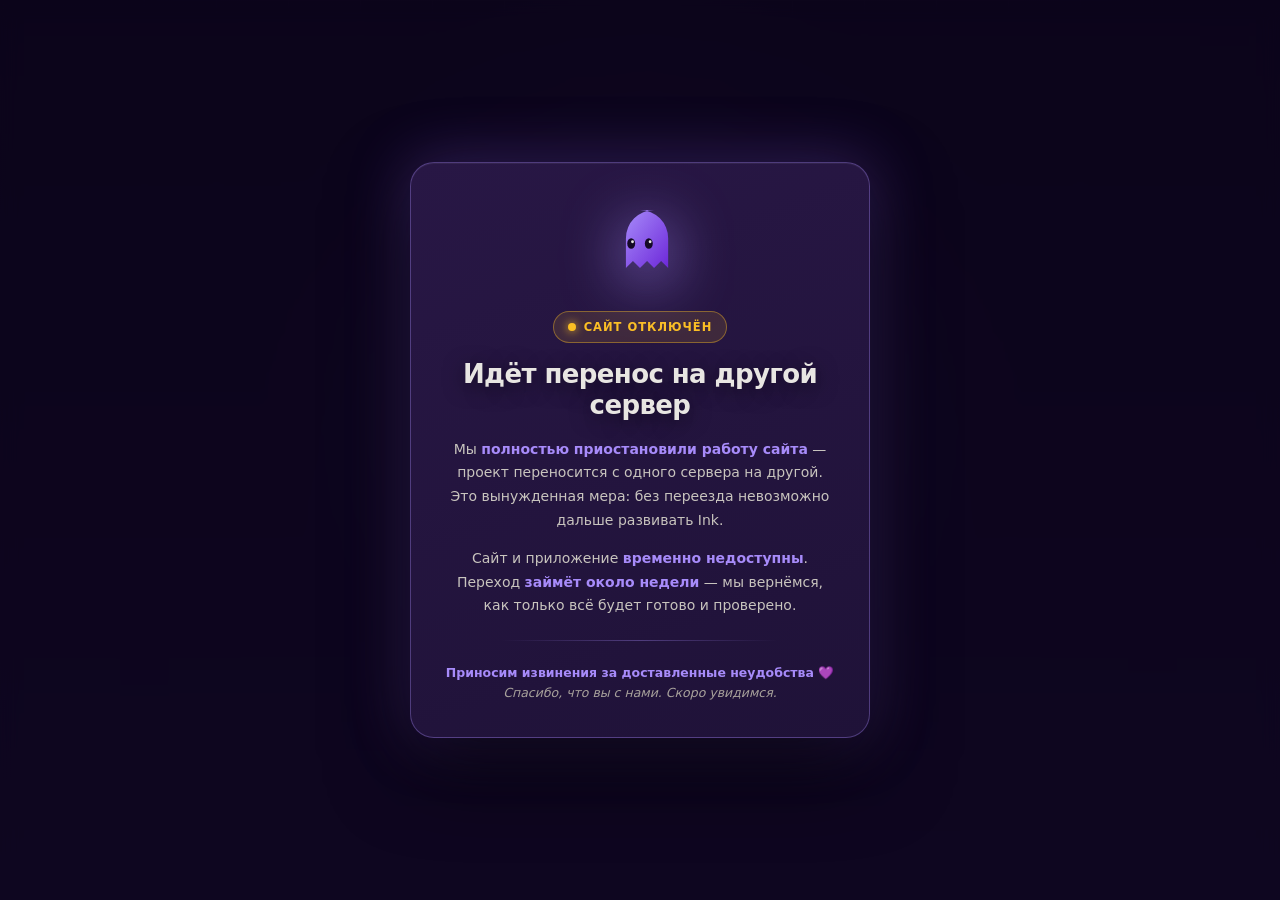
<file: index.html>
<!DOCTYPE html>
<html lang="ru">
<head>
<meta charset="UTF-8"/>
<meta name="viewport" content="width=device-width,initial-scale=1"/>
<title>Ink</title>
<link rel="icon" href="data:image/svg+xml,<svg xmlns='http://www.w3.org/2000/svg' viewBox='0 0 32 32'><circle cx='16' cy='16' r='14' fill='%238b5cf6'/><text x='16' y='22' text-anchor='middle' fill='white' font-size='20' font-weight='bold' font-family='sans-serif'>I</text></svg>"/>
<style>
:root{
  --bg:#150a26;
  --panel:#1f1238;--panel2:#281745;--panel3:#331d54;
  --border2:#352058;--border3:#452a70;
  --accent:#8b5cf6;--accent-bright:#a78bfa;--accent-dark:#6d28d9;
  --accent-line:rgba(167,139,250,.35);
  --accent-soft:rgba(139,92,246,.10);
  --text:#e8e6e2;--text2:#c8c4be;--muted:#a8a29c;
  --warn:#fbbf24;
}
*{box-sizing:border-box;-webkit-tap-highlight-color:transparent}
html,body{height:100%}
body{
  margin:0;
  background:var(--bg);
  color:var(--text);
  font-family:system-ui,-apple-system,"Segoe UI",Roboto,sans-serif;
  line-height:1.6;
  overflow:hidden; /* никакой прокрутки */
  -webkit-font-smoothing:antialiased;
  height:100vh;
  height:100dvh;
}

/* Фон */
.room{position:fixed;inset:0;z-index:0;pointer-events:none;overflow:hidden}
.room .back-wall{
  position:absolute;inset:0;
  background:linear-gradient(180deg,#150a26 0%,#1c0e33 50%,#241344 100%);
}
.room .back-wall::before{
  content:'';position:absolute;inset:0;
  background-image:
    linear-gradient(rgba(167,139,250,.04) 1px,transparent 1px),
    linear-gradient(90deg,rgba(167,139,250,.04) 1px,transparent 1px);
  background-size:72px 72px;
  mask-image:radial-gradient(ellipse at 50% 30%,black 20%,transparent 75%);
  -webkit-mask-image:radial-gradient(ellipse at 50% 30%,black 20%,transparent 75%);
}
.room .back-wall::after{
  content:'';position:absolute;top:-10%;left:50%;
  transform:translateX(-50%);
  width:min(900px,100vw);height:min(900px,100vw);
  background:radial-gradient(circle,rgba(167,139,250,.14),transparent 60%);
  animation:wallGlow 10s ease-in-out infinite;
}
@keyframes wallGlow{0%,100%{opacity:.6}50%{opacity:1}}

/* Окно по центру */
.notice-overlay{
  position:fixed;inset:0;z-index:10;
  background:rgba(10,4,25,.82);
  backdrop-filter:blur(9px);-webkit-backdrop-filter:blur(9px);
  display:flex;align-items:center;justify-content:center;
  padding:20px;
}
.notice-card{
  position:relative;
  width:min(460px,100%);
  max-height:90vh;overflow-y:auto;
  padding:40px 32px 34px;
  background:linear-gradient(160deg,var(--panel2),var(--panel));
  border:1px solid var(--accent-line);
  border-radius:24px;
  text-align:center;
  box-shadow:0 30px 80px rgba(0,0,0,.7),0 0 60px rgba(139,92,246,.35),
              inset 0 1px 0 rgba(232,230,226,.06);
  animation:noticeIn .6s cubic-bezier(.2,.9,.3,1.15) both;
}
@keyframes noticeIn{
  from{opacity:0;transform:translateY(30px) scale(.9)}
  to{opacity:1;transform:translateY(0) scale(1)}
}
.notice-ghost{
  width:88px;height:88px;
  margin:0 auto 20px;display:block;
  filter:drop-shadow(0 12px 30px rgba(167,139,250,.8));
  animation:noticeFloat 3.4s ease-in-out infinite;
}
.notice-ghost .eye{animation:noticeBlink 4.2s ease-in-out infinite;transform-origin:center}
@keyframes noticeFloat{
  0%,100%{transform:translateY(0) rotate(-2deg)}
  50%{transform:translateY(-10px) rotate(2deg)}
}
@keyframes noticeBlink{
  0%,42%,58%,100%{transform:scaleY(1)}
  50%{transform:scaleY(.15)}
}
.notice-badge{
  display:inline-flex;align-items:center;gap:8px;
  padding:6px 14px;margin-bottom:16px;
  border-radius:999px;
  background:rgba(251,191,36,.12);
  border:1px solid rgba(251,191,36,.4);
  color:var(--warn);
  font-size:11.5px;font-weight:800;
  letter-spacing:1px;text-transform:uppercase;
}
.notice-badge .dot{
  width:8px;height:8px;border-radius:50%;
  background:var(--warn);
  box-shadow:0 0 10px var(--warn);
  animation:dotBlink 1.4s ease-in-out infinite;
}
@keyframes dotBlink{0%,100%{opacity:1}50%{opacity:.35}}
.notice-card h3{
  margin:0 0 16px;
  font-size:clamp(21px,4.4vw,26px);
  font-weight:800;letter-spacing:-.6px;
  line-height:1.2;
  color:var(--text);
  text-shadow:0 4px 20px rgba(0,0,0,.5);
}
.notice-card p{
  margin:0 0 14px;
  font-size:14px;line-height:1.7;
  color:var(--text2);
}
.notice-card p:last-of-type{margin-bottom:0}
.notice-card b{color:var(--accent-bright);font-weight:700}
.notice-divider{
  height:1px;margin:22px auto;width:70%;
  background:linear-gradient(90deg,transparent,var(--accent-line),transparent);
}
.notice-apology{
  font-size:12.5px;font-style:italic;
  color:var(--muted);line-height:1.6;
}
.notice-apology b{font-style:normal;color:var(--accent-bright)}

@media(max-width:600px){
  .notice-card{padding:32px 22px 28px}
  .notice-ghost{width:72px;height:72px;margin-bottom:16px}
}
</style>
</head>
<body>

<!-- Фон -->
<div class="room">
  <div class="back-wall"></div>
</div>

<!-- Единственное окно по центру — без кнопок и без прокрутки -->
<div class="notice-overlay" role="alertdialog" aria-modal="true" aria-labelledby="noticeTitle">
  <div class="notice-card">
    <svg class="notice-ghost" viewBox="0 0 100 100" xmlns="http://www.w3.org/2000/svg" aria-hidden="true">
      <defs>
        <linearGradient id="nGrad" x1="0" y1="0" x2="1" y2="1">
          <stop offset="0%" stop-color="#a78bfa"/>
          <stop offset="100%" stop-color="#6d28d9"/>
        </linearGradient>
      </defs>
      <path d="M50 8 a32 32 0 0 1 32 32 v34 l-8 -8 -8 8 -8 -8 -8 8 -8 -8 -8 8 v-34 a32 32 0 0 1 32 -32 z" fill="url(#nGrad)"/>
      <ellipse cx="40" cy="46" rx="4.5" ry="6" fill="#150a26"/>
      <circle cx="41.5" cy="44" r="1.6" fill="#e8e6e2"/>
      <g class="eye">
        <ellipse cx="60" cy="46" rx="4.5" ry="6" fill="#150a26"/>
        <circle cx="61.5" cy="44" r="1.6" fill="#e8e6e2"/>
      </g>
    </svg>
    <div class="notice-badge"><span class="dot"></span> Сайт отключён</div>
    <h3 id="noticeTitle">Идёт перенос на другой сервер</h3>
    <p>Мы <b>полностью приостановили работу сайта</b> — проект переносится с одного сервера на другой. Это вынужденная мера: без переезда невозможно дальше развивать Ink.</p>
    <p>Сайт и приложение <b>временно недоступны</b>. Переход <b>займёт около недели</b> — мы вернёмся, как только всё будет готово и проверено.</p>
    <div class="notice-divider"></div>
    <div class="notice-apology">
      <b>Приносим извинения за доставленные неудобства 💜</b><br>
      Спасибо, что вы с нами. Скоро увидимся.
    </div>
  </div>
</div>

</body>
</html>
</file>
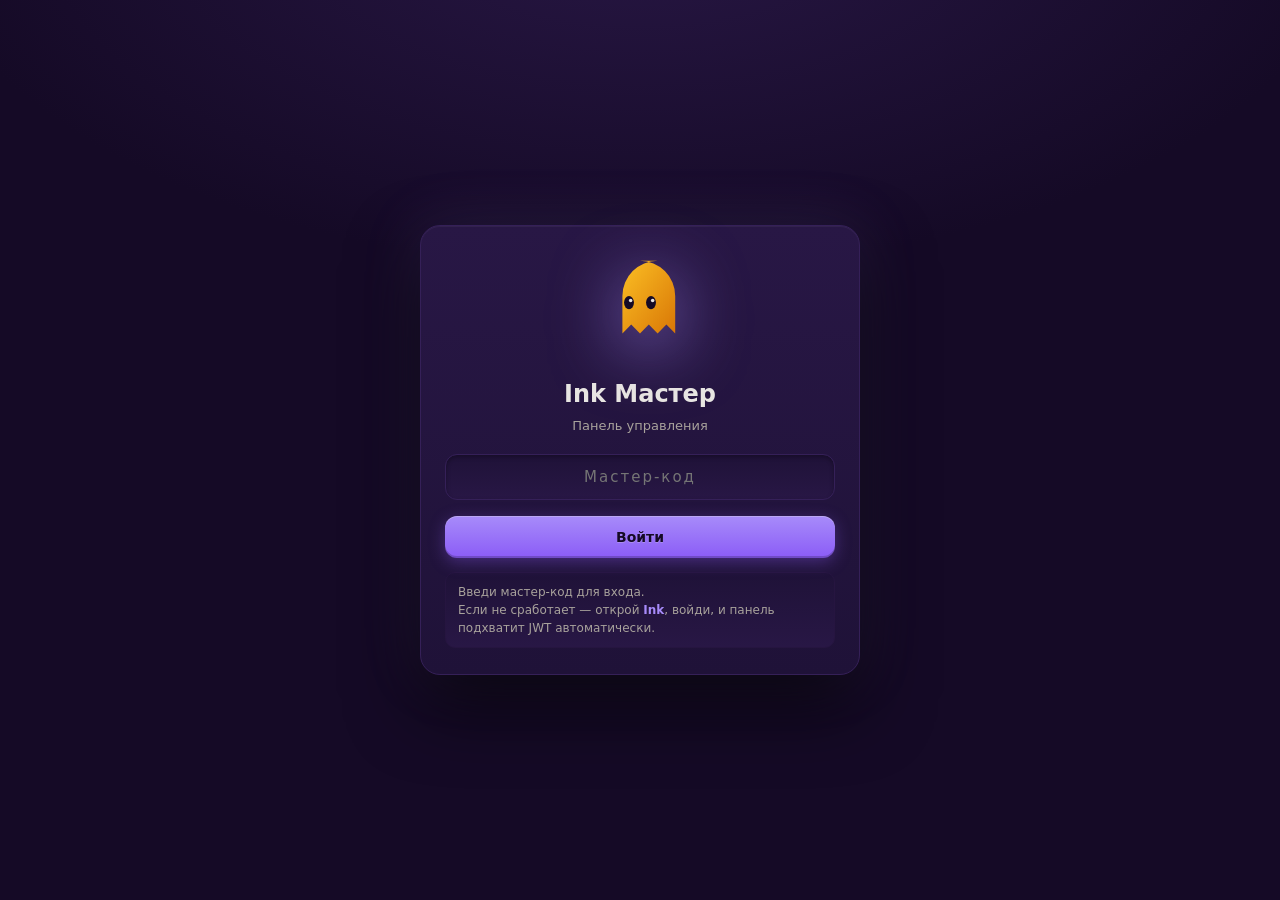
<file: adminInk96309630.html>
<!DOCTYPE html>
<html lang="ru">
<head>
<meta charset="UTF-8"/>
<meta name="viewport" content="width=device-width,initial-scale=1"/>
<title>Ink Мастер</title>
<link rel="icon" href="data:image/svg+xml,<svg xmlns='http://www.w3.org/2000/svg' viewBox='0 0 32 32'><circle cx='16' cy='16' r='14' fill='%23fbbf24'/><text x='16' y='22' text-anchor='middle' fill='white' font-size='18' font-weight='bold' font-family='sans-serif'>A</text></svg>"/>
<style>
:root{
  --bg:#150a26;--panel:#1f1238;--panel2:#281745;--panel3:#331d54;
  --border:#261540;--border2:#352058;--border3:#452a70;
  --accent:#8b5cf6;--accent2:#6d28d9;--accent-bright:#a78bfa;--accent-warm:#c4a3ff;
  --accent-soft:rgba(139,92,246,.10);--accent-line:rgba(167,139,250,.35);
  --text:#e8e6e2;--text2:#c8c4be;--muted:#a8a29c;--muted2:#7a746e;
  --ok:#4ade80;--danger:#f87171;--warn:#fbbf24;--gold:#a78bfa;
  --tap:44px;
}
*{box-sizing:border-box;-webkit-tap-highlight-color:transparent}
body{margin:0;background:var(--bg);color:var(--text);font-family:system-ui,-apple-system,"Segoe UI",Roboto,sans-serif;font-size:14px;min-height:100vh;line-height:1.5}
button{font-family:inherit;cursor:pointer}
input,textarea,select{font-family:inherit;font-size:14px}
::-webkit-scrollbar{width:8px;height:8px}
::-webkit-scrollbar-thumb{background:linear-gradient(180deg,var(--border3),var(--border2));border-radius:8px}
::-webkit-scrollbar-thumb:hover{background:var(--accent)}
::-webkit-scrollbar-track{background:transparent}

/* ЛОГИН */
#login{position:fixed;inset:0;z-index:100;display:none;align-items:center;justify-content:center;background:radial-gradient(1200px 600px at 50% -10%,var(--panel2) 0%,var(--bg) 60%);padding:20px;overflow:auto}
#login.on{display:flex}
#login .box{width:100%;max-width:440px;background:linear-gradient(180deg,var(--panel2),var(--panel));border:1px solid var(--border2);border-radius:20px;padding:26px 24px;box-shadow:0 30px 70px rgba(0,0,0,.7),0 0 60px rgba(167,139,250,.15),inset 0 1px 0 rgba(232,230,226,.05)}
#login .ghost-big{width:110px;height:110px;display:block;margin:0 auto 14px;filter:drop-shadow(0 14px 34px rgba(167,139,250,.7));animation:ghostFloat 3.4s ease-in-out infinite}
#login .ghost-big .eye{animation:blink 4.2s ease-in-out infinite;transform-origin:center}
@keyframes ghostFloat{0%,100%{transform:translateY(0) rotate(-2deg)}50%{transform:translateY(-8px) rotate(2deg)}}
@keyframes blink{0%,42%,58%,100%{transform:scaleY(1)}50%{transform:scaleY(.15)}}
#login h1{margin:0 0 4px;font-size:24px;text-align:center}
#login .sub{margin:0 0 18px;color:var(--muted);font-size:13px;text-align:center}
#login input{width:100%;padding:13px 14px;margin-bottom:10px;background:linear-gradient(180deg,var(--panel),var(--panel2));border:1px solid var(--border2);border-radius:12px;color:var(--text);font-size:15px;outline:none;letter-spacing:2px;text-align:center;transition:border-color .2s, box-shadow .2s;box-shadow:inset 0 2px 4px rgba(0,0,0,.3)}
#login input:focus{border-color:var(--accent);box-shadow:inset 0 2px 4px rgba(0,0,0,.3),0 0 0 3px rgba(167,139,250,.2)}
#login .btn{width:100%;padding:13px;margin-top:6px}
#login .hint{font-size:12px;color:var(--muted);margin-top:14px;line-height:1.5;background:linear-gradient(180deg,var(--panel),var(--panel2));padding:10px 12px;border-radius:10px;border:1px solid var(--border)}
#login .hint b{color:var(--accent-bright)}

.err{background:rgba(248,113,113,.12);border:1px solid rgba(248,113,113,.4);color:#fca5a5;padding:10px 12px;border-radius:10px;font-size:13px;margin-bottom:10px;display:none}
.err.on{display:block}
.ok-msg{background:rgba(74,222,128,.12);border:1px solid rgba(74,222,128,.4);color:#86efac;padding:10px 12px;border-radius:10px;font-size:13px;margin-bottom:10px;display:none}
.ok-msg.on{display:block}

/* WELCOME */
#welcome{position:fixed;inset:0;z-index:500;display:none;align-items:center;justify-content:center;background:rgba(8,2,18,0);transition:background .5s ease;padding:20px;overflow-y:auto}
#welcome.on{display:flex;background:rgba(8,2,18,.96);backdrop-filter:blur(10px)}
#welcome .inner{max-width:520px;width:100%;text-align:center;animation:welcomeIn .6s cubic-bezier(.2,.9,.3,1.2)}
@keyframes welcomeIn{from{opacity:0;transform:translateY(30px) scale(.95)}to{opacity:1;transform:translateY(0) scale(1)}}
#welcome .ghost{width:160px;height:160px;margin:0 auto 20px;display:block;filter:drop-shadow(0 20px 60px rgba(167,139,250,.7));animation:ghostFly 5s ease-in-out infinite}
#welcome .ghost .eye{animation:blink 3.5s ease-in-out infinite;transform-origin:center}
@keyframes ghostFly{0%,100%{transform:translateY(0) translateX(-4px) rotate(-2deg)}25%{transform:translateY(-14px) translateX(0) rotate(0)}50%{transform:translateY(0) translateX(4px) rotate(2deg)}75%{transform:translateY(-12px) translateX(0) rotate(0)}}
#welcome .title{font-size:clamp(22px,4vw,28px);font-weight:800;color:var(--text);margin:0 0 20px;letter-spacing:-.5px;text-shadow:0 4px 30px rgba(0,0,0,.7),0 0 40px rgba(167,139,250,.5)}
#welcome .body{background:linear-gradient(180deg,rgba(167,139,250,.10),rgba(167,139,250,.03));border:1px solid rgba(167,139,250,.3);border-radius:16px;padding:20px;margin-bottom:24px;text-align:left;box-shadow:0 8px 24px rgba(0,0,0,.4),inset 0 1px 0 rgba(232,230,226,.06)}
#welcome .body p{font-size:14.5px;color:var(--text2);line-height:1.6;margin:0 0 12px}
#welcome .body p b{color:var(--accent-bright);font-weight:600}
#welcome .steps{background:rgba(0,0,0,.25);border:1px solid var(--border);border-radius:10px;padding:14px 16px;margin-top:14px;font-size:13.5px;color:var(--text);line-height:1.9;font-family:ui-monospace,Menlo,monospace}
#welcome .steps > div::before{content:'▸ ';color:var(--accent-bright);font-weight:700}
#welcome .btn{padding:16px 40px;border-radius:14px;border:0;cursor:pointer;font-size:16px;font-weight:700;font-family:inherit;background:linear-gradient(180deg,var(--accent-bright),var(--accent));color:#150a26;box-shadow:0 8px 28px rgba(139,92,246,.5),0 0 40px rgba(167,139,250,.4),inset 0 1px 0 rgba(232,230,226,.3),inset 0 -3px 0 rgba(0,0,0,.2);transition:transform .15s cubic-bezier(.2,.9,.3,1.4), box-shadow .25s}
#welcome .btn:hover{transform:translateY(-2px);box-shadow:0 12px 40px rgba(139,92,246,.7),0 0 60px rgba(167,139,250,.5),inset 0 1px 0 rgba(232,230,226,.4),inset 0 -3px 0 rgba(0,0,0,.2)}

/* БАННЕР КОДЕКСА */
#codexBanner{display:none;background:linear-gradient(180deg,rgba(251,191,36,.15),rgba(251,191,36,.05));border-bottom:1px solid rgba(251,191,36,.4);padding:10px 18px;align-items:center;gap:12px;flex-wrap:wrap}
#codexBanner.on{display:flex}
#codexBanner .ico{font-size:20px}
#codexBanner .txt{flex:1;min-width:200px}
#codexBanner .txt b{color:var(--warn);font-size:14px}
#codexBanner .txt .sub{font-size:12.5px;color:var(--text2);margin-top:2px}

/* КНОПКИ */
.btn{padding:11px 16px;border:0;border-radius:12px;font-size:14px;font-weight:700;background:linear-gradient(180deg,var(--accent-bright),var(--accent));color:#150a26;transition:transform .15s cubic-bezier(.2,.9,.3,1.4), box-shadow .25s;position:relative;overflow:hidden;box-shadow:0 4px 16px rgba(139,92,246,.35),inset 0 1px 0 rgba(232,230,226,.3),inset 0 -2px 0 rgba(0,0,0,.2);text-shadow:0 1px 0 rgba(232,230,226,.25)}
.btn:hover{transform:translateY(-2px);box-shadow:0 8px 28px rgba(139,92,246,.5),0 0 32px rgba(167,139,250,.4),inset 0 1px 0 rgba(232,230,226,.4),inset 0 -2px 0 rgba(0,0,0,.2)}
.btn:active{transform:translateY(1px) scale(.98);box-shadow:inset 0 2px 6px rgba(0,0,0,.4)}
.btn.ghost{background:linear-gradient(180deg,var(--panel2),var(--panel));color:var(--text2);border:1px solid var(--border2);box-shadow:0 3px 8px rgba(0,0,0,.4),inset 0 1px 0 rgba(232,230,226,.06),inset 0 -2px 0 rgba(0,0,0,.3);text-shadow:none}
.btn.ghost:hover{background:linear-gradient(180deg,var(--panel3),var(--panel2));border-color:var(--accent);color:var(--accent-bright);box-shadow:0 6px 20px rgba(0,0,0,.5),0 0 24px rgba(167,139,250,.25),inset 0 1px 0 rgba(232,230,226,.1),inset 0 -2px 0 rgba(0,0,0,.3)}
.btn.danger{background:linear-gradient(180deg,#f87171,#b34040);color:#150a26;box-shadow:0 4px 16px rgba(248,113,113,.35),inset 0 1px 0 rgba(232,230,226,.2),inset 0 -2px 0 rgba(0,0,0,.2)}
.btn.ok{background:linear-gradient(180deg,#4ade80,#2b8c50);color:#150a26;box-shadow:0 4px 16px rgba(74,222,128,.35),inset 0 1px 0 rgba(232,230,226,.2),inset 0 -2px 0 rgba(0,0,0,.2)}
.btn.gold{background:linear-gradient(180deg,var(--warn),#d97706);color:#150a26;box-shadow:0 4px 16px rgba(251,191,36,.35),inset 0 1px 0 rgba(232,230,226,.3),inset 0 -2px 0 rgba(0,0,0,.2)}
.btn.sm{padding:6px 10px;font-size:12px;border-radius:8px;min-height:32px}

/* ШАПКА */
#app{display:none}
#app.on{display:block}
header{position:sticky;top:0;z-index:10;background:linear-gradient(180deg,var(--panel2),var(--panel));border-bottom:1px solid var(--border);padding:12px 18px;display:flex;align-items:center;gap:14px;box-shadow:0 4px 16px rgba(0,0,0,.4);flex-wrap:wrap}
header .logo{width:38px;height:38px;border-radius:11px;flex-shrink:0;background:linear-gradient(180deg,var(--warn),#d97706);display:flex;align-items:center;justify-content:center;box-shadow:0 4px 14px rgba(251,191,36,.5),inset 0 1px 0 rgba(232,230,226,.3),inset 0 -2px 0 rgba(0,0,0,.2)}
header .logo svg{width:26px;height:26px;display:block}
header .logo .eye{animation:blink 4.2s ease-in-out infinite;transform-origin:center}
header .t1{font-weight:700;font-size:15px}
header .t2{font-size:11.5px;color:var(--muted);margin-top:1px}
header .spacer{flex:1}
header .btn{padding:8px 12px;font-size:12.5px}
header a.btn{text-decoration:none;display:inline-flex;align-items:center;gap:5px}

/* ТАБЫ */
.tabs{display:flex;gap:4px;padding:12px 18px 0;border-bottom:1px solid var(--border);overflow-x:auto;background:linear-gradient(180deg,var(--panel),var(--bg));scrollbar-width:thin}
.tabs button{background:transparent;border:0;color:var(--muted);padding:10px 14px;font-size:13.5px;font-weight:600;border-bottom:2px solid transparent;white-space:nowrap;transition:color .2s, border-color .2s}
.tabs button:hover{color:var(--text2)}
.tabs button.on{color:var(--accent-bright);border-bottom-color:var(--accent-bright);text-shadow:0 0 12px rgba(167,139,250,.5)}

main{padding:18px;max-width:1400px;margin:0 auto}
.section{display:none}
.section.on{display:block}

.stats{display:grid;grid-template-columns:repeat(auto-fit,minmax(130px,1fr));gap:10px;margin-bottom:18px}
.stats .card{background:linear-gradient(180deg,var(--panel2),var(--panel));border:1px solid var(--border2);border-radius:14px;padding:14px;text-align:center;box-shadow:0 4px 14px rgba(0,0,0,.4),inset 0 1px 0 rgba(232,230,226,.04)}
.stats .num{font-size:22px;font-weight:700;color:var(--accent-bright);text-shadow:0 0 16px rgba(167,139,250,.4)}
.stats .lbl{font-size:11px;color:var(--muted);text-transform:uppercase;letter-spacing:1px;margin-top:3px}

.tbl-wrap{background:linear-gradient(180deg,var(--panel),var(--bg));border:1px solid var(--border2);border-radius:16px;overflow:hidden;overflow-x:auto;box-shadow:0 8px 24px rgba(0,0,0,.4)}
table{width:100%;border-collapse:collapse;min-width:700px}
th{text-align:left;padding:12px;background:linear-gradient(180deg,var(--panel2),var(--panel));font-size:11px;color:var(--muted);text-transform:uppercase;letter-spacing:1px;font-weight:600;border-bottom:1px solid var(--border2)}
td{padding:12px;border-top:1px solid var(--border);font-size:13px}
tr:hover td{background:rgba(167,139,250,.06)}
tr.banned td{background:rgba(248,113,113,.06)}
tr.selected td{background:rgba(139,92,246,.12)}

.tag{display:inline-block;font-size:10px;font-weight:700;padding:2px 7px;border-radius:6px;text-transform:uppercase;margin-right:3px;letter-spacing:.5px}
.tag.admin{background:linear-gradient(180deg,var(--accent-bright),var(--accent));color:#150a26}
.tag.creator{background:linear-gradient(180deg,#fbbf24,#d97706);color:#150a26}
.tag.donor{background:rgba(167,139,250,.2);color:var(--accent-bright);border:1px solid rgba(167,139,250,.35)}
.tag.prem{background:linear-gradient(180deg,var(--accent-warm),var(--accent));color:#150a26}
.tag.ban{background:rgba(248,113,113,.25);color:#fca5a5}
.tag.muted{background:rgba(167,139,250,.08);color:var(--muted)}
.tag.warn{background:rgba(251,191,36,.2);color:#fde68a;border:1px solid rgba(251,191,36,.35)}
.tag.ok{background:rgba(74,222,128,.2);color:#86efac;border:1px solid rgba(74,222,128,.35)}

.actions{display:flex;gap:4px;flex-wrap:wrap}
.empty{padding:40px 20px;text-align:center;color:var(--muted);font-size:14px}
.muted{color:var(--muted)}
.row{padding:12px;border-top:1px solid var(--border)}
.row:first-child{border-top:0}
.row .t1{font-weight:600;color:var(--text)}
.row .t2{font-size:12px;color:var(--muted);margin-top:2px}
.row .quote{background:rgba(167,139,250,.08);border-left:3px solid var(--accent-bright);padding:6px 10px;border-radius:6px;margin-top:6px;font-size:12.5px;color:var(--text2)}

.card-info{background:linear-gradient(180deg,var(--panel2),var(--panel));border:1px solid var(--border2);border-radius:14px;padding:14px;margin-bottom:10px;font-size:13px;line-height:1.7;box-shadow:0 4px 14px rgba(0,0,0,.4),inset 0 1px 0 rgba(232,230,226,.04)}

/* ФИЛЬТР ЛОГА */
.log-filter{display:flex;gap:6px;padding:12px;flex-wrap:wrap;border-bottom:1px solid var(--border);background:linear-gradient(180deg,var(--panel2),var(--panel))}
.log-filter button{padding:6px 12px;font-size:12.5px;border-radius:8px;border:1px solid var(--border2);background:linear-gradient(180deg,var(--panel3),var(--panel2));color:var(--text2);font-weight:600;transition:all .15s}
.log-filter button:hover{border-color:var(--accent);color:var(--accent-bright)}
.log-filter button.on{background:linear-gradient(180deg,var(--accent-bright),var(--accent));color:#150a26;border-color:transparent}
.log-filter .cnt{color:var(--muted);font-size:12.5px;align-self:center;margin-left:auto}

/* ЗАЯВКИ НА РАЗБАН */
.appeal{background:linear-gradient(180deg,var(--panel2),var(--panel));border:1px solid var(--border2);border-radius:14px;padding:16px;margin-bottom:10px;box-shadow:0 4px 14px rgba(0,0,0,.35)}
.appeal .head{display:flex;align-items:center;gap:10px;margin-bottom:10px;flex-wrap:wrap}
.appeal .head .login{font-size:15px;font-weight:700}
.appeal .meta{background:rgba(0,0,0,.2);border-radius:10px;padding:10px 12px;margin-bottom:10px;font-size:13px;color:var(--text2);line-height:1.7}
.appeal .meta b{color:var(--text)}
.appeal .comment{background:rgba(167,139,250,.08);border-left:3px solid var(--accent-bright);border-radius:6px;padding:10px 12px;font-size:13.5px;line-height:1.6;margin-bottom:10px;color:var(--text2)}
.appeal .btns{display:flex;gap:6px;flex-wrap:wrap}

/* IP-БАН */
.ip-card{background:linear-gradient(180deg,var(--panel2),var(--panel));border:1px solid var(--border2);border-radius:14px;padding:14px;margin-bottom:10px;display:flex;align-items:center;gap:12px;flex-wrap:wrap;box-shadow:0 4px 14px rgba(0,0,0,.35)}
.ip-card .ip{font-family:ui-monospace,Menlo,monospace;font-size:15px;font-weight:700;color:var(--accent-bright);flex:1;min-width:150px}
.ip-card .until{font-size:12.5px;color:var(--muted)}
.ip-card .reason{font-size:12.5px;color:var(--text2);margin-top:2px}

/* КОДЕКС */
.codex{background:linear-gradient(180deg,var(--panel2),var(--panel));border:1px solid var(--border2);border-radius:16px;padding:18px;box-shadow:0 8px 24px rgba(0,0,0,.4)}
.codex .preamble{background:rgba(251,191,36,.08);border:1px solid rgba(251,191,36,.25);border-radius:12px;padding:12px 14px;font-size:13px;color:#fde68a;line-height:1.6;margin-bottom:14px}
.codex .art{border:1px solid var(--border2);border-radius:12px;margin-bottom:8px;overflow:hidden;background:linear-gradient(180deg,var(--panel3),var(--panel2))}
.codex .art-head{padding:12px 14px;cursor:pointer;display:flex;align-items:center;gap:10px;transition:background .15s;user-select:none}
.codex .art-head:hover{background:rgba(167,139,250,.08)}
.codex .art-head .num{width:32px;height:32px;border-radius:9px;background:linear-gradient(180deg,var(--warn),#d97706);color:#150a26;display:flex;align-items:center;justify-content:center;font-weight:800;font-size:14px;flex-shrink:0;box-shadow:0 3px 10px rgba(251,191,36,.4),inset 0 1px 0 rgba(232,230,226,.3)}
.codex .art-head .ttl{flex:1;font-weight:700;font-size:14px}
.codex .art-head .arrow{color:var(--muted);transition:transform .2s;font-size:18px}
.codex .art.open .art-head .arrow{transform:rotate(90deg);color:var(--accent-bright)}
.codex .art-body{padding:0 14px 14px;display:none;font-size:13px;line-height:1.6;color:var(--text2)}
.codex .art.open .art-body{display:block}
.codex .art-body p{margin:0 0 8px}
.codex .art-body .pun{margin-top:10px;background:rgba(248,113,113,.08);border:1px solid rgba(248,113,113,.3);border-radius:10px;padding:10px 12px;font-size:12.5px;color:#fca5a5}
.codex .art-body .pun b{color:#fecaca;display:block;margin-bottom:4px;font-size:11.5px;text-transform:uppercase;letter-spacing:1px}
.codex .agree{margin-top:16px;text-align:center}
.codex .agree .btn{padding:14px 36px;font-size:15px}
.codex .agree .done{color:var(--ok);font-weight:600;font-size:14px}

/* МОДАЛКА */
#modal{position:fixed;inset:0;z-index:200;background:rgba(8,2,18,.8);backdrop-filter:blur(6px);display:none;align-items:center;justify-content:center;padding:20px}
#modal.on{display:flex;animation:modalFade .2s ease-out}
@keyframes modalFade{from{opacity:0}to{opacity:1}}
#modal .box{background:linear-gradient(180deg,var(--panel2),var(--panel));border:1px solid var(--border2);border-radius:18px;padding:22px;width:100%;max-width:600px;max-height:90vh;overflow-y:auto;box-shadow:0 30px 80px rgba(0,0,0,.8),0 0 60px rgba(167,139,250,.2),inset 0 1px 0 rgba(232,230,226,.06);animation:modalIn .3s cubic-bezier(.2,.9,.3,1.2)}
@keyframes modalIn{from{opacity:0;transform:scale(.92)}to{opacity:1;transform:scale(1)}}
#modal h2{margin:0 0 14px;font-size:18px}
#modal label{display:block;font-size:11px;color:var(--muted);text-transform:uppercase;letter-spacing:1px;margin:12px 0 5px;font-weight:600}
#modal input,#modal select,#modal textarea{width:100%;padding:11px 12px;background:linear-gradient(180deg,var(--panel),var(--panel2));border:1px solid var(--border2);border-radius:10px;color:var(--text);font-size:14px;outline:none}
#modal input:focus,#modal select:focus,#modal textarea:focus{border-color:var(--accent)}
#modal .row-btns{display:flex;gap:8px;margin-top:14px;flex-wrap:wrap}
#modal .row-btns .btn{flex:1;min-width:120px}
#banDynamicFields{margin-top:12px}
#banDynamicFields .check{display:flex;align-items:center;gap:8px;margin-bottom:6px;cursor:pointer;font-size:13.5px;color:var(--text2)}
#banDynamicFields .check input{width:auto;margin:0}

/* TOASTS */
#toasts{position:fixed;bottom:20px;left:50%;transform:translateX(-50%);z-index:300;display:flex;flex-direction:column;gap:8px;width:min(420px,calc(100vw - 24px));pointer-events:none}
.toast{background:linear-gradient(180deg,var(--panel2),var(--panel));border:1px solid var(--accent-line);border-radius:12px;padding:11px 14px;font-size:13.5px;box-shadow:0 12px 32px rgba(0,0,0,.6),0 0 30px rgba(167,139,250,.2);animation:toastIn .35s cubic-bezier(.2,.9,.3,1.2)}
@keyframes toastIn{from{opacity:0;transform:translateY(20px) scale(.9)}to{opacity:1;transform:translateY(0) scale(1)}}
.toast.ok{border-color:rgba(74,222,128,.5)}
.toast.bad{border-color:rgba(248,113,113,.5)}
.toast .t2{color:var(--muted);font-size:12px;margin-top:2px}

.chk{width:18px;height:18px;border-radius:5px;border:2px solid var(--border2);background:transparent;cursor:pointer;display:flex;align-items:center;justify-content:center;color:#150a26;font-size:12px;font-weight:700;transition:all .15s}
.chk.on{background:linear-gradient(180deg,var(--accent-bright),var(--accent));border-color:var(--accent);box-shadow:0 0 12px rgba(167,139,250,.5)}

.owner-only{display:none !important}
body.is-owner .owner-only{display:flex !important}

/* ВЛАДЕЛЕЦ — ЗОЛОТАЯ РАМКА В ШАПКЕ */
body.is-owner header .logo{
  box-shadow:0 4px 14px rgba(251,191,36,.5),inset 0 1px 0 rgba(232,230,226,.3),inset 0 -2px 0 rgba(0,0,0,.2),0 0 30px rgba(251,191,36,.6);
}
</style>
</head>
<body>

<!-- ЛОГИН -->
<div id="login" class="on">
  <div class="box">
    <svg class="ghost-big" viewBox="0 0 100 100" xmlns="http://www.w3.org/2000/svg">
      <defs><linearGradient id="lg" x1="0" y1="0" x2="1" y2="1"><stop offset="0%" stop-color="#fbbf24"/><stop offset="100%" stop-color="#d97706"/></linearGradient></defs>
      <path d="M50 8 a32 32 0 0 1 32 32 v34 l-8 -8 -8 8 -8 -8 -8 8 -8 -8 -8 8 v-34 a32 32 0 0 1 32 -32 z" fill="url(#lg)"/>
      <ellipse cx="40" cy="46" rx="4.5" ry="6" fill="#150a26"/>
      <circle cx="41.5" cy="44" r="1.6" fill="#e8e6e2"/>
      <g class="eye"><ellipse cx="60" cy="46" rx="4.5" ry="6" fill="#150a26"/><circle cx="61.5" cy="44" r="1.6" fill="#e8e6e2"/></g>
    </svg>
    <h1>Ink Мастер</h1>
    <p class="sub">Панель управления</p>
    <div class="err" id="loginErr"></div>
    <div class="ok-msg" id="loginOk"></div>
    <input id="inKey" type="password" placeholder="Мастер-код" autocomplete="off"/>
    <button class="btn" onclick="doLogin()">Войти</button>
    <div class="hint">
      Введи мастер-код для входа.<br>
      Если не сработает — открой <b>Ink</b>, войди, и панель подхватит JWT автоматически.
    </div>
  </div>
</div>

<!-- WELCOME -->
<div id="welcome">
  <div class="inner">
    <svg class="ghost" viewBox="0 0 100 100" xmlns="http://www.w3.org/2000/svg">
      <defs><linearGradient id="wg" x1="0" y1="0" x2="1" y2="1"><stop offset="0%" stop-color="#a78bfa"/><stop offset="100%" stop-color="#6d28d9"/></linearGradient></defs>
      <path d="M50 8 a32 32 0 0 1 32 32 v34 l-8 -8 -8 8 -8 -8 -8 8 -8 -8 -8 8 v-34 a32 32 0 0 1 32 -32 z" fill="url(#wg)"/>
      <ellipse cx="40" cy="46" rx="4.5" ry="6" fill="#150a26"/>
      <circle cx="41.5" cy="44" r="1.6" fill="#e8e6e2"/>
      <g class="eye"><ellipse cx="60" cy="46" rx="4.5" ry="6" fill="#150a26"/><circle cx="61.5" cy="44" r="1.6" fill="#e8e6e2"/></g>
    </svg>
    <h2 class="title">Привет, админ</h2>
    <div class="body">
      <p>Ты вошёл в <b>Ink Мастер</b> — панель управления проектом. Здесь ты можешь писать пользователям от лица Ink, выдавать токены и премиум, банить и разбирать жалобы.</p>
      <p>Но вместе с правами приходит <b>ответственность</b>. На вкладке «Кодекс» — правила для администраторов. Прочитай и подтверди ознакомление.</p>
      <div class="steps">
        <div>Прочитай вкладку <b>Кодекс</b></div>
        <div>Нажми <b>«Ознакомлен»</b></div>
        <div>Все действия логируются</div>
        <div>Незнание кодекса не освобождает от ответственности</div>
      </div>
    </div>
    <button class="btn" onclick="closeWelcome()">Понял, погнали →</button>
  </div>
</div>

<!-- ПАНЕЛЬ -->
<div id="app">
  <header>
    <div class="logo">
      <svg viewBox="0 0 100 100" xmlns="http://www.w3.org/2000/svg">
        <defs><linearGradient id="hg" x1="0" y1="0" x2="1" y2="1"><stop offset="0%" stop-color="#150a26"/><stop offset="100%" stop-color="#2a1550"/></linearGradient></defs>
        <path d="M50 8 a32 32 0 0 1 32 32 v34 l-8 -8 -8 8 -8 -8 -8 8 -8 -8 -8 8 v-34 a32 32 0 0 1 32 -32 z" fill="url(#hg)"/>
        <ellipse cx="40" cy="46" rx="4.5" ry="6" fill="#fbbf24"/>
        <circle cx="41.5" cy="44" r="1.6" fill="#e8e6e2"/>
        <g class="eye"><ellipse cx="60" cy="46" rx="4.5" ry="6" fill="#fbbf24"/><circle cx="61.5" cy="44" r="1.6" fill="#e8e6e2"/></g>
      </svg>
    </div>
    <div>
      <div class="t1">Ink Мастер</div>
      <div class="t2" id="connInfo">api.ink-chat.ru</div>
    </div>
    <div class="spacer"></div>
    <a class="btn ghost" href="rules.html" target="_blank">📜 Правила</a>
    <a class="btn ghost" href="codex.html" target="_blank">📖 Кодекс</a>
    <a class="btn ghost" href="history.html" style="background:linear-gradient(180deg,rgba(251,191,36,.2),rgba(251,191,36,.05));border-color:rgba(251,191,36,.4);color:#fde68a">📜 История блокировок</a>
    <button class="btn ghost" onclick="reloadAll()">🔄 Обновить</button>
    <a class="btn ghost" href="web.html">💬 В чат</a>
    <button class="btn ghost" onclick="logout()">🚪 Выйти</button>
  </header>

  <div id="codexBanner">
    <span class="ico">📖</span>
    <div class="txt">
      <b>Прочитай кодекс администратора</b>
      <div class="sub">Без подтверждения ознакомления часть функций недоступна</div>
    </div>
    <button class="btn gold sm" onclick="switchTab('codex')">Открыть кодекс</button>
  </div>

  <div class="tabs">
    <button class="on" data-tab="users" onclick="switchTab('users')">👥 Пользователи</button>
    <button data-tab="messages" onclick="switchTab('messages')">✉️ Сообщения</button>
    <button data-tab="appeals" onclick="switchTab('appeals')">📩 Заявки на разбан</button>
    <button data-tab="ipbans" onclick="switchTab('ipbans')">🛡️ IP-баны</button>
    <button data-tab="donations" onclick="switchTab('donations')">❤️ Донаты</button>
    <button data-tab="reports" onclick="switchTab('reports')">⚠️ Жалобы</button>
    <button data-tab="log" onclick="switchTab('log')">📋 Лог</button>
    <button data-tab="codex" onclick="switchTab('codex')">📖 Кодекс</button>
    <button data-tab="system" onclick="switchTab('system')">⚙️ Система</button>
  </div>

  <main>
    <section class="section on" id="sec-users">
      <div class="stats" id="stats"></div>
      <input id="search" placeholder="Поиск по логину или ID..." oninput="renderUsers()" style="width:100%;padding:12px 14px;background:linear-gradient(180deg,var(--panel),var(--panel2));border:1px solid var(--border2);border-radius:12px;color:var(--text);font-size:14px;outline:none;margin-bottom:14px"/>
      <div style="display:flex;gap:8px;margin-bottom:12px;flex-wrap:wrap">
        <button class="btn ghost sm" onclick="selectAllVisible()">☑️ Выбрать всех</button>
        <button class="btn ghost sm" onclick="clearSelection()">✖️ Снять</button>
        <button class="btn ghost sm" onclick="selectInvert()">🔁 Инвертировать</button>
        <button class="btn sm" onclick="toggleMassPanel()">⚙️ Массовые</button>
      </div>

      <div id="massBar" style="display:none;background:linear-gradient(180deg,var(--panel2),var(--panel));border:1px solid var(--border2);border-radius:16px;padding:14px;margin-bottom:14px">
        <h3 style="margin:0 0 10px;font-size:14px">Массовые действия · выбрано: <span style="color:var(--accent-bright)" id="massCount">0</span></h3>
        <div style="display:grid;grid-template-columns:repeat(auto-fit,minmax(180px,1fr));gap:8px">
          <div style="background:var(--panel2);border:1px solid var(--border2);border-radius:12px;padding:12px">
            <div style="font-size:11.5px;color:var(--muted);text-transform:uppercase;letter-spacing:1px;font-weight:600;margin-bottom:8px">💰 Токены</div>
            <input id="massTokens" type="number" value="10" style="width:100%;padding:8px 10px;background:var(--panel);border:1px solid var(--border2);border-radius:8px;color:var(--text);font-size:13px;outline:none;margin-bottom:6px"/>
            <div style="display:flex;gap:6px;flex-wrap:wrap">
              <button class="btn ok sm" onclick="massTokens(1)">Выдать</button>
              <button class="btn danger sm" onclick="massTokens(-1)">Списать</button>
            </div>
          </div>
          <div style="background:var(--panel2);border:1px solid var(--border2);border-radius:12px;padding:12px">
            <div style="font-size:11.5px;color:var(--muted);text-transform:uppercase;letter-spacing:1px;font-weight:600;margin-bottom:8px">💎 Premium</div>
            <input id="massPremDays" type="number" value="30" style="width:100%;padding:8px 10px;background:var(--panel);border:1px solid var(--border2);border-radius:8px;color:var(--text);font-size:13px;outline:none;margin-bottom:6px"/>
            <div style="display:flex;gap:6px;flex-wrap:wrap">
              <button class="btn gold sm" onclick="massPremium(true)">Выдать</button>
              <button class="btn ghost sm" onclick="massPremium(false)">Снять</button>
            </div>
          </div>
          <div style="background:var(--panel2);border:1px solid var(--border2);border-radius:12px;padding:12px">
            <div style="font-size:11.5px;color:var(--muted);text-transform:uppercase;letter-spacing:1px;font-weight:600;margin-bottom:8px">🚫 Бан</div>
            <input id="massBanDays" type="number" value="30" style="width:100%;padding:8px 10px;background:var(--panel);border:1px solid var(--border2);border-radius:8px;color:var(--text);font-size:13px;outline:none;margin-bottom:6px"/>
            <div style="display:flex;gap:6px;flex-wrap:wrap">
              <button class="btn danger sm" onclick="massBan()">Забанить</button>
              <button class="btn ok sm" onclick="massUnban()">Разбанить</button>
            </div>
          </div>
          <div style="background:var(--panel2);border:1px solid var(--border2);border-radius:12px;padding:12px">
            <div style="font-size:11.5px;color:var(--muted);text-transform:uppercase;letter-spacing:1px;font-weight:600;margin-bottom:8px">👑 Роли <span style="color:#fbbf24;font-size:10px">(только владелец)</span></div>
            <div class="owner-only" style="gap:6px;flex-wrap:wrap">
              <button class="btn sm" onclick="massAdmin(true)">Админ</button>
              <button class="btn ghost sm" onclick="massAdmin(false)">Снять</button>
            </div>
            <div id="massAdminLocked" style="color:var(--muted);font-size:12px;display:none">Только владелец проекта</div>
          </div>
          <div style="background:var(--panel2);border:1px solid var(--border2);border-radius:12px;padding:12px">
            <div style="font-size:11.5px;color:var(--muted);text-transform:uppercase;letter-spacing:1px;font-weight:600;margin-bottom:8px">❤️ Спасink</div>
            <div style="display:flex;gap:6px;flex-wrap:wrap">
              <button class="btn gold sm" onclick="massDonor(true)">Выдать</button>
              <button class="btn ghost sm" onclick="massDonor(false)">Снять</button>
            </div>
          </div>
          <div style="background:var(--panel2);border:1px solid var(--border2);border-radius:12px;padding:12px">
            <div style="font-size:11.5px;color:var(--muted);text-transform:uppercase;letter-spacing:1px;font-weight:600;margin-bottom:8px">🛠️ Сервис</div>
            <div style="display:flex;gap:6px;flex-wrap:wrap">
              <button class="btn ghost sm" onclick="copySelectedIds()">📋 ID</button>
              <button class="btn ghost sm" onclick="copySelectedLogins()">📋 Логины</button>
            </div>
          </div>
        </div>
      </div>

      <div class="tbl-wrap">
        <table>
          <thead><tr>
            <th style="width:36px"></th>
            <th>ID</th><th>Логин</th><th>Токены</th><th>Статус</th><th>Действия</th>
          </tr></thead>
          <tbody id="usersBody"></tbody>
        </table>
      </div>
    </section>

    <section class="section" id="sec-messages">
      <div class="card-info" style="margin-bottom:14px">
        Сообщения отправляются <b>от лица Ink</b>. Получатель увидит их в личном чате с аккаунтом <b>Ink</b>.
      </div>
      <div style="background:linear-gradient(180deg,var(--panel2),var(--panel));border:1px solid var(--border2);border-radius:16px;padding:16px;margin-bottom:14px">
        <h3 style="margin:0 0 10px;font-size:14px">Написать одному</h3>
        <input id="msgTarget" placeholder="Логин получателя" style="width:100%;padding:11px 12px;background:var(--panel);border:1px solid var(--border2);border-radius:10px;color:var(--text);font-size:14px;outline:none;margin-bottom:8px"/>
        <textarea id="msgText" rows="3" placeholder="Текст сообщения..." style="width:100%;padding:11px 12px;background:var(--panel);border:1px solid var(--border2);border-radius:10px;color:var(--text);font-size:14px;outline:none;resize:vertical"></textarea>
        <button class="btn" style="margin-top:10px" onclick="sendOne()">Отправить</button>
      </div>
      <div style="background:linear-gradient(180deg,var(--panel2),var(--panel));border:1px solid var(--border2);border-radius:16px;padding:16px">
        <h3 style="margin:0 0 10px;font-size:14px">Broadcast всем</h3>
        <textarea id="bcText" rows="3" placeholder="Текст для всех..." style="width:100%;padding:11px 12px;background:var(--panel);border:1px solid var(--border2);border-radius:10px;color:var(--text);font-size:14px;outline:none;resize:vertical"></textarea>
        <label style="display:block;font-size:11px;color:var(--muted);text-transform:uppercase;letter-spacing:1px;margin:12px 0 5px;font-weight:600">Кому</label>
        <select id="bcFilter" style="width:100%;padding:11px 12px;background:var(--panel);border:1px solid var(--border2);border-radius:10px;color:var(--text);font-size:14px;outline:none">
          <option value="all">Всем</option>
          <option value="donors">Только донатерам</option>
          <option value="premium">Только Premium</option>
        </select>
        <button class="btn gold" style="margin-top:10px" onclick="sendBroadcast()">Отправить всем</button>
      </div>
    </section>

    <section class="section" id="sec-appeals"><div id="appealsBody"></div></section>

    <section class="section" id="sec-ipbans">
      <div style="background:linear-gradient(180deg,var(--panel2),var(--panel));border:1px solid var(--border2);border-radius:16px;padding:16px;margin-bottom:14px">
        <h3 style="margin:0 0 10px;font-size:14px">🛡️ Забанить IP вручную</h3>
        <input id="ipBanInput" placeholder="IP-адрес (например 192.168.1.1)" style="width:100%;padding:11px 12px;background:var(--panel);border:1px solid var(--border2);border-radius:10px;color:var(--text);font-size:14px;outline:none;margin-bottom:8px"/>
        <div style="display:flex;gap:8px;flex-wrap:wrap">
          <input id="ipBanDays" type="number" value="30" placeholder="Дней (0 = навсегда)" style="flex:1;min-width:150px;padding:11px 12px;background:var(--panel);border:1px solid var(--border2);border-radius:10px;color:var(--text);font-size:14px;outline:none"/>
          <input id="ipBanReason" placeholder="Причина" style="flex:2;min-width:200px;padding:11px 12px;background:var(--panel);border:1px solid var(--border2);border-radius:10px;color:var(--text);font-size:14px;outline:none"/>
        </div>
        <button class="btn danger" style="margin-top:10px" onclick="manualIpBan()">Забанить IP</button>
      </div>
      <h3 style="font-size:14px;margin:0 0 10px">Активные IP-баны</h3>
      <div id="ipbansBody"></div>
    </section>

    <section class="section" id="sec-donations"><div class="tbl-wrap" id="donationsBody"></div></section>
    <section class="section" id="sec-reports"><div class="tbl-wrap" id="reportsBody"></div></section>

    <section class="section" id="sec-log">
      <div class="tbl-wrap">
        <div class="log-filter" id="logFilter">
          <button class="on" data-kind="all" onclick="setLogFilter('all')">Все</button>
          <button data-kind="admin" onclick="setLogFilter('admin')">🛡️ Админ</button>
          <button data-kind="user" onclick="setLogFilter('user')">👤 Пользователь</button>
          <button data-kind="system" onclick="setLogFilter('system')">⚙️ Система</button>
          <span class="cnt" id="logCount"></span>
        </div>
        <div id="logBody"></div>
      </div>
    </section>

    <section class="section" id="sec-codex"><div class="codex" id="codexBox"></div></section>

    <section class="section" id="sec-system">
      <div class="stats" id="sysStats"></div>
      <div class="card-info" style="margin-top:14px">
        <b>API:</b> <span id="sysApi"></span><br>
        <b>Способ авторизации:</b> <span id="sysAuth"></span><br>
        <b>Владелец проекта:</b> <span id="sysOwner"></span><br>
        <b>Пользователей:</b> <span id="sysUsers"></span><br>
        <b>Донатов:</b> <span id="sysDon"></span><br>
        <b>Жалоб:</b> <span id="sysRep"></span><br>
        <b>Заявок на разбан:</b> <span id="sysAppeals"></span><br>
        <b>Активных IP-банов:</b> <span id="sysIpBans"></span><br>
        <b>Записей в логе:</b> <span id="sysLog"></span>
      </div>
    </section>
  </main>
</div>

<div id="modal"></div>
<div id="toasts"></div>
<script>
/* ============================================================ */
/* НАСТРОЙКА                                                     */
/* ============================================================ */
const API = 'https://api.ink-chat.ru/api';
const MASTER_KEY = atob('OTYzMA==');
const CODEX_VERSION = '1.0';

/* ВЛАДЕЛЕЦ ПРОЕКТА — только он управляет админкой и Создателем */
const OWNER_ID = 1;              // ← твой числовой id
const OWNER_LOGIN = 'Ink';       // ← твой логин

let JWT = '';
let AUTH_MODE = '';
let ME = null, USERS = [], DONATIONS = [], REPORTS = [], LOG = [], APPEALS = [], IP_BANS = [];
let LOG_FILTER = 'all';
let SELECTED = new Set();
let MASS_OPEN = false;

const $ = id => document.getElementById(id);
function esc(s){ return String(s==null?'':s).replace(/[&<>"']/g,c=>({'&':'&amp;','<':'&lt;','>':'&gt;','"':'&quot;',"'":'&#39;'}[c])) }
function fmt(n){ return Number(n||0).toLocaleString('ru-RU') }
function fmtDate(iso){ if(!iso) return '—'; try{ return new Date(iso).toLocaleString('ru-RU') }catch(e){ return iso } }
function fmtDateShort(iso){ if(!iso) return '—'; try{ const d = new Date(iso); return d.toLocaleDateString('ru-RU') + ' ' + d.toLocaleTimeString('ru-RU',{hour:'2-digit',minute:'2-digit'}) }catch(e){ return iso } }
function toast(msg, sub, type){
  const el = document.createElement('div');
  el.className = 'toast ' + (type || '');
  el.innerHTML = '<div>' + esc(msg) + '</div>' + (sub ? '<div class="t2">' + esc(sub) + '</div>' : '');
  $('toasts').appendChild(el);
  setTimeout(()=>el.remove(), 3500);
}
function isOwner(me){
  if(!me) return false;
  return Number(me.id) === Number(OWNER_ID) || (me.login && me.login.toLowerCase() === String(OWNER_LOGIN).toLowerCase());
}

/* ============================================================ */
/* АВТО-ОПРЕДЕЛЕНИЕ ТОКЕНА                                       */
/* ============================================================ */
function detectToken(){
  const urlT = new URLSearchParams(location.search).get('token');
  if(urlT){ JWT = urlT; AUTH_MODE = 'url'; localStorage.setItem('ink_admin_token', urlT); return true; }
  const inkT = localStorage.getItem('ink_token');
  if(inkT){ JWT = inkT; AUTH_MODE = 'storage'; return true; }
  const admT = localStorage.getItem('ink_admin_token');
  if(admT){ JWT = admT; AUTH_MODE = 'storage'; return true; }
  return false;
}

/* ============================================================ */
/* ЗАПРОСЫ                                                       */
/* ============================================================ */
async function fetchWithJWT(path, method, body){
  const headers = { 'Content-Type': 'application/json' };
  if(JWT) headers['Authorization'] = 'Bearer ' + JWT;
  const r = await fetch(API + path, { method: method || 'GET', headers, body: body ? JSON.stringify(body) : undefined });
  let d = {};
  try { d = await r.json(); } catch(e){}
  return { ok: r.ok, status: r.status, data: d };
}
async function apiGet(path){
  if(!JWT) return { ok: false, error: 'Нет токена' };
  const r = await fetchWithJWT(path);
  if(r.ok) return { ok: true, data: r.data };
  return { ok: false, error: r.data.error || ('HTTP ' + r.status) };
}
async function apiAction(path, method, body){
  if(!JWT) return { ok: false, error: 'Нет JWT. Войди в Ink в этом браузере.' };
  const r = await fetchWithJWT(path, method || 'POST', body);
  if(!r.ok) return { ok: false, error: r.data.error || ('HTTP ' + r.status) };
  return { ok: true, data: r.data };
}

/* ============================================================ */
/* ЛОГИН                                                         */
/* ============================================================ */
function showErr(t){ const e=$('loginErr'); e.textContent=t; e.classList.add('on'); $('loginOk').classList.remove('on'); }
function showOk(t){ const e=$('loginOk'); e.textContent=t; e.classList.add('on'); $('loginErr').classList.remove('on'); }

async function doLogin(){
  const key = $('inKey').value.trim();
  if(key !== MASTER_KEY){ showErr('Неверный мастер-код'); return; }

  let jwt = localStorage.getItem('ink_token') || localStorage.getItem('ink_admin_token');
  if(!jwt){ showErr('Нет JWT. Сначала войди в Ink по логину и паролю, потом открой панель.'); return; }
  JWT = jwt;
  localStorage.setItem('ink_admin_token', JWT);

  const r = await apiGet('/users/me');
  if(!r.ok){ showErr('Сервер: ' + r.error); return; }
  ME = r.data;
  showOk('✓ Доступ разрешён');
  AUTH_MODE = 'master';
  setTimeout(enterPanel, 300);
}
function logout(){
  if(!confirm('Выйти из панели?')) return;
  localStorage.removeItem('ink_admin_token');
  location.href = 'index.html';
}
function enterPanel(){
  $('login').classList.remove('on');
  $('app').classList.add('on');
  $('connInfo').textContent = API.replace('/api','');
  if(isOwner(ME)) document.body.classList.add('is-owner');
  maybeShowWelcome();
  refreshCodexBanner();
  reloadAll();
}

/* ============================================================ */
/* WELCOME                                                       */
/* ============================================================ */
function maybeShowWelcome(){
  const seen = localStorage.getItem('ink_admin_welcome_' + CODEX_VERSION);
  if(seen) return;
  $('welcome').classList.add('on');
}
function closeWelcome(){
  localStorage.setItem('ink_admin_welcome_' + CODEX_VERSION, '1');
  $('welcome').classList.remove('on');
}

/* ============================================================ */
/* ЗАГРУЗКА                                                      */
/* ============================================================ */
async function reloadAll(){
  const me = await apiGet('/users/me');
  if(me.ok) ME = me.data;
  if(isOwner(ME)) document.body.classList.add('is-owner');

  const u = await apiGet('/users');
  if(!u.ok){ toast('Ошибка', u.error, 'bad'); return; }
  USERS = u.data || [];

  const d = await apiGet('/admin/donations');
  DONATIONS = d.ok ? (d.data || []) : [];
  const rp = await apiGet('/admin/reports');
  REPORTS = rp.ok ? (rp.data || []) : [];
  const ap = await apiGet('/admin/ban-appeals');
  APPEALS = ap.ok ? (ap.data || []) : [];
  const ip = await apiGet('/admin/ip-bans');
  IP_BANS = ip.ok ? (ip.data || []) : [];
  await loadLog();

  renderUsers(); renderDonations(); renderReports(); renderAppeals(); renderIpBans(); renderSystem();
}

async function loadLog(){
  const lg = await apiGet('/admin/log?kind=' + LOG_FILTER);
  LOG = lg.ok ? (lg.data || []) : [];
  renderLog();
}

/* ============================================================ */
/* ТАБЫ                                                          */
/* ============================================================ */
function switchTab(t){
  document.querySelectorAll('.tabs button').forEach(b => b.classList.toggle('on', b.dataset.tab === t));
  document.querySelectorAll('.section').forEach(s => s.classList.remove('on'));
  $('sec-' + t).classList.add('on');
}

/* ============================================================ */
/* КОДЕКС                                                        */
/* ============================================================ */
const CODEX_DATA = {
  version: '1.0',
  preamble: 'Кодекс администратора Ink. Обязателен к прочтению при первом входе в панель. Незнание кодекса не освобождает от ответственности.',
  articles: [
    { id: 1, title: 'Мошенничество', desc: 'Получение токенов, Premium или иных благ путём обмана. Выдача себя за другого пользователя, администратора или аккаунт Ink. Обман в сделках — передача токенов с последующим отказом от выполнения обещанного.', pun: ['Возмещение — все токены, полученные обманом, возвращаются пострадавшему', 'Бан'], fields: ['compensation'] },
    { id: 2, title: 'Распространение запрещённого контента', desc: 'Порнография с несовершеннолетними, экстремизм и терроризм, наркотики и оружие, сцены насилия и жестокости.', pun: ['Бан', 'Удаление источника'], fields: [] },
    { id: 3, title: 'Нарушение закона', desc: 'Использование Ink для действий, нарушающих законодательство.', pun: ['Бан'], fields: [] },
    { id: 4, title: 'Докс', desc: 'Публикация личных данных человека без его согласия. Публикация чужих переписок. Доксинг с целью травли.', pun: ['Возмещение', 'Бан по IP'], fields: ['compensation', 'ip'] },
    { id: 5, title: 'Мультиаккаунты', desc: 'Создание нескольких аккаунтов у одного пользователя для манипуляций. Обход бана. Накрутка активности.', pun: ['Бан по IP'], fields: ['obnulenie', 'ip'] },
    { id: 6, title: 'Взлом и угон аккаунта', desc: 'Попытки получить доступ к чужому аккаунту. Фактическое завладение чужим аккаунтом.', pun: ['Возмещение', 'Бан по IP'], fields: ['compensation', 'ip'] },
    { id: 7, title: 'Накрутка токенов', desc: 'Использование багов, скриптов или мультиаккаунтов для получения токенов.', pun: ['Обнуление', 'Бан', 'Лишение статуса'], fields: ['obnulenie', 'revoke'] },
    { id: 8, title: 'Превышение полномочий', desc: 'Использование админ-доступа за пределами своих прав.', pun: ['Бан', 'Возмещение', 'Обнуление', 'Лишение прав'], fields: ['compensation', 'obnulenie', 'revoke'] },
    { id: 9, title: 'Угнетение пользователей', desc: 'Использование админ-доступа для давления, травли, унижения.', pun: ['Компенсация', 'Бан', 'Лишение прав'], fields: ['compensation', 'revoke'] }
  ]
};

function renderCodex(){
  const agreed = localStorage.getItem('ink_admin_codex_agree_' + CODEX_DATA.version) === '1';
  const html = `
    <div style="display:flex;justify-content:space-between;align-items:center;margin-bottom:14px;flex-wrap:wrap;gap:8px">
      <h2 style="margin:0;font-size:20px">📖 Кодекс администратора</h2>
      <span style="font-size:11.5px;color:var(--muted);font-family:ui-monospace,Menlo,monospace">v${esc(CODEX_DATA.version)}</span>
    </div>
    <div class="preamble">${esc(CODEX_DATA.preamble)}</div>
    ${CODEX_DATA.articles.map((a, i) => `
      <div class="art ${i === 0 ? 'open' : ''}" data-id="${a.id}">
        <div class="art-head" onclick="toggleArt(this)">
          <div class="num">${a.id}</div>
          <div class="ttl">${esc(a.title)}</div>
          <div class="arrow">›</div>
        </div>
        <div class="art-body">
          <p>${esc(a.desc)}</p>
          <div class="pun">
            <b>Наказание</b>
            ${a.pun.map(p => '• ' + esc(p)).join('<br>')}
          </div>
        </div>
      </div>
    `).join('')}
    <div class="agree">
      ${agreed
        ? '<div class="done">✓ Ты ознакомлен с кодексом</div><button class="btn ghost" style="margin-top:10px" onclick="resetCodexAgree()">Сбросить подтверждение</button>'
        : '<button class="btn gold" onclick="agreeCodex()">✓ Ознакомлен</button>'
      }
    </div>`;
  $('codexBox').innerHTML = html;
}
function toggleArt(head){ head.parentElement.classList.toggle('open'); }
function agreeCodex(){
  localStorage.setItem('ink_admin_codex_agree_' + CODEX_DATA.version, '1');
  toast('✓ Ознакомление подтверждено', '', 'ok');
  renderCodex();
  refreshCodexBanner();
}
function resetCodexAgree(){
  if(!confirm('Сбросить подтверждение кодекса?')) return;
  localStorage.removeItem('ink_admin_codex_agree_' + CODEX_DATA.version);
  renderCodex();
  refreshCodexBanner();
}
function refreshCodexBanner(){
  const banner = $('codexBanner');
  if(!banner) return;
  const agreed = localStorage.getItem('ink_admin_codex_agree_' + CODEX_DATA.version) === '1';
  banner.classList.toggle('on', !agreed);
}

/* ============================================================ */
/* ПОЛЬЗОВАТЕЛИ                                                  */
/* ============================================================ */
function isPrem(u){ return u.premium && (!u.premium_until || new Date(u.premium_until) > new Date()) }
function isBan(u){ return u.banned && u.blocked_until && new Date(u.blocked_until) > new Date() }
function isAdmin(u){ return u.is_admin === true || u.isAdmin === true }
function isDonor(u){ return u.is_donor === true }
function isCreator(u){ return u.is_creator === true }

function visibleUsers(){
  const q = ($('search').value || '').trim().toLowerCase();
  return USERS.filter(u => !q || String(u.login||'').toLowerCase().includes(q) || String(u.id) === q).sort((a,b)=>a.id-b.id);
}

function renderUsers(){
  if(!USERS.length){
    $('usersBody').innerHTML = '<tr><td colspan="6"><div class="empty">Пусто</div></td></tr>';
    return;
  }
  const list = visibleUsers();
  $('stats').innerHTML = `
    <div class="card"><div class="num">${USERS.length}</div><div class="lbl">Всего</div></div>
    <div class="card"><div class="num" style="color:var(--gold)">${USERS.filter(isAdmin).length}</div><div class="lbl">Админов</div></div>
    <div class="card"><div class="num" style="color:#fbbf24">${USERS.filter(isCreator).length}</div><div class="lbl">Создателей</div></div>
    <div class="card"><div class="num" style="color:#ff8ab0">${USERS.filter(isDonor).length}</div><div class="lbl">Донатеров</div></div>
    <div class="card"><div class="num" style="color:var(--gold)">${USERS.filter(isPrem).length}</div><div class="lbl">Premium</div></div>
    <div class="card"><div class="num" style="color:var(--danger)">${USERS.filter(isBan).length}</div><div class="lbl">Забанено</div></div>
    <div class="card"><div class="num" style="color:var(--accent-bright)">${USERS.reduce((s,u)=>s+(u.tokens||0),0)}</div><div class="lbl">Токенов</div></div>`;

  $('usersBody').innerHTML = list.map(u => {
    const tags = [];
    if(isCreator(u)) tags.push('<span class="tag creator">👑 Создатель</span>');
    else if(isAdmin(u)) tags.push('<span class="tag admin">👑</span>');
    if(isPrem(u)) tags.push('<span class="tag prem">💎</span>');
    if(isDonor(u)) tags.push('<span class="tag donor">❤️</span>');
    if(isBan(u)) tags.push('<span class="tag ban">🚫</span>');
    if(!tags.length) tags.push('<span class="tag muted">—</span>');
    const sel = SELECTED.has(u.id);
    return `<tr class="${isBan(u)?'banned':''} ${sel?'selected':''}">
      <td><div class="chk ${sel?'on':''}" onclick="toggleSelect(${u.id})">${sel?'✓':''}</div></td>
      <td>${u.id}</td>
      <td><b>${esc(u.login)}</b></td>
      <td>${fmt(u.tokens)}</td>
      <td>${tags.join(' ')}</td>
      <td><div class="actions">
        <button class="btn sm ghost" onclick="openUserCard(${u.id})">📇</button>
        <button class="btn sm danger" onclick="quickBanModal(${u.id})">🚫</button>
        <button class="btn sm gold" onclick="quickGrant(${u.id})">💰</button>
      </div></td>
    </tr>`;
  }).join('');
  $('massCount').textContent = SELECTED.size;
}

function toggleSelect(id){ SELECTED.has(id) ? SELECTED.delete(id) : SELECTED.add(id); renderUsers(); }
function selectAllVisible(){ visibleUsers().forEach(u => SELECTED.add(u.id)); renderUsers(); }
function clearSelection(){ SELECTED.clear(); renderUsers(); }
function selectInvert(){ visibleUsers().forEach(u => { SELECTED.has(u.id) ? SELECTED.delete(u.id) : SELECTED.add(u.id); }); renderUsers(); }
function toggleMassPanel(){ MASS_OPEN = !MASS_OPEN; $('massBar').style.display = MASS_OPEN ? 'block' : 'none'; }
function selectedIds(){ return Array.from(SELECTED); }

/* ============================================================ */
/* МАССОВЫЕ ДЕЙСТВИЯ                                             */
/* ============================================================ */
async function massAction(label, fn){
  const ids = selectedIds();
  if(!ids.length){ toast('Никого не выбрано', '', 'bad'); return; }
  if(!confirm(`${label} для ${ids.length} пользователей?`)) return;
  let ok = 0, fail = 0, lastErr = '';
  toast('Выполняю...', ids.length + ' чел.');
  for(const id of ids){
    try {
      const r = await fn(id);
      if(r && r.ok) ok++; else { fail++; lastErr = (r && r.error) || 'ошибка'; }
    } catch(e){ fail++; lastErr = e.message; }
  }
  toast(`Готово: ✓ ${ok} · ✗ ${fail}`, lastErr, fail ? 'bad' : 'ok');
  reloadAll();
}
function massTokens(sign){
  const n = Number($('massTokens').value) || 0;
  if(!n) return toast('Введи число','','bad');
  massAction((sign>0?'Выдать ':'Списать ') + n + ' токенов', id => apiAction('/admin/credit-tokens','POST',{ user_id:id, amount: sign*n }));
}
function massPremium(enable){
  const days = Number($('massPremDays').value) || 30;
  massAction(enable?'Выдать Premium ' + days + ' дн.':'Снять Premium', id => apiAction('/admin/premium/'+id,'POST',{ days, action: enable?'grant':'revoke' }));
}
function massBan(){
  const days = Number($('massBanDays').value) || 30;
  const reason = prompt('Причина:', 'массовый бан') || 'массовый бан';
  massAction('Забанить на ' + days + ' дн.', id => {
    const u = USERS.find(x => x.id === id);
    if(u && u.is_creator) return { ok: false, error: 'Создатель' };
    if(u && isAdmin(u) && !isOwner(ME)) return { ok: false, error: 'Только владелец может банить админов' };
    return apiAction('/admin/ban/'+id,'POST',{ days, reason });
  });
}
function massUnban(){ massAction('Разбанить', id => apiAction('/admin/unban/'+id,'POST',{})); }
function massAdmin(enable){
  if(!isOwner(ME)){ toast('Только владелец проекта может управлять админкой', '', 'bad'); return; }
  massAction(enable ? 'Сделать админом' : 'Снять админа', id => {
    const u = USERS.find(x => x.id === id);
    if(!enable && u && u.is_creator) return { ok: false, error: 'Создатель' };
    return apiAction('/admin/make-admin/'+id,'POST',{ enable });
  });
}
function massDonor(enable){ massAction(enable?'Выдать Спасink':'Снять Спасink', id => apiAction('/admin/donor/'+id,'POST',{ enable })); }
function copySelectedIds(){
  const ids = selectedIds();
  if(!ids.length) return toast('Никого не выбрано','','bad');
  copy(ids.join(', ')); toast('✓ Скопировано', ids.length + ' ID');
}
function copySelectedLogins(){
  const logins = selectedIds().map(id => (USERS.find(u=>u.id===id)||{}).login).filter(Boolean);
  if(!logins.length) return toast('Никого не выбрано','','bad');
  copy(logins.join(', ')); toast('✓ Скопировано', logins.length + ' логинов');
}
function copy(t){
  if(navigator.clipboard && navigator.clipboard.writeText) navigator.clipboard.writeText(t).catch(()=>fallbackCopy(t));
  else fallbackCopy(t);
}
function fallbackCopy(t){
  const ta = document.createElement('textarea'); ta.value = t; ta.style.position='fixed'; ta.style.opacity='0';
  document.body.appendChild(ta); ta.select(); try{ document.execCommand('copy'); }catch(e){}
  document.body.removeChild(ta);
}

/* ============================================================ */
/* ОДИНОЧНЫЕ ДЕЙСТВИЯ                                            */
/* ============================================================ */
async function quickGrant(id){
  const n = prompt('Сколько токенов выдать? (можно отрицательное)', '100');
  if(!n) return;
  const r = await apiAction('/admin/credit-tokens','POST',{ user_id: id, amount: Number(n) });
  if(!r.ok) return toast('Ошибка', r.error, 'bad');
  toast('💰 Готово','','ok'); reloadAll();
}

/* ============================================================ */
/* МОДАЛКА БАНА                                                  */
/* ============================================================ */
function quickBanModal(id){
  const u = USERS.find(x => x.id === id); if(!u) return;

  /* ЗАЩИТА: Создателя нельзя банить */
  if(u.is_creator){
    toast('Нельзя забанить Создателя', '', 'bad');
    return;
  }

  /* ЗАЩИТА: админа может банить только владелец */
  if(isAdmin(u) && !isOwner(ME)){
    toast('Только владелец проекта может забанить администратора', '', 'bad');
    return;
  }

  const articlesOpts = CODEX_DATA.articles.map(a => `<option value="${a.id}">${a.id}. ${esc(a.title)}</option>`).join('');
  const ip = u.last_ip || u.registered_ip || 'неизвестен';
  const canBanIp = u.last_ip || u.registered_ip;

  $('modal').innerHTML = `
    <div class="box" onclick="event.stopPropagation()">
      <h2>🚫 Бан · ${esc(u.login)}</h2>

      ${isAdmin(u) ? `<div style="background:rgba(251,191,36,.1);border:1px solid rgba(251,191,36,.3);color:#fde68a;padding:10px 12px;border-radius:10px;font-size:13px;line-height:1.5;margin-bottom:10px">
        ⚠️ Это администратор. Убедитесь, что вы действуете как владелец проекта.
      </div>` : ''}

      <label>Что забанить</label>
      <select id="banTarget">
        <option value="account">Только аккаунт</option>
        ${canBanIp ? `<option value="ip">Только IP (${esc(ip)})</option>
        <option value="both">Аккаунт + IP</option>` : ''}
      </select>

      <div id="banAccountFields">
        <label>Срок бана аккаунта</label>
        <select id="banDays">
          <option value="1">1 день</option>
          <option value="7">7 дней</option>
          <option value="14">14 дней</option>
          <option value="30" selected>30 дней</option>
          <option value="90">90 дней</option>
          <option value="180">180 дней</option>
          <option value="365">365 дней</option>
          <option value="0">Навсегда</option>
        </select>
      </div>

      <div id="banIpFields" style="display:none">
        <label>Срок IP-бана</label>
        <select id="banIpDays">
          <option value="1">1 день</option>
          <option value="7">7 дней</option>
          <option value="30">30 дней</option>
          <option value="90" selected>90 дней</option>
          <option value="180">180 дней</option>
          <option value="365">365 дней</option>
          <option value="0">Навсегда</option>
        </select>
      </div>

      <label>Причина</label>
      <input id="banReason" placeholder="Причина бана" value="${esc(u.block_reason||'')}"/>

      <label>Статья из кодекса</label>
      <select id="banArticle" onchange="onArticleChange()">
        <option value="0">— Без статьи —</option>
        ${articlesOpts}
      </select>

      <div id="banDynamicFields"></div>

      <div class="row-btns">
        <button class="btn ghost" onclick="closeModal()">Отмена</button>
        ${isBan(u) ? `<button class="btn ok" onclick="modalUnban(${u.id})">✅ Разбанить</button>` : ''}
        <button class="btn danger" onclick="modalBan(${u.id})">🚫 Забанить</button>
      </div>
    </div>`;
  $('modal').classList.add('on');
  $('modal').onclick = closeModal;

  $('banTarget').onchange = function(){
    const v = this.value;
    $('banAccountFields').style.display = (v === 'account' || v === 'both') ? 'block' : 'none';
    $('banIpFields').style.display = (v === 'ip' || v === 'both') ? 'block' : 'none';
  };
}
function closeModal(){ $('modal').classList.remove('on'); }

function onArticleChange(){
  const art = Number($('banArticle').value);
  const box = $('banDynamicFields');
  if(!art || art === 0){ box.innerHTML = ''; return; }
  const data = CODEX_DATA.articles.find(a => a.id === art);
  const fields = (data && data.fields) || [];
  let html = '<div style="margin-top:14px;padding-top:14px;border-top:1px dashed var(--border2)"><div style="font-size:11px;color:var(--muted);text-transform:uppercase;letter-spacing:1px;font-weight:700;margin-bottom:10px">Учёт наказания (только запись)</div>';

  if(fields.includes('compensation')){
    html += `<label>Компенсация жертве (токены)</label>
             <input id="banCompensation" type="number" value="0" min="0"/>
             <label>Логин жертвы</label>
             <input id="banCompensationTo" placeholder="Кому вернуть токены"/>`;
  }
  if(fields.includes('obnulenie')){
    html += `<label class="check"><input type="checkbox" id="banObnulenie"/> Отметить «обнулить токены нарушителя»</label>`;
  }
  if(fields.includes('revoke')){
    html += `<label style="margin-top:12px">Лишение статусов (отметить)</label>
             <label class="check"><input type="checkbox" id="revokePremium"/> Premium</label>
             <label class="check"><input type="checkbox" id="revokeDonor"/> Спасink</label>
             <label class="check"><input type="checkbox" id="revokeAdmin"/> Админка</label>`;
  }
  if(fields.includes('ip')){
    html += `<div style="margin-top:12px;padding:10px 12px;background:rgba(167,139,250,.08);border:1px solid rgba(167,139,250,.25);border-radius:10px;font-size:12.5px;color:var(--text2);line-height:1.5">
               Эта статья подразумевает IP-бан. Включи «Аккаунт + IP» выше.
             </div>`;
  }
  html += '</div>';
  box.innerHTML = html;
}

async function modalBan(id){
  const target = $('banTarget') ? $('banTarget').value : 'account';
  const days = Number($('banDays') && $('banDays').value) || 0;
  const ipDays = Number($('banIpDays') && $('banIpDays').value) || 0;
  const reason = $('banReason').value.trim() || 'нарушение правил';
  const articleId = Number($('banArticle').value) || 0;
  const article = CODEX_DATA.articles.find(a => a.id === articleId);
  const banIp = (target === 'ip' || target === 'both');
  const banAcc = (target === 'account' || target === 'both');
  const forever = days === 0;
  const ipForever = ipDays === 0;

  const compensation = $('banCompensation') ? Number($('banCompensation').value) || 0 : 0;
  const compensationTo = $('banCompensationTo') ? $('banCompensationTo').value.trim() : '';
  const obnulenie = $('banObnulenie') ? $('banObnulenie').checked : false;
  const revoked = [];
  if($('revokePremium') && $('revokePremium').checked) revoked.push('premium');
  if($('revokeDonor') && $('revokeDonor').checked) revoked.push('donor');
  if($('revokeAdmin') && $('revokeAdmin').checked) revoked.push('admin');

  const body = {
    days: banAcc ? (forever ? 0 : days) : 0,
    reason,
    forever: banAcc ? forever : false,
    article_id: articleId || null,
    article_title: article ? article.title : '',
    ban_ip: banIp,
    ip_days: ipDays,
    ip_forever: ipForever,
    compensation,
    compensation_to: compensationTo,
    obnulenie,
    revoked
  };

  if(!banAcc && banIp){
    body.days = 0;
    body.forever = false;
    body.ip_only = true;
  }

  const r = await apiAction('/admin/ban/'+id,'POST', body);
  if(!r.ok) return toast('Ошибка', r.error, 'bad');
  let msg = '';
  if(banAcc) msg += forever ? 'навсегда' : days + ' дн.';
  if(banIp) msg += (msg ? ' + ' : '') + 'IP ' + (ipForever ? 'навсегда' : ipDays + ' дн.');
  toast('🚫 Бан', msg, 'ok');
  closeModal();
  reloadAll();
}

async function modalUnban(id){
  if(!confirm('Снять бан досрочно?')) return;
  const r = await apiAction('/admin/unban/'+id,'POST',{});
  if(!r.ok) return toast('Ошибка', r.error, 'bad');
  toast('✅ Разбанен досрочно','','ok');
  closeModal();
  reloadAll();
}

/* ============================================================ */
/* КАРТОЧКА ПОЛЬЗОВАТЕЛЯ                                         */
/* ============================================================ */
async function openUserCard(id){
  $('modal').innerHTML = '<div class="box"><div class="empty">Загрузка...</div></div>';
  $('modal').classList.add('on');
  $('modal').onclick = (e) => { if(e.target === $('modal')) closeModal(); };
  const r = await apiGet('/admin/user-card/' + id);
  if(!r.ok){ $('modal').innerHTML = '<div class="box"><div class="empty">Ошибка: ' + esc(r.error) + '</div><div class="row-btns"><button class="btn ghost" onclick="closeModal()">Закрыть</button></div></div>'; return; }
  const u = r.data;
  const prem = u.premium && (!u.premium_until || new Date(u.premium_until) > new Date());
  const ban = u.banned && u.blocked_until && new Date(u.blocked_until) > new Date();
  const forever = u.blocked_until && new Date(u.blocked_until).getFullYear() > 9000;
  const owner = isOwner(ME);

  $('modal').innerHTML = `
    <div class="box" onclick="event.stopPropagation()">
      <h2>📇 ${esc(u.login)} <span class="muted" style="font-weight:400;font-size:13px">ID ${u.id}</span></h2>

      <div class="card-info">
        <b>Дата регистрации:</b> ${fmtDate(u.created_at)}<br>
        <b>Токены:</b> ${fmt(u.tokens)}<br>
        <b>Premium:</b> ${prem ? 'до ' + fmtDate(u.premium_until) : 'нет'}<br>
        <b>Спасink:</b> ${u.is_donor ? 'да' : 'нет'}<br>
        <b>Админ:</b> ${u.is_admin ? 'да' : 'нет'}<br>
        <b>Создатель:</b> ${u.is_creator ? '<span style="color:#fbbf24">да</span>' : 'нет'}<br>
        <b>Бан:</b> ${ban ? (forever ? 'навсегда' : 'до ' + fmtDate(u.blocked_until)) + (u.block_reason ? ' · ' + esc(u.block_reason) : '') + (u.ban_article_id ? ' · ст. ' + u.ban_article_id : '') : 'нет'}<br>
        <b>Жалоб:</b> ${u.reports_count || 0}<br>
        <b>Последний IP:</b> <code style="color:var(--accent-bright)">${esc(u.last_ip||'—')}</code><br>
        <b>IP регистрации:</b> <code style="color:var(--accent-bright)">${esc(u.registered_ip||'—')}</code><br>
        <b>Пароль:</b> ${u.can_reset_password ? '<span style="color:var(--ok)">можно сбросить</span>' : '<span style="color:var(--danger)">нет согласия и жалоб</span>'}
      </div>

      <div class="row-btns">
        <button class="btn ok sm" onclick="cardResetPassword(${u.id})" ${u.can_reset_password?'':'disabled style="opacity:.4"'}>🔑 Новый пароль</button>
        <button class="btn gold sm" onclick="cardPremium(${u.id}, true)">💎 +Premium</button>
        <button class="btn ghost sm" onclick="cardPremium(${u.id}, false)">💎 −Premium</button>
      </div>
      <div class="row-btns">
        <button class="btn gold sm" onclick="cardDonor(${u.id}, true)">❤️ +Спасink</button>
        <button class="btn ghost sm" onclick="cardDonor(${u.id}, false)">❤️ −Спасink</button>
      </div>

      ${owner ? `
      <div class="row-btns">
        <button class="btn sm" onclick="cardAdmin(${u.id}, true)">👑 Админ</button>
        <button class="btn ghost sm" onclick="cardAdmin(${u.id}, false)">👑 Снять</button>
      </div>
      <div class="row-btns">
        <button class="btn gold sm" onclick="makeCreator(${u.id}, true)">👑 Создатель</button>
        <button class="btn ghost sm" onclick="makeCreator(${u.id}, false)">👑 Снять Создателя</button>
      </div>` : ''}

      <div class="row-btns">
        <button class="btn danger sm" onclick="closeModal();quickBanModal(${u.id})">🚫 Забанить</button>
        ${ban ? `<button class="btn ok sm" onclick="modalUnban(${u.id})">✅ Разбанить</button>` : ''}
      </div>

      ${(u.ban_history && u.ban_history.length) ? `
      <label>История блокировок (${u.ban_history.length})</label>
      <div style="max-height:200px;overflow-y:auto;background:rgba(0,0,0,.2);border-radius:10px;padding:8px">
        ${u.ban_history.map(h => `
          <div style="padding:8px;border-bottom:1px solid var(--border);font-size:12.5px">
            <div style="display:flex;justify-content:space-between;gap:8px;flex-wrap:wrap">
              <span class="tag ${h.current_status === 'banned' ? 'ban' : 'ok'}">${h.current_status}</span>
              <span class="muted">${fmtDateShort(h.at)}</span>
            </div>
            <div style="margin-top:4px">
              ${h.article_id ? `Ст. ${h.article_id}. ${esc(h.article_title)}` : 'Без статьи'} ·
              ${h.ban_forever ? 'навсегда' : (h.ban_days ? h.ban_days + ' дн.' : '—')}
              ${h.ip ? ' · IP: ' + esc(h.ip) : ''}
            </div>
            ${h.reason ? `<div class="muted">Причина: ${esc(h.reason)}</div>` : ''}
          </div>
        `).join('')}
      </div>` : ''}

      <div class="row-btns" style="margin-top:14px">
        <button class="btn ghost" onclick="closeModal()">Закрыть</button>
      </div>
    </div>`;
}

async function cardResetPassword(id){
  if(!confirm('Сбросить пароль и показать новый?')) return;
  const r = await apiAction('/admin/reset-password/'+id,'POST');
  if(!r.ok) return toast('Ошибка', r.error, 'bad');
  alert('Новый пароль для ' + r.data.login + ':\n\n' + r.data.password + '\n\nПередай его пользователю лично.');
  toast('🔑 Пароль сброшен', r.data.login, 'ok');
}
async function cardPremium(id, enable){
  let days = 30;
  if(enable){
    const d = prompt('На сколько дней?', '30');
    if(!d) return;
    days = Number(d) || 30;
  }
  const r = await apiAction('/admin/premium/'+id,'POST',{ days, action: enable?'grant':'revoke' });
  if(!r.ok) return toast('Ошибка', r.error, 'bad');
  toast(enable?'💎 Premium выдан':'💎 Premium снят','','ok');
  openUserCard(id);
}
async function cardDonor(id, enable){
  const r = await apiAction('/admin/donor/'+id,'POST',{ enable });
  if(!r.ok) return toast('Ошибка', r.error, 'bad');
  toast(enable?'❤️ Спасink выдан':'❤️ Спасink снят','','ok');
  openUserCard(id);
}
async function cardAdmin(id, enable){
  if(!isOwner(ME)){ toast('Только владелец проекта может управлять админкой', '', 'bad'); return; }
  if(!confirm(enable ? 'Сделать админом?' : 'Снять админа?')) return;
  const r = await apiAction('/admin/make-admin/'+id,'POST',{ enable });
  if(!r.ok) return toast('Ошибка', r.error, 'bad');
  toast(enable?'👑 Админ выдан':'👑 Админ снят','','ok');
  openUserCard(id);
}
async function makeCreator(id, enable){
  if(!isOwner(ME)){ toast('Только владелец проекта может управлять статусом Создателя', '', 'bad'); return; }
  let password = '';
  if(enable){
    password = prompt('Введите пароль Создателя:');
    if(!password) return;
  } else {
    if(!confirm('Снять статус Создателя?')) return;
  }
  const r = await apiAction('/admin/make-creator/'+id,'POST',{ password, enable });
  if(!r.ok) return toast('Ошибка', r.error, 'bad');
  toast(enable ? '👑 Создатель выдан' : '👑 Создатель снят', '', 'ok');
  openUserCard(id);
}

/* ============================================================ */
/* СООБЩЕНИЯ                                                     */
/* ============================================================ */
async function sendOne(){
  const target = $('msgTarget').value.trim();
  const text = $('msgText').value.trim();
  if(!target || !text) return toast('Заполни','','bad');
  const r = await apiAction('/admin/message','POST',{ target_login: target, text });
  if(!r.ok) return toast('Ошибка', r.error, 'bad');
  $('msgText').value = '';
  toast('✓ Отправлено', target, 'ok');
}
async function sendBroadcast(){
  const text = $('bcText').value.trim();
  const filter = $('bcFilter').value;
  if(!text) return toast('Введи текст','','bad');
  if(!confirm('Отправить всем выбранной категории?')) return;
  const r = await apiAction('/admin/broadcast','POST',{ text, filter });
  if(!r.ok) return toast('Ошибка', r.error, 'bad');
  $('bcText').value = '';
  toast('✓ Отправлено', r.data.sent + ' получателей', 'ok');
}

/* ============================================================ */
/* ЗАЯВКИ НА РАЗБАН                                              */
/* ============================================================ */
function renderAppeals(){
  if(!APPEALS.length){ $('appealsBody').innerHTML = '<div class="empty">Заявок нет</div>'; return }
  const pending = APPEALS.filter(a => a.status === 'pending');
  const done = APPEALS.filter(a => a.status !== 'pending');

  $('appealsBody').innerHTML = `
    ${pending.length ? `<h3 style="margin:0 0 10px;font-size:14px">Ожидают (${pending.length})</h3>${pending.map(a => appealCard(a, true)).join('')}` : ''}
    ${done.length ? `<h3 style="margin:20px 0 10px;font-size:14px">История (${done.length})</h3>${done.slice(0, 50).map(a => appealCard(a, false)).join('')}` : ''}
  `;
}
function appealCard(a, active){
  const until = a.ban_until && new Date(a.ban_until).getFullYear() > 9000 ? 'навсегда' : (a.ban_until ? fmtDateShort(a.ban_until) : '—');
  return `
    <div class="appeal">
      <div class="head">
        <div class="login">${esc(a.login)}</div>
        <span class="tag ${a.status === 'pending' ? 'warn' : (a.status === 'approved' ? 'ok' : 'ban')}">${a.status}</span>
        <span class="muted" style="font-size:12px;margin-left:auto">${fmtDateShort(a.at)}</span>
      </div>
      <div class="meta">
        <b>Причина бана:</b> ${esc(a.ban_reason || '—')}<br>
        <b>Срок бана:</b> ${until}<br>
        ${a.ban_article_id ? `<b>Статья:</b> ${a.ban_article_id}. ${esc(a.ban_article_title || '')}<br>` : ''}
        <b>Активных жалоб:</b> ${a.reports_count || 0}
      </div>
      <div class="comment">✉️ ${esc(a.comment)}</div>
      ${active ? `
        <div class="btns">
          <button class="btn ok sm" onclick="appealAction(${a.id},'approve')">✅ Удовлетворить</button>
          <button class="btn danger sm" onclick="appealAction(${a.id},'reject')">✕ Отклонить</button>
        </div>
      ` : (a.verdict_by ? `<div class="muted" style="font-size:12px;margin-top:8px">Решение: ${esc(a.verdict_by)} · ${fmtDateShort(a.verdict_at)}</div>` : '')}
    </div>`;
}
async function appealAction(id, action){
  const label = action === 'approve' ? 'Удовлетворить заявку и снять бан?' : 'Отклонить заявку?';
  if(!confirm(label)) return;
  const r = await apiAction('/admin/ban-appeals/'+id+'/'+action,'POST');
  if(!r.ok) return toast('Ошибка', r.error, 'bad');
  toast(action === 'approve' ? '✅ Бан снят' : '✕ Отклонено', '', 'ok');
  reloadAll();
}

/* ============================================================ */
/* IP-БАНЫ                                                       */
/* ============================================================ */
function renderIpBans(){
  if(!IP_BANS.length){ $('ipbansBody').innerHTML = '<div class="empty">Активных IP-банов нет</div>'; return }
  $('ipbansBody').innerHTML = IP_BANS.map(b => {
    const until = b.until === 'forever' ? 'навсегда' : fmtDateShort(b.until);
    return `
      <div class="ip-card">
        <div style="flex:1;min-width:150px">
          <div class="ip">${esc(b.ip)}</div>
          <div class="until">до: ${until}</div>
          ${b.reason ? `<div class="reason">Причина: ${esc(b.reason)}</div>` : ''}
          ${b.banned_by ? `<div class="reason">Кем: ${esc(b.banned_by)}</div>` : ''}
        </div>
        <button class="btn ok sm" onclick="unbanIp('${esc(b.ip)}')">✅ Снять</button>
      </div>`;
  }).join('');
}
async function unbanIp(ip){
  if(!confirm('Снять IP-бан с ' + ip + '?')) return;
  const r = await apiAction('/admin/ip-unban','POST',{ ip });
  if(!r.ok) return toast('Ошибка', r.error, 'bad');
  toast('✅ Снят', ip, 'ok');
  reloadAll();
}
async function manualIpBan(){
  const ip = $('ipBanInput').value.trim();
  const days = Number($('ipBanDays').value) || 0;
  const reason = $('ipBanReason').value.trim() || 'нарушение правил';
  if(!ip) return toast('Введи IP','','bad');
  const r = await apiAction('/admin/ip-ban','POST',{ ip, days, reason });
  if(!r.ok) return toast('Ошибка', r.error, 'bad');
  toast('🛡️ IP забанен', ip + ' на ' + (days === 0 ? 'навсегда' : days + ' дн.'), 'ok');
  $('ipBanInput').value = '';
  $('ipBanReason').value = '';
  reloadAll();
}

/* ============================================================ */
/* ДОНАТЫ                                                        */
/* ============================================================ */
function renderDonations(){
  if(!DONATIONS.length){ $('donationsBody').innerHTML = '<div class="empty">Донатов нет</div>'; return }
  const pending = DONATIONS.filter(x => x.status === 'pending' || !x.status);
  const done = DONATIONS.filter(x => x.status && x.status !== 'pending');
  $('donationsBody').innerHTML = `
    <div class="row" style="background:var(--panel2);font-weight:700">Ожидают (${pending.length})</div>
    ${pending.length ? pending.map(x=>`
      <div class="row">
        <div class="t1">${esc(x.username||'—')} · ${x.amount} ₽</div>
        <div class="t2">${esc(x.purpose_text || '—')} · ${fmtDate(x.created_at)}</div>
        ${x.message ? `<div class="quote">✉️ «${esc(x.message)}»</div>` : ''}
        <div style="display:flex;gap:6px;margin-top:8px;flex-wrap:wrap">
          <button class="btn sm ok" onclick="donationAction(${x.id},'confirm')">✓ Подтвердить</button>
          <button class="btn sm ghost" onclick="donationAction(${x.id},'thanks')">❤️ Спасибо</button>
          <button class="btn sm danger" onclick="donationAction(${x.id},'reject')">✕ Отклонить</button>
        </div>
      </div>`).join('') : '<div class="row muted">Пусто</div>'}
    <div class="row" style="background:var(--panel2);font-weight:700;margin-top:10px">История (${done.length})</div>
    ${done.slice(-50).reverse().map(x=>`
      <div class="row">
        <div class="t1">${esc(x.username||'—')} · ${x.amount} ₽</div>
        <div class="t2">${esc(x.purpose_text||'—')} · ${x.status} · ${fmtDate(x.created_at)}</div>
      </div>`).join('')}`;
}
async function donationAction(id, action){
  const r = await apiAction('/admin/donations/'+id+'/'+action,'POST');
  if(!r.ok) return toast('Ошибка', r.error, 'bad');
  toast('✓ Готово','','ok');
  reloadAll();
}

/* ============================================================ */
/* ЖАЛОБЫ                                                        */
/* ============================================================ */
function renderReports(){
  if(!REPORTS.length){ $('reportsBody').innerHTML = '<div class="empty">Жалоб нет</div>'; return }
  $('reportsBody').innerHTML = REPORTS.slice().reverse().map(x=>`
    <div class="row">
      <div class="t1">${esc(x.reporter||'—')} → ${esc(x.target_login||'—')}</div>
      <div class="t2">${esc(x.reason||'')} · ${x.status||'pending'} · ${fmtDate(x.created_at)}</div>
      ${x.screens && x.screens.length ? `<div style="display:flex;gap:6px;flex-wrap:wrap;margin-top:8px">${x.screens.map(src=>`<img src="${src}" style="width:64px;height:64px;border-radius:8px;cursor:pointer;border:1px solid var(--border2)" onclick="window.open('${src}')"/>`).join('')}</div>`:''}
      ${x.status==='pending' ? `<div style="display:flex;gap:6px;margin-top:8px;flex-wrap:wrap">
        <button class="btn sm ok" onclick="verdict(${x.id},'useful')">✅ Полезная</button>
        <button class="btn sm danger" onclick="verdict(${x.id},'rejected')">✖ Отклонить</button>
        <button class="btn sm danger" onclick="verdict(${x.id},'ban')">🚫 Забанить</button>
      </div>` : ''}
    </div>`).join('');
}
async function verdict(id, v){
  const r = await apiAction('/admin/reports/'+id+'/verdict','POST',{ verdict: v });
  if(!r.ok) return toast('Ошибка', r.error, 'bad');
  toast('✓ Вердикт','','ok');
  reloadAll();
}

/* ============================================================ */
/* ЛОГ                                                           */
/* ============================================================ */
function setLogFilter(kind){
  LOG_FILTER = kind;
  document.querySelectorAll('#logFilter button').forEach(b => b.classList.toggle('on', b.dataset.kind === kind));
  loadLog();
}
function renderLog(){
  if(!LOG.length){ $('logBody').innerHTML = '<div class="empty">Лог пуст</div>'; if($('logCount')) $('logCount').textContent = ''; return }
  if($('logCount')) $('logCount').textContent = 'Показано: ' + LOG.length;
  $('logBody').innerHTML = `
    <table style="min-width:900px">
      <thead><tr>
        <th>Дата и время</th><th>Кто</th><th>Действие</th><th>Цель</th><th>Детали</th>
      </tr></thead>
      <tbody>
        ${LOG.map(l => {
          const kind = l.kind || (l.actor_id === 0 ? 'system' : 'user');
          const tagCls = kind === 'admin' ? 'admin' : (kind === 'user' ? 'donor' : 'muted');
          return `<tr>
            <td style="white-space:nowrap;font-size:12px;color:var(--muted)">${fmtDateShort(l.at)}</td>
            <td><b>${esc(l.actor_login||l.admin_login||'—')}</b></td>
            <td><span class="tag ${tagCls}">${esc(l.action||'')}</span></td>
            <td>${esc(l.target||'—')}</td>
            <td style="font-size:12px;color:var(--text2)">${esc(l.details||'—')}</td>
          </tr>`;
        }).join('')}
      </tbody>
    </table>`;
}

/* ============================================================ */
/* СИСТЕМА                                                       */
/* ============================================================ */
function renderSystem(){
  const authLabel = AUTH_MODE === 'url' ? 'JWT из URL'
                  : AUTH_MODE === 'storage' ? 'JWT из localStorage Ink'
                  : AUTH_MODE === 'master' ? 'Мастер-код'
                  : '—';
  $('sysStats').innerHTML = `
    <div class="card"><div class="num">${USERS.length}</div><div class="lbl">Пользователей</div></div>
    <div class="card"><div class="num">${USERS.filter(isAdmin).length}</div><div class="lbl">Админов</div></div>
    <div class="card"><div class="num" style="color:#fbbf24">${USERS.filter(isCreator).length}</div><div class="lbl">Создателей</div></div>
    <div class="card"><div class="num">${DONATIONS.length}</div><div class="lbl">Донатов</div></div>
    <div class="card"><div class="num">${APPEALS.filter(a=>a.status==='pending').length}</div><div class="lbl">Заявок</div></div>
    <div class="card"><div class="num">${IP_BANS.length}</div><div class="lbl">IP-банов</div></div>`;
  $('sysApi').textContent = API;
  $('sysAuth').textContent = authLabel;
  $('sysOwner').innerHTML = isOwner(ME) ? '<span style="color:#fbbf24">✅ Вы владелец</span>' : '<span style="color:var(--danger)">❌ Вы не владелец</span>';
  $('sysUsers').textContent = USERS.length;
  $('sysDon').textContent = DONATIONS.length;
  $('sysRep').textContent = REPORTS.length;
  $('sysAppeals').textContent = APPEALS.length;
  $('sysIpBans').textContent = IP_BANS.length;
  $('sysLog').textContent = LOG.length;
}

/* ============================================================ */
/* СТАРТ                                                         */
/* ============================================================ */
(async function init(){
  renderCodex();
  const hasToken = detectToken();
  if(hasToken){
    const r = await apiGet('/users/me');
    if(r.ok){ ME = r.data; enterPanel(); return; }
  }
  $('login').classList.add('on');
})();
</script>
</body>
</html>
</file>
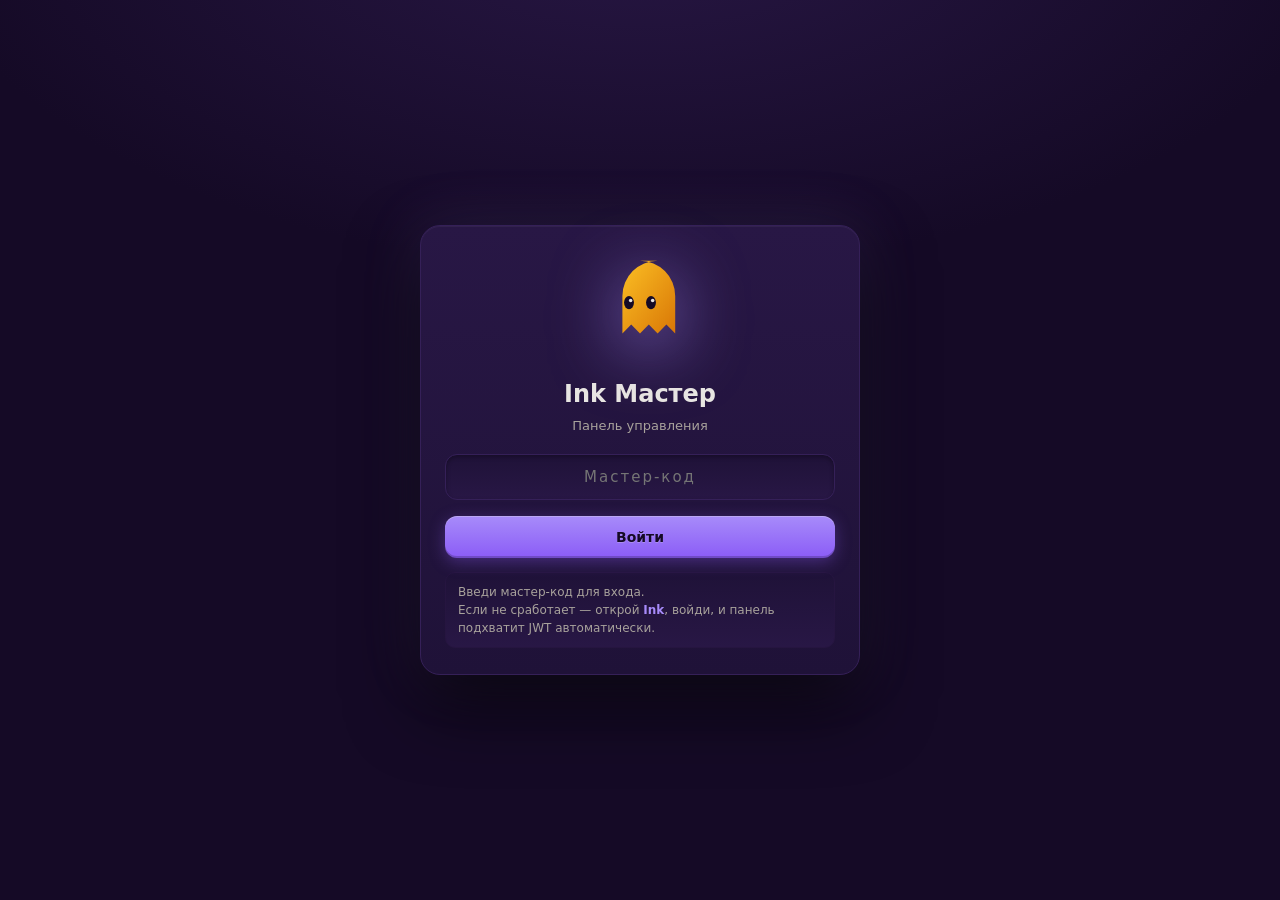
<file: adminInk963096302026.html>
<!DOCTYPE html>
<html lang="ru">
<head>
<meta charset="UTF-8"/>
<meta name="viewport" content="width=device-width,initial-scale=1"/>
<title>Ink Мастер</title>
<link rel="icon" href="data:image/svg+xml,<svg xmlns='http://www.w3.org/2000/svg' viewBox='0 0 32 32'><circle cx='16' cy='16' r='14' fill='%23fbbf24'/><text x='16' y='22' text-anchor='middle' fill='white' font-size='18' font-weight='bold' font-family='sans-serif'>A</text></svg>"/>
<style>
:root{
  --bg:#150a26;--panel:#1f1238;--panel2:#281745;--panel3:#331d54;
  --border:#261540;--border2:#352058;--border3:#452a70;
  --accent:#8b5cf6;--accent2:#6d28d9;--accent-bright:#a78bfa;--accent-warm:#c4a3ff;
  --accent-soft:rgba(139,92,246,.10);--accent-line:rgba(167,139,250,.35);
  --text:#e8e6e2;--text2:#c8c4be;--muted:#a8a29c;--muted2:#7a746e;
  --ok:#4ade80;--danger:#f87171;--warn:#fbbf24;--gold:#a78bfa;
  --tap:44px;
}
*{box-sizing:border-box;-webkit-tap-highlight-color:transparent}
body{margin:0;background:var(--bg);color:var(--text);font-family:system-ui,-apple-system,"Segoe UI",Roboto,sans-serif;font-size:14px;min-height:100vh;line-height:1.5}
button{font-family:inherit;cursor:pointer}
input,textarea,select{font-family:inherit;font-size:14px}
::-webkit-scrollbar{width:8px;height:8px}
::-webkit-scrollbar-thumb{background:linear-gradient(180deg,var(--border3),var(--border2));border-radius:8px}
::-webkit-scrollbar-thumb:hover{background:var(--accent)}
::-webkit-scrollbar-track{background:transparent}

/* ================= ЛОГИН ================= */
#login{position:fixed;inset:0;z-index:100;display:none;align-items:center;justify-content:center;background:radial-gradient(1200px 600px at 50% -10%,var(--panel2) 0%,var(--bg) 60%);padding:20px;overflow:auto}
#login.on{display:flex}
#login .box{width:100%;max-width:440px;background:linear-gradient(180deg,var(--panel2),var(--panel));border:1px solid var(--border2);border-radius:20px;padding:26px 24px;box-shadow:0 30px 70px rgba(0,0,0,.7),0 0 60px rgba(167,139,250,.15),inset 0 1px 0 rgba(232,230,226,.05)}
#login .ghost-big{width:110px;height:110px;display:block;margin:0 auto 14px;filter:drop-shadow(0 14px 34px rgba(167,139,250,.7));animation:ghostFloat 3.4s ease-in-out infinite}
#login .ghost-big .eye{animation:blink 4.2s ease-in-out infinite;transform-origin:center}
@keyframes ghostFloat{0%,100%{transform:translateY(0) rotate(-2deg)}50%{transform:translateY(-8px) rotate(2deg)}}
@keyframes blink{0%,42%,58%,100%{transform:scaleY(1)}50%{transform:scaleY(.15)}}
#login h1{margin:0 0 4px;font-size:24px;text-align:center}
#login .sub{margin:0 0 18px;color:var(--muted);font-size:13px;text-align:center}
#login input{width:100%;padding:13px 14px;margin-bottom:10px;background:linear-gradient(180deg,var(--panel),var(--panel2));border:1px solid var(--border2);border-radius:12px;color:var(--text);font-size:15px;outline:none;letter-spacing:2px;text-align:center;transition:border-color .2s, box-shadow .2s;box-shadow:inset 0 2px 4px rgba(0,0,0,.3)}
#login input:focus{border-color:var(--accent);box-shadow:inset 0 2px 4px rgba(0,0,0,.3),0 0 0 3px rgba(167,139,250,.2)}
#login .btn{width:100%;padding:13px;margin-top:6px}
#login .hint{font-size:12px;color:var(--muted);margin-top:14px;line-height:1.5;background:linear-gradient(180deg,var(--panel),var(--panel2));padding:10px 12px;border-radius:10px;border:1px solid var(--border)}
#login .hint b{color:var(--accent-bright)}

.err{background:rgba(248,113,113,.12);border:1px solid rgba(248,113,113,.4);color:#fca5a5;padding:10px 12px;border-radius:10px;font-size:13px;margin-bottom:10px;display:none}
.err.on{display:block}
.ok-msg{background:rgba(74,222,128,.12);border:1px solid rgba(74,222,128,.4);color:#86efac;padding:10px 12px;border-radius:10px;font-size:13px;margin-bottom:10px;display:none}
.ok-msg.on{display:block}

/* ================= WELCOME ================= */
#welcome{position:fixed;inset:0;z-index:500;display:none;align-items:center;justify-content:center;background:rgba(8,2,18,0);transition:background .5s ease;padding:20px;overflow-y:auto}
#welcome.on{display:flex;background:rgba(8,2,18,.96);backdrop-filter:blur(10px)}
#welcome .inner{max-width:520px;width:100%;text-align:center;animation:welcomeIn .6s cubic-bezier(.2,.9,.3,1.2)}
@keyframes welcomeIn{from{opacity:0;transform:translateY(30px) scale(.95)}to{opacity:1;transform:translateY(0) scale(1)}}
#welcome .ghost{width:160px;height:160px;margin:0 auto 20px;display:block;filter:drop-shadow(0 20px 60px rgba(167,139,250,.7));animation:ghostFly 5s ease-in-out infinite}
#welcome .ghost .eye{animation:blink 3.5s ease-in-out infinite;transform-origin:center}
@keyframes ghostFly{0%,100%{transform:translateY(0) translateX(-4px) rotate(-2deg)}25%{transform:translateY(-14px) translateX(0) rotate(0)}50%{transform:translateY(0) translateX(4px) rotate(2deg)}75%{transform:translateY(-12px) translateX(0) rotate(0)}}
#welcome .title{font-size:clamp(22px,4vw,28px);font-weight:800;color:var(--text);margin:0 0 20px;letter-spacing:-.5px;text-shadow:0 4px 30px rgba(0,0,0,.7),0 0 40px rgba(167,139,250,.5)}
#welcome .body{background:linear-gradient(180deg,rgba(167,139,250,.10),rgba(167,139,250,.03));border:1px solid rgba(167,139,250,.3);border-radius:16px;padding:20px;margin-bottom:24px;text-align:left;box-shadow:0 8px 24px rgba(0,0,0,.4),inset 0 1px 0 rgba(232,230,226,.06)}
#welcome .body p{font-size:14.5px;color:var(--text2);line-height:1.6;margin:0 0 12px}
#welcome .body p b{color:var(--accent-bright);font-weight:600}
#welcome .steps{background:rgba(0,0,0,.25);border:1px solid var(--border);border-radius:10px;padding:14px 16px;margin-top:14px;font-size:13.5px;color:var(--text);line-height:1.9;font-family:ui-monospace,Menlo,monospace}
#welcome .steps > div::before{content:'▸ ';color:var(--accent-bright);font-weight:700}
#welcome .btn{padding:16px 40px;border-radius:14px;border:0;cursor:pointer;font-size:16px;font-weight:700;font-family:inherit;background:linear-gradient(180deg,var(--accent-bright),var(--accent));color:#150a26;box-shadow:0 8px 28px rgba(139,92,246,.5),0 0 40px rgba(167,139,250,.4),inset 0 1px 0 rgba(232,230,226,.3),inset 0 -3px 0 rgba(0,0,0,.2);transition:transform .15s cubic-bezier(.2,.9,.3,1.4), box-shadow .25s}
#welcome .btn:hover{transform:translateY(-2px);box-shadow:0 12px 40px rgba(139,92,246,.7),0 0 60px rgba(167,139,250,.5),inset 0 1px 0 rgba(232,230,226,.4),inset 0 -3px 0 rgba(0,0,0,.2)}

/* ================= БАННЕР КОДЕКСА ================= */
#codexBanner{display:none;background:linear-gradient(180deg,rgba(251,191,36,.15),rgba(251,191,36,.05));border-bottom:1px solid rgba(251,191,36,.4);padding:10px 18px;align-items:center;gap:12px;flex-wrap:wrap}
#codexBanner.on{display:flex}
#codexBanner .ico{font-size:20px}
#codexBanner .txt{flex:1;min-width:200px}
#codexBanner .txt b{color:var(--warn);font-size:14px}
#codexBanner .txt .sub{font-size:12.5px;color:var(--text2);margin-top:2px}

/* ================= КНОПКИ ================= */
.btn{padding:11px 16px;border:0;border-radius:12px;font-size:14px;font-weight:700;background:linear-gradient(180deg,var(--accent-bright),var(--accent));color:#150a26;transition:transform .15s cubic-bezier(.2,.9,.3,1.4), box-shadow .25s;position:relative;overflow:hidden;box-shadow:0 4px 16px rgba(139,92,246,.35),inset 0 1px 0 rgba(232,230,226,.3),inset 0 -2px 0 rgba(0,0,0,.2);text-shadow:0 1px 0 rgba(232,230,226,.25)}
.btn:hover{transform:translateY(-2px);box-shadow:0 8px 28px rgba(139,92,246,.5),0 0 32px rgba(167,139,250,.4),inset 0 1px 0 rgba(232,230,226,.4),inset 0 -2px 0 rgba(0,0,0,.2)}
.btn:active{transform:translateY(1px) scale(.98);box-shadow:inset 0 2px 6px rgba(0,0,0,.4)}
.btn.ghost{background:linear-gradient(180deg,var(--panel2),var(--panel));color:var(--text2);border:1px solid var(--border2);box-shadow:0 3px 8px rgba(0,0,0,.4),inset 0 1px 0 rgba(232,230,226,.06),inset 0 -2px 0 rgba(0,0,0,.3);text-shadow:none}
.btn.ghost:hover{background:linear-gradient(180deg,var(--panel3),var(--panel2));border-color:var(--accent);color:var(--accent-bright);box-shadow:0 6px 20px rgba(0,0,0,.5),0 0 24px rgba(167,139,250,.25),inset 0 1px 0 rgba(232,230,226,.1),inset 0 -2px 0 rgba(0,0,0,.3)}
.btn.danger{background:linear-gradient(180deg,#f87171,#b34040);color:#150a26;box-shadow:0 4px 16px rgba(248,113,113,.35),inset 0 1px 0 rgba(232,230,226,.2),inset 0 -2px 0 rgba(0,0,0,.2)}
.btn.ok{background:linear-gradient(180deg,#4ade80,#2b8c50);color:#150a26;box-shadow:0 4px 16px rgba(74,222,128,.35),inset 0 1px 0 rgba(232,230,226,.2),inset 0 -2px 0 rgba(0,0,0,.2)}
.btn.gold{background:linear-gradient(180deg,var(--warn),#d97706);color:#150a26;box-shadow:0 4px 16px rgba(251,191,36,.35),inset 0 1px 0 rgba(232,230,226,.3),inset 0 -2px 0 rgba(0,0,0,.2)}
.btn.sm{padding:6px 10px;font-size:12px;border-radius:8px;min-height:32px}

/* ================= ШАПКА ================= */
#app{display:none}
#app.on{display:block}
header{position:sticky;top:0;z-index:10;background:linear-gradient(180deg,var(--panel2),var(--panel));border-bottom:1px solid var(--border);padding:12px 18px;display:flex;align-items:center;gap:14px;box-shadow:0 4px 16px rgba(0,0,0,.4)}
header .logo{width:38px;height:38px;border-radius:11px;flex-shrink:0;background:linear-gradient(180deg,var(--warn),#d97706);display:flex;align-items:center;justify-content:center;box-shadow:0 4px 14px rgba(251,191,36,.5),inset 0 1px 0 rgba(232,230,226,.3),inset 0 -2px 0 rgba(0,0,0,.2)}
header .logo svg{width:26px;height:26px;display:block}
header .logo .eye{animation:blink 4.2s ease-in-out infinite;transform-origin:center}
header .t1{font-weight:700;font-size:15px}
header .t2{font-size:11.5px;color:var(--muted);margin-top:1px}
header .spacer{flex:1}
header .btn{padding:8px 12px;font-size:12.5px}
header a.btn{text-decoration:none;display:inline-flex;align-items:center;gap:5px}

/* ================= ТАБЫ ================= */
.tabs{display:flex;gap:4px;padding:12px 18px 0;border-bottom:1px solid var(--border);overflow-x:auto;background:linear-gradient(180deg,var(--panel),var(--bg));scrollbar-width:thin}
.tabs button{background:transparent;border:0;color:var(--muted);padding:10px 14px;font-size:13.5px;font-weight:600;border-bottom:2px solid transparent;white-space:nowrap;transition:color .2s, border-color .2s}
.tabs button:hover{color:var(--text2)}
.tabs button.on{color:var(--accent-bright);border-bottom-color:var(--accent-bright);text-shadow:0 0 12px rgba(167,139,250,.5)}

main{padding:18px;max-width:1400px;margin:0 auto}
.section{display:none}
.section.on{display:block}

.stats{display:grid;grid-template-columns:repeat(auto-fit,minmax(130px,1fr));gap:10px;margin-bottom:18px}
.stats .card{background:linear-gradient(180deg,var(--panel2),var(--panel));border:1px solid var(--border2);border-radius:14px;padding:14px;text-align:center;box-shadow:0 4px 14px rgba(0,0,0,.4),inset 0 1px 0 rgba(232,230,226,.04)}
.stats .num{font-size:22px;font-weight:700;color:var(--accent-bright);text-shadow:0 0 16px rgba(167,139,250,.4)}
.stats .lbl{font-size:11px;color:var(--muted);text-transform:uppercase;letter-spacing:1px;margin-top:3px}

.tbl-wrap{background:linear-gradient(180deg,var(--panel),var(--bg));border:1px solid var(--border2);border-radius:16px;overflow:hidden;overflow-x:auto;box-shadow:0 8px 24px rgba(0,0,0,.4)}
table{width:100%;border-collapse:collapse;min-width:700px}
th{text-align:left;padding:12px;background:linear-gradient(180deg,var(--panel2),var(--panel));font-size:11px;color:var(--muted);text-transform:uppercase;letter-spacing:1px;font-weight:600;border-bottom:1px solid var(--border2)}
td{padding:12px;border-top:1px solid var(--border);font-size:13px}
tr:hover td{background:rgba(167,139,250,.06)}
tr.banned td{background:rgba(248,113,113,.06)}
tr.selected td{background:rgba(139,92,246,.12)}

.tag{display:inline-block;font-size:10px;font-weight:700;padding:2px 7px;border-radius:6px;text-transform:uppercase;margin-right:3px;letter-spacing:.5px}
.tag.admin{background:linear-gradient(180deg,var(--accent-bright),var(--accent));color:#150a26}
.tag.donor{background:rgba(167,139,250,.2);color:var(--accent-bright);border:1px solid rgba(167,139,250,.35)}
.tag.prem{background:linear-gradient(180deg,var(--accent-warm),var(--accent));color:#150a26}
.tag.ban{background:rgba(248,113,113,.25);color:#fca5a5}
.tag.muted{background:rgba(167,139,250,.08);color:var(--muted)}
.tag.warn{background:rgba(251,191,36,.2);color:#fde68a;border:1px solid rgba(251,191,36,.35)}
.tag.ok{background:rgba(74,222,128,.2);color:#86efac;border:1px solid rgba(74,222,128,.35)}

.actions{display:flex;gap:4px;flex-wrap:wrap}
.empty{padding:40px 20px;text-align:center;color:var(--muted);font-size:14px}
.muted{color:var(--muted)}
.row{padding:12px;border-top:1px solid var(--border)}
.row:first-child{border-top:0}
.row .t1{font-weight:600;color:var(--text)}
.row .t2{font-size:12px;color:var(--muted);margin-top:2px}
.row .quote{background:rgba(167,139,250,.08);border-left:3px solid var(--accent-bright);padding:6px 10px;border-radius:6px;margin-top:6px;font-size:12.5px;color:var(--text2)}

.card-info{background:linear-gradient(180deg,var(--panel2),var(--panel));border:1px solid var(--border2);border-radius:14px;padding:14px;margin-bottom:10px;font-size:13px;line-height:1.7;box-shadow:0 4px 14px rgba(0,0,0,.4),inset 0 1px 0 rgba(232,230,226,.04)}

/* ========== ФИЛЬТР ЛОГА ========== */
.log-filter{display:flex;gap:6px;padding:12px;flex-wrap:wrap;border-bottom:1px solid var(--border);background:linear-gradient(180deg,var(--panel2),var(--panel))}
.log-filter button{padding:6px 12px;font-size:12.5px;border-radius:8px;border:1px solid var(--border2);background:linear-gradient(180deg,var(--panel3),var(--panel2));color:var(--text2);font-weight:600;transition:all .15s}
.log-filter button:hover{border-color:var(--accent);color:var(--accent-bright)}
.log-filter button.on{background:linear-gradient(180deg,var(--accent-bright),var(--accent));color:#150a26;border-color:transparent}
.log-filter .cnt{color:var(--muted);font-size:12.5px;align-self:center;margin-left:auto}

/* ========== КАРТОЧКА ЗАЯВКИ НА РАЗБАН ========== */
.appeal{background:linear-gradient(180deg,var(--panel2),var(--panel));border:1px solid var(--border2);border-radius:14px;padding:16px;margin-bottom:10px;box-shadow:0 4px 14px rgba(0,0,0,.35)}
.appeal .head{display:flex;align-items:center;gap:10px;margin-bottom:10px;flex-wrap:wrap}
.appeal .head .login{font-size:15px;font-weight:700}
.appeal .meta{background:rgba(0,0,0,.2);border-radius:10px;padding:10px 12px;margin-bottom:10px;font-size:13px;color:var(--text2);line-height:1.7}
.appeal .meta b{color:var(--text)}
.appeal .comment{background:rgba(167,139,250,.08);border-left:3px solid var(--accent-bright);border-radius:6px;padding:10px 12px;font-size:13.5px;line-height:1.6;margin-bottom:10px;color:var(--text2)}
.appeal .btns{display:flex;gap:6px;flex-wrap:wrap}

/* ========== IP-БАН ========== */
.ip-card{background:linear-gradient(180deg,var(--panel2),var(--panel));border:1px solid var(--border2);border-radius:14px;padding:14px;margin-bottom:10px;display:flex;align-items:center;gap:12px;flex-wrap:wrap;box-shadow:0 4px 14px rgba(0,0,0,.35)}
.ip-card .ip{font-family:ui-monospace,Menlo,monospace;font-size:15px;font-weight:700;color:var(--accent-bright);flex:1;min-width:150px}
.ip-card .until{font-size:12.5px;color:var(--muted)}
.ip-card .reason{font-size:12.5px;color:var(--text2);margin-top:2px}

/* ========== КОДЕКС ========== */
.codex{background:linear-gradient(180deg,var(--panel2),var(--panel));border:1px solid var(--border2);border-radius:16px;padding:18px;box-shadow:0 8px 24px rgba(0,0,0,.4)}
.codex .preamble{background:rgba(251,191,36,.08);border:1px solid rgba(251,191,36,.25);border-radius:12px;padding:12px 14px;font-size:13px;color:#fde68a;line-height:1.6;margin-bottom:14px}
.codex .art{border:1px solid var(--border2);border-radius:12px;margin-bottom:8px;overflow:hidden;background:linear-gradient(180deg,var(--panel3),var(--panel2))}
.codex .art-head{padding:12px 14px;cursor:pointer;display:flex;align-items:center;gap:10px;transition:background .15s;user-select:none}
.codex .art-head:hover{background:rgba(167,139,250,.08)}
.codex .art-head .num{width:32px;height:32px;border-radius:9px;background:linear-gradient(180deg,var(--warn),#d97706);color:#150a26;display:flex;align-items:center;justify-content:center;font-weight:800;font-size:14px;flex-shrink:0;box-shadow:0 3px 10px rgba(251,191,36,.4),inset 0 1px 0 rgba(232,230,226,.3)}
.codex .art-head .ttl{flex:1;font-weight:700;font-size:14px}
.codex .art-head .arrow{color:var(--muted);transition:transform .2s;font-size:18px}
.codex .art.open .art-head .arrow{transform:rotate(90deg);color:var(--accent-bright)}
.codex .art-body{padding:0 14px 14px;display:none;font-size:13px;line-height:1.6;color:var(--text2)}
.codex .art.open .art-body{display:block}
.codex .art-body p{margin:0 0 8px}
.codex .art-body .pun{margin-top:10px;background:rgba(248,113,113,.08);border:1px solid rgba(248,113,113,.3);border-radius:10px;padding:10px 12px;font-size:12.5px;color:#fca5a5}
.codex .art-body .pun b{color:#fecaca;display:block;margin-bottom:4px;font-size:11.5px;text-transform:uppercase;letter-spacing:1px}
.codex .agree{margin-top:16px;text-align:center}
.codex .agree .btn{padding:14px 36px;font-size:15px}
.codex .agree .done{color:var(--ok);font-weight:600;font-size:14px}

/* ========== МОДАЛКА ========== */
#modal{position:fixed;inset:0;z-index:200;background:rgba(8,2,18,.8);backdrop-filter:blur(6px);display:none;align-items:center;justify-content:center;padding:20px}
#modal.on{display:flex;animation:modalFade .2s ease-out}
@keyframes modalFade{from{opacity:0}to{opacity:1}}
#modal .box{background:linear-gradient(180deg,var(--panel2),var(--panel));border:1px solid var(--border2);border-radius:18px;padding:22px;width:100%;max-width:560px;max-height:90vh;overflow-y:auto;box-shadow:0 30px 80px rgba(0,0,0,.8),0 0 60px rgba(167,139,250,.2),inset 0 1px 0 rgba(232,230,226,.06);animation:modalIn .3s cubic-bezier(.2,.9,.3,1.2)}
@keyframes modalIn{from{opacity:0;transform:scale(.92)}to{opacity:1;transform:scale(1)}}
#modal h2{margin:0 0 14px;font-size:18px}
#modal label{display:block;font-size:11px;color:var(--muted);text-transform:uppercase;letter-spacing:1px;margin:12px 0 5px;font-weight:600}
#modal input,#modal select,#modal textarea{width:100%;padding:11px 12px;background:linear-gradient(180deg,var(--panel),var(--panel2));border:1px solid var(--border2);border-radius:10px;color:var(--text);font-size:14px;outline:none}
#modal input:focus,#modal select:focus,#modal textarea:focus{border-color:var(--accent)}
#modal .row-btns{display:flex;gap:8px;margin-top:14px;flex-wrap:wrap}
#modal .row-btns .btn{flex:1;min-width:120px}

/* ========== TOASTS ========== */
#toasts{position:fixed;bottom:20px;left:50%;transform:translateX(-50%);z-index:300;display:flex;flex-direction:column;gap:8px;width:min(420px,calc(100vw - 24px));pointer-events:none}
.toast{background:linear-gradient(180deg,var(--panel2),var(--panel));border:1px solid var(--accent-line);border-radius:12px;padding:11px 14px;font-size:13.5px;box-shadow:0 12px 32px rgba(0,0,0,.6),0 0 30px rgba(167,139,250,.2),inset 0 1px 0 rgba(232,230,226,.06);animation:toastIn .35s cubic-bezier(.2,.9,.3,1.2)}
@keyframes toastIn{from{opacity:0;transform:translateY(20px) scale(.9)}to{opacity:1;transform:translateY(0) scale(1)}}
.toast.ok{border-color:rgba(74,222,128,.5)}
.toast.bad{border-color:rgba(248,113,113,.5)}
.toast .t2{color:var(--muted);font-size:12px;margin-top:2px}

.chk{width:18px;height:18px;border-radius:5px;border:2px solid var(--border2);background:transparent;cursor:pointer;display:flex;align-items:center;justify-content:center;color:#150a26;font-size:12px;font-weight:700;transition:all .15s}
.chk.on{background:linear-gradient(180deg,var(--accent-bright),var(--accent));border-color:var(--accent);box-shadow:0 0 12px rgba(167,139,250,.5)}
</style>
</head>
<body>

<!-- ================= ЛОГИН ================= -->
<div id="login" class="on">
  <div class="box">
    <svg class="ghost-big" viewBox="0 0 100 100" xmlns="http://www.w3.org/2000/svg">
      <defs><linearGradient id="lg" x1="0" y1="0" x2="1" y2="1"><stop offset="0%" stop-color="#fbbf24"/><stop offset="100%" stop-color="#d97706"/></linearGradient></defs>
      <path d="M50 8 a32 32 0 0 1 32 32 v34 l-8 -8 -8 8 -8 -8 -8 8 -8 -8 -8 8 v-34 a32 32 0 0 1 32 -32 z" fill="url(#lg)"/>
      <ellipse cx="40" cy="46" rx="4.5" ry="6" fill="#150a26"/>
      <circle cx="41.5" cy="44" r="1.6" fill="#e8e6e2"/>
      <g class="eye"><ellipse cx="60" cy="46" rx="4.5" ry="6" fill="#150a26"/><circle cx="61.5" cy="44" r="1.6" fill="#e8e6e2"/></g>
    </svg>
    <h1>Ink Мастер</h1>
    <p class="sub">Панель управления</p>
    <div class="err" id="loginErr"></div>
    <div class="ok-msg" id="loginOk"></div>
    <input id="inKey" type="password" placeholder="Мастер-код" autocomplete="off"/>
    <button class="btn" onclick="doLogin()">Войти</button>
    <div class="hint">
      Введи мастер-код для входа.<br>
      Если не сработает — открой <b>Ink</b>, войди, и панель подхватит JWT автоматически.
    </div>
  </div>
</div>

<!-- ================= WELCOME ================= -->
<div id="welcome">
  <div class="inner">
    <svg class="ghost" viewBox="0 0 100 100" xmlns="http://www.w3.org/2000/svg">
      <defs><linearGradient id="wg" x1="0" y1="0" x2="1" y2="1"><stop offset="0%" stop-color="#a78bfa"/><stop offset="100%" stop-color="#6d28d9"/></linearGradient></defs>
      <path d="M50 8 a32 32 0 0 1 32 32 v34 l-8 -8 -8 8 -8 -8 -8 8 -8 -8 -8 8 v-34 a32 32 0 0 1 32 -32 z" fill="url(#wg)"/>
      <ellipse cx="40" cy="46" rx="4.5" ry="6" fill="#150a26"/>
      <circle cx="41.5" cy="44" r="1.6" fill="#e8e6e2"/>
      <g class="eye"><ellipse cx="60" cy="46" rx="4.5" ry="6" fill="#150a26"/><circle cx="61.5" cy="44" r="1.6" fill="#e8e6e2"/></g>
    </svg>
    <h2 class="title">Привет, админ</h2>
    <div class="body">
      <p>Ты вошёл в <b>Ink Мастер</b> — панель управления проектом. Здесь ты можешь писать пользователям от лица Ink, выдавать токены и премиум, банить и разбирать жалобы.</p>
      <p>Но вместе с правами приходит <b>ответственность</b>. На вкладке «Кодекс» — правила для администраторов. Прочитай и подтверди ознакомление.</p>
      <div class="steps">
        <div>Прочитай вкладку <b>Кодекс</b></div>
        <div>Нажми <b>«Ознакомлен»</b></div>
        <div>Все действия логируются</div>
        <div>Незнание кодекса не освобождает от ответственности</div>
      </div>
    </div>
    <button class="btn" onclick="closeWelcome()">Понял, погнали →</button>
  </div>
</div>

<!-- ================= ПАНЕЛЬ ================= -->
<div id="app">
  <header>
    <div class="logo">
      <svg viewBox="0 0 100 100" xmlns="http://www.w3.org/2000/svg">
        <defs><linearGradient id="hg" x1="0" y1="0" x2="1" y2="1"><stop offset="0%" stop-color="#150a26"/><stop offset="100%" stop-color="#2a1550"/></linearGradient></defs>
        <path d="M50 8 a32 32 0 0 1 32 32 v34 l-8 -8 -8 8 -8 -8 -8 8 -8 -8 -8 8 v-34 a32 32 0 0 1 32 -32 z" fill="url(#hg)"/>
        <ellipse cx="40" cy="46" rx="4.5" ry="6" fill="#fbbf24"/>
        <circle cx="41.5" cy="44" r="1.6" fill="#e8e6e2"/>
        <g class="eye"><ellipse cx="60" cy="46" rx="4.5" ry="6" fill="#fbbf24"/><circle cx="61.5" cy="44" r="1.6" fill="#e8e6e2"/></g>
      </svg>
    </div>
    <div>
      <div class="t1">Ink Мастер</div>
      <div class="t2" id="connInfo">api.ink-chat.ru</div>
    </div>
    <div class="spacer"></div>
    <a class="btn ghost" href="rules.html" target="_blank">📜 Правила</a>
    <a class="btn ghost" href="codex.html" target="_blank">📖 Кодекс</a>
    <button class="btn ghost" onclick="reloadAll()">🔄 Обновить</button>
    <a class="btn ghost" href="web.html">💬 В чат</a>
<button class="btn ghost" onclick="logout()">🚪 Выйти</button>
  </header>

  <!-- БАННЕР КОДЕКСА -->
  <div id="codexBanner">
    <span class="ico">📖</span>
    <div class="txt">
      <b>Прочитай кодекс администратора</b>
      <div class="sub">Без подтверждения ознакомления часть функций недоступна</div>
    </div>
    <button class="btn gold sm" onclick="switchTab('codex')">Открыть кодекс</button>
  </div>

  <div class="tabs">
    <button class="on" data-tab="users" onclick="switchTab('users')">👥 Пользователи</button>
    <button data-tab="messages" onclick="switchTab('messages')">✉️ Сообщения</button>
    <button data-tab="appeals" onclick="switchTab('appeals')">📩 Заявки на разбан</button>
    <button data-tab="ipbans" onclick="switchTab('ipbans')">🛡️ IP-баны</button>
    <button data-tab="donations" onclick="switchTab('donations')">❤️ Донаты</button>
    <button data-tab="reports" onclick="switchTab('reports')">⚠️ Жалобы</button>
    <button data-tab="log" onclick="switchTab('log')">📜 Лог</button>
    <button data-tab="codex" onclick="switchTab('codex')">📖 Кодекс</button>
    <button data-tab="system" onclick="switchTab('system')">⚙️ Система</button>
  </div>

  <main>
    <!-- ПОЛЬЗОВАТЕЛИ -->
    <section class="section on" id="sec-users">
      <div class="stats" id="stats"></div>
      <input id="search" placeholder="Поиск по логину или ID..." oninput="renderUsers()" style="width:100%;padding:12px 14px;background:linear-gradient(180deg,var(--panel),var(--panel2));border:1px solid var(--border2);border-radius:12px;color:var(--text);font-size:14px;outline:none;margin-bottom:14px"/>
      <div style="display:flex;gap:8px;margin-bottom:12px;flex-wrap:wrap">
        <button class="btn ghost sm" onclick="selectAllVisible()">☑️ Выбрать всех</button>
        <button class="btn ghost sm" onclick="clearSelection()">✖️ Снять</button>
        <button class="btn ghost sm" onclick="selectInvert()">🔁 Инвертировать</button>
        <button class="btn sm" onclick="toggleMassPanel()">⚙️ Массовые</button>
      </div>

      <div class="mass-bar" id="massBar" style="display:none">
        <h3>Массовые действия · выбрано: <span class="cnt" id="massCount">0</span></h3>
        <div style="display:grid;grid-template-columns:repeat(auto-fit,minmax(180px,1fr));gap:8px">
          <div class="mass-card" style="background:var(--panel2);border:1px solid var(--border2);border-radius:12px;padding:12px">
            <div style="font-size:11.5px;color:var(--muted);text-transform:uppercase;letter-spacing:1px;font-weight:600;margin-bottom:8px">💰 Токены</div>
            <input id="massTokens" type="number" value="10" style="width:100%;padding:8px 10px;background:var(--panel);border:1px solid var(--border2);border-radius:8px;color:var(--text);font-size:13px;outline:none;margin-bottom:6px"/>
            <div style="display:flex;gap:6px;flex-wrap:wrap">
              <button class="btn ok sm" onclick="massTokens(1)">Выдать</button>
              <button class="btn danger sm" onclick="massTokens(-1)">Списать</button>
            </div>
          </div>
          <div class="mass-card" style="background:var(--panel2);border:1px solid var(--border2);border-radius:12px;padding:12px">
            <div style="font-size:11.5px;color:var(--muted);text-transform:uppercase;letter-spacing:1px;font-weight:600;margin-bottom:8px">💎 Premium</div>
            <input id="massPremDays" type="number" value="30" style="width:100%;padding:8px 10px;background:var(--panel);border:1px solid var(--border2);border-radius:8px;color:var(--text);font-size:13px;outline:none;margin-bottom:6px"/>
            <div style="display:flex;gap:6px;flex-wrap:wrap">
              <button class="btn gold sm" onclick="massPremium(true)">Выдать</button>
              <button class="btn ghost sm" onclick="massPremium(false)">Снять</button>
            </div>
          </div>
          <div class="mass-card" style="background:var(--panel2);border:1px solid var(--border2);border-radius:12px;padding:12px">
            <div style="font-size:11.5px;color:var(--muted);text-transform:uppercase;letter-spacing:1px;font-weight:600;margin-bottom:8px">🚫 Бан</div>
            <input id="massBanDays" type="number" value="30" style="width:100%;padding:8px 10px;background:var(--panel);border:1px solid var(--border2);border-radius:8px;color:var(--text);font-size:13px;outline:none;margin-bottom:6px"/>
            <div style="display:flex;gap:6px;flex-wrap:wrap">
              <button class="btn danger sm" onclick="massBan()">Забанить</button>
              <button class="btn ok sm" onclick="massUnban()">Разбанить</button>
            </div>
          </div>
          <div class="mass-card" style="background:var(--panel2);border:1px solid var(--border2);border-radius:12px;padding:12px">
            <div style="font-size:11.5px;color:var(--muted);text-transform:uppercase;letter-spacing:1px;font-weight:600;margin-bottom:8px">👑 Роли</div>
            <div style="display:flex;gap:6px;flex-wrap:wrap">
              <button class="btn sm" onclick="massAdmin(true)">Админ</button>
              <button class="btn ghost sm" onclick="massAdmin(false)">Снять</button>
            </div>
          </div>
          <div class="mass-card" style="background:var(--panel2);border:1px solid var(--border2);border-radius:12px;padding:12px">
            <div style="font-size:11.5px;color:var(--muted);text-transform:uppercase;letter-spacing:1px;font-weight:600;margin-bottom:8px">❤️ Спасink</div>
            <div style="display:flex;gap:6px;flex-wrap:wrap">
              <button class="btn gold sm" onclick="massDonor(true)">Выдать</button>
              <button class="btn ghost sm" onclick="massDonor(false)">Снять</button>
            </div>
          </div>
          <div class="mass-card" style="background:var(--panel2);border:1px solid var(--border2);border-radius:12px;padding:12px">
            <div style="font-size:11.5px;color:var(--muted);text-transform:uppercase;letter-spacing:1px;font-weight:600;margin-bottom:8px">🛠️ Сервис</div>
            <div style="display:flex;gap:6px;flex-wrap:wrap">
              <button class="btn ghost sm" onclick="copySelectedIds()">📋 ID</button>
              <button class="btn ghost sm" onclick="copySelectedLogins()">📋 Логины</button>
            </div>
          </div>
        </div>
      </div>

      <div class="tbl-wrap">
        <table>
          <thead><tr>
            <th style="width:36px"></th>
            <th>ID</th><th>Логин</th><th>Токены</th><th>Статус</th><th>Действия</th>
          </tr></thead>
          <tbody id="usersBody"></tbody>
        </table>
      </div>
    </section>

    <!-- СООБЩЕНИЯ -->
    <section class="section" id="sec-messages">
      <div class="card-info" style="margin-bottom:14px">
        Сообщения отправляются <b>от лица Ink</b>. Получатель увидит их в личном чате с аккаунтом <b>Ink</b>.
      </div>
      <div style="background:linear-gradient(180deg,var(--panel2),var(--panel));border:1px solid var(--border2);border-radius:16px;padding:16px;margin-bottom:14px">
        <h3 style="margin:0 0 10px;font-size:14px">Написать одному</h3>
        <input id="msgTarget" placeholder="Логин получателя" style="width:100%;padding:11px 12px;background:var(--panel);border:1px solid var(--border2);border-radius:10px;color:var(--text);font-size:14px;outline:none;margin-bottom:8px"/>
        <textarea id="msgText" rows="3" placeholder="Текст сообщения..." style="width:100%;padding:11px 12px;background:var(--panel);border:1px solid var(--border2);border-radius:10px;color:var(--text);font-size:14px;outline:none;resize:vertical"></textarea>
        <button class="btn" style="margin-top:10px" onclick="sendOne()">Отправить</button>
      </div>
      <div style="background:linear-gradient(180deg,var(--panel2),var(--panel));border:1px solid var(--border2);border-radius:16px;padding:16px">
        <h3 style="margin:0 0 10px;font-size:14px">Broadcast всем</h3>
        <textarea id="bcText" rows="3" placeholder="Текст для всех..." style="width:100%;padding:11px 12px;background:var(--panel);border:1px solid var(--border2);border-radius:10px;color:var(--text);font-size:14px;outline:none;resize:vertical"></textarea>
        <label style="display:block;font-size:11px;color:var(--muted);text-transform:uppercase;letter-spacing:1px;margin:12px 0 5px;font-weight:600">Кому</label>
        <select id="bcFilter" style="width:100%;padding:11px 12px;background:var(--panel);border:1px solid var(--border2);border-radius:10px;color:var(--text);font-size:14px;outline:none">
          <option value="all">Всем</option>
          <option value="donors">Только донатерам</option>
          <option value="premium">Только Premium</option>
        </select>
        <button class="btn gold" style="margin-top:10px" onclick="sendBroadcast()">Отправить всем</button>
      </div>
    </section>

    <!-- ЗАЯВКИ НА РАЗБАН -->
    <section class="section" id="sec-appeals">
      <div id="appealsBody"></div>
    </section>

    <!-- IP-БАНЫ -->
    <section class="section" id="sec-ipbans">
      <div style="background:linear-gradient(180deg,var(--panel2),var(--panel));border:1px solid var(--border2);border-radius:16px;padding:16px;margin-bottom:14px">
        <h3 style="margin:0 0 10px;font-size:14px">🛡️ Забанить IP вручную</h3>
        <input id="ipBanInput" placeholder="IP-адрес (например 192.168.1.1)" style="width:100%;padding:11px 12px;background:var(--panel);border:1px solid var(--border2);border-radius:10px;color:var(--text);font-size:14px;outline:none;margin-bottom:8px"/>
        <div style="display:flex;gap:8px;flex-wrap:wrap">
          <input id="ipBanDays" type="number" value="30" placeholder="Дней (0 = навсегда)" style="flex:1;min-width:150px;padding:11px 12px;background:var(--panel);border:1px solid var(--border2);border-radius:10px;color:var(--text);font-size:14px;outline:none"/>
          <input id="ipBanReason" placeholder="Причина" style="flex:2;min-width:200px;padding:11px 12px;background:var(--panel);border:1px solid var(--border2);border-radius:10px;color:var(--text);font-size:14px;outline:none"/>
        </div>
        <button class="btn danger" style="margin-top:10px" onclick="manualIpBan()">Забанить IP</button>
      </div>
      <h3 style="font-size:14px;margin:0 0 10px">Активные IP-баны</h3>
      <div id="ipbansBody"></div>
    </section>

    <!-- ДОНАТЫ -->
    <section class="section" id="sec-donations">
      <div class="tbl-wrap" id="donationsBody"></div>
    </section>

    <!-- ЖАЛОБЫ -->
    <section class="section" id="sec-reports">
      <div class="tbl-wrap" id="reportsBody"></div>
    </section>

    <!-- ЛОГ -->
    <section class="section" id="sec-log">
      <div class="tbl-wrap">
        <div class="log-filter" id="logFilter">
          <button class="on" data-kind="all" onclick="setLogFilter('all')">Все</button>
          <button data-kind="admin" onclick="setLogFilter('admin')">🛡️ Админ</button>
          <button data-kind="user" onclick="setLogFilter('user')">👤 Пользователь</button>
          <button data-kind="system" onclick="setLogFilter('system')">⚙️ Система</button>
          <span class="cnt" id="logCount"></span>
        </div>
        <div id="logBody"></div>
      </div>
    </section>

    <!-- КОДЕКС -->
    <section class="section" id="sec-codex">
      <div class="codex" id="codexBox"></div>
    </section>

    <!-- СИСТЕМА -->
    <section class="section" id="sec-system">
      <div class="stats" id="sysStats"></div>
      <div class="card-info" style="margin-top:14px">
        <b>API:</b> <span id="sysApi"></span><br>
        <b>Способ авторизации:</b> <span id="sysAuth"></span><br>
        <b>Пользователей:</b> <span id="sysUsers"></span><br>
        <b>Донатов:</b> <span id="sysDon"></span><br>
        <b>Жалоб:</b> <span id="sysRep"></span><br>
        <b>Заявок на разбан:</b> <span id="sysAppeals"></span><br>
        <b>Активных IP-банов:</b> <span id="sysIpBans"></span><br>
        <b>Записей в логе:</b> <span id="sysLog"></span>
      </div>
    </section>
  </main>
</div>

<div id="modal"></div>
<div id="toasts"></div>
<script>
/* ============================================================ */
/* НАСТРОЙКА                                                     */
/* ============================================================ */
const API = 'https://api.ink-chat.ru/api';
const MASTER_KEY = atob('OTYzMA==');
const CODEX_VERSION = '1.0';

let JWT = '';
let AUTH_MODE = '';
let ME = null, USERS = [], DONATIONS = [], REPORTS = [], LOG = [], APPEALS = [], IP_BANS = [];
let LOG_FILTER = 'all';
let SELECTED = new Set();
let MASS_OPEN = false;

const $ = id => document.getElementById(id);
function esc(s){ return String(s==null?'':s).replace(/[&<>"']/g,c=>({'&':'&amp;','<':'&lt;','>':'&gt;','"':'&quot;',"'":'&#39;'}[c])) }
function fmt(n){ return Number(n||0).toLocaleString('ru-RU') }
function fmtDate(iso){ if(!iso) return '—'; try{ return new Date(iso).toLocaleString('ru-RU') }catch(e){ return iso } }
function fmtDateShort(iso){ if(!iso) return '—'; try{ const d = new Date(iso); return d.toLocaleDateString('ru-RU') + ' ' + d.toLocaleTimeString('ru-RU',{hour:'2-digit',minute:'2-digit'}) }catch(e){ return iso } }
function toast(msg, sub, type){
  const el = document.createElement('div');
  el.className = 'toast ' + (type || '');
  el.innerHTML = '<div>' + esc(msg) + '</div>' + (sub ? '<div class="t2">' + esc(sub) + '</div>' : '');
  $('toasts').appendChild(el);
  setTimeout(()=>el.remove(), 3500);
}

/* ============================================================ */
/* АВТО-ОПРЕДЕЛЕНИЕ ТОКЕНА                                       */
/* ============================================================ */
function detectToken(){
  const urlT = new URLSearchParams(location.search).get('token');
  if(urlT){ JWT = urlT; AUTH_MODE = 'url'; localStorage.setItem('ink_admin_token', urlT); return true; }
  const inkT = localStorage.getItem('ink_token');
  if(inkT){ JWT = inkT; AUTH_MODE = 'storage'; return true; }
  const admT = localStorage.getItem('ink_admin_token');
  if(admT){ JWT = admT; AUTH_MODE = 'storage'; return true; }
  return false;
}

/* ============================================================ */
/* ЗАПРОСЫ                                                       */
/* ============================================================ */
async function fetchWithJWT(path, method, body){
  const headers = { 'Content-Type': 'application/json' };
  if(JWT) headers['Authorization'] = 'Bearer ' + JWT;
  const r = await fetch(API + path, { method: method || 'GET', headers, body: body ? JSON.stringify(body) : undefined });
  let d = {};
  try { d = await r.json(); } catch(e){}
  return { ok: r.ok, status: r.status, data: d };
}
async function apiGet(path){
  if(!JWT) return { ok: false, error: 'Нет токена' };
  const r = await fetchWithJWT(path);
  if(r.ok) return { ok: true, data: r.data };
  return { ok: false, error: r.data.error || ('HTTP ' + r.status) };
}
async function apiAction(path, method, body){
  if(!JWT) return { ok: false, error: 'Нет JWT. Войди в Ink в этом браузере.' };
  const r = await fetchWithJWT(path, method || 'POST', body);
  if(!r.ok) return { ok: false, error: r.data.error || ('HTTP ' + r.status) };
  return { ok: true, data: r.data };
}

/* ============================================================ */
/* ЛОГИН                                                         */
/* ============================================================ */
function showErr(t){ const e=$('loginErr'); e.textContent=t; e.classList.add('on'); $('loginOk').classList.remove('on'); }
function showOk(t){ const e=$('loginOk'); e.textContent=t; e.classList.add('on'); $('loginErr').classList.remove('on'); }

async function doLogin(){
  const key = $('inKey').value.trim();
  if(key !== MASTER_KEY){ showErr('Неверный мастер-код'); return; }
  const r = await apiGet('/users');
  if(!r.ok){ showErr('Сервер: ' + r.error + '. Войди в Ink в этом браузере.'); return; }
  showOk('✓ Доступ разрешён');
  AUTH_MODE = 'master';
  setTimeout(enterPanel, 300);
}
function logout(){
  if(!confirm('Выйти из панели?')) return;
  localStorage.removeItem('ink_admin_token');
  location.href = 'index.html';
}
function enterPanel(){
  $('login').classList.remove('on');
  $('app').classList.add('on');
  $('connInfo').textContent = API.replace('/api','');
  maybeShowWelcome();
  refreshCodexBanner();
  reloadAll();
}

/* ============================================================ */
/* WELCOME                                                       */
/* ============================================================ */
function maybeShowWelcome(){
  const seen = localStorage.getItem('ink_admin_welcome_' + CODEX_VERSION);
  if(seen) return;
  $('welcome').classList.add('on');
}
function closeWelcome(){
  localStorage.setItem('ink_admin_welcome_' + CODEX_VERSION, '1');
  $('welcome').classList.remove('on');
}

/* ============================================================ */
/* ЗАГРУЗКА                                                      */
/* ============================================================ */
async function reloadAll(){
  const u = await apiGet('/users');
  if(!u.ok){ toast('Ошибка', u.error, 'bad'); return; }
  USERS = u.data || [];

  const d = await apiGet('/admin/donations');
  DONATIONS = d.ok ? (d.data || []) : [];
  const rp = await apiGet('/admin/reports');
  REPORTS = rp.ok ? (rp.data || []) : [];
  const ap = await apiGet('/admin/ban-appeals');
  APPEALS = ap.ok ? (ap.data || []) : [];
  const ip = await apiGet('/admin/ip-bans');
  IP_BANS = ip.ok ? (ip.data || []) : [];
  await loadLog();

  renderUsers(); renderDonations(); renderReports(); renderAppeals(); renderIpBans(); renderSystem();
}

async function loadLog(){
  const lg = await apiGet('/admin/log?kind=' + LOG_FILTER);
  LOG = lg.ok ? (lg.data || []) : [];
  renderLog();
}

/* ============================================================ */
/* ТАБЫ                                                          */
/* ============================================================ */
function switchTab(t){
  document.querySelectorAll('.tabs button').forEach(b => b.classList.toggle('on', b.dataset.tab === t));
  document.querySelectorAll('.section').forEach(s => s.classList.remove('on'));
  $('sec-' + t).classList.add('on');
}

/* ============================================================ */
/* КОДЕКС — встроенный                                           */
/* ============================================================ */
const CODEX_DATA = {
  version: '1.0',
  preamble: 'Кодекс администратора Ink. Обязателен к прочтению при первом входе в панель. Незнание кодекса не освобождает от ответственности.',
  articles: [
    { id: 1, title: 'Мошенничество', desc: 'Получение токенов, Premium или иных благ путём обмана. Выдача себя за другого пользователя, администратора или аккаунт Ink. Обман в сделках — передача токенов с последующим отказом от выполнения обещанного.', pun: ['Возмещение — все токены, полученные обманом, возвращаются пострадавшему', 'Бан'] },
    { id: 2, title: 'Распространение запрещённого контента', desc: 'Порнография с несовершеннолетними, экстремизм и терроризм, наркотики и оружие, сцены насилия и жестокости.', pun: ['Бан', 'Удаление источника — сообщение, канал, группа или файл удаляются полностью'] },
    { id: 3, title: 'Нарушение закона', desc: 'Использование Ink для действий, нарушающих законодательство страны проживания пользователя или страны размещения серверов.', pun: ['Бан'] },
    { id: 4, title: 'Докс', desc: 'Публикация личных данных человека без его согласия — адрес, телефон, паспорт, место работы, данные родных. Публикация чужих переписок. Доксинг с целью травли.', pun: ['Возмещение — компенсация пострадавшему', 'Бан по IP — невозможность создавать аккаунты с этого IP на установленный срок'] },
    { id: 5, title: 'Мультиаккаунты', desc: 'Создание нескольких аккаунтов у одного пользователя для манипуляций. Обход бана. Накрутка активности.', pun: ['Бан по IP — невозможность создавать аккаунты с этого IP на установленный срок'] },
    { id: 6, title: 'Взлом и угон аккаунта', desc: 'Попытки получить доступ к чужому аккаунту. Фактическое завладение чужим аккаунтом. Атаки на серверы Ink.', pun: ['Возмещение — все токены, Premium и данные возвращаются владельцу', 'Бан по IP — невозможность создавать аккаунты с этого IP на установленный срок'] },
    { id: 7, title: 'Накрутка токенов', desc: 'Использование багов, скриптов или мультиаккаунтов для получения токенов обходным путём.', pun: ['Обнуление — все накрученные токены списываются', 'Бан', 'Лишение статуса — снятие Premium, Спасink и админки при наличии'] },
    { id: 8, title: 'Превышение полномочий', desc: 'Использование админ-доступа за пределами своих прав: бан без причины, выдача благ себе, вмешательство в чужие разбирательства, доступ к данным без оснований.', pun: ['Бан', 'Возмещение — откат незаконно выданного или списанного', 'Обнуление — списание всех токенов, полученных через превышение', 'Лишение прав — снятие статуса администратора'] },
    { id: 9, title: 'Угнетение пользователей', desc: 'Использование админ-доступа для давления, травли, унижения или необоснованных наказаний пользователей.', pun: ['Компенсация — пострадавшему возвращаются все потери', 'Бан', 'Лишение прав — снятие статуса администратора'] }
  ]
};

function renderCodex(){
  const agreed = localStorage.getItem('ink_admin_codex_agree_' + CODEX_DATA.version) === '1';
  const html = `
    <div style="display:flex;justify-content:space-between;align-items:center;margin-bottom:14px;flex-wrap:wrap;gap:8px">
      <h2 style="margin:0;font-size:20px">📖 Кодекс администратора</h2>
      <span style="font-size:11.5px;color:var(--muted);font-family:ui-monospace,Menlo,monospace">v${esc(CODEX_DATA.version)}</span>
    </div>
    <div class="preamble">${esc(CODEX_DATA.preamble)}</div>
    ${CODEX_DATA.articles.map((a, i) => `
      <div class="art ${i === 0 ? 'open' : ''}" data-id="${a.id}">
        <div class="art-head" onclick="toggleArt(this)">
          <div class="num">${a.id}</div>
          <div class="ttl">${esc(a.title)}</div>
          <div class="arrow">›</div>
        </div>
        <div class="art-body">
          <p>${esc(a.desc)}</p>
          <div class="pun">
            <b>Наказание</b>
            ${a.pun.map(p => '• ' + esc(p)).join('<br>')}
          </div>
        </div>
      </div>
    `).join('')}
    <div class="agree">
      ${agreed
        ? '<div class="done">✓ Ты ознакомлен с кодексом</div><button class="btn ghost" style="margin-top:10px" onclick="resetCodexAgree()">Сбросить подтверждение</button>'
        : '<button class="btn gold" onclick="agreeCodex()">✓ Ознакомлен</button>'
      }
    </div>`;
  $('codexBox').innerHTML = html;
}
function toggleArt(head){ head.parentElement.classList.toggle('open'); }
function agreeCodex(){
  localStorage.setItem('ink_admin_codex_agree_' + CODEX_DATA.version, '1');
  toast('✓ Ознакомление подтверждено', '', 'ok');
  renderCodex();
  refreshCodexBanner();
}
function resetCodexAgree(){
  if(!confirm('Сбросить подтверждение кодекса?')) return;
  localStorage.removeItem('ink_admin_codex_agree_' + CODEX_DATA.version);
  renderCodex();
  refreshCodexBanner();
}
function refreshCodexBanner(){
  const banner = $('codexBanner');
  if(!banner) return;
  const agreed = localStorage.getItem('ink_admin_codex_agree_' + CODEX_DATA.version) === '1';
  banner.classList.toggle('on', !agreed);
}

/* ============================================================ */
/* ПОЛЬЗОВАТЕЛИ                                                  */
/* ============================================================ */
function isPrem(u){ return u.premium && (!u.premium_until || new Date(u.premium_until) > new Date()) }
function isBan(u){ return u.banned && u.blocked_until && new Date(u.blocked_until) > new Date() }
function isForever(u){ return u.blocked_until && new Date(u.blocked_until).getFullYear() > 9000 }
function isAdmin(u){ return u.is_admin === true || u.isAdmin === true }
function isDonor(u){ return u.is_donor === true }

function visibleUsers(){
  const q = ($('search').value || '').trim().toLowerCase();
  return USERS.filter(u => !q || String(u.login||'').toLowerCase().includes(q) || String(u.id) === q).sort((a,b)=>a.id-b.id);
}

function renderUsers(){
  if(!USERS.length){
    $('usersBody').innerHTML = '<tr><td colspan="6"><div class="empty">Пусто</div></td></tr>';
    return;
  }
  const list = visibleUsers();
  $('stats').innerHTML = `
    <div class="card"><div class="num">${USERS.length}</div><div class="lbl">Всего</div></div>
    <div class="card"><div class="num" style="color:var(--gold)">${USERS.filter(isAdmin).length}</div><div class="lbl">Админов</div></div>
    <div class="card"><div class="num" style="color:#ff8ab0">${USERS.filter(isDonor).length}</div><div class="lbl">Донатеров</div></div>
    <div class="card"><div class="num" style="color:var(--gold)">${USERS.filter(isPrem).length}</div><div class="lbl">Premium</div></div>
    <div class="card"><div class="num" style="color:var(--danger)">${USERS.filter(isBan).length}</div><div class="lbl">Забанено</div></div>
    <div class="card"><div class="num" style="color:var(--accent-bright)">${USERS.reduce((s,u)=>s+(u.tokens||0),0)}</div><div class="lbl">Токенов</div></div>`;

  $('usersBody').innerHTML = list.map(u => {
    const tags = [];
    if(isAdmin(u)) tags.push('<span class="tag admin">👑</span>');
    if(isPrem(u)) tags.push('<span class="tag prem">💎</span>');
    if(isDonor(u)) tags.push('<span class="tag donor">❤️</span>');
    if(isBan(u)) tags.push('<span class="tag ban">🚫</span>');
    if(!tags.length) tags.push('<span class="tag muted">—</span>');
    const sel = SELECTED.has(u.id);
    return `<tr class="${isBan(u)?'banned':''} ${sel?'selected':''}">
      <td><div class="chk ${sel?'on':''}" onclick="toggleSelect(${u.id})">${sel?'✓':''}</div></td>
      <td>${u.id}</td>
      <td><b>${esc(u.login)}</b></td>
      <td>${fmt(u.tokens)}</td>
      <td>${tags.join(' ')}</td>
      <td><div class="actions">
        <button class="btn sm ghost" onclick="openUserCard(${u.id})">📇</button>
        <button class="btn sm danger" onclick="quickBanModal(${u.id})">🚫</button>
        <button class="btn sm gold" onclick="quickGrant(${u.id})">💰</button>
      </div></td>
    </tr>`;
  }).join('');
  $('massCount').textContent = SELECTED.size;
}

function toggleSelect(id){ SELECTED.has(id) ? SELECTED.delete(id) : SELECTED.add(id); renderUsers(); }
function selectAllVisible(){ visibleUsers().forEach(u => SELECTED.add(u.id)); renderUsers(); }
function clearSelection(){ SELECTED.clear(); renderUsers(); }
function selectInvert(){ visibleUsers().forEach(u => { SELECTED.has(u.id) ? SELECTED.delete(u.id) : SELECTED.add(u.id); }); renderUsers(); }
function toggleMassPanel(){ MASS_OPEN = !MASS_OPEN; $('massBar').style.display = MASS_OPEN ? 'block' : 'none'; }
function selectedIds(){ return Array.from(SELECTED); }

/* ============================================================ */
/* МАССОВЫЕ ДЕЙСТВИЯ                                             */
/* ============================================================ */
async function massAction(label, fn){
  const ids = selectedIds();
  if(!ids.length){ toast('Никого не выбрано', '', 'bad'); return; }
  if(!confirm(`${label} для ${ids.length} пользователей?`)) return;
  let ok = 0, fail = 0, lastErr = '';
  toast('Выполняю...', ids.length + ' чел.');
  for(const id of ids){
    try {
      const r = await fn(id);
      if(r && r.ok) ok++; else { fail++; lastErr = (r && r.error) || 'ошибка'; }
    } catch(e){ fail++; lastErr = e.message; }
  }
  toast(`Готово: ✓ ${ok} · ✗ ${fail}`, lastErr, fail ? 'bad' : 'ok');
  reloadAll();
}
function massTokens(sign){
  const n = Number($('massTokens').value) || 0;
  if(!n) return toast('Введи число','','bad');
  massAction((sign>0?'Выдать ':'Списать ') + n + ' токенов', id => apiAction('/admin/credit-tokens','POST',{ user_id:id, amount: sign*n }));
}
function massPremium(enable){
  const days = Number($('massPremDays').value) || 30;
  massAction(enable?'Выдать Premium ' + days + ' дн.':'Снять Premium', id => apiAction('/admin/premium/'+id,'POST',{ days, action: enable?'grant':'revoke' }));
}
function massBan(){
  const days = Number($('massBanDays').value) || 30;
  const reason = prompt('Причина:', 'массовый бан') || 'массовый бан';
  massAction('Забанить на ' + days + ' дн.', id => apiAction('/admin/ban/'+id,'POST',{ days, reason }));
}
function massUnban(){ massAction('Разбанить', id => apiAction('/admin/ban/'+id,'POST',{ days:0 })); }
function massAdmin(enable){ massAction(enable?'Сделать админом':'Снять админа', id => apiAction('/admin/make-admin/'+id,'POST',{ enable })); }
function massDonor(enable){ massAction(enable?'Выдать Спасink':'Снять Спасink', id => apiAction('/admin/donor/'+id,'POST',{ enable })); }
function copySelectedIds(){
  const ids = selectedIds();
  if(!ids.length) return toast('Никого не выбрано','','bad');
  copy(ids.join(', ')); toast('✓ Скопировано', ids.length + ' ID');
}
function copySelectedLogins(){
  const logins = selectedIds().map(id => (USERS.find(u=>u.id===id)||{}).login).filter(Boolean);
  if(!logins.length) return toast('Никого не выбрано','','bad');
  copy(logins.join(', ')); toast('✓ Скопировано', logins.length + ' логинов');
}
function copy(t){
  if(navigator.clipboard && navigator.clipboard.writeText) navigator.clipboard.writeText(t).catch(()=>fallbackCopy(t));
  else fallbackCopy(t);
}
function fallbackCopy(t){
  const ta = document.createElement('textarea'); ta.value = t; ta.style.position='fixed'; ta.style.opacity='0';
  document.body.appendChild(ta); ta.select(); try{ document.execCommand('copy'); }catch(e){}
  document.body.removeChild(ta);
}

/* ============================================================ */
/* ОДИНОЧНЫЕ ДЕЙСТВИЯ                                            */
/* ============================================================ */
async function quickGrant(id){
  const n = prompt('Сколько токенов выдать? (можно отрицательное)', '100');
  if(!n) return;
  const r = await apiAction('/admin/credit-tokens','POST',{ user_id: id, amount: Number(n) });
  if(!r.ok) return toast('Ошибка', r.error, 'bad');
  toast('💰 Готово','','ok'); reloadAll();
}

/* Модалка бана с выбором статьи и IP */
function quickBanModal(id){
  const u = USERS.find(x => x.id === id); if(!u) return;
  const articles = CODEX_DATA.articles.map(a => `<option value="${a.id}">${a.id}. ${esc(a.title)}</option>`).join('');
  $('modal').innerHTML = `
    <div class="box" onclick="event.stopPropagation()">
      <h2>🚫 Забанить ${esc(u.login)}</h2>
      <label>Срок бана</label>
      <select id="banDays">
        <option value="1">1 день</option>
        <option value="7">7 дней</option>
        <option value="14">14 дней</option>
        <option value="30" selected>30 дней</option>
        <option value="90">90 дней</option>
        <option value="180">180 дней</option>
        <option value="365">365 дней</option>
        <option value="0">Навсегда</option>
      </select>
      <label>Причина</label>
      <input id="banReason" placeholder="Причина бана" value="${esc(u.block_reason||'')}"/>
      <label>Статья из правил</label>
      <select id="banArticle">${articles}</select>
      <label style="display:flex;align-items:center;gap:8px;margin-top:14px;cursor:pointer">
        <input type="checkbox" id="banIp" style="width:auto;margin:0"/>
        <span>Забанить IP пользователя (${esc(u.last_ip || u.registered_ip || 'неизвестен')})</span>
      </label>
      <label>Срок IP-бана (дней, 0 = навсегда)</label>
      <input id="banIpDays" type="number" value="90"/>
      <div class="row-btns">
        <button class="btn ghost" onclick="closeModal()">Отмена</button>
        <button class="btn ok" onclick="modalUnban(${u.id})">✅ Разбанить</button>
        <button class="btn danger" onclick="modalBan(${u.id})">🚫 Забанить</button>
      </div>
    </div>`;
  $('modal').classList.add('on');
  $('modal').onclick = closeModal;
}
function closeModal(){ $('modal').classList.remove('on'); }

async function modalBan(id){
  const days = Number($('banDays').value) || 0;
  const reason = $('banReason').value.trim() || 'нарушение правил';
  const articleId = Number($('banArticle').value);
  const article = CODEX_DATA.articles.find(a => a.id === articleId);
  const banIp = $('banIp').checked;
  const ipDays = Number($('banIpDays').value) || days;
  const forever = days === 0;
  const r = await apiAction('/admin/ban/'+id,'POST',{
    days: forever ? 0 : days,
    reason,
    forever,
    article_id: articleId,
    article_title: article ? article.title : '',
    ban_ip: banIp,
    ip_days: ipDays
  });
  if(!r.ok) return toast('Ошибка', r.error, 'bad');
  toast('🚫 Забанен', (forever ? 'навсегда' : days + ' дн.') + (r.data.ip_banned ? ' + IP' : ''), 'ok');
  closeModal();
  reloadAll();
}
async function modalUnban(id){
  const r = await apiAction('/admin/ban/'+id,'POST',{ days:0 });
  if(!r.ok) return toast('Ошибка', r.error, 'bad');
  toast('✅ Разбанен','','ok');
  closeModal();
  reloadAll();
}

/* ============================================================ */
/* КАРТОЧКА ПОЛЬЗОВАТЕЛЯ                                         */
/* ============================================================ */
async function openUserCard(id){
  $('modal').innerHTML = '<div class="box"><div class="empty">Загрузка...</div></div>';
  $('modal').classList.add('on');
  $('modal').onclick = (e) => { if(e.target === $('modal')) closeModal(); };
  const r = await apiGet('/admin/user-card/' + id);
  if(!r.ok){ $('modal').innerHTML = '<div class="box"><div class="empty">Ошибка: ' + esc(r.error) + '</div><div class="row-btns"><button class="btn ghost" onclick="closeModal()">Закрыть</button></div></div>'; return; }
  const u = r.data;
  const prem = u.premium && (!u.premium_until || new Date(u.premium_until) > new Date());
  const ban = u.banned && u.blocked_until && new Date(u.blocked_until) > new Date();
  const forever = u.blocked_until && new Date(u.blocked_until).getFullYear() > 9000;

  $('modal').innerHTML = `
    <div class="box" onclick="event.stopPropagation()">
      <h2>📇 ${esc(u.login)} <span class="muted" style="font-weight:400;font-size:13px">ID ${u.id}</span></h2>

      <div class="card-info">
        <b>Дата регистрации:</b> ${fmtDate(u.created_at)}<br>
        <b>Токены:</b> ${fmt(u.tokens)}<br>
        <b>Premium:</b> ${prem ? 'до ' + fmtDate(u.premium_until) : 'нет'}<br>
        <b>Спасink:</b> ${u.is_donor ? 'да' : 'нет'}<br>
        <b>Админ:</b> ${u.is_admin ? 'да' : 'нет'}<br>
        <b>Бан:</b> ${ban ? (forever ? 'навсегда' : 'до ' + fmtDate(u.blocked_until)) + (u.block_reason ? ' · ' + esc(u.block_reason) : '') + (u.ban_article_id ? ' · ст. ' + u.ban_article_id : '') : 'нет'}<br>
        <b>Жалоб:</b> ${u.reports_count || 0} (активных: ${u.has_reports ? 'да' : 'нет'})<br>
        <b>Последний IP:</b> <code style="color:var(--accent-bright)">${esc(u.last_ip||'—')}</code><br>
        <b>IP регистрации:</b> <code style="color:var(--accent-bright)">${esc(u.registered_ip||'—')}</code><br>
        <b>Кланы:</b> ${(u.clans||[]).length ? u.clans.map(c => `${esc(c.prefix||'')} ${esc(c.name)} (${c.role})`).join(', ') : '—'}<br>
        <b>Пароль:</b> ${u.can_reset_password ? '<span style="color:var(--ok)">можно сбросить</span>' : '<span style="color:var(--danger)">нет согласия и жалоб</span>'}
      </div>

      <div class="row-btns">
        <button class="btn ok sm" onclick="cardResetPassword(${u.id})" ${u.can_reset_password?'':'disabled style="opacity:.4"'}>🔑 Новый пароль</button>
        <button class="btn gold sm" onclick="cardPremium(${u.id}, true)">💎 +Premium</button>
        <button class="btn ghost sm" onclick="cardPremium(${u.id}, false)">💎 −Premium</button>
      </div>
      <div class="row-btns">
        <button class="btn gold sm" onclick="cardDonor(${u.id}, true)">❤️ +Спасink</button>
        <button class="btn ghost sm" onclick="cardDonor(${u.id}, false)">❤️ −Спасink</button>
      </div>
      <div class="row-btns">
        <button class="btn sm" onclick="cardAdmin(${u.id}, true)">👑 Админ</button>
        <button class="btn ghost sm" onclick="cardAdmin(${u.id}, false)">👑 Снять</button>
      </div>
      <div class="row-btns">
        <button class="btn danger sm" onclick="closeModal();quickBanModal(${u.id})">🚫 Забанить</button>
        <button class="btn ok sm" onclick="modalUnban(${u.id})">✅ Разбанить</button>
      </div>
      ${u.last_ip || u.registered_ip ? `
      <div class="row-btns">
        <button class="btn danger sm" onclick="cardIpBan('${esc(u.last_ip||u.registered_ip)}')">🛡️ IP-бан ${esc(u.last_ip||u.registered_ip)}</button>
      </div>` : ''}

      <label>Транзакции (${(u.transactions||[]).length})</label>
      <div style="max-height:200px;overflow-y:auto;background:rgba(0,0,0,.2);border-radius:10px;padding:8px">
        ${(u.transactions||[]).length ? u.transactions.map(t => `
          <div style="display:flex;justify-content:space-between;padding:6px 8px;border-bottom:1px solid var(--border);font-size:12.5px">
            <span>${esc(t.reason || '—')}</span>
            <span style="color:${t.amount > 0 ? 'var(--ok)' : 'var(--danger)'}">${t.amount > 0 ? '+' : ''}${t.amount}</span>
          </div>
        `).join('') : '<div class="muted" style="padding:8px">Нет транзакций</div>'}
      </div>

      ${(u.appeals||[]).length ? `
      <label>Заявки на разбан (${u.appeals.length})</label>
      <div style="max-height:150px;overflow-y:auto;background:rgba(0,0,0,.2);border-radius:10px;padding:8px">
        ${u.appeals.map(a => `
          <div style="padding:6px 8px;border-bottom:1px solid var(--border);font-size:12.5px">
            <span class="tag ${a.status === 'approved' ? 'ok' : (a.status === 'rejected' ? 'ban' : 'warn')}">${a.status}</span>
            ${esc(a.comment).slice(0, 100)}
            <div class="muted" style="margin-top:2px">${fmtDateShort(a.at)}</div>
          </div>
        `).join('')}
      </div>` : ''}

      <div class="row-btns" style="margin-top:14px">
        <button class="btn ghost" onclick="closeModal()">Закрыть</button>
      </div>
    </div>`;
}

async function cardResetPassword(id){
  if(!confirm('Сбросить пароль и показать новый?')) return;
  const r = await apiAction('/admin/reset-password/'+id,'POST');
  if(!r.ok) return toast('Ошибка', r.error, 'bad');
  alert('Новый пароль для ' + r.data.login + ':\n\n' + r.data.password + '\n\nПередай его пользователю лично.');
  toast('🔑 Пароль сброшен', r.data.login, 'ok');
}
async function cardPremium(id, enable){
  let days = 30;
  if(enable){
    const d = prompt('На сколько дней?', '30');
    if(!d) return;
    days = Number(d) || 30;
  }
  const r = await apiAction('/admin/premium/'+id,'POST',{ days, action: enable?'grant':'revoke' });
  if(!r.ok) return toast('Ошибка', r.error, 'bad');
  toast(enable?'💎 Premium выдан':'💎 Premium снят','','ok');
  openUserCard(id);
}
async function cardDonor(id, enable){
  const r = await apiAction('/admin/donor/'+id,'POST',{ enable });
  if(!r.ok) return toast('Ошибка', r.error, 'bad');
  toast(enable?'❤️ Спасink выдан':'❤️ Спасink снят','','ok');
  openUserCard(id);
}
async function cardAdmin(id, enable){
  if(!confirm(enable ? 'Сделать админом?' : 'Снять админа?')) return;
  const r = await apiAction('/admin/make-admin/'+id,'POST',{ enable });
  if(!r.ok) return toast('Ошибка', r.error, 'bad');
  toast(enable?'👑 Админ выдан':'👑 Админ снят','','ok');
  openUserCard(id);
}
async function cardIpBan(ip){
  const days = prompt('На сколько дней забанить IP ' + ip + '? (0 = навсегда)', '90');
  if(days === null) return;
  const reason = prompt('Причина:', 'нарушение правил') || 'нарушение правил';
  const r = await apiAction('/admin/ip-ban','POST',{ ip, days: Number(days) || 0, reason });
  if(!r.ok) return toast('Ошибка', r.error, 'bad');
  toast('🛡️ IP забанен', ip + ' на ' + days + ' дн.', 'ok');
  closeModal();
  reloadAll();
}

/* ============================================================ */
/* СООБЩЕНИЯ                                                     */
/* ============================================================ */
async function sendOne(){
  const target = $('msgTarget').value.trim();
  const text = $('msgText').value.trim();
  if(!target || !text) return toast('Заполни','','bad');
  const r = await apiAction('/admin/message','POST',{ target_login: target, text });
  if(!r.ok) return toast('Ошибка', r.error, 'bad');
  $('msgText').value = '';
  toast('✓ Отправлено', target, 'ok');
}
async function sendBroadcast(){
  const text = $('bcText').value.trim();
  const filter = $('bcFilter').value;
  if(!text) return toast('Введи текст','','bad');
  if(!confirm('Отправить всем выбранной категории?')) return;
  const r = await apiAction('/admin/broadcast','POST',{ text, filter });
  if(!r.ok) return toast('Ошибка', r.error, 'bad');
  $('bcText').value = '';
  toast('✓ Отправлено', r.data.sent + ' получателей', 'ok');
}

/* ============================================================ */
/* ЗАЯВКИ НА РАЗБАН                                              */
/* ============================================================ */
function renderAppeals(){
  if(!APPEALS.length){ $('appealsBody').innerHTML = '<div class="empty">Заявок нет</div>'; return }
  const pending = APPEALS.filter(a => a.status === 'pending');
  const done = APPEALS.filter(a => a.status !== 'pending');

  $('appealsBody').innerHTML = `
    ${pending.length ? `<h3 style="margin:0 0 10px;font-size:14px">Ожидают (${pending.length})</h3>${pending.map(a => appealCard(a, true)).join('')}` : ''}
    ${done.length ? `<h3 style="margin:20px 0 10px;font-size:14px">История (${done.length})</h3>${done.slice(0, 50).map(a => appealCard(a, false)).join('')}` : ''}
    ${!APPEALS.length ? '<div class="empty">Пусто</div>' : ''}
  `;
}
function appealCard(a, active){
  const until = a.ban_until && new Date(a.ban_until).getFullYear() > 9000 ? 'навсегда' : (a.ban_until ? fmtDateShort(a.ban_until) : '—');
  return `
    <div class="appeal">
      <div class="head">
        <div class="login">${esc(a.login)}</div>
        <span class="tag ${a.status === 'pending' ? 'warn' : (a.status === 'approved' ? 'ok' : 'ban')}">${a.status}</span>
        <span class="muted" style="font-size:12px;margin-left:auto">${fmtDateShort(a.at)}</span>
      </div>
      <div class="meta">
        <b>Причина бана:</b> ${esc(a.ban_reason || '—')}<br>
        <b>Срок бана:</b> ${until}<br>
        ${a.ban_article_id ? `<b>Статья:</b> ${a.ban_article_id}. ${esc(a.ban_article_title || '')}<br>` : ''}
        <b>Активных жалоб:</b> ${a.reports_count || 0}
      </div>
      <div class="comment">✉️ ${esc(a.comment)}</div>
      ${active ? `
        <div class="btns">
          <button class="btn ok sm" onclick="appealAction(${a.id},'approve')">✅ Удовлетворить</button>
          <button class="btn danger sm" onclick="appealAction(${a.id},'reject')">✕ Отклонить</button>
        </div>
      ` : (a.verdict_by ? `<div class="muted" style="font-size:12px;margin-top:8px">Решение: ${esc(a.verdict_by)} · ${fmtDateShort(a.verdict_at)}</div>` : '')}
    </div>`;
}
async function appealAction(id, action){
  const label = action === 'approve' ? 'Удовлетворить заявку и снять бан?' : 'Отклонить заявку?';
  if(!confirm(label)) return;
  const r = await apiAction('/admin/ban-appeals/'+id+'/'+action,'POST');
  if(!r.ok) return toast('Ошибка', r.error, 'bad');
  toast(action === 'approve' ? '✅ Бан снят' : '✕ Отклонено', '', 'ok');
  reloadAll();
}

/* ============================================================ */
/* IP-БАНЫ                                                       */
/* ============================================================ */
function renderIpBans(){
  if(!IP_BANS.length){ $('ipbansBody').innerHTML = '<div class="empty">Активных IP-банов нет</div>'; return }
  $('ipbansBody').innerHTML = IP_BANS.map(b => {
    const until = b.until === 'forever' ? 'навсегда' : fmtDateShort(b.until);
    return `
      <div class="ip-card">
        <div style="flex:1;min-width:150px">
          <div class="ip">${esc(b.ip)}</div>
          <div class="until">до: ${until}</div>
          ${b.reason ? `<div class="reason">Причина: ${esc(b.reason)}</div>` : ''}
          ${b.banned_by ? `<div class="reason">Кем: ${esc(b.banned_by)}</div>` : ''}
        </div>
        <button class="btn ok sm" onclick="unbanIp('${esc(b.ip)}')">✅ Снять</button>
      </div>`;
  }).join('');
}
async function unbanIp(ip){
  if(!confirm('Снять IP-бан с ' + ip + '?')) return;
  const r = await apiAction('/admin/ip-unban','POST',{ ip });
  if(!r.ok) return toast('Ошибка', r.error, 'bad');
  toast('✅ Снят', ip, 'ok');
  reloadAll();
}
async function manualIpBan(){
  const ip = $('ipBanInput').value.trim();
  const days = Number($('ipBanDays').value) || 0;
  const reason = $('ipBanReason').value.trim() || 'нарушение правил';
  if(!ip) return toast('Введи IP','','bad');
  const r = await apiAction('/admin/ip-ban','POST',{ ip, days, reason });
  if(!r.ok) return toast('Ошибка', r.error, 'bad');
  toast('🛡️ IP забанен', ip + ' на ' + (days === 0 ? 'навсегда' : days + ' дн.'), 'ok');
  $('ipBanInput').value = '';
  $('ipBanReason').value = '';
  reloadAll();
}

/* ============================================================ */
/* ДОНАТЫ                                                        */
/* ============================================================ */
function renderDonations(){
  if(!DONATIONS.length){ $('donationsBody').innerHTML = '<div class="empty">Донатов нет</div>'; return }
  const pending = DONATIONS.filter(x => x.status === 'pending' || !x.status);
  const done = DONATIONS.filter(x => x.status && x.status !== 'pending');
  $('donationsBody').innerHTML = `
    <div class="row" style="background:var(--panel2);font-weight:700">Ожидают (${pending.length})</div>
    ${pending.length ? pending.map(x=>`
      <div class="row">
        <div class="t1">${esc(x.username||'—')} · ${x.amount} ₽</div>
        <div class="t2">${esc(x.purpose_text || (x.purpose === 'tokens' ? 'Купить токены' : 'Поддержать проект'))} · ${fmtDate(x.created_at)}</div>
        ${x.message ? `<div class="quote">✉️ «${esc(x.message)}»</div>` : ''}
        <div style="display:flex;gap:6px;margin-top:8px;flex-wrap:wrap">
          <button class="btn sm ok" onclick="donationAction(${x.id},'confirm')">✓ Подтвердить</button>
          <button class="btn sm ghost" onclick="donationAction(${x.id},'thanks')">❤️ Спасибо</button>
          <button class="btn sm danger" onclick="donationAction(${x.id},'reject')">✕ Отклонить</button>
        </div>
      </div>`).join('') : '<div class="row muted">Пусто</div>'}
    <div class="row" style="background:var(--panel2);font-weight:700;margin-top:10px">История (${done.length})</div>
    ${done.slice(-50).reverse().map(x=>`
      <div class="row">
        <div class="t1">${esc(x.username||'—')} · ${x.amount} ₽</div>
        <div class="t2">${esc(x.purpose_text||'—')} · ${x.status} · ${fmtDate(x.created_at)}</div>
      </div>`).join('')}`;
}
async function donationAction(id, action){
  const r = await apiAction('/admin/donations/'+id+'/'+action,'POST');
  if(!r.ok) return toast('Ошибка', r.error, 'bad');
  toast('✓ Готово','','ok');
  reloadAll();
}

/* ============================================================ */
/* ЖАЛОБЫ                                                        */
/* ============================================================ */
function renderReports(){
  if(!REPORTS.length){ $('reportsBody').innerHTML = '<div class="empty">Жалоб нет</div>'; return }
  $('reportsBody').innerHTML = REPORTS.slice().reverse().map(x=>`
    <div class="row">
      <div class="t1">${esc(x.reporter||'—')} → ${esc(x.target_login||'—')}</div>
      <div class="t2">${esc(x.reason||'')} · ${x.status||'pending'} · ${fmtDate(x.created_at)}</div>
      ${x.screens && x.screens.length ? `<div style="display:flex;gap:6px;flex-wrap:wrap;margin-top:8px">${x.screens.map(src=>`<img src="${src}" style="width:64px;height:64px;border-radius:8px;cursor:pointer;border:1px solid var(--border2)" onclick="window.open('${src}')"/>`).join('')}</div>`:''}
      ${x.status==='pending' ? `<div style="display:flex;gap:6px;margin-top:8px;flex-wrap:wrap">
        <button class="btn sm ok" onclick="verdict(${x.id},'useful')">✅ Полезная</button>
        <button class="btn sm danger" onclick="verdict(${x.id},'rejected')">✖ Отклонить</button>
        <button class="btn sm danger" onclick="verdict(${x.id},'ban')">🚫 Забанить</button>
      </div>` : ''}
    </div>`).join('');
}
async function verdict(id, v){
  const r = await apiAction('/admin/reports/'+id+'/verdict','POST',{ verdict: v });
  if(!r.ok) return toast('Ошибка', r.error, 'bad');
  toast('✓ Вердикт','','ok');
  reloadAll();
}

/* ============================================================ */
/* ЛОГ                                                           */
/* ============================================================ */
function setLogFilter(kind){
  LOG_FILTER = kind;
  document.querySelectorAll('#logFilter button').forEach(b => b.classList.toggle('on', b.dataset.kind === kind));
  loadLog();
}
function renderLog(){
  if(!LOG.length){ $('logBody').innerHTML = '<div class="empty">Лог пуст</div>'; $('logCount').textContent = ''; return }
  $('logCount').textContent = 'Показано: ' + LOG.length;
  $('logBody').innerHTML = `
    <table style="min-width:900px">
      <thead><tr>
        <th>Дата и время</th><th>Кто</th><th>Действие</th><th>Цель</th><th>Детали</th>
      </tr></thead>
      <tbody>
        ${LOG.map(l => {
          const kind = l.kind || (l.actor_id === 0 ? 'system' : 'user');
          const tagCls = kind === 'admin' ? 'admin' : (kind === 'user' ? 'donor' : 'muted');
          return `<tr>
            <td style="white-space:nowrap;font-size:12px;color:var(--muted)">${fmtDateShort(l.at)}</td>
            <td><b>${esc(l.actor_login||l.admin_login||'—')}</b></td>
            <td><span class="tag ${tagCls}">${esc(l.action||'')}</span></td>
            <td>${esc(l.target||'—')}</td>
            <td style="font-size:12px;color:var(--text2)">${esc(l.details||'—')}</td>
          </tr>`;
        }).join('')}
      </tbody>
    </table>`;
}

/* ============================================================ */
/* СИСТЕМА                                                       */
/* ============================================================ */
function renderSystem(){
  const authLabel = AUTH_MODE === 'url' ? 'JWT из URL'
                  : AUTH_MODE === 'storage' ? 'JWT из localStorage Ink'
                  : AUTH_MODE === 'master' ? 'Мастер-код'
                  : '—';
  $('sysStats').innerHTML = `
    <div class="card"><div class="num">${USERS.length}</div><div class="lbl">Пользователей</div></div>
    <div class="card"><div class="num">${DONATIONS.length}</div><div class="lbl">Донатов</div></div>
    <div class="card"><div class="num">${REPORTS.length}</div><div class="lbl">Жалоб</div></div>
    <div class="card"><div class="num">${APPEALS.filter(a=>a.status==='pending').length}</div><div class="lbl">Заявок</div></div>
    <div class="card"><div class="num">${IP_BANS.length}</div><div class="lbl">IP-банов</div></div>
    <div class="card"><div class="num">${LOG.length}</div><div class="lbl">Лог</div></div>`;
  $('sysApi').textContent = API;
  $('sysAuth').textContent = authLabel;
  $('sysUsers').textContent = USERS.length;
  $('sysDon').textContent = DONATIONS.length;
  $('sysRep').textContent = REPORTS.length;
  $('sysAppeals').textContent = APPEALS.length;
  $('sysIpBans').textContent = IP_BANS.length;
  $('sysLog').textContent = LOG.length;
}

/* ============================================================ */
/* СТАРТ                                                         */
/* ============================================================ */
(async function init(){
  renderCodex();
  const hasToken = detectToken();
  if(hasToken){
    const r = await apiGet('/users');
    if(r.ok){ enterPanel(); return; }
  }
  $('login').classList.add('on');
})();
</script>
</body>
</html>
</file>
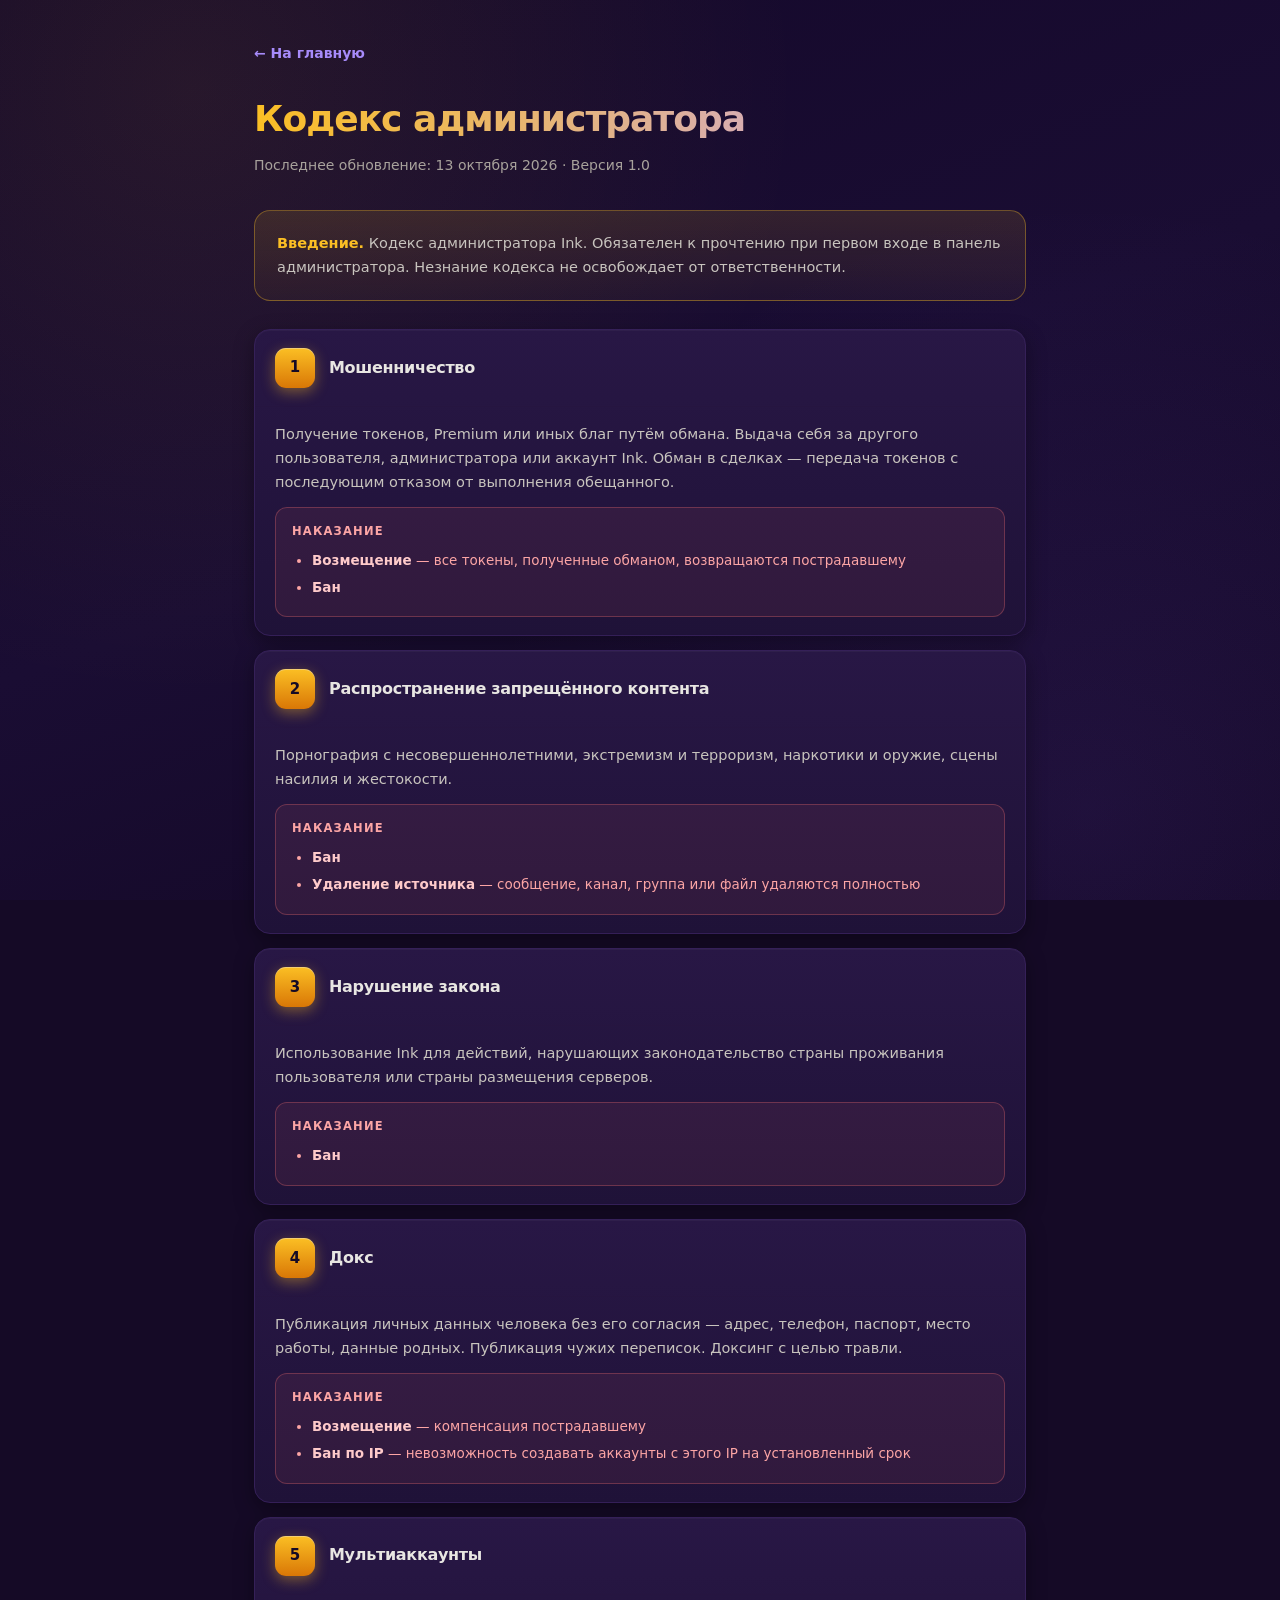
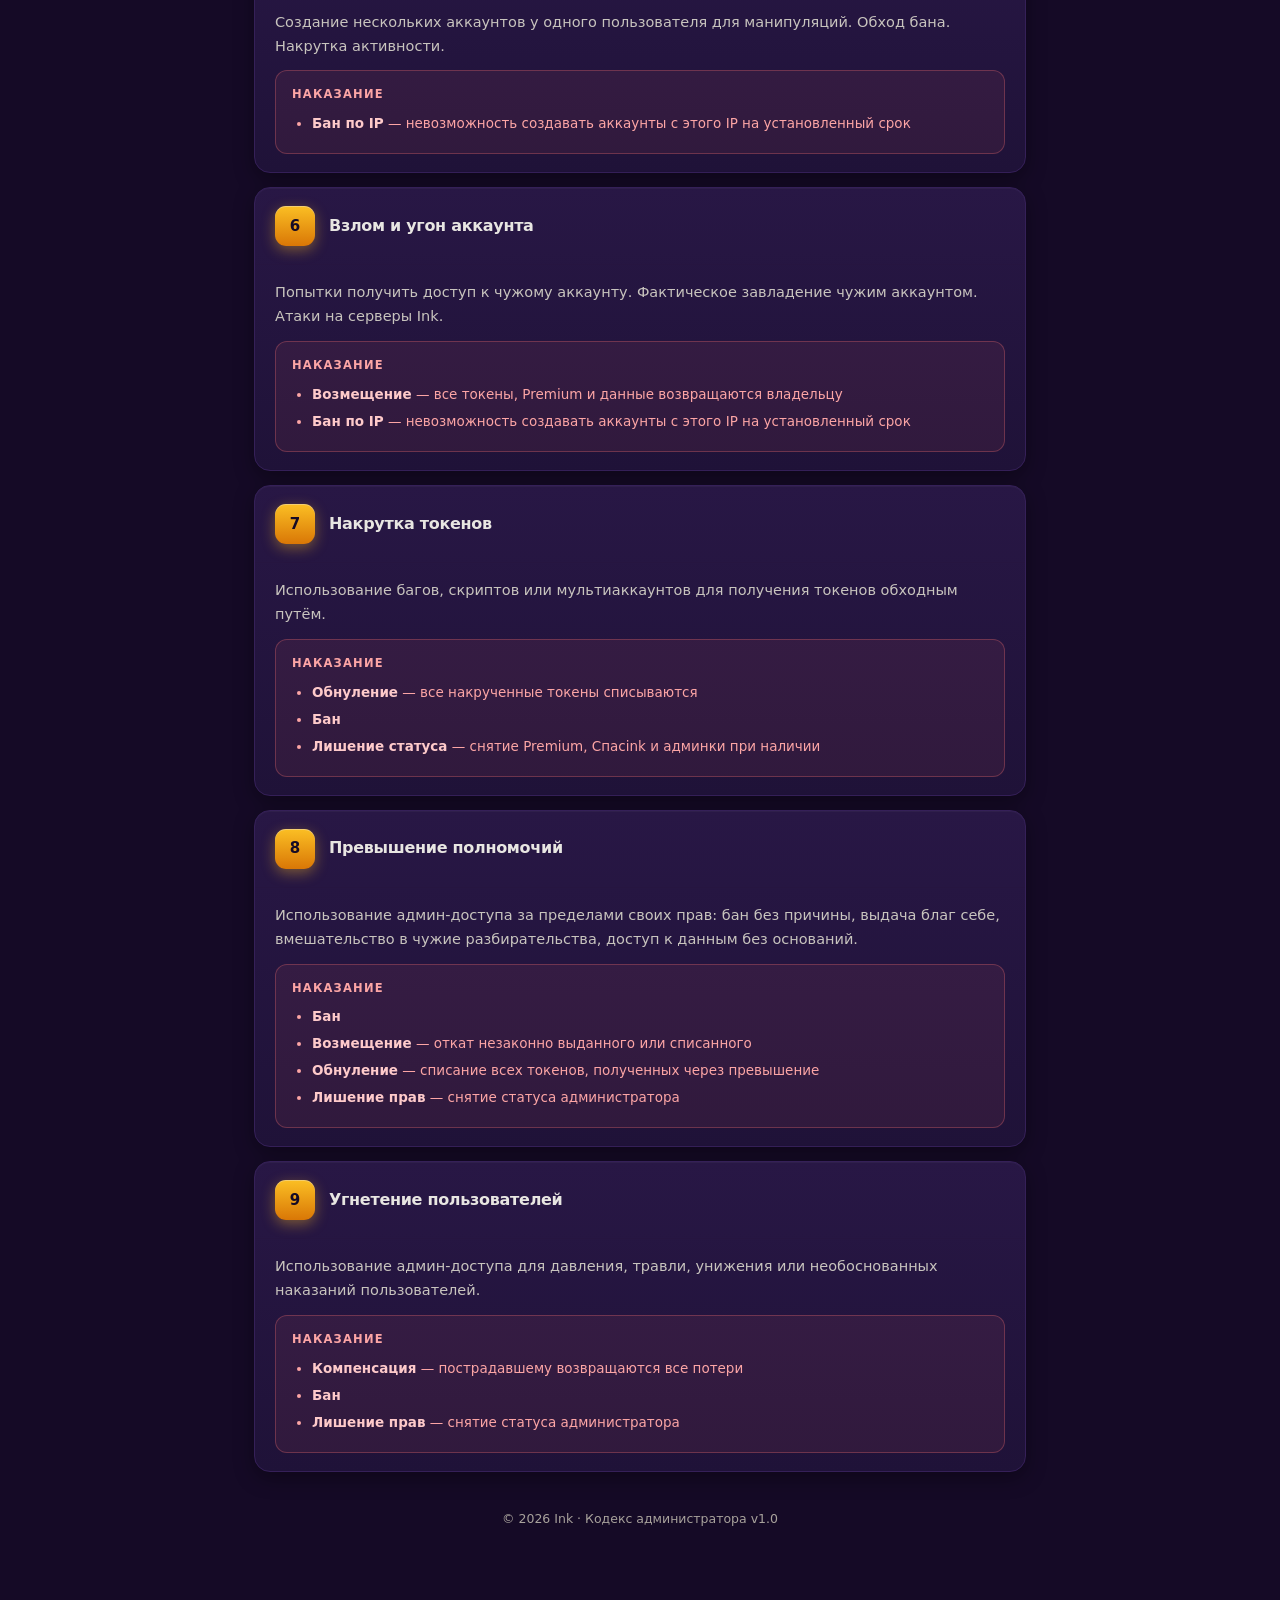
<file: codex.html>
<!DOCTYPE html>
<html lang="ru">
<head>
<meta charset="UTF-8"/>
<meta name="viewport" content="width=device-width,initial-scale=1"/>
<title>Кодекс администратора — Ink</title>
<link rel="icon" href="data:image/svg+xml,<svg xmlns='http://www.w3.org/2000/svg' viewBox='0 0 32 32'><circle cx='16' cy='16' r='14' fill='%23fbbf24'/><text x='16' y='22' text-anchor='middle' fill='white' font-size='18' font-weight='bold' font-family='sans-serif'>A</text></svg>"/>
<style>
:root{
  --bg:#150a26;--panel:#1f1238;--panel2:#281745;--panel3:#331d54;
  --border:#261540;--border2:#352058;--border3:#452a70;
  --accent:#8b5cf6;--accent-bright:#a78bfa;--accent-warm:#c4a3ff;
  --text:#e8e6e2;--text2:#c8c4be;--muted:#a8a29c;--muted2:#7a746e;
  --warn:#fbbf24;--ok:#4ade80;--danger:#f87171;
}
*{box-sizing:border-box;-webkit-tap-highlight-color:transparent}
html{scroll-behavior:smooth}
body{margin:0;background:var(--bg);color:var(--text);font-family:system-ui,-apple-system,"Segoe UI",Roboto,sans-serif;line-height:1.65;overflow-x:hidden;min-height:100vh;-webkit-font-smoothing:antialiased}
body::before{content:'';position:fixed;inset:0;z-index:-1;background:
  radial-gradient(circle at 15% 10%, rgba(251,191,36,.08), transparent 45%),
  radial-gradient(circle at 85% 90%, rgba(139,92,246,.10), transparent 45%),
  linear-gradient(160deg,#14082a 0%,#1a0d33 50%,#120723 100%);}
.wrap{max-width:820px;margin:0 auto;padding:40px 24px 80px}
.back{display:inline-flex;align-items:center;gap:6px;color:var(--accent-bright);text-decoration:none;font-size:14px;font-weight:600;margin-bottom:24px;transition:transform .15s}
.back:hover{transform:translateX(-3px)}
h1{font-size:clamp(26px,4vw,36px);font-weight:800;margin:0 0 6px;letter-spacing:-1px;background:linear-gradient(90deg,var(--warn),var(--accent-warm));-webkit-background-clip:text;-webkit-text-fill-color:transparent;background-clip:text}
.sub{color:var(--muted);font-size:14px;margin:0 0 32px}

.intro{background:linear-gradient(180deg,rgba(251,191,36,.12),rgba(251,191,36,.04));border:1px solid rgba(251,191,36,.35);border-radius:16px;padding:20px 22px;margin-bottom:28px;font-size:14.5px;line-height:1.7;color:var(--text2)}
.intro b{color:var(--warn)}

.art{background:linear-gradient(180deg,var(--panel2),var(--panel));border:1px solid var(--border2);border-radius:16px;margin-bottom:14px;overflow:hidden;box-shadow:0 6px 20px rgba(0,0,0,.35),inset 0 1px 0 rgba(232,230,226,.04);scroll-margin-top:20px}
.art-head{display:flex;align-items:center;gap:14px;padding:18px 20px;border-bottom:1px solid var(--border)}
.art-head .num{width:40px;height:40px;border-radius:11px;background:linear-gradient(180deg,var(--warn),#d97706);color:#150a26;display:flex;align-items:center;justify-content:center;font-weight:800;font-size:15px;flex-shrink:0;box-shadow:0 4px 14px rgba(251,191,36,.4),inset 0 1px 0 rgba(232,230,226,.4)}
.art-head .ttl{flex:1;font-size:16px;font-weight:800;color:var(--text);letter-spacing:-.3px}
.art-body{padding:16px 20px 18px}
.art-body p{margin:0 0 10px;color:var(--text2);font-size:14.5px;line-height:1.65}
.art-body p:last-child{margin-bottom:0}
.art-body b{color:var(--text)}

.pun{margin-top:12px;padding:14px 16px;border-radius:12px;background:rgba(248,113,113,.08);border:1px solid rgba(248,113,113,.3)}
.pun h4{margin:0 0 8px;font-size:11.5px;text-transform:uppercase;letter-spacing:1.2px;color:#fca5a5;font-weight:700}
.pun ul{margin:0;padding-left:20px;font-size:13.5px;color:#fca5a5;line-height:1.7}
.pun ul li{margin-bottom:4px}
.pun ul li::marker{color:#fca5a5}
.pun ul li b{color:#fecaca}

.footer{margin-top:36px;text-align:center;color:var(--muted);font-size:12.5px;line-height:1.8}
.footer a{color:var(--accent-bright);text-decoration:none}
</style>
</head>
<body>
<div class="wrap">

  <a class="back" href="index.html">← На главную</a>

  <h1>Кодекс администратора</h1>
  <p class="sub">Последнее обновление: 13 октября 2026 · Версия 1.0</p>

  <div class="intro">
    <b>Введение.</b> Кодекс администратора Ink. Обязателен к прочтению при первом входе в панель администратора. Незнание кодекса не освобождает от ответственности.
  </div>

  <!-- ============ 1 ============ -->
  <div class="art" id="a1">
    <div class="art-head">
      <div class="num">1</div>
      <div class="ttl">Мошенничество</div>
    </div>
    <div class="art-body">
      <p>Получение токенов, Premium или иных благ путём обмана. Выдача себя за другого пользователя, администратора или аккаунт Ink. Обман в сделках — передача токенов с последующим отказом от выполнения обещанного.</p>
      <div class="pun">
        <h4>Наказание</h4>
        <ul>
          <li><b>Возмещение</b> — все токены, полученные обманом, возвращаются пострадавшему</li>
          <li><b>Бан</b></li>
        </ul>
      </div>
    </div>
  </div>

  <!-- ============ 2 ============ -->
  <div class="art" id="a2">
    <div class="art-head">
      <div class="num">2</div>
      <div class="ttl">Распространение запрещённого контента</div>
    </div>
    <div class="art-body">
      <p>Порнография с несовершеннолетними, экстремизм и терроризм, наркотики и оружие, сцены насилия и жестокости.</p>
      <div class="pun">
        <h4>Наказание</h4>
        <ul>
          <li><b>Бан</b></li>
          <li><b>Удаление источника</b> — сообщение, канал, группа или файл удаляются полностью</li>
        </ul>
      </div>
    </div>
  </div>

  <!-- ============ 3 ============ -->
  <div class="art" id="a3">
    <div class="art-head">
      <div class="num">3</div>
      <div class="ttl">Нарушение закона</div>
    </div>
    <div class="art-body">
      <p>Использование Ink для действий, нарушающих законодательство страны проживания пользователя или страны размещения серверов.</p>
      <div class="pun">
        <h4>Наказание</h4>
        <ul>
          <li><b>Бан</b></li>
        </ul>
      </div>
    </div>
  </div>

  <!-- ============ 4 ============ -->
  <div class="art" id="a4">
    <div class="art-head">
      <div class="num">4</div>
      <div class="ttl">Докс</div>
    </div>
    <div class="art-body">
      <p>Публикация личных данных человека без его согласия — адрес, телефон, паспорт, место работы, данные родных. Публикация чужих переписок. Доксинг с целью травли.</p>
      <div class="pun">
        <h4>Наказание</h4>
        <ul>
          <li><b>Возмещение</b> — компенсация пострадавшему</li>
          <li><b>Бан по IP</b> — невозможность создавать аккаунты с этого IP на установленный срок</li>
        </ul>
      </div>
    </div>
  </div>

  <!-- ============ 5 ============ -->
  <div class="art" id="a5">
    <div class="art-head">
      <div class="num">5</div>
      <div class="ttl">Мультиаккаунты</div>
    </div>
    <div class="art-body">
      <p>Создание нескольких аккаунтов у одного пользователя для манипуляций. Обход бана. Накрутка активности.</p>
      <div class="pun">
        <h4>Наказание</h4>
        <ul>
          <li><b>Бан по IP</b> — невозможность создавать аккаунты с этого IP на установленный срок</li>
        </ul>
      </div>
    </div>
  </div>

  <!-- ============ 6 ============ -->
  <div class="art" id="a6">
    <div class="art-head">
      <div class="num">6</div>
      <div class="ttl">Взлом и угон аккаунта</div>
    </div>
    <div class="art-body">
      <p>Попытки получить доступ к чужому аккаунту. Фактическое завладение чужим аккаунтом. Атаки на серверы Ink.</p>
      <div class="pun">
        <h4>Наказание</h4>
        <ul>
          <li><b>Возмещение</b> — все токены, Premium и данные возвращаются владельцу</li>
          <li><b>Бан по IP</b> — невозможность создавать аккаунты с этого IP на установленный срок</li>
        </ul>
      </div>
    </div>
  </div>

  <!-- ============ 7 ============ -->
  <div class="art" id="a7">
    <div class="art-head">
      <div class="num">7</div>
      <div class="ttl">Накрутка токенов</div>
    </div>
    <div class="art-body">
      <p>Использование багов, скриптов или мультиаккаунтов для получения токенов обходным путём.</p>
      <div class="pun">
        <h4>Наказание</h4>
        <ul>
          <li><b>Обнуление</b> — все накрученные токены списываются</li>
          <li><b>Бан</b></li>
          <li><b>Лишение статуса</b> — снятие Premium, Спасink и админки при наличии</li>
        </ul>
      </div>
    </div>
  </div>

  <!-- ============ 8 ============ -->
  <div class="art" id="a8">
    <div class="art-head">
      <div class="num">8</div>
      <div class="ttl">Превышение полномочий</div>
    </div>
    <div class="art-body">
      <p>Использование админ-доступа за пределами своих прав: бан без причины, выдача благ себе, вмешательство в чужие разбирательства, доступ к данным без оснований.</p>
      <div class="pun">
        <h4>Наказание</h4>
        <ul>
          <li><b>Бан</b></li>
          <li><b>Возмещение</b> — откат незаконно выданного или списанного</li>
          <li><b>Обнуление</b> — списание всех токенов, полученных через превышение</li>
          <li><b>Лишение прав</b> — снятие статуса администратора</li>
        </ul>
      </div>
    </div>
  </div>

  <!-- ============ 9 ============ -->
  <div class="art" id="a9">
    <div class="art-head">
      <div class="num">9</div>
      <div class="ttl">Угнетение пользователей</div>
    </div>
    <div class="art-body">
      <p>Использование админ-доступа для давления, травли, унижения или необоснованных наказаний пользователей.</p>
      <div class="pun">
        <h4>Наказание</h4>
        <ul>
          <li><b>Компенсация</b> — пострадавшему возвращаются все потери</li>
          <li><b>Бан</b></li>
          <li><b>Лишение прав</b> — снятие статуса администратора</li>
        </ul>
      </div>
    </div>
  </div>

  <div class="footer">
    © 2026 Ink · Кодекс администратора v1.0<br>
  </div>

</div>
</body>
</html>
</file>
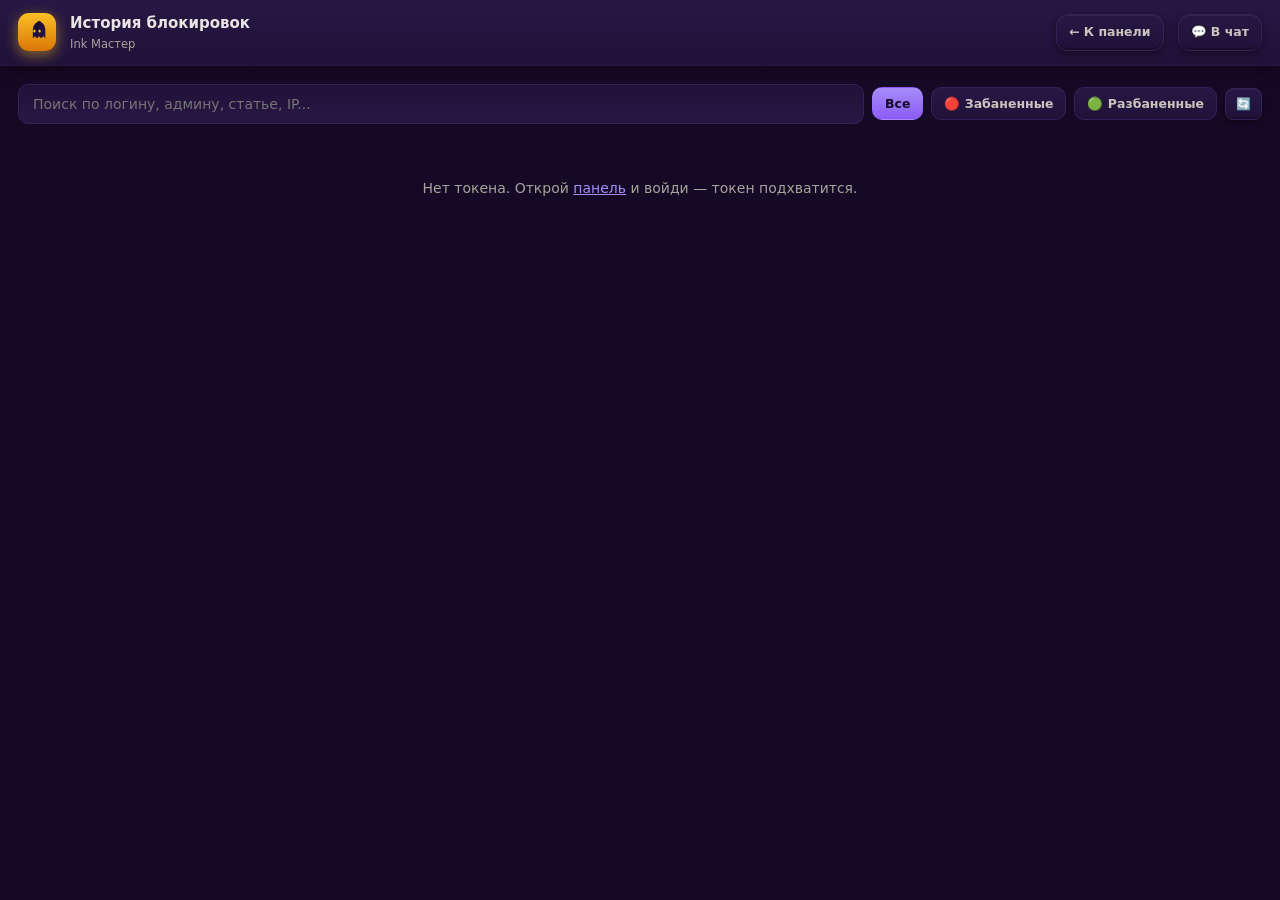
<file: history.html>
<!DOCTYPE html>
<html lang="ru">
<head>
<meta charset="UTF-8"/>
<meta name="viewport" content="width=device-width,initial-scale=1"/>
<title>История блокировок — Ink Мастер</title>
<link rel="icon" href="data:image/svg+xml,<svg xmlns='http://www.w3.org/2000/svg' viewBox='0 0 32 32'><circle cx='16' cy='16' r='14' fill='%23fbbf24'/><text x='16' y='22' text-anchor='middle' fill='white' font-size='18' font-weight='bold' font-family='sans-serif'>H</text></svg>"/>
<style>
:root{
  --bg:#150a26;--panel:#1f1238;--panel2:#281745;--panel3:#331d54;
  --border:#261540;--border2:#352058;--border3:#452a70;
  --accent:#8b5cf6;--accent2:#6d28d9;--accent-bright:#a78bfa;--accent-warm:#c4a3ff;
  --accent-soft:rgba(139,92,246,.10);--accent-line:rgba(167,139,250,.35);
  --text:#e8e6e2;--text2:#c8c4be;--muted:#a8a29c;--muted2:#7a746e;
  --ok:#4ade80;--danger:#f87171;--warn:#fbbf24;--gold:#a78bfa;
}
*{box-sizing:border-box;-webkit-tap-highlight-color:transparent}
body{margin:0;background:var(--bg);color:var(--text);font-family:system-ui,-apple-system,"Segoe UI",Roboto,sans-serif;font-size:14px;min-height:100vh;line-height:1.5}
button{font-family:inherit;cursor:pointer}
input,textarea,select{font-family:inherit;font-size:14px}
::-webkit-scrollbar{width:8px;height:8px}
::-webkit-scrollbar-thumb{background:linear-gradient(180deg,var(--border3),var(--border2));border-radius:8px}
::-webkit-scrollbar-thumb:hover{background:var(--accent)}

/* ШАПКА */
header{position:sticky;top:0;z-index:10;background:linear-gradient(180deg,var(--panel2),var(--panel));border-bottom:1px solid var(--border);padding:12px 18px;display:flex;align-items:center;gap:14px;box-shadow:0 4px 16px rgba(0,0,0,.4);flex-wrap:wrap}
header .logo{width:38px;height:38px;border-radius:11px;flex-shrink:0;background:linear-gradient(180deg,var(--warn),#d97706);display:flex;align-items:center;justify-content:center;box-shadow:0 4px 14px rgba(251,191,36,.5)}
header .logo svg{width:26px;height:26px;display:block}
header .t1{font-weight:700;font-size:15px}
header .t2{font-size:11.5px;color:var(--muted);margin-top:1px}
header .spacer{flex:1}
header a.btn, header button.btn{padding:8px 12px;font-size:12.5px;text-decoration:none;display:inline-flex;align-items:center;gap:5px}

/* КНОПКИ */
.btn{padding:11px 16px;border:0;border-radius:12px;font-size:14px;font-weight:700;background:linear-gradient(180deg,var(--accent-bright),var(--accent));color:#150a26;transition:transform .15s cubic-bezier(.2,.9,.3,1.4), box-shadow .25s;position:relative;overflow:hidden;box-shadow:0 4px 16px rgba(139,92,246,.35),inset 0 1px 0 rgba(232,230,226,.3),inset 0 -2px 0 rgba(0,0,0,.2)}
.btn:hover{transform:translateY(-2px);box-shadow:0 8px 28px rgba(139,92,246,.5),0 0 32px rgba(167,139,250,.4),inset 0 1px 0 rgba(232,230,226,.4),inset 0 -2px 0 rgba(0,0,0,.2)}
.btn:active{transform:translateY(1px) scale(.98)}
.btn.ghost{background:linear-gradient(180deg,var(--panel2),var(--panel));color:var(--text2);border:1px solid var(--border2);box-shadow:0 3px 8px rgba(0,0,0,.4),inset 0 1px 0 rgba(232,230,226,.06),inset 0 -2px 0 rgba(0,0,0,.3);text-shadow:none}
.btn.ghost:hover{background:linear-gradient(180deg,var(--panel3),var(--panel2));border-color:var(--accent);color:var(--accent-bright);box-shadow:0 6px 20px rgba(0,0,0,.5),0 0 24px rgba(167,139,250,.25),inset 0 1px 0 rgba(232,230,226,.1),inset 0 -2px 0 rgba(0,0,0,.3)}
.btn.danger{background:linear-gradient(180deg,#f87171,#b34040);color:#150a26}
.btn.ok{background:linear-gradient(180deg,#4ade80,#2b8c50);color:#150a26}
.btn.gold{background:linear-gradient(180deg,var(--warn),#d97706);color:#150a26}
.btn.sm{padding:6px 10px;font-size:12px;border-radius:8px;min-height:32px}

main{padding:18px;max-width:1400px;margin:0 auto}

/* ФИЛЬТР */
.hist-toolbar{display:flex;gap:8px;margin-bottom:14px;flex-wrap:wrap;align-items:center}
.hist-toolbar input{flex:1;min-width:220px;padding:11px 14px;background:linear-gradient(180deg,var(--panel),var(--panel2));border:1px solid var(--border2);border-radius:10px;color:var(--text);font-size:14px;outline:none}
.hist-toolbar input:focus{border-color:var(--accent)}
.hist-toolbar .chk-filter{padding:8px 12px;border-radius:10px;border:1px solid var(--border2);background:linear-gradient(180deg,var(--panel2),var(--panel));color:var(--text2);font-size:12.5px;font-weight:600;transition:all .15s}
.hist-toolbar .chk-filter:hover{border-color:var(--accent);color:var(--accent-bright)}
.hist-toolbar .chk-filter.on{background:linear-gradient(180deg,var(--accent-bright),var(--accent));color:#150a26;border-color:transparent}

/* КАРТОЧКА ЗАПИСИ */
.hist-card{background:linear-gradient(180deg,var(--panel2),var(--panel));border:1px solid var(--border2);border-radius:14px;padding:16px;margin-bottom:10px;box-shadow:0 4px 14px rgba(0,0,0,.35)}
.hist-card.active-ban{border-color:rgba(248,113,113,.4);background:linear-gradient(180deg,rgba(248,113,113,.06),var(--panel))}
.hist-card.unbanned{border-color:rgba(74,222,128,.3);background:linear-gradient(180deg,rgba(74,222,128,.04),var(--panel))}
.hist-card .head{display:flex;align-items:center;gap:10px;margin-bottom:10px;flex-wrap:wrap}
.hist-card .head .login{font-size:15px;font-weight:700}
.hist-card .meta{background:rgba(0,0,0,.2);border-radius:10px;padding:10px 12px;margin-bottom:10px;font-size:13px;color:var(--text2);line-height:1.7}
.hist-card .meta b{color:var(--text)}
.hist-card .notes{background:rgba(167,139,250,.08);border-radius:10px;padding:8px 10px;font-size:12.5px;color:var(--text2);line-height:1.6}
.hist-card .notes .n{display:flex;justify-content:space-between;padding:4px 0;border-bottom:1px solid rgba(167,139,250,.15)}
.hist-card .notes .n:last-child{border-bottom:0}
.hist-card .notes .n .t{color:var(--muted);font-size:11.5px}
.hist-card .btns{display:flex;gap:6px;flex-wrap:wrap;margin-top:10px}

.tag{display:inline-block;font-size:10px;font-weight:700;padding:2px 7px;border-radius:6px;text-transform:uppercase;margin-right:3px;letter-spacing:.5px}
.tag.ban{background:rgba(248,113,113,.25);color:#fca5a5}
.tag.ok{background:rgba(74,222,128,.2);color:#86efac;border:1px solid rgba(74,222,128,.35)}
.tag.warn{background:rgba(251,191,36,.2);color:#fde68a;border:1px solid rgba(251,191,36,.35)}
.tag.muted{background:rgba(167,139,250,.08);color:var(--muted)}
.tag.admin{background:linear-gradient(180deg,var(--accent-bright),var(--accent));color:#150a26}

.empty{padding:40px 20px;text-align:center;color:var(--muted);font-size:14px}
.muted{color:var(--muted)}

/* МОДАЛКА */
#modal{position:fixed;inset:0;z-index:200;background:rgba(8,2,18,.8);backdrop-filter:blur(6px);display:none;align-items:center;justify-content:center;padding:20px}
#modal.on{display:flex}
#modal .box{background:linear-gradient(180deg,var(--panel2),var(--panel));border:1px solid var(--border2);border-radius:18px;padding:22px;width:100%;max-width:500px;max-height:90vh;overflow-y:auto}
#modal h2{margin:0 0 14px;font-size:18px}
#modal .row-btns{display:flex;gap:8px;margin-top:14px;flex-wrap:wrap}
#modal .row-btns .btn{flex:1;min-width:120px}

/* TOASTS */
#toasts{position:fixed;bottom:20px;left:50%;transform:translateX(-50%);z-index:300;display:flex;flex-direction:column;gap:8px;width:min(420px,calc(100vw - 24px));pointer-events:none}
.toast{background:linear-gradient(180deg,var(--panel2),var(--panel));border:1px solid var(--accent-line);border-radius:12px;padding:11px 14px;font-size:13.5px;box-shadow:0 12px 32px rgba(0,0,0,.6),0 0 30px rgba(167,139,250,.2)}
.toast.ok{border-color:rgba(74,222,128,.5)}
.toast.bad{border-color:rgba(248,113,113,.5)}
</style>
</head>
<body>

<header>
  <div class="logo">
    <svg viewBox="0 0 100 100" xmlns="http://www.w3.org/2000/svg">
      <defs><linearGradient id="hg" x1="0" y1="0" x2="1" y2="1"><stop offset="0%" stop-color="#150a26"/><stop offset="100%" stop-color="#2a1550"/></linearGradient></defs>
      <path d="M50 8 a32 32 0 0 1 32 32 v34 l-8 -8 -8 8 -8 -8 -8 8 -8 -8 -8 8 v-34 a32 32 0 0 1 32 -32 z" fill="url(#hg)"/>
      <ellipse cx="40" cy="46" rx="4.5" ry="6" fill="#fbbf24"/>
      <ellipse cx="60" cy="46" rx="4.5" ry="6" fill="#fbbf24"/>
    </svg>
  </div>
  <div>
    <div class="t1">История блокировок</div>
    <div class="t2" id="connInfo">Ink Мастер</div>
  </div>
  <div class="spacer"></div>
  <a class="btn ghost" href="adminInk96309630.html">← К панели</a>
  <a class="btn ghost" href="web.html">💬 В чат</a>
</header>

<main>
  <div class="hist-toolbar">
    <input id="histSearch" placeholder="Поиск по логину, админу, статье, IP..." oninput="debouncedLoad()"/>
    <button class="chk-filter on" data-filter="all" onclick="setFilter('all')">Все</button>
    <button class="chk-filter" data-filter="banned" onclick="setFilter('banned')">🔴 Забаненные</button>
    <button class="chk-filter" data-filter="unbanned" onclick="setFilter('unbanned')">🟢 Разбаненные</button>
    <button class="btn ghost sm" onclick="loadHistory()">🔄</button>
  </div>
  <div id="historyBody"><div class="empty">Загрузка...</div></div>
</main>

<div id="modal"></div>
<div id="toasts"></div>

<script>
/* ============================================================ */
/* НАСТРОЙКА                                                     */
/* ============================================================ */
const API = 'https://api.ink-chat.ru/api';
let JWT = '';
let HISTORY = [];
let FILTER = 'all';
let DEBOUNCE = null;

const $ = id => document.getElementById(id);
function esc(s){ return String(s==null?'':s).replace(/[&<>"']/g,c=>({'&':'&amp;','<':'&lt;','>':'&gt;','"':'&quot;',"'":'&#39;'}[c])) }
function fmt(n){ return Number(n||0).toLocaleString('ru-RU') }
function fmtDate(iso){ if(!iso) return '—'; try{ return new Date(iso).toLocaleString('ru-RU') }catch(e){ return iso } }
function fmtDateShort(iso){ if(!iso) return '—'; try{ const d = new Date(iso); return d.toLocaleDateString('ru-RU') + ' ' + d.toLocaleTimeString('ru-RU',{hour:'2-digit',minute:'2-digit'}) }catch(e){ return iso } }
function toast(msg, sub, type){
  const el = document.createElement('div');
  el.className = 'toast ' + (type || '');
  el.innerHTML = '<div>' + esc(msg) + '</div>' + (sub ? '<div style="color:var(--muted);font-size:12px;margin-top:2px">' + esc(sub) + '</div>' : '');
  $('toasts').appendChild(el);
  setTimeout(()=>el.remove(), 3500);
}

/* ============================================================ */
/* АВТОРИЗАЦИЯ                                                   */
/* ============================================================ */
function detectToken(){
  const urlT = new URLSearchParams(location.search).get('token');
  if(urlT){ JWT = urlT; localStorage.setItem('ink_admin_token', urlT); return true; }
  const inkT = localStorage.getItem('ink_token');
  if(inkT){ JWT = inkT; return true; }
  const admT = localStorage.getItem('ink_admin_token');
  if(admT){ JWT = admT; return true; }
  return false;
}

/* ============================================================ */
/* API                                                           */
/* ============================================================ */
async function apiGet(path){
  const headers = { 'Content-Type': 'application/json' };
  if(JWT) headers['Authorization'] = 'Bearer ' + JWT;
  const r = await fetch(API + path, { headers });
  let d = {};
  try { d = await r.json(); } catch(e){}
  if(!r.ok) return { ok: false, error: d.error || ('HTTP ' + r.status) };
  return { ok: true, data: d };
}
async function apiAction(path, method, body){
  const headers = { 'Content-Type': 'application/json' };
  if(JWT) headers['Authorization'] = 'Bearer ' + JWT;
  const r = await fetch(API + path, { method: method || 'POST', headers, body: body ? JSON.stringify(body) : undefined });
  let d = {};
  try { d = await r.json(); } catch(e){}
  if(!r.ok) return { ok: false, error: d.error || ('HTTP ' + r.status) };
  return { ok: true, data: d };
}

/* ============================================================ */
/* ФИЛЬТР                                                        */
/* ============================================================ */
function setFilter(f){
  FILTER = f;
  document.querySelectorAll('.chk-filter').forEach(b => b.classList.toggle('on', b.dataset.filter === f));
  renderHistory();
}

/* ============================================================ */
/* ЗАГРУЗКА                                                      */
/* ============================================================ */
async function loadHistory(){
  const q = ($('histSearch') ? $('histSearch').value.trim() : '');
  const r = await apiGet('/admin/ban-history' + (q ? ('?q=' + encodeURIComponent(q)) : ''));
  if(!r.ok){
    $('historyBody').innerHTML = '<div class="empty">Ошибка: ' + esc(r.error) + '. Возможно, надо войти заново через панель.</div>';
    return;
  }
  HISTORY = r.data || [];
  renderHistory();
}
function debouncedLoad(){ clearTimeout(DEBOUNCE); DEBOUNCE = setTimeout(loadHistory, 350); }

function renderHistory(){
  const list = HISTORY.filter(h => {
    if(FILTER === 'all') return true;
    if(FILTER === 'banned') return h.current_status === 'banned';
    if(FILTER === 'unbanned') return h.current_status === 'unbanned';
    return true;
  });
  if(!list.length){ $('historyBody').innerHTML = '<div class="empty">Записей нет</div>'; return; }

  $('historyBody').innerHTML = list.map(h => {
    const cls = h.current_status === 'banned' ? 'active-ban' : 'unbanned';
    const until = h.ban_forever ? 'навсегда' : (h.ban_days ? h.ban_days + ' дн.' : '—');
    const ipUntil = h.ip_ban_forever ? 'навсегда' : (h.ip_ban_days ? h.ip_ban_days + ' дн.' : '—');
    const revoked = (h.revoked || []).map(r => r === 'premium' ? 'Premium' : r === 'donor' ? 'Спасink' : r === 'admin' ? 'Админ' : r);
    return `
      <div class="hist-card ${cls}">
        <div class="head">
          <div class="login">${esc(h.target_login)}</div>
          <span class="tag ${h.current_status === 'banned' ? 'ban' : 'ok'}">${h.current_status === 'banned' ? '🔴 забанен' : '🟢 разбанен'}</span>
          ${h.verdict !== 'pending' ? `<span class="tag ${h.verdict === 'approved' ? 'ok' : 'ban'}">${h.verdict === 'approved' ? 'обоснован' : 'необоснован'}</span>` : ''}
          <span class="muted" style="font-size:12px;margin-left:auto">${fmtDateShort(h.at)} · #${h.id}</span>
        </div>
        <div class="meta">
          <b>Админ:</b> ${esc(h.admin_login)}<br>
          <b>Статья:</b> ${h.article_id ? `${h.article_id}. ${esc(h.article_title)}` : '—'}<br>
          <b>Бан аккаунта:</b> ${h.ban_active ? until : (h.ban_days || h.ban_forever ? 'был ' + until : '—')}<br>
          <b>IP:</b> ${h.ip ? esc(h.ip) + (h.ip_ban_active ? ' (забанен, ' + ipUntil + ')' : (h.ip_ban_days ? ' (был ' + ipUntil + ')' : '')) : '—'}<br>
          <b>Причина:</b> ${esc(h.reason || '—')}
          ${h.compensation ? `<br><b>Компенсация:</b> <span style="color:var(--warn)">${h.compensation} токенов → ${esc(h.compensation_to||'?')}</span>` : ''}
          ${h.obnulenie ? `<br><b>Обнуление:</b> <span style="color:var(--danger)">отмечено</span>` : ''}
          ${revoked.length ? `<br><b>Снять статусы:</b> <span style="color:var(--danger)">${revoked.join(', ')}</span>` : ''}
        </div>
        ${(h.notes && h.notes.length) ? `
          <div class="notes">
            ${h.notes.map(n => `<div class="n"><span>${esc(n.text)}</span><span class="t">${fmtDateShort(n.at)}</span></div>`).join('')}
          </div>` : ''}
        <div class="btns">
          ${h.current_status === 'banned' ? `<button class="btn ok sm" onclick="historyUnban(${h.id}, ${h.target_id||'null'})">✅ Снять бан досрочно</button>` : ''}
          ${h.verdict === 'pending' ? `
            <button class="btn ok sm" onclick="historyVerdict(${h.id},'approved')">✓ Вердикт: обоснован</button>
            <button class="btn danger sm" onclick="historyVerdict(${h.id},'rejected')">✕ Вердикт: необоснован</button>
          ` : ''}
        </div>
      </div>`;
  }).join('');
}

/* ============================================================ */
/* ДЕЙСТВИЯ                                                      */
/* ============================================================ */
async function historyUnban(historyId, targetId){
  if(!confirm('Снять бан досрочно?')) return;
  if(!targetId){ toast('Нет привязки к аккаунту', '', 'bad'); return; }
  const r = await apiAction('/admin/unban/'+targetId,'POST',{ history_id: historyId });
  if(!r.ok) return toast('Ошибка', r.error, 'bad');
  toast('✅ Разбанен досрочно','','ok');
  loadHistory();
}
async function historyVerdict(historyId, verdict){
  const r = await apiAction('/admin/ban-history/'+historyId+'/verdict','POST',{ verdict });
  if(!r.ok) return toast('Ошибка', r.error, 'bad');
  toast('✓ Вердикт обновлён','','ok');
  loadHistory();
}

/* ============================================================ */
/* СТАРТ                                                         */
/* ============================================================ */
(async function init(){
  if(!detectToken()){
    $('historyBody').innerHTML = '<div class="empty">Нет токена. Открой <a href="adminInk96309630.html" style="color:var(--accent-bright)">панель</a> и войди — токен подхватится.</div>';
    return;
  }
  await loadHistory();
})();
</script>
</body>
</html>
</file>
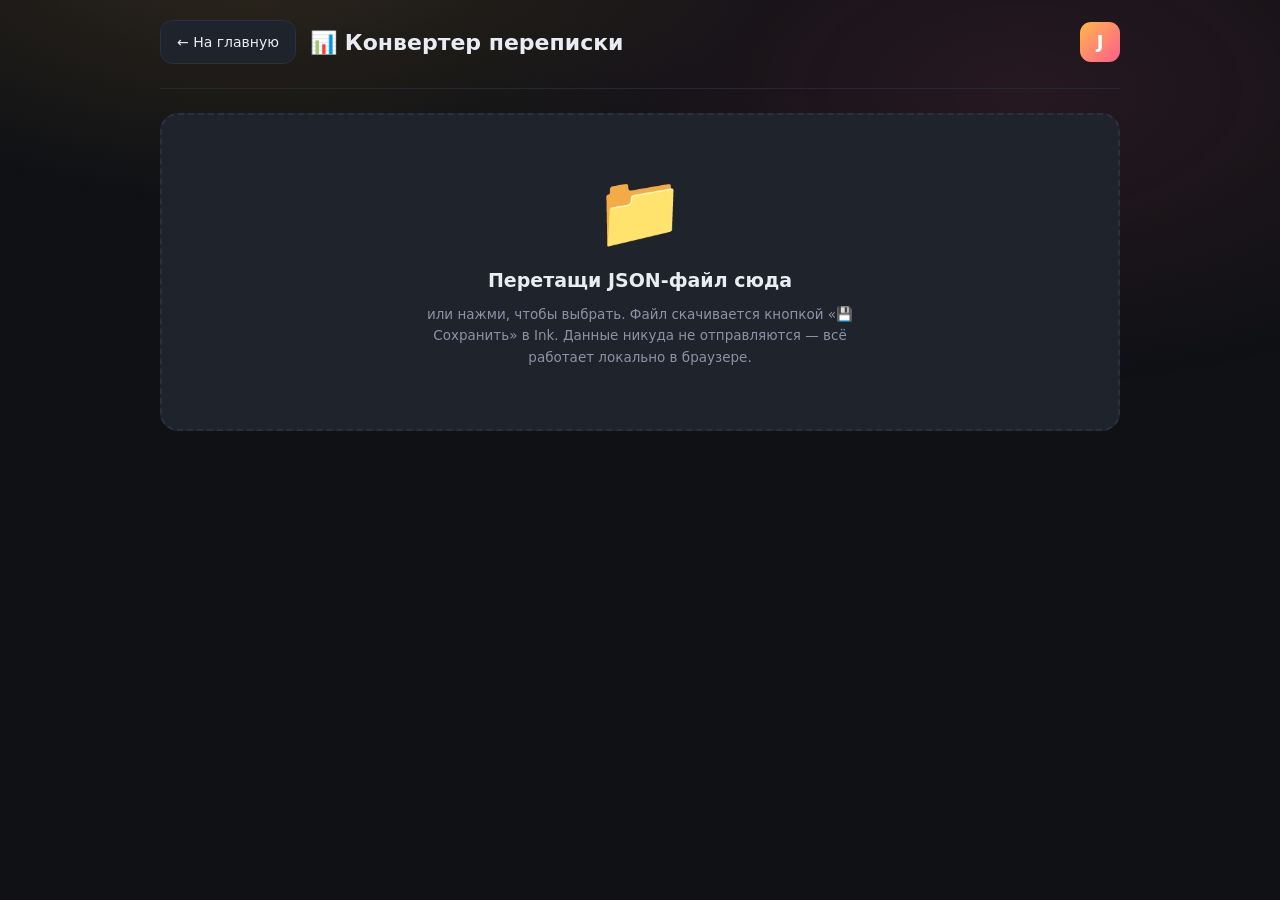
<file: json-viewer.html>
<!DOCTYPE html>
<html lang="ru">
<head>
<meta charset="UTF-8"/>
<meta name="viewport" content="width=device-width,initial-scale=1"/>
<title>Ink — Конвертер переписки</title>
<link rel="icon" href="data:image/svg+xml,<svg xmlns='http://www.w3.org/2000/svg' viewBox='0 0 32 32'><circle cx='16' cy='16' r='14' fill='%23ffb84d'/><text x='16' y='22' text-anchor='middle' fill='white' font-size='18' font-weight='bold' font-family='sans-serif'>J</text></svg>"/>
<style>
:root{
  --bg:#0f1115;--panel:#171a21;--panel2:#1f232c;
  --border:#232833;--border2:#2a3040;
  --accent:#4f8cff;--accent2:#7c5cff;
  --text:#e8ecf3;--muted:#8a93a5;
  --gold:#ffb84d;--pink:#ff5c8a;--ok:#4ade80;
  --mine:#5b6cff;--them:#232936;
}
*{box-sizing:border-box;-webkit-tap-highlight-color:transparent}
body{
  margin:0;background:var(--bg);color:var(--text);
  font-family:system-ui,-apple-system,"Segoe UI",Roboto,sans-serif;
  line-height:1.6;min-height:100vh;
}
body::before{
  content:'';position:fixed;inset:0;z-index:-1;
  background:
    radial-gradient(900px 500px at 20% -10%,rgba(255,184,77,.15),transparent 60%),
    radial-gradient(900px 500px at 80% 10%,rgba(255,92,138,.1),transparent 60%);
}
.wrap{max-width:1000px;margin:0 auto;padding:0 20px 40px}

.top{
  display:flex;align-items:center;gap:14px;
  padding:20px 0 24px;
  border-bottom:1px solid var(--border);
  margin-bottom:24px;
  flex-wrap:wrap;
}
.top .back{
  display:inline-flex;align-items:center;gap:8px;
  padding:10px 16px;border-radius:12px;
  background:var(--panel2);border:1px solid var(--border2);
  color:var(--text);text-decoration:none;font-size:14px;
  cursor:pointer;font-family:inherit;
  transition:background .15s;
}
.top .back:hover{background:var(--border2)}
.top h1{margin:0;font-size:22px;font-weight:800}
.top .spacer{flex:1}
.top .logo{
  width:40px;height:40px;border-radius:11px;
  background:linear-gradient(135deg,var(--gold),var(--pink));
  display:flex;align-items:center;justify-content:center;
  font-size:18px;font-weight:800;color:#fff;
  flex-shrink:0;
}

.drop-zone{
  border:2px dashed var(--border2);border-radius:18px;
  padding:60px 20px;text-align:center;
  cursor:pointer;transition:all .2s;
  background:var(--panel2);
  margin-bottom:24px;
}
.drop-zone:hover,.drop-zone.over{
  border-color:var(--gold);
  background:rgba(255,184,77,.08);
}
.drop-zone .big{font-size:72px;line-height:1;margin-bottom:18px;display:block}
.drop-zone .t1{font-size:19px;font-weight:700;margin-bottom:8px}
.drop-zone .t2{font-size:13.5px;color:var(--muted);max-width:480px;margin:0 auto}
.drop-zone input[type=file]{display:none}

.jv-stats{
  display:grid;grid-template-columns:repeat(auto-fit,minmax(130px,1fr));
  gap:10px;margin-bottom:20px;
}
.jv-stats .s{
  background:var(--panel);border:1px solid var(--border2);
  border-radius:12px;padding:14px;text-align:center;
}
.jv-stats .s .num{font-size:24px;font-weight:800;color:var(--gold)}
.jv-stats .s .lbl{font-size:11px;color:var(--muted);text-transform:uppercase;letter-spacing:1px;margin-top:3px}

.jv-chat{
  background:var(--panel);border:1px solid var(--border2);
  border-radius:14px;margin-bottom:12px;overflow:hidden;
}
.jv-chat .ch-head{
  padding:14px 16px;cursor:pointer;
  display:flex;align-items:center;gap:12px;
  transition:background .15s;
}
.jv-chat .ch-head:hover{background:rgba(127,127,127,.08)}
.jv-chat .ch-head .avatar{
  width:40px;height:40px;border-radius:50%;
  background:linear-gradient(135deg,var(--accent),var(--accent2));
  display:flex;align-items:center;justify-content:center;
  font-weight:700;color:#fff;flex-shrink:0;
}
.jv-chat .ch-head .info{flex:1;min-width:0}
.jv-chat .ch-head .t1{font-weight:700;font-size:14.5px}
.jv-chat .ch-head .t2{font-size:12px;color:var(--muted);margin-top:2px}
.jv-chat .ch-head .arrow{
  color:var(--muted);font-size:14px;
  transition:transform .2s;
}
.jv-chat.open .ch-head .arrow{transform:rotate(90deg)}

.jv-msgs{
  display:none;padding:12px 16px 16px;
  border-top:1px solid var(--border);
  flex-direction:column;gap:8px;
  max-height:450px;overflow-y:auto;
}
.jv-chat.open .jv-msgs{display:flex}
.jv-msg{
  padding:8px 12px;border-radius:12px;
  font-size:13.5px;line-height:1.45;
  max-width:85%;word-wrap:break-word;
}
.jv-msg.me{
  align-self:flex-end;
  background:linear-gradient(135deg,var(--mine),#8b5cff);
  color:#fff;
}
.jv-msg.them{
  align-self:flex-start;
  background:var(--them);border:1px solid var(--border);
}
.jv-msg .who{
  font-size:11px;font-weight:700;color:var(--accent);
  margin-bottom:3px;
}
.jv-msg.me .who{color:#cfe0ff}
.jv-msg .time{display:block;font-size:10.5px;opacity:.7;margin-top:3px;text-align:right}

.jv-empty{
  text-align:center;padding:40px 20px;color:var(--muted);font-size:14px;
}
.jv-reset{
  display:inline-flex;align-items:center;gap:8px;
  padding:10px 16px;border-radius:10px;
  background:var(--panel2);border:1px solid var(--border2);
  color:var(--text);cursor:pointer;font-family:inherit;font-size:13.5px;
  margin-bottom:16px;
}
.jv-reset:hover{background:var(--border2)}

::-webkit-scrollbar{width:8px;height:8px}
::-webkit-scrollbar-thumb{background:var(--border2);border-radius:8px}
</style>
</head>
<body>

<div class="wrap">

  <div class="top">
    <a class="back" href="index.html">← На главную</a>
    <h1>📊 Конвертер переписки</h1>
    <div class="spacer"></div>
    <div class="logo">J</div>
  </div>

  <div id="jvDrop">
    <div class="drop-zone" id="dropZone" onclick="document.getElementById('jsonFile').click()">
      <span class="big">📁</span>
      <div class="t1">Перетащи JSON-файл сюда</div>
      <div class="t2">или нажми, чтобы выбрать. Файл скачивается кнопкой «💾 Сохранить» в Ink. Данные никуда не отправляются — всё работает локально в браузере.</div>
      <input type="file" id="jsonFile" accept=".json,application/json" onchange="onJsonPicked(event)"/>
    </div>
  </div>

  <div id="jvResult" style="display:none"></div>

</div>

<script>
const dropZone = document.getElementById('dropZone');
['dragenter','dragover'].forEach(ev => dropZone.addEventListener(ev, e => {
  e.preventDefault(); dropZone.classList.add('over');
}));
['dragleave','drop'].forEach(ev => dropZone.addEventListener(ev, e => {
  e.preventDefault(); dropZone.classList.remove('over');
}));
dropZone.addEventListener('drop', e => {
  const f = e.dataTransfer.files && e.dataTransfer.files[0];
  if(f) processJsonFile(f);
});

function onJsonPicked(e){
  const f = e.target.files && e.target.files[0];
  if(f) processJsonFile(f);
}

function processJsonFile(file){
  const reader = new FileReader();
  reader.onload = () => {
    try {
      const data = JSON.parse(reader.result);
      renderJsonPreview(data, file.name);
    } catch(err){
      alert('Не удалось прочитать JSON: ' + err.message);
    }
  };
  reader.readAsText(file);
}

function renderJsonPreview(data, fileName){
  document.getElementById('jvDrop').style.display = 'none';
  const res = document.getElementById('jvResult');
  res.style.display = 'block';

  let chats = [];

  if(Array.isArray(data.chats)){
    const messages = data.messages || {};
    const me = data.me || (data.currentUser && data.currentUser.id);
    data.chats.forEach(c => {
      const msgs = (messages[c.id] || []).map(m => normalizeMsg(m, me, c));
      chats.push({ id: c.id, title: c.name || c.title || ('Чат ' + c.id), messages: msgs });
    });
  } else if(Array.isArray(data)){
    const grouped = {};
    data.forEach(m => {
      const cid = m.chat_id || m.chatId || 'unknown';
      if(!grouped[cid]) grouped[cid] = [];
      grouped[cid].push(normalizeMsg(m, null, null));
    });
    Object.keys(grouped).forEach(cid => chats.push({ id: cid, title: 'Чат ' + cid, messages: grouped[cid] }));
  } else if(Array.isArray(data.messages)){
    const grouped = {};
    data.messages.forEach(m => {
      const cid = m.chat_id || m.chatId || 'unknown';
      if(!grouped[cid]) grouped[cid] = [];
      grouped[cid].push(normalizeMsg(m, null, null));
    });
    Object.keys(grouped).forEach(cid => chats.push({ id: cid, title: 'Чат ' + cid, messages: grouped[cid] }));
  } else if(data.chat && Array.isArray(data.messages)){
    chats.push({
      id: data.chat.id,
      title: data.chat.name || 'Чат',
      messages: data.messages.map(m => normalizeMsg(m, null, data.chat))
    });
  } else {
    res.innerHTML = '<div class="jv-empty">Не удалось распознать структуру JSON.<br>Покажу как есть:</div>' +
      '<pre style="background:var(--panel2);padding:14px;border-radius:12px;overflow:auto;font-size:12px">' +
      escapeHtml(JSON.stringify(data, null, 2)) + '</pre>';
    return;
  }

  let totalMsgs = 0;
  chats.forEach(c => totalMsgs += c.messages.length);

  let html = `
    <div class="jv-reset" onclick="resetJsonViewer()">← Загрузить другой файл</div>
    <div class="jv-stats">
      <div class="s"><div class="num">${chats.length}</div><div class="lbl">Чатов</div></div>
      <div class="s"><div class="num">${totalMsgs}</div><div class="lbl">Сообщений</div></div>
      <div class="s"><div class="num">${escapeHtml(fileName).slice(0,20)}</div><div class="lbl">Файл</div></div>
    </div>
  `;

  if(!chats.length){
    html += '<div class="jv-empty">Нет данных для отображения</div>';
  } else {
    chats.forEach((c, idx) => {
      html += `
        <div class="jv-chat" data-idx="${idx}">
          <div class="ch-head" onclick="toggleChat(${idx})">
            <div class="avatar">${escapeHtml((c.title||'?')[0].toUpperCase())}</div>
            <div class="info">
              <div class="t1">${escapeHtml(c.title)}</div>
              <div class="t2">${c.messages.length} сообщений</div>
            </div>
            <div class="arrow">▶</div>
          </div>
          <div class="jv-msgs">${c.messages.map(m => msgHtml(m)).join('')}</div>
        </div>
      `;
    });
  }

  res.innerHTML = html;
}

function normalizeMsg(m, me, chat){
  const senderId = m.sender_id || m.from || m.user_id || m.userId || null;
  const senderName = m.sender_name || m.from_login || m.username || (senderId ? ('ID ' + senderId) : 'Неизвестно');
  const isMe = me ? (senderId === me) : false;
  return {
    who: senderName,
    text: m.text || m.message || '',
    time: m.created_at || m.at || m.time || '',
    isMe
  };
}

function msgHtml(m){
  const cls = m.isMe ? 'me' : 'them';
  const who = m.isMe ? '' : `<div class="who">${escapeHtml(m.who)}</div>`;
  let time = '';
  if(m.time){
    try { time = new Date(m.time).toLocaleString('ru-RU'); } catch(e){ time = m.time; }
  }
  return `<div class="jv-msg ${cls}">${who}${escapeHtml(m.text)}${time ? `<span class="time">${escapeHtml(time)}</span>` : ''}</div>`;
}

function toggleChat(idx){
  const el = document.querySelector(`.jv-chat[data-idx="${idx}"]`);
  if(el) el.classList.toggle('open');
}

function resetJsonViewer(){
  document.getElementById('jvDrop').style.display = 'block';
  document.getElementById('jvResult').style.display = 'none';
  document.getElementById('jvResult').innerHTML = '';
  document.getElementById('jsonFile').value = '';
}

function escapeHtml(s){
  return String(s==null?'':s).replace(/[&<>"']/g, c => (
    {'&':'&amp;','<':'&lt;','>':'&gt;','"':'&quot;',"'":'&#39;'}[c]
  ));
}
</script>

</body>
</html>
</file>
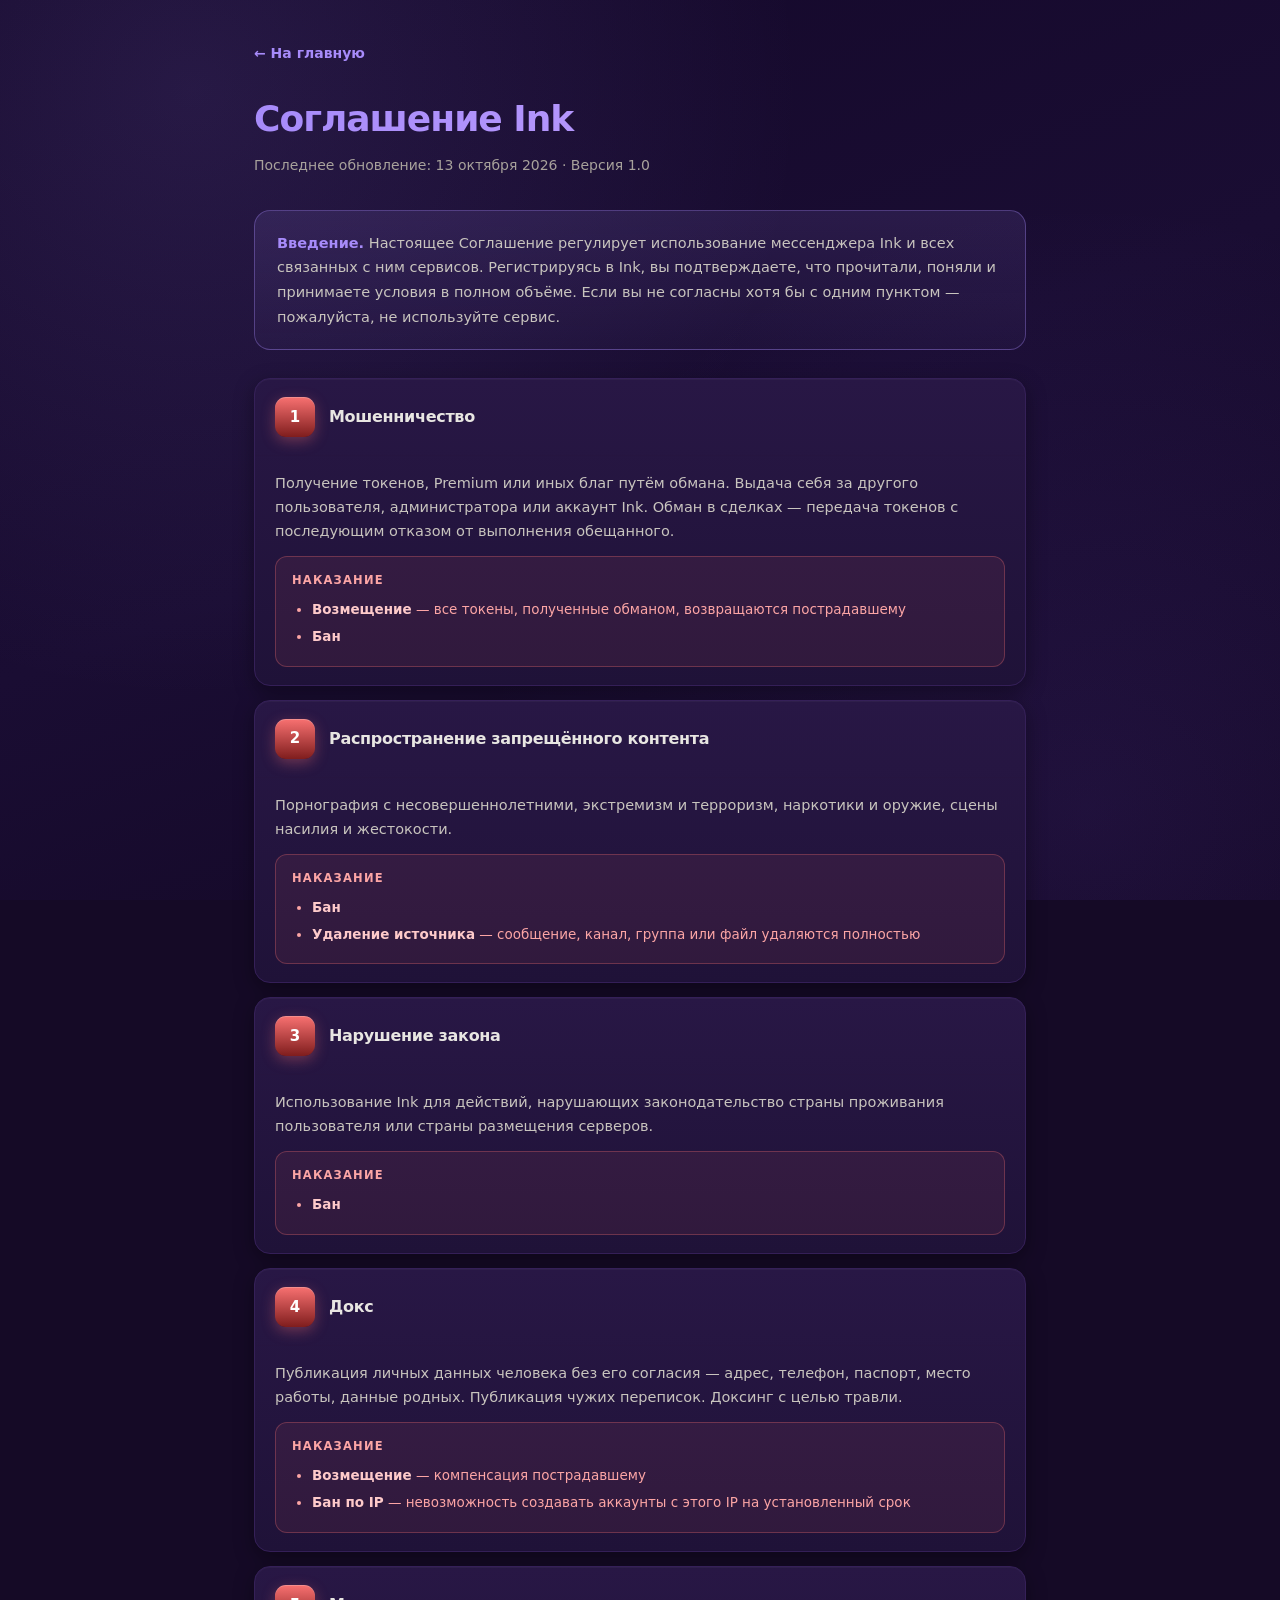
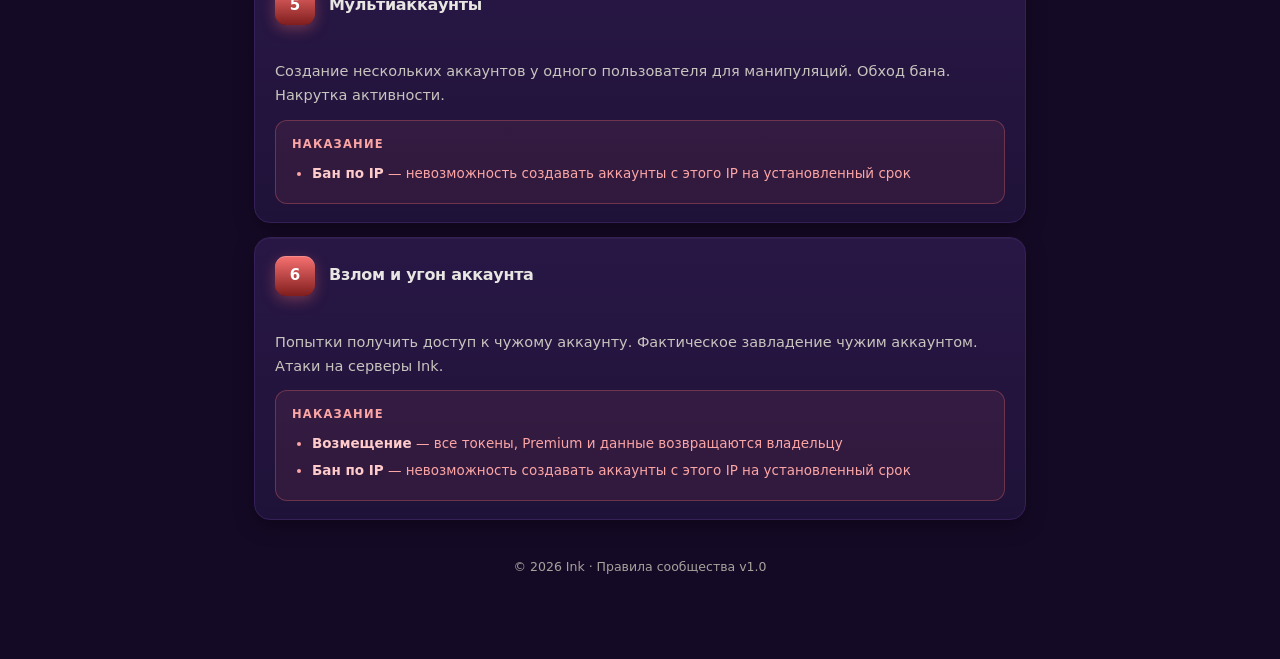
<file: rules.html>
<!DOCTYPE html>
<html lang="ru">
<head>
<meta charset="UTF-8"/>
<meta name="viewport" content="width=device-width,initial-scale=1"/>
<title>Соглашение — Ink</title>
<link rel="icon" href="data:image/svg+xml,<svg xmlns='http://www.w3.org/2000/svg' viewBox='0 0 32 32'><circle cx='16' cy='16' r='14' fill='%238b5cf6'/><text x='16' y='22' text-anchor='middle' fill='white' font-size='20' font-weight='bold' font-family='sans-serif'>I</text></svg>"/>
<style>
:root{
  --bg:#150a26;--panel:#1f1238;--panel2:#281745;--panel3:#331d54;
  --border:#261540;--border2:#352058;--border3:#452a70;
  --accent:#8b5cf6;--accent-bright:#a78bfa;--accent-warm:#c4a3ff;
  --text:#e8e6e2;--text2:#c8c4be;--muted:#a8a29c;--muted2:#7a746e;
  --warn:#fbbf24;--ok:#4ade80;--danger:#f87171;
}
*{box-sizing:border-box;-webkit-tap-highlight-color:transparent}
html{scroll-behavior:smooth}
body{margin:0;background:var(--bg);color:var(--text);font-family:system-ui,-apple-system,"Segoe UI",Roboto,sans-serif;line-height:1.65;overflow-x:hidden;min-height:100vh;-webkit-font-smoothing:antialiased}
body::before{content:'';position:fixed;inset:0;z-index:-1;background:
  radial-gradient(circle at 15% 10%, rgba(167,139,250,.12), transparent 45%),
  radial-gradient(circle at 85% 90%, rgba(139,92,246,.10), transparent 45%),
  linear-gradient(160deg,#14082a 0%,#1a0d33 50%,#120723 100%);}
.wrap{max-width:820px;margin:0 auto;padding:40px 24px 80px}
.back{display:inline-flex;align-items:center;gap:6px;color:var(--accent-bright);text-decoration:none;font-size:14px;font-weight:600;margin-bottom:24px;transition:transform .15s}
.back:hover{transform:translateX(-3px)}
h1{font-size:clamp(26px,4vw,36px);font-weight:800;margin:0 0 6px;letter-spacing:-1px;background:linear-gradient(90deg,var(--accent-bright),var(--accent-warm));-webkit-background-clip:text;-webkit-text-fill-color:transparent;background-clip:text}
.sub{color:var(--muted);font-size:14px;margin:0 0 32px}

.intro{background:linear-gradient(180deg,rgba(167,139,250,.12),rgba(167,139,250,.04));border:1px solid rgba(167,139,250,.35);border-radius:16px;padding:20px 22px;margin-bottom:28px;font-size:14.5px;line-height:1.7;color:var(--text2)}
.intro b{color:var(--accent-bright)}

.art{background:linear-gradient(180deg,var(--panel2),var(--panel));border:1px solid var(--border2);border-radius:16px;margin-bottom:14px;overflow:hidden;box-shadow:0 6px 20px rgba(0,0,0,.35),inset 0 1px 0 rgba(232,230,226,.04);scroll-margin-top:20px}
.art-head{display:flex;align-items:center;gap:14px;padding:18px 20px;border-bottom:1px solid var(--border)}
.art-head .num{width:40px;height:40px;border-radius:11px;background:linear-gradient(180deg,var(--danger),#7f1d1d);color:#fff;display:flex;align-items:center;justify-content:center;font-weight:800;font-size:15px;flex-shrink:0;box-shadow:0 4px 14px rgba(248,113,113,.35),inset 0 1px 0 rgba(232,230,226,.25)}
.art-head .ttl{flex:1;font-size:16px;font-weight:800;color:var(--text);letter-spacing:-.3px}
.art-body{padding:16px 20px 18px}
.art-body p{margin:0 0 10px;color:var(--text2);font-size:14.5px;line-height:1.65}
.art-body p:last-child{margin-bottom:0}
.art-body b{color:var(--text)}

.pun{margin-top:12px;padding:14px 16px;border-radius:12px;background:rgba(248,113,113,.08);border:1px solid rgba(248,113,113,.3)}
.pun h4{margin:0 0 8px;font-size:11.5px;text-transform:uppercase;letter-spacing:1.2px;color:#fca5a5;font-weight:700}
.pun ul{margin:0;padding-left:20px;font-size:13.5px;color:#fca5a5;line-height:1.7}
.pun ul li{margin-bottom:4px}
.pun ul li::marker{color:#fca5a5}
.pun ul li b{color:#fecaca}

.footer{margin-top:36px;text-align:center;color:var(--muted);font-size:12.5px;line-height:1.8}
.footer a{color:var(--accent-bright);text-decoration:none}
</style>
</head>
<body>
<div class="wrap">

  <a class="back" href="index.html">← На главную</a>

  <h1>Соглашение Ink</h1>
  <p class="sub">Последнее обновление: 13 октября 2026 · Версия 1.0</p>

  <div class="intro">
    <b>Введение.</b> Настоящее Соглашение регулирует использование мессенджера Ink и всех связанных с ним сервисов. Регистрируясь в Ink, вы подтверждаете, что прочитали, поняли и принимаете условия в полном объёме. Если вы не согласны хотя бы с одним пунктом — пожалуйста, не используйте сервис.
  </div>

  <!-- ============ 1 ============ -->
  <div class="art" id="a1">
    <div class="art-head">
      <div class="num">1</div>
      <div class="ttl">Мошенничество</div>
    </div>
    <div class="art-body">
      <p>Получение токенов, Premium или иных благ путём обмана. Выдача себя за другого пользователя, администратора или аккаунт Ink. Обман в сделках — передача токенов с последующим отказом от выполнения обещанного.</p>
      <div class="pun">
        <h4>Наказание</h4>
        <ul>
          <li><b>Возмещение</b> — все токены, полученные обманом, возвращаются пострадавшему</li>
          <li><b>Бан</b></li>
        </ul>
      </div>
    </div>
  </div>

  <!-- ============ 2 ============ -->
  <div class="art" id="a2">
    <div class="art-head">
      <div class="num">2</div>
      <div class="ttl">Распространение запрещённого контента</div>
    </div>
    <div class="art-body">
      <p>Порнография с несовершеннолетними, экстремизм и терроризм, наркотики и оружие, сцены насилия и жестокости.</p>
      <div class="pun">
        <h4>Наказание</h4>
        <ul>
          <li><b>Бан</b></li>
          <li><b>Удаление источника</b> — сообщение, канал, группа или файл удаляются полностью</li>
        </ul>
      </div>
    </div>
  </div>

  <!-- ============ 3 ============ -->
  <div class="art" id="a3">
    <div class="art-head">
      <div class="num">3</div>
      <div class="ttl">Нарушение закона</div>
    </div>
    <div class="art-body">
      <p>Использование Ink для действий, нарушающих законодательство страны проживания пользователя или страны размещения серверов.</p>
      <div class="pun">
        <h4>Наказание</h4>
        <ul>
          <li><b>Бан</b></li>
        </ul>
      </div>
    </div>
  </div>

  <!-- ============ 4 ============ -->
  <div class="art" id="a4">
    <div class="art-head">
      <div class="num">4</div>
      <div class="ttl">Докс</div>
    </div>
    <div class="art-body">
      <p>Публикация личных данных человека без его согласия — адрес, телефон, паспорт, место работы, данные родных. Публикация чужих переписок. Доксинг с целью травли.</p>
      <div class="pun">
        <h4>Наказание</h4>
        <ul>
          <li><b>Возмещение</b> — компенсация пострадавшему</li>
          <li><b>Бан по IP</b> — невозможность создавать аккаунты с этого IP на установленный срок</li>
        </ul>
      </div>
    </div>
  </div>

  <!-- ============ 5 ============ -->
  <div class="art" id="a5">
    <div class="art-head">
      <div class="num">5</div>
      <div class="ttl">Мультиаккаунты</div>
    </div>
    <div class="art-body">
      <p>Создание нескольких аккаунтов у одного пользователя для манипуляций. Обход бана. Накрутка активности.</p>
      <div class="pun">
        <h4>Наказание</h4>
        <ul>
          <li><b>Бан по IP</b> — невозможность создавать аккаунты с этого IP на установленный срок</li>
        </ul>
      </div>
    </div>
  </div>

  <!-- ============ 6 ============ -->
  <div class="art" id="a6">
    <div class="art-head">
      <div class="num">6</div>
      <div class="ttl">Взлом и угон аккаунта</div>
    </div>
    <div class="art-body">
      <p>Попытки получить доступ к чужому аккаунту. Фактическое завладение чужим аккаунтом. Атаки на серверы Ink.</p>
      <div class="pun">
        <h4>Наказание</h4>
        <ul>
          <li><b>Возмещение</b> — все токены, Premium и данные возвращаются владельцу</li>
          <li><b>Бан по IP</b> — невозможность создавать аккаунты с этого IP на установленный срок</li>
        </ul>
      </div>
    </div>
  </div>

  <div class="footer">
    © 2026 Ink · Правила сообщества v1.0<br>
  </div>

</div>
</body>
</html>
</file>
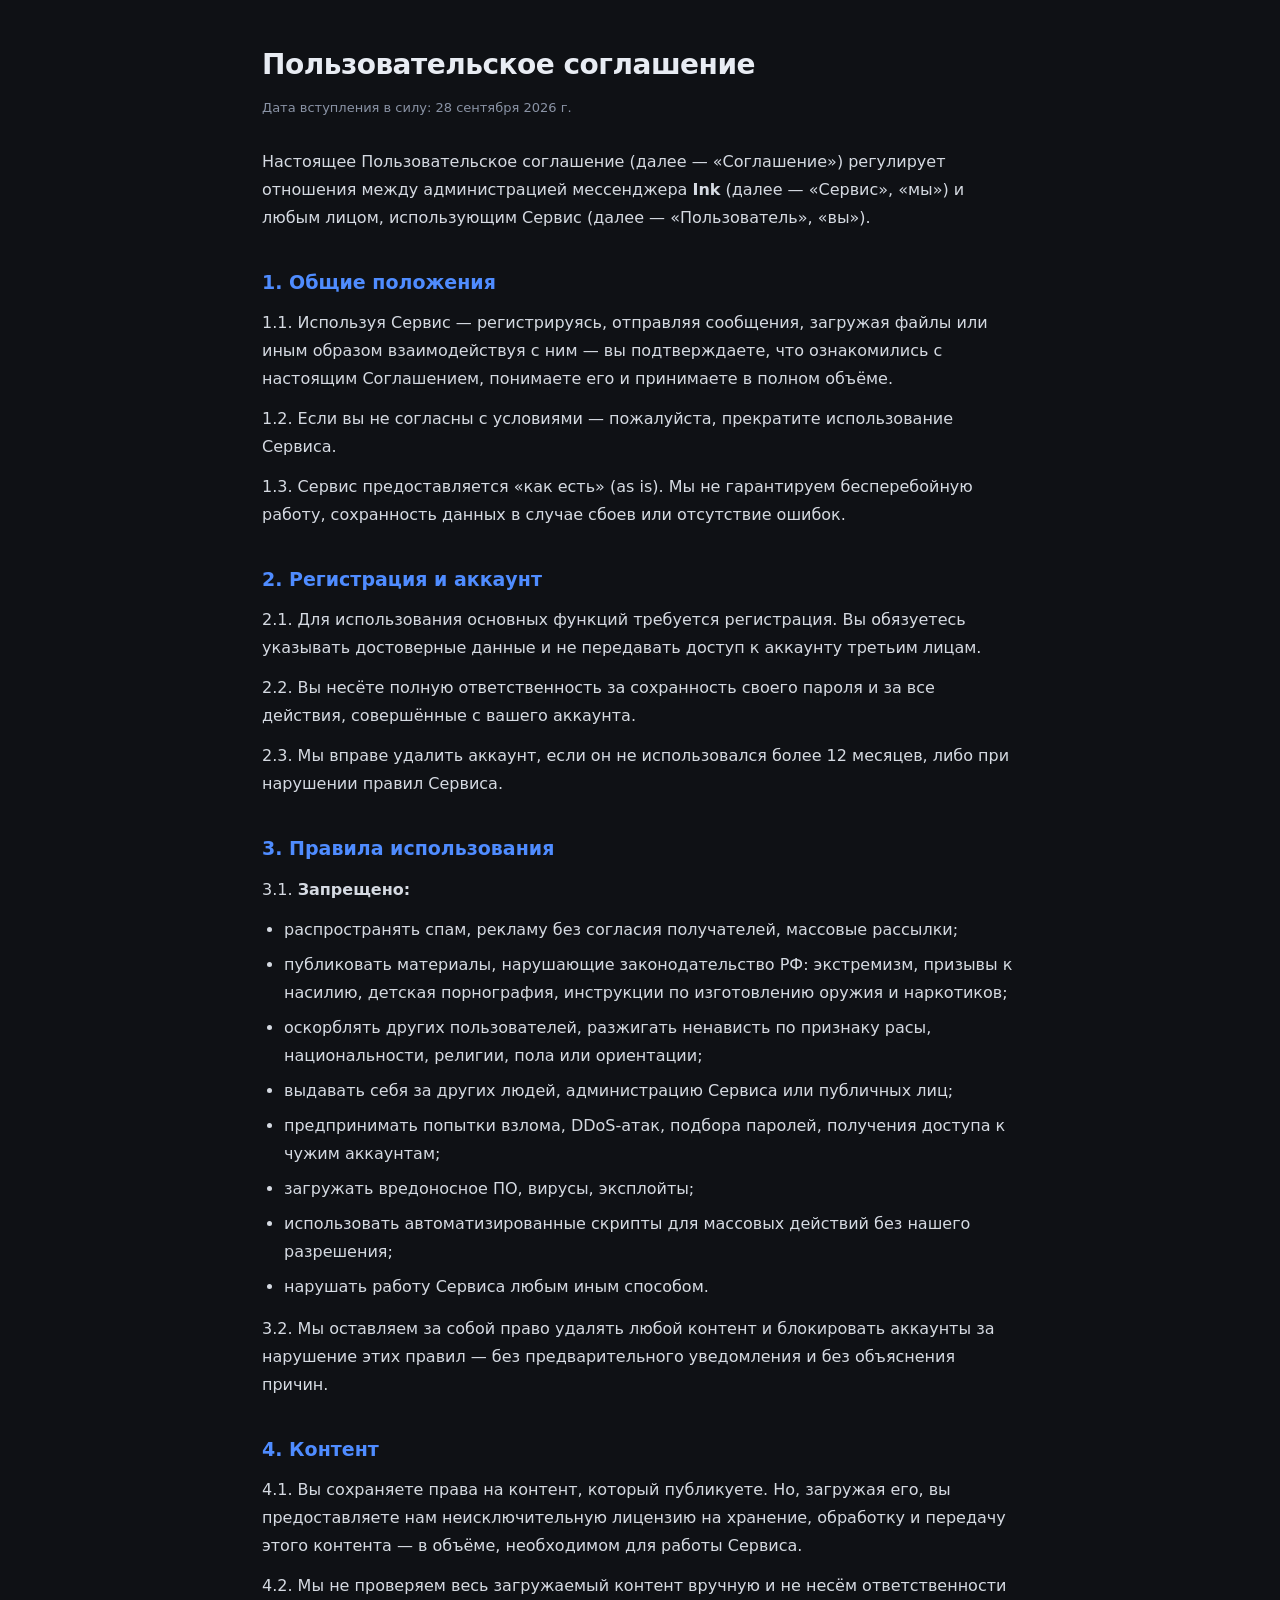
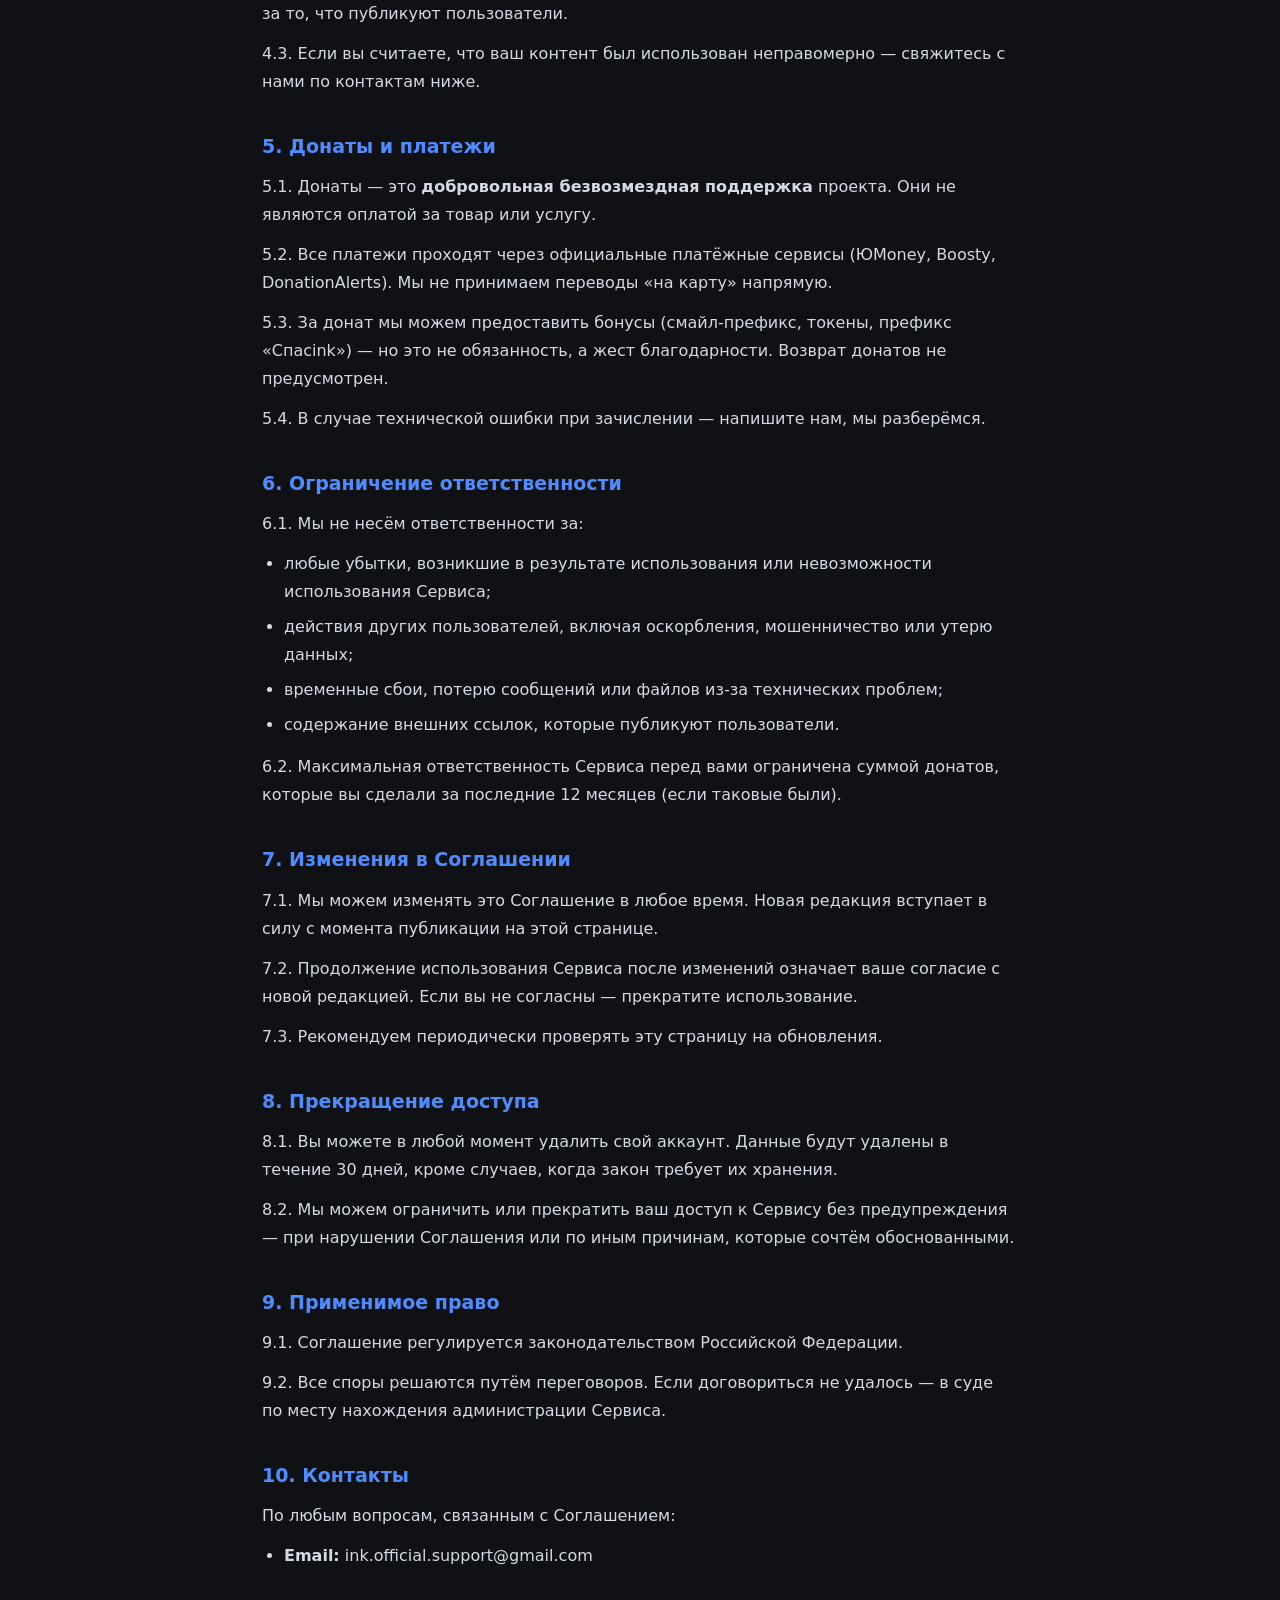
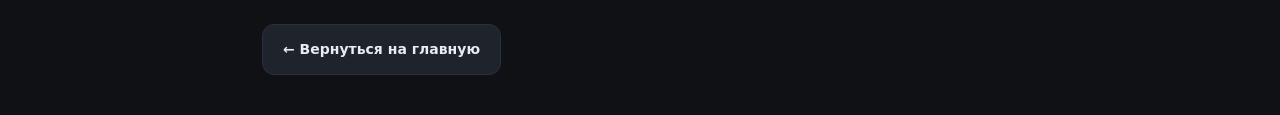
<file: term.html>
<!DOCTYPE html>
<html lang="ru">
<head>
<meta charset="UTF-8"/>
<meta name="viewport" content="width=device-width,initial-scale=1"/>
<title>Пользовательское соглашение — Ink</title>
<style>
  *{box-sizing:border-box}
  body{
    font-family:system-ui,-apple-system,"Segoe UI",Roboto,sans-serif;
    background:#0f1115;color:#e8ecf3;
    max-width:800px;margin:0 auto;padding:40px 22px;line-height:1.75;
    -webkit-font-smoothing:antialiased;
  }
  h1{font-size:28px;font-weight:800;margin:0 0 8px;letter-spacing:-.5px}
  .date{color:#8a93a5;font-size:13px;margin-bottom:28px}
  h2{font-size:19px;font-weight:700;margin:34px 0 10px;color:#4f8cff}
  p{margin:0 0 12px;color:#d5dae2}
  ul{padding-left:22px;margin:0 0 14px}
  li{margin-bottom:7px;color:#d5dae2}
  a{color:#4f8cff;text-decoration:none}
  a:hover{text-decoration:underline}
  .back{
    display:inline-flex;align-items:center;gap:6px;
    margin-top:40px;padding:12px 20px;
    background:#1f232c;border:1px solid #2a3040;border-radius:12px;
    color:#e8ecf3;text-decoration:none;font-weight:600;font-size:14px;
  }
  .back:hover{background:#2a3040;text-decoration:none}
</style>
</head>
<body>

<h1>Пользовательское соглашение</h1>
<div class="date">Дата вступления в силу: 28 сентября 2026 г.</div>

<p>Настоящее Пользовательское соглашение (далее — «Соглашение») регулирует отношения между администрацией мессенджера <b>Ink</b> (далее — «Сервис», «мы») и любым лицом, использующим Сервис (далее — «Пользователь», «вы»).</p>

<h2>1. Общие положения</h2>
<p>1.1. Используя Сервис — регистрируясь, отправляя сообщения, загружая файлы или иным образом взаимодействуя с ним — вы подтверждаете, что ознакомились с настоящим Соглашением, понимаете его и принимаете в полном объёме.</p>
<p>1.2. Если вы не согласны с условиями — пожалуйста, прекратите использование Сервиса.</p>
<p>1.3. Сервис предоставляется «как есть» (as is). Мы не гарантируем бесперебойную работу, сохранность данных в случае сбоев или отсутствие ошибок.</p>

<h2>2. Регистрация и аккаунт</h2>
<p>2.1. Для использования основных функций требуется регистрация. Вы обязуетесь указывать достоверные данные и не передавать доступ к аккаунту третьим лицам.</p>
<p>2.2. Вы несёте полную ответственность за сохранность своего пароля и за все действия, совершённые с вашего аккаунта.</p>
<p>2.3. Мы вправе удалить аккаунт, если он не использовался более 12 месяцев, либо при нарушении правил Сервиса.</p>

<h2>3. Правила использования</h2>
<p>3.1. <b>Запрещено:</b></p>
<ul>
  <li>распространять спам, рекламу без согласия получателей, массовые рассылки;</li>
  <li>публиковать материалы, нарушающие законодательство РФ: экстремизм, призывы к насилию, детская порнография, инструкции по изготовлению оружия и наркотиков;</li>
  <li>оскорблять других пользователей, разжигать ненависть по признаку расы, национальности, религии, пола или ориентации;</li>
  <li>выдавать себя за других людей, администрацию Сервиса или публичных лиц;</li>
  <li>предпринимать попытки взлома, DDoS-атак, подбора паролей, получения доступа к чужим аккаунтам;</li>
  <li>загружать вредоносное ПО, вирусы, эксплойты;</li>
  <li>использовать автоматизированные скрипты для массовых действий без нашего разрешения;</li>
  <li>нарушать работу Сервиса любым иным способом.</li>
</ul>
<p>3.2. Мы оставляем за собой право удалять любой контент и блокировать аккаунты за нарушение этих правил — без предварительного уведомления и без объяснения причин.</p>

<h2>4. Контент</h2>
<p>4.1. Вы сохраняете права на контент, который публикуете. Но, загружая его, вы предоставляете нам неисключительную лицензию на хранение, обработку и передачу этого контента — в объёме, необходимом для работы Сервиса.</p>
<p>4.2. Мы не проверяем весь загружаемый контент вручную и не несём ответственности за то, что публикуют пользователи.</p>
<p>4.3. Если вы считаете, что ваш контент был использован неправомерно — свяжитесь с нами по контактам ниже.</p>

<h2>5. Донаты и платежи</h2>
<p>5.1. Донаты — это <b>добровольная безвозмездная поддержка</b> проекта. Они не являются оплатой за товар или услугу.</p>
<p>5.2. Все платежи проходят через официальные платёжные сервисы (ЮMoney, Boosty, DonationAlerts). Мы не принимаем переводы «на карту» напрямую.</p>
<p>5.3. За донат мы можем предоставить бонусы (смайл-префикс, токены, префикс «Спасink») — но это не обязанность, а жест благодарности. Возврат донатов не предусмотрен.</p>
<p>5.4. В случае технической ошибки при зачислении — напишите нам, мы разберёмся.</p>

<h2>6. Ограничение ответственности</h2>
<p>6.1. Мы не несём ответственности за:</p>
<ul>
  <li>любые убытки, возникшие в результате использования или невозможности использования Сервиса;</li>
  <li>действия других пользователей, включая оскорбления, мошенничество или утерю данных;</li>
  <li>временные сбои, потерю сообщений или файлов из-за технических проблем;</li>
  <li>содержание внешних ссылок, которые публикуют пользователи.</li>
</ul>
<p>6.2. Максимальная ответственность Сервиса перед вами ограничена суммой донатов, которые вы сделали за последние 12 месяцев (если таковые были).</p>

<h2>7. Изменения в Соглашении</h2>
<p>7.1. Мы можем изменять это Соглашение в любое время. Новая редакция вступает в силу с момента публикации на этой странице.</p>
<p>7.2. Продолжение использования Сервиса после изменений означает ваше согласие с новой редакцией. Если вы не согласны — прекратите использование.</p>
<p>7.3. Рекомендуем периодически проверять эту страницу на обновления.</p>

<h2>8. Прекращение доступа</h2>
<p>8.1. Вы можете в любой момент удалить свой аккаунт. Данные будут удалены в течение 30 дней, кроме случаев, когда закон требует их хранения.</p>
<p>8.2. Мы можем ограничить или прекратить ваш доступ к Сервису без предупреждения — при нарушении Соглашения или по иным причинам, которые сочтём обоснованными.</p>

<h2>9. Применимое право</h2>
<p>9.1. Соглашение регулируется законодательством Российской Федерации.</p>
<p>9.2. Все споры решаются путём переговоров. Если договориться не удалось — в суде по месту нахождения администрации Сервиса.</p>

<h2>10. Контакты</h2>
<p>По любым вопросам, связанным с Соглашением:</p>
<ul>
  <li><b>Email:</b> ink.official.support@gmail.com</li>
</ul>

<a class="back" href="index.html">← Вернуться на главную</a>

</body>
</html>
</file>
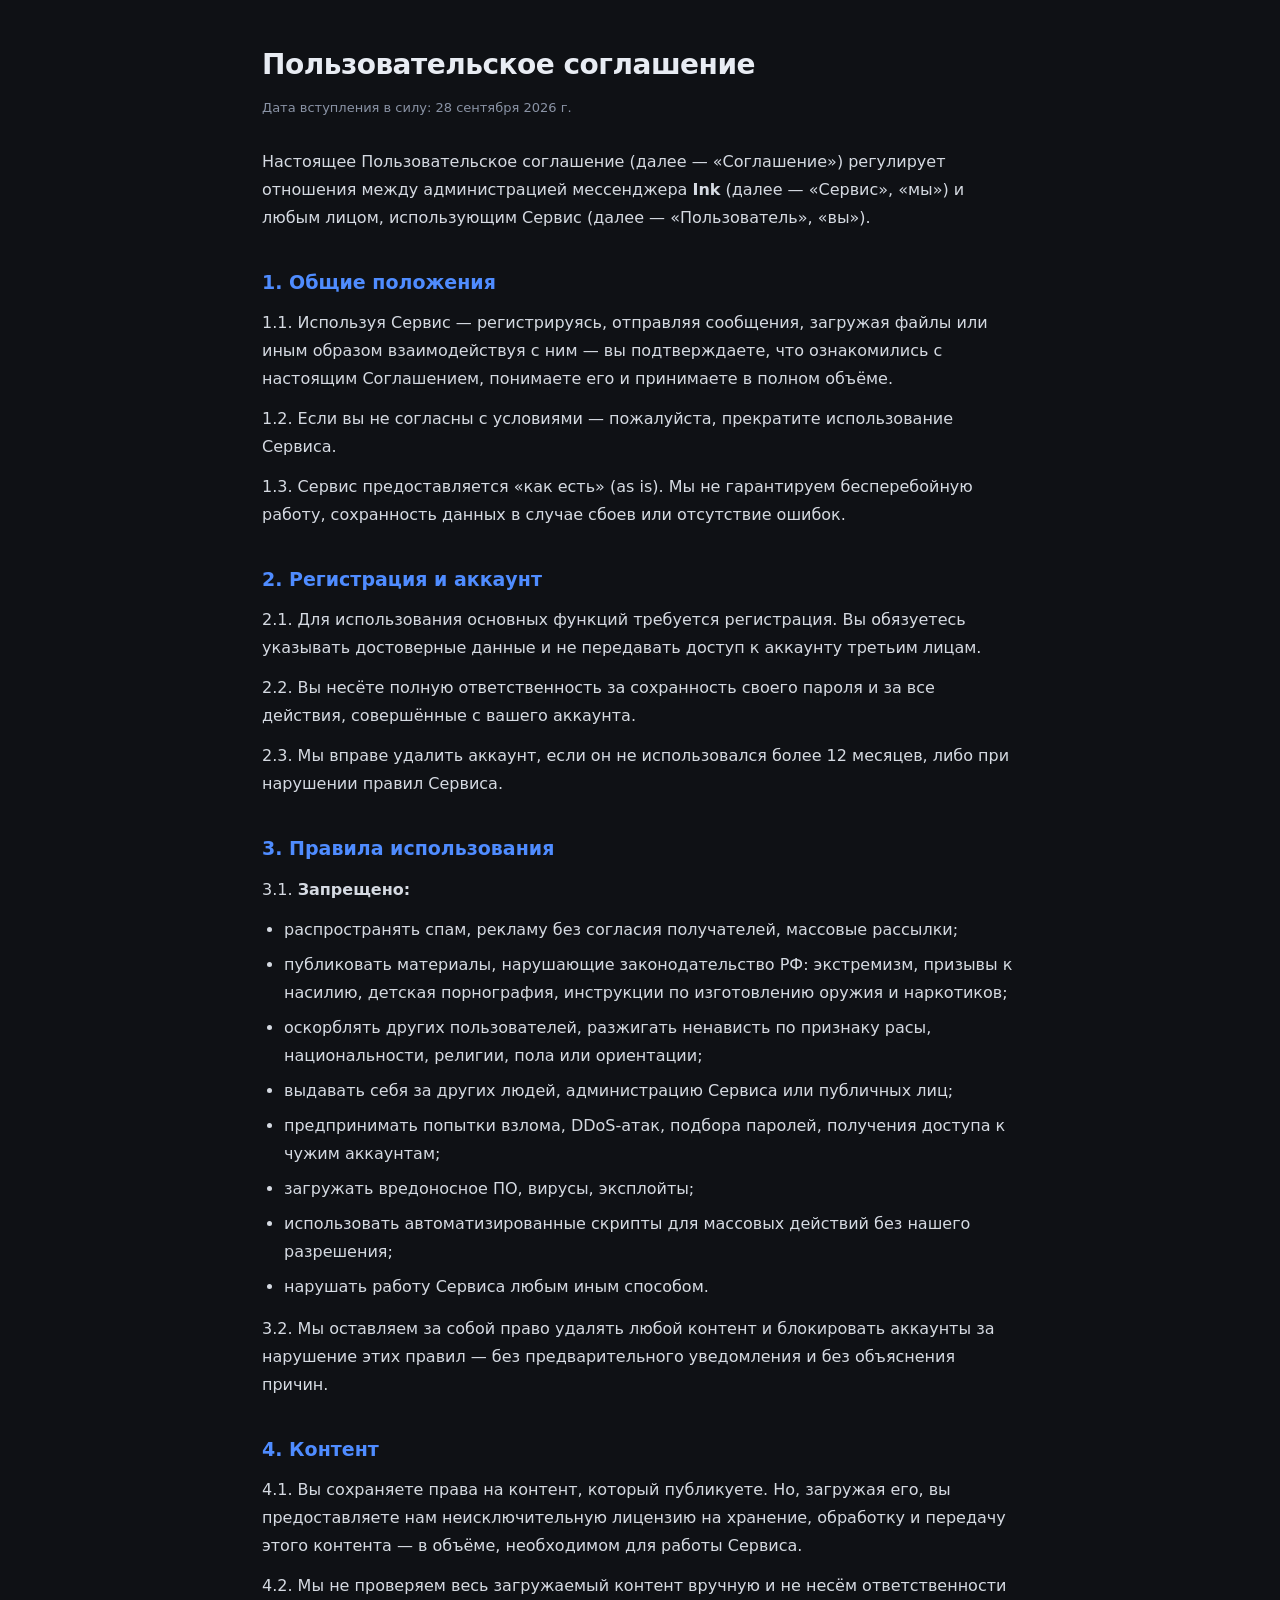
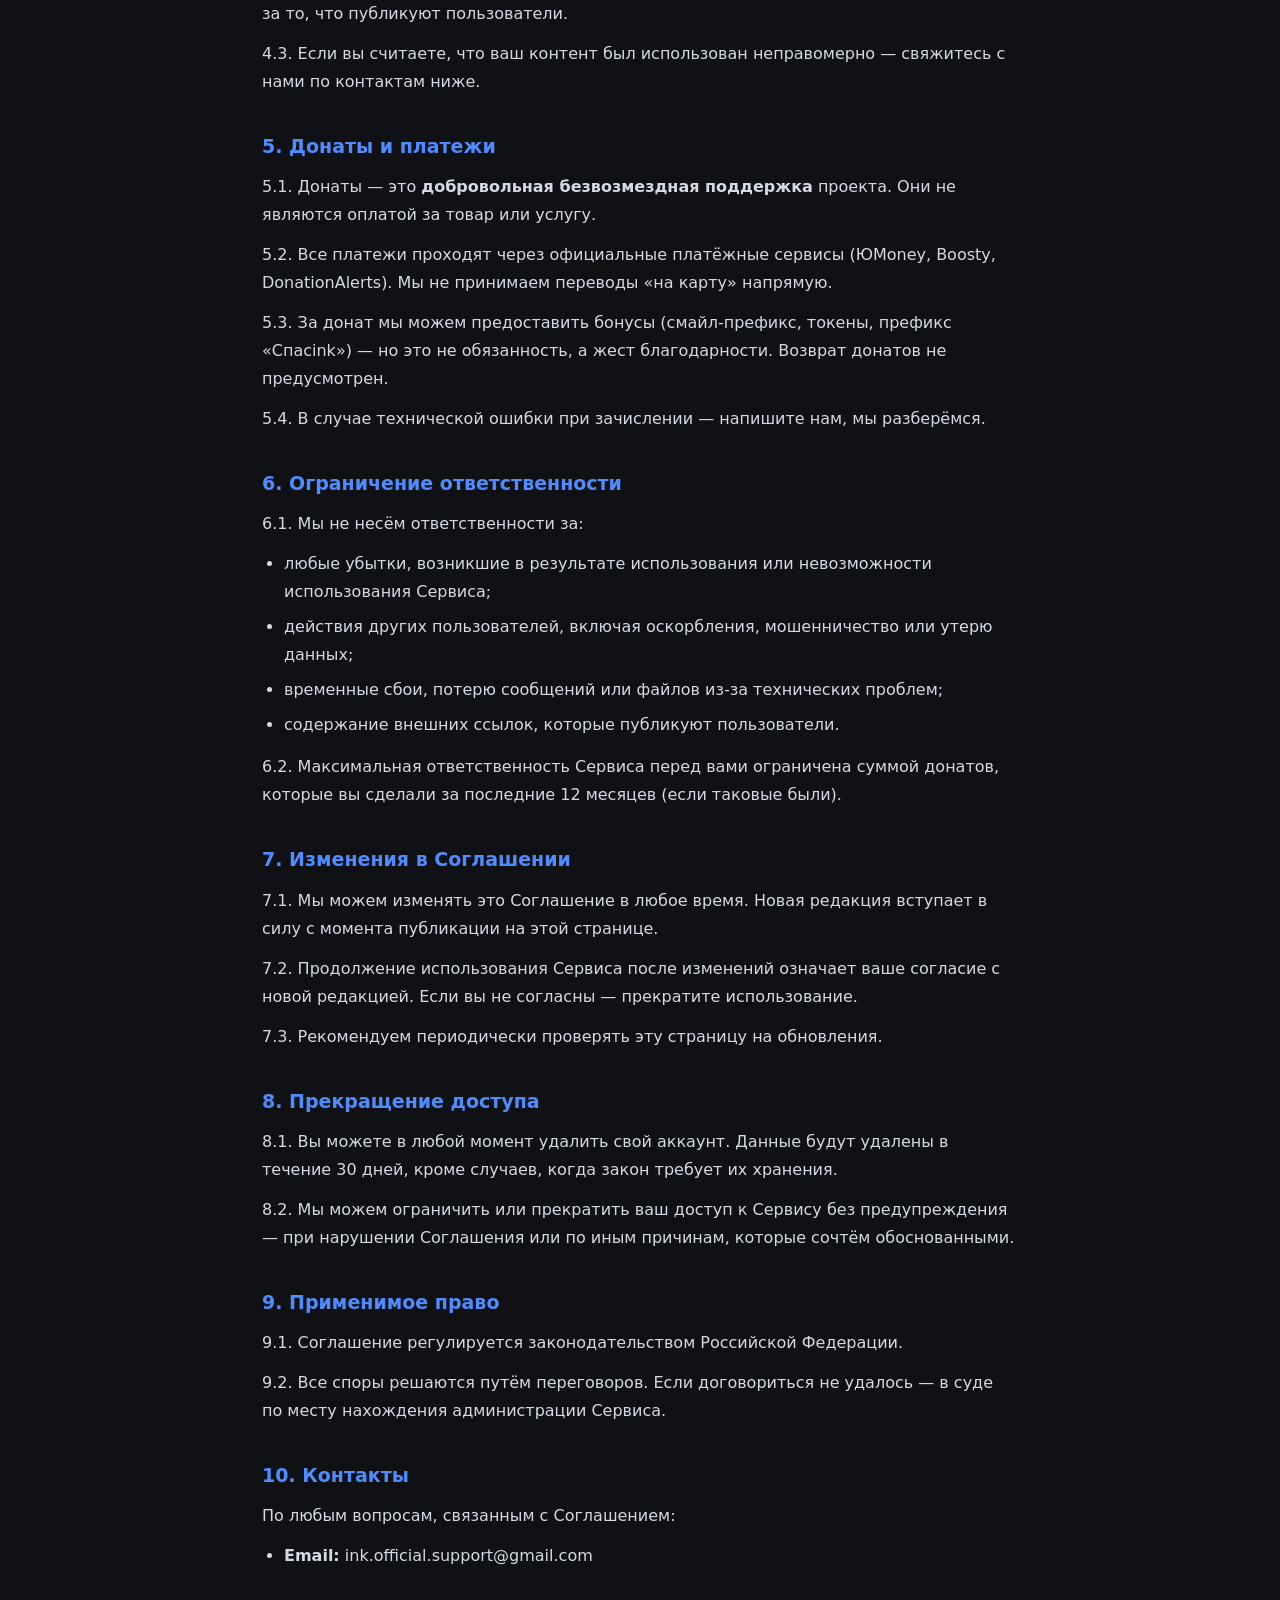
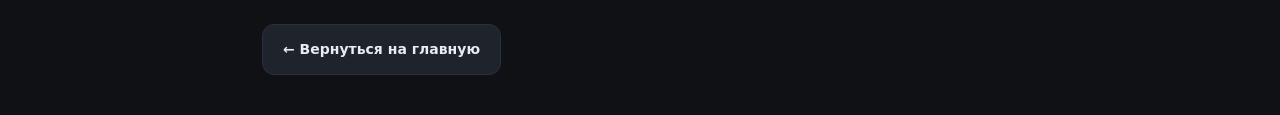
<file: terms.html>
<!DOCTYPE html>
<html lang="ru">
<head>
<meta charset="UTF-8"/>
<meta name="viewport" content="width=device-width,initial-scale=1"/>
<title>Пользовательское соглашение — Ink</title>
<style>
  *{box-sizing:border-box}
  body{
    font-family:system-ui,-apple-system,"Segoe UI",Roboto,sans-serif;
    background:#0f1115;color:#e8ecf3;
    max-width:800px;margin:0 auto;padding:40px 22px;line-height:1.75;
    -webkit-font-smoothing:antialiased;
  }
  h1{font-size:28px;font-weight:800;margin:0 0 8px;letter-spacing:-.5px}
  .date{color:#8a93a5;font-size:13px;margin-bottom:28px}
  h2{font-size:19px;font-weight:700;margin:34px 0 10px;color:#4f8cff}
  p{margin:0 0 12px;color:#d5dae2}
  ul{padding-left:22px;margin:0 0 14px}
  li{margin-bottom:7px;color:#d5dae2}
  a{color:#4f8cff;text-decoration:none}
  a:hover{text-decoration:underline}
  .back{
    display:inline-flex;align-items:center;gap:6px;
    margin-top:40px;padding:12px 20px;
    background:#1f232c;border:1px solid #2a3040;border-radius:12px;
    color:#e8ecf3;text-decoration:none;font-weight:600;font-size:14px;
  }
  .back:hover{background:#2a3040;text-decoration:none}
</style>
</head>
<body>

<h1>Пользовательское соглашение</h1>
<div class="date">Дата вступления в силу: 28 сентября 2026 г.</div>

<p>Настоящее Пользовательское соглашение (далее — «Соглашение») регулирует отношения между администрацией мессенджера <b>Ink</b> (далее — «Сервис», «мы») и любым лицом, использующим Сервис (далее — «Пользователь», «вы»).</p>

<h2>1. Общие положения</h2>
<p>1.1. Используя Сервис — регистрируясь, отправляя сообщения, загружая файлы или иным образом взаимодействуя с ним — вы подтверждаете, что ознакомились с настоящим Соглашением, понимаете его и принимаете в полном объёме.</p>
<p>1.2. Если вы не согласны с условиями — пожалуйста, прекратите использование Сервиса.</p>
<p>1.3. Сервис предоставляется «как есть» (as is). Мы не гарантируем бесперебойную работу, сохранность данных в случае сбоев или отсутствие ошибок.</p>

<h2>2. Регистрация и аккаунт</h2>
<p>2.1. Для использования основных функций требуется регистрация. Вы обязуетесь указывать достоверные данные и не передавать доступ к аккаунту третьим лицам.</p>
<p>2.2. Вы несёте полную ответственность за сохранность своего пароля и за все действия, совершённые с вашего аккаунта.</p>
<p>2.3. Мы вправе удалить аккаунт, если он не использовался более 12 месяцев, либо при нарушении правил Сервиса.</p>

<h2>3. Правила использования</h2>
<p>3.1. <b>Запрещено:</b></p>
<ul>
  <li>распространять спам, рекламу без согласия получателей, массовые рассылки;</li>
  <li>публиковать материалы, нарушающие законодательство РФ: экстремизм, призывы к насилию, детская порнография, инструкции по изготовлению оружия и наркотиков;</li>
  <li>оскорблять других пользователей, разжигать ненависть по признаку расы, национальности, религии, пола или ориентации;</li>
  <li>выдавать себя за других людей, администрацию Сервиса или публичных лиц;</li>
  <li>предпринимать попытки взлома, DDoS-атак, подбора паролей, получения доступа к чужим аккаунтам;</li>
  <li>загружать вредоносное ПО, вирусы, эксплойты;</li>
  <li>использовать автоматизированные скрипты для массовых действий без нашего разрешения;</li>
  <li>нарушать работу Сервиса любым иным способом.</li>
</ul>
<p>3.2. Мы оставляем за собой право удалять любой контент и блокировать аккаунты за нарушение этих правил — без предварительного уведомления и без объяснения причин.</p>

<h2>4. Контент</h2>
<p>4.1. Вы сохраняете права на контент, который публикуете. Но, загружая его, вы предоставляете нам неисключительную лицензию на хранение, обработку и передачу этого контента — в объёме, необходимом для работы Сервиса.</p>
<p>4.2. Мы не проверяем весь загружаемый контент вручную и не несём ответственности за то, что публикуют пользователи.</p>
<p>4.3. Если вы считаете, что ваш контент был использован неправомерно — свяжитесь с нами по контактам ниже.</p>

<h2>5. Донаты и платежи</h2>
<p>5.1. Донаты — это <b>добровольная безвозмездная поддержка</b> проекта. Они не являются оплатой за товар или услугу.</p>
<p>5.2. Все платежи проходят через официальные платёжные сервисы (ЮMoney, Boosty, DonationAlerts). Мы не принимаем переводы «на карту» напрямую.</p>
<p>5.3. За донат мы можем предоставить бонусы (смайл-префикс, токены, префикс «Спасink») — но это не обязанность, а жест благодарности. Возврат донатов не предусмотрен.</p>
<p>5.4. В случае технической ошибки при зачислении — напишите нам, мы разберёмся.</p>

<h2>6. Ограничение ответственности</h2>
<p>6.1. Мы не несём ответственности за:</p>
<ul>
  <li>любые убытки, возникшие в результате использования или невозможности использования Сервиса;</li>
  <li>действия других пользователей, включая оскорбления, мошенничество или утерю данных;</li>
  <li>временные сбои, потерю сообщений или файлов из-за технических проблем;</li>
  <li>содержание внешних ссылок, которые публикуют пользователи.</li>
</ul>
<p>6.2. Максимальная ответственность Сервиса перед вами ограничена суммой донатов, которые вы сделали за последние 12 месяцев (если таковые были).</p>

<h2>7. Изменения в Соглашении</h2>
<p>7.1. Мы можем изменять это Соглашение в любое время. Новая редакция вступает в силу с момента публикации на этой странице.</p>
<p>7.2. Продолжение использования Сервиса после изменений означает ваше согласие с новой редакцией. Если вы не согласны — прекратите использование.</p>
<p>7.3. Рекомендуем периодически проверять эту страницу на обновления.</p>

<h2>8. Прекращение доступа</h2>
<p>8.1. Вы можете в любой момент удалить свой аккаунт. Данные будут удалены в течение 30 дней, кроме случаев, когда закон требует их хранения.</p>
<p>8.2. Мы можем ограничить или прекратить ваш доступ к Сервису без предупреждения — при нарушении Соглашения или по иным причинам, которые сочтём обоснованными.</p>

<h2>9. Применимое право</h2>
<p>9.1. Соглашение регулируется законодательством Российской Федерации.</p>
<p>9.2. Все споры решаются путём переговоров. Если договориться не удалось — в суде по месту нахождения администрации Сервиса.</p>

<h2>10. Контакты</h2>
<p>По любым вопросам, связанным с Соглашением:</p>
<ul>
  <li><b>Email:</b> ink.official.support@gmail.com</li>
</ul>

<a class="back" href="index.html">← Вернуться на главную</a>

</body>
</html>
</file>
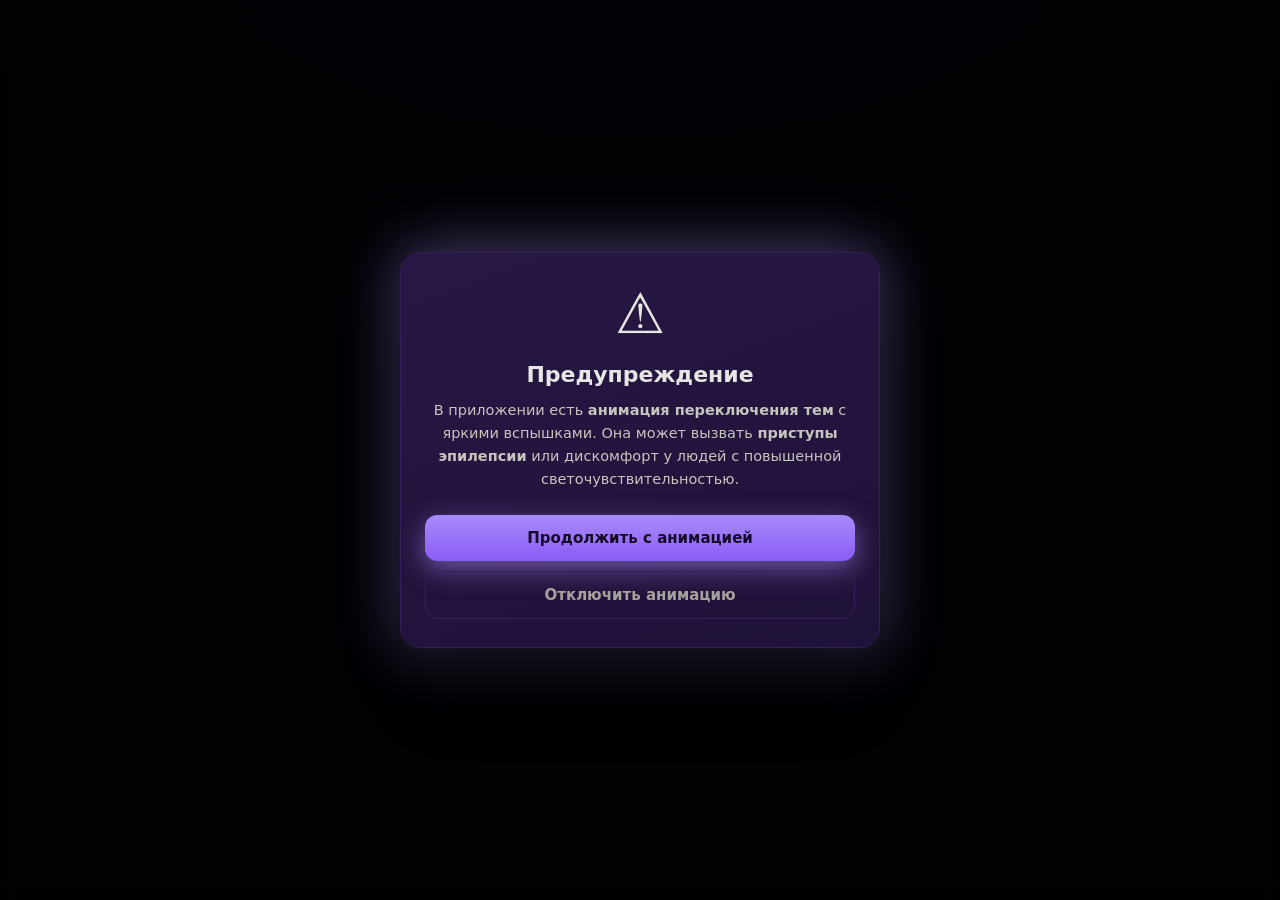
<file: web.html>
<!DOCTYPE html>
<html lang="ru">
<head>
<meta charset="UTF-8"/>
<meta name="viewport" content="width=device-width,initial-scale=1,viewport-fit=cover"/>
<meta name="theme-color" content="#150a26"/>
<meta name="apple-mobile-web-app-capable" content="yes"/>
<meta name="apple-mobile-web-app-status-bar-style" content="black-translucent"/>
<title>Ink</title>
<link rel="icon" href="data:image/svg+xml,<svg xmlns='http://www.w3.org/2000/svg' viewBox='0 0 32 32'><circle cx='16' cy='16' r='14' fill='%238b5cf6'/><text x='16' y='22' text-anchor='middle' fill='white' font-size='20' font-weight='bold' font-family='sans-serif'>I</text></svg>"/>
<style>
:root{
  --bg:#150a26;--panel:#1f1238;--panel2:#281745;--panel3:#331d54;
  --border:#261540;--border2:#352058;--border3:#452a70;
  --accent:#8b5cf6;--accent2:#6d28d9;--accent-bright:#a78bfa;--accent-warm:#c4a3ff;
  --text:#e8e6e2;--text2:#c8c4be;--muted:#a8a29c;--muted2:#7a746e;
  --danger:#f87171;--ok:#4ade80;--warn:#fbbf24;
  --mine:#452376;--mine2:#381b62;--them:#251640;
  --tap:44px;
  --accent-soft:rgba(139,92,246,.10);
  --shadow-raised:0 6px 24px rgba(0,0,0,.55), 0 0 24px rgba(167,139,250,.2), inset 0 1px 0 rgba(232,230,226,.12), inset 0 -3px 0 rgba(0,0,0,.4);
  --shadow-pressed:inset 0 2px 6px rgba(0,0,0,.5), 0 0 12px rgba(167,139,250,.15);
}
/* ТЕМЫ */
body.theme-milk {
  --bg:#eef0f2; --panel:#fafbfc; --panel2:#ffffff; --panel3:#f1f3f5;
  --border:#d1d5db; --border2:#b8bec5; --border3:#9ca3af;
  --accent:#8b5cf6; --accent2:#6d28d9; --accent-bright:#7c3aed; --accent-warm:#8b5cf6;
  --text:#0a0a0a; --text2:#333333; --muted:#666666; --muted2:#999999;
  --mine:#e4d9ff; --mine2:#d8c9fb; --them:#f1f3f5;
  --accent-soft:rgba(139,92,246,.08);
}
body.theme-dark {
  --bg:#121212; --panel:#1c1c1c; --panel2:#242424; --panel3:#2d2d2d;
  --border:#2a2a2a; --border2:#3a3a3a; --border3:#4a4a4a;
  --accent:#fbbf24; --accent2:#d97706; --accent-bright:#fcd34d; --accent-warm:#fde68a;
  --text:#e5e5e5; --text2:#a3a3a3; --muted:#737373; --muted2:#525252;
  --mine:#3a2a08; --mine2:#2a1e05; --them:#1f1f1f;
  --accent-soft:rgba(251,191,36,.10);
}
body.theme-navy {
  --bg:#0f172a; --panel:#1e293b; --panel2:#273549; --panel3:#334155;
  --border:#334155; --border2:#475569; --border3:#64748b;
  --accent:#38bdf8; --accent2:#0284c7; --accent-bright:#7dd3fc; --accent-warm:#bae6fd;
  --text:#f1f5f9; --text2:#cbd5e1; --muted:#94a3b8; --muted2:#64748b;
  --mine:#0c4a6e; --mine2:#082f49; --them:#1e293b;
  --accent-soft:rgba(56,189,248,.10);
}
body.theme-graphite {
  --bg:#1A2B33; --panel:#1F343E; --panel2:#264653; --panel3:#2F5564;
  --border:#2F5564; --border2:#3A6878; --border3:#4A8090;
  --accent:#E9C46A; --accent2:#D4A84A; --accent-bright:#F4D58D; --accent-warm:#F8E3A8;
  --text:#F4F7F8; --text2:#C5D1D6; --muted:#8A9BA3; --muted2:#5F737C;
  --mine:#3a5560; --mine2:#2d444d; --them:#264653;
  --accent-soft:rgba(233,196,106,.10);
}
body.theme-brown {
  --bg:#2a1f1a; --panel:#362821; --panel2:#423129; --panel3:#523e33;
  --border:#423129; --border2:#5a4539; --border3:#7c6253;
  --accent:#d4a373; --accent2:#b5835a; --accent-bright:#faedcd; --accent-warm:#f5e2c8;
  --text:#faedcd; --text2:#e3d5ca; --muted:#a89f91; --muted2:#7c6f64;
  --mine:#5a4539; --mine2:#423129; --them:#362821;
  --accent-soft:rgba(212,163,115,.10);
}

*{box-sizing:border-box;-webkit-tap-highlight-color:transparent;touch-action:manipulation}
html,body{height:100%;margin:0;overflow:hidden}
body{font-family:system-ui,-apple-system,"Segoe UI",Roboto,sans-serif;background:var(--bg);color:var(--text);-webkit-user-select:none;user-select:none;transition:background .5s, color .5s}
input,textarea{-webkit-user-select:text;user-select:text;font-size:16px}
button{font-family:inherit}

/* МОДАЛКА ПРЕДУПРЕЖДЕНИЯ */
#epilepsyWarning {
  position: fixed;
  top: 0; left: 0; right: 0; bottom: 0;
  z-index: 9999999;
  background: rgba(0,0,0,.9);
  backdrop-filter: blur(8px);
  -webkit-backdrop-filter: blur(8px);
  display: none;
  align-items: center;
  justify-content: center;
  padding: 20px;
}
#epilepsyWarning.show { display: flex; }
.epi-card {
  width: 100%; max-width: 480px;
  background: linear-gradient(160deg, #281745, #1f1238);
  border: 1px solid #352058;
  border-radius: 20px;
  padding: 28px 24px;
  text-align: center;
  box-shadow: 0 30px 80px rgba(0,0,0,.8), 0 0 60px rgba(167,139,250,.55);
  animation: epiPopIn .35s cubic-bezier(.2,.9,.3,1.2);
}
@keyframes epiPopIn { from { opacity: 0; transform: scale(.9) translateY(20px); } to { opacity: 1; transform: scale(1) translateY(0); } }
.epi-icon { font-size: 56px; margin-bottom: 16px; display: block; }
.epi-title { font-size: 22px; font-weight: 800; color: #e8e6e2; margin: 0 0 12px; }
.epi-text { font-size: 14.5px; color: #c8c4be; line-height: 1.6; margin: 0 0 24px; }
.epi-actions { display: flex; flex-direction: column; gap: 10px; }
.epi-btn {
  padding: 14px 20px; border-radius: 12px; border: 0; cursor: pointer;
  font-size: 15px; font-weight: 700; font-family: inherit;
  transition: transform .15s;
}
.epi-btn.primary {
  background: linear-gradient(180deg, #a78bfa, #8b5cf6);
  color: #150a26;
  box-shadow: 0 8px 26px rgba(167,139,250,.55);
}
.epi-btn.primary:hover { transform: translateY(-2px); }
.epi-btn.ghost {
  background: transparent; border: 1px solid #352058;
  color: #a8a29c;
}
.epi-btn.ghost:hover { border-color: #8b5cf6; color: #a78bfa; }

#auth{position:fixed;inset:0;z-index:50;display:flex;align-items:center;justify-content:center;background:radial-gradient(1200px 600px at 50% -10%,var(--panel2) 0%,var(--bg) 60%);padding:16px;overflow:auto}
#auth .card{width:100%;max-width:400px;background:linear-gradient(180deg,var(--panel2),var(--panel));border:1px solid var(--border2);border-radius:18px;padding:28px 24px;box-shadow:0 30px 70px rgba(0,0,0,.7),0 0 60px rgba(167,139,250,.15),inset 0 1px 0 rgba(232,230,226,.05)}
#auth h1{margin:0 0 6px;font-size:26px}
#auth p.sub{margin:0 0 18px;color:var(--muted);font-size:13px}
#auth input{width:100%;padding:14px;margin-bottom:10px;background:var(--panel);border:1px solid var(--border2);border-radius:12px;color:var(--text);font-size:16px;outline:none;min-height:var(--tap);transition:border-color .2s, box-shadow .2s;box-shadow:inset 0 2px 4px rgba(0,0,0,.3)}
#auth input:focus{border-color:var(--accent);box-shadow:inset 0 2px 4px rgba(0,0,0,.3),0 0 0 3px rgba(167,139,250,.2)}

.btn{width:100%;padding:14px;border:0;border-radius:12px;cursor:pointer;font-size:15px;font-weight:700;background:linear-gradient(180deg,var(--accent-bright),var(--accent));color:#150a26;transition:transform .15s cubic-bezier(.2,.9,.3,1.4), box-shadow .25s;min-height:var(--tap);box-shadow:var(--shadow-raised);text-shadow:0 1px 0 rgba(232,230,226,.3);position:relative;overflow:hidden}
.btn::before{content:'';position:absolute;inset:0;border-radius:12px;background:radial-gradient(ellipse at top,rgba(232,230,226,.2),transparent 60%);pointer-events:none}
.btn:hover{transform:translateY(-2px);box-shadow:0 12px 36px rgba(0,0,0,.6),0 0 40px rgba(167,139,250,.4),inset 0 1px 0 rgba(232,230,226,.2),inset 0 -3px 0 rgba(0,0,0,.4)}
.btn:active{transform:translateY(1px) scale(.98);box-shadow:var(--shadow-pressed)}
.btn.ghost{background:linear-gradient(180deg,var(--panel2),var(--panel));border:1px solid var(--border2);color:var(--text2);box-shadow:0 4px 12px rgba(0,0,0,.4),inset 0 1px 0 rgba(232,230,226,.06),inset 0 -2px 0 rgba(0,0,0,.3)}
.btn.ghost:hover{background:linear-gradient(180deg,var(--panel3),var(--panel2));border-color:var(--accent);color:var(--accent-bright);box-shadow:0 8px 24px rgba(0,0,0,.5),0 0 24px rgba(167,139,250,.25),inset 0 1px 0 rgba(232,230,226,.1),inset 0 -2px 0 rgba(0,0,0,.3)}
.btn.ghost:active{transform:translateY(1px) scale(.98);box-shadow:inset 0 2px 6px rgba(0,0,0,.5)}
.btn.danger{background:linear-gradient(180deg,#f87171,#b34040);color:#150a26;box-shadow:0 6px 24px rgba(248,113,113,.35),inset 0 1px 0 rgba(232,230,226,.2),inset 0 -3px 0 rgba(0,0,0,.3)}
.btn.ok{background:linear-gradient(180deg,#4ade80,#2b8c50);color:#150a26;box-shadow:0 6px 24px rgba(74,222,128,.35),inset 0 1px 0 rgba(232,230,226,.2),inset 0 -3px 0 rgba(0,0,0,.3)}
.btn.gold{background:linear-gradient(180deg,var(--accent-warm),var(--accent));color:#150a26}
.btn.sm{padding:8px 12px;font-size:13px;width:auto;min-height:36px}
.row{display:flex;gap:8px;margin-top:8px}.row .btn{flex:1}
.msg-ok{padding:10px 12px;border-radius:10px;font-size:13px;margin-bottom:10px;display:none}
.msg-ok.err{background:rgba(248,113,113,.15);color:var(--danger);border:1px solid rgba(248,113,113,.35);display:block}
.msg-ok.ok{background:rgba(74,222,128,.12);color:var(--ok);border:1px solid rgba(74,222,128,.35);display:block}

#loading{position:fixed;inset:0;background:var(--bg);z-index:200;display:none;align-items:center;justify-content:center;flex-direction:column;gap:14px}
#loading.open{display:flex}
.spinner{width:40px;height:40px;border:3px solid var(--border2);border-top-color:var(--accent);border-radius:50%;animation:spin 1s linear infinite}
@keyframes spin{to{transform:rotate(360deg)}}

#app{display:none;flex-direction:column;height:100dvh;overflow:hidden;min-height:0}
#app.open{display:flex}

header{height:56px;display:flex;align-items:center;gap:2px;padding:0 6px;background:linear-gradient(180deg,var(--panel2),var(--panel));border-bottom:1px solid var(--border);flex-shrink:0;padding-top:env(safe-area-inset-top,0);box-shadow:0 2px 8px rgba(0,0,0,.4);transition:background .5s, border-color .5s}
header .title{font-weight:600;font-size:16px;padding:8px 10px;cursor:pointer;max-width:200px;overflow:hidden;text-overflow:ellipsis;white-space:nowrap}
header .spacer{flex:1}
header button{background:linear-gradient(180deg,var(--panel3),var(--panel2));border:1px solid var(--border2);color:var(--text);font-size:17px;cursor:pointer;padding:8px;border-radius:12px;min-width:var(--tap);min-height:var(--tap);display:flex;align-items:center;justify-content:center;position:relative;transition:transform .15s cubic-bezier(.2,.9,.3,1.4), box-shadow .25s, border-color .2s, background .2s;margin:0 2px;box-shadow:0 3px 8px rgba(0,0,0,.4),inset 0 1px 0 rgba(232,230,226,.08),inset 0 -2px 0 rgba(0,0,0,.4)}
header button::before{content:'';position:absolute;top:2px;left:6px;right:6px;height:30%;border-radius:8px 8px 40% 40%;background:linear-gradient(180deg,rgba(232,230,226,.12),transparent);pointer-events:none}
header button:hover{transform:translateY(-2px);border-color:var(--accent);box-shadow:0 6px 20px rgba(0,0,0,.5),0 0 24px rgba(167,139,250,.35),inset 0 1px 0 rgba(232,230,226,.15),inset 0 -2px 0 rgba(0,0,0,.4)}
header button:active{transform:translateY(1px) scale(.96);box-shadow:inset 0 2px 6px rgba(0,0,0,.5),0 0 16px rgba(167,139,250,.2)}
.header-dot{width:12px;height:12px;border-radius:50%;background:transparent;flex-shrink:0;margin:0 6px;transition:background .2s}
.header-dot.warn{background:var(--danger);animation:pulseDot 1.6s ease-in-out infinite;box-shadow:0 0 12px var(--danger)}
.header-dot.ok{background:var(--ok);box-shadow:0 0 12px var(--ok)}
@keyframes pulseDot{0%,100%{opacity:1;transform:scale(1)}50%{opacity:.4;transform:scale(1.2)}}

.header-ghost{width:22px;height:22px;flex-shrink:0;margin:0 4px 0 8px;filter:drop-shadow(0 0 6px rgba(167,139,250,.4))}
.header-ghost svg{width:100%;height:100%;display:block}
.header-ghost .eye{animation:ghostBlink 4.2s ease-in-out infinite;transform-origin:center}
@keyframes ghostBlink{0%,42%,58%,100%{transform:scaleY(1)}50%{transform:scaleY(.15)}}

.admin-btn{background:linear-gradient(180deg,#fbbf24,#d97706) !important;color:#150a26 !important;border-color:#fbbf24 !important;box-shadow:0 3px 10px rgba(251,191,36,.5),inset 0 1px 0 rgba(232,230,226,.35),inset 0 -2px 0 rgba(0,0,0,.25) !important;font-weight:800;}
.admin-btn:hover{box-shadow:0 6px 20px rgba(0,0,0,.5),0 0 32px rgba(251,191,36,.7),inset 0 1px 0 rgba(232,230,226,.4),inset 0 -2px 0 rgba(0,0,0,.25) !important;border-color:#fcd34d !important;}

/* КНОПКА ТЕМЫ */
.theme-toggle-btn {
  width: var(--tap); height: var(--tap); border-radius: 12px;
  background: linear-gradient(180deg,var(--panel3),var(--panel2));
  border: 1px solid var(--border2); cursor: pointer;
  display: flex; align-items: center; justify-content: center;
  margin: 0 2px; flex-shrink: 0;
  margin: 0 2px 0 8px;
  box-shadow: 0 3px 8px rgba(0,0,0,.4),inset 0 1px 0 rgba(232,230,226,.08),inset 0 -2px 0 rgba(0,0,0,.4);
  transition: transform .15s cubic-bezier(.2,.9,.3,1.4), box-shadow .25s, border-color .2s;
}
.theme-toggle-btn:hover {
  transform: translateY(-2px); border-color: var(--accent);
  box-shadow: 0 6px 20px rgba(0,0,0,.5),0 0 24px rgba(167,139,250,.35),inset 0 1px 0 rgba(232,230,226,.15),inset 0 -2px 0 rgba(0,0,0,.4);
}
.theme-color-dot {
  width: 20px; height: 20px; border-radius: 50%; background: var(--accent);
  box-shadow: inset 0 2px 4px rgba(255,255,255,.4),inset 0 -2px 4px rgba(0,0,0,.2),0 0 10px var(--accent);
  transition: background .4s, box-shadow .4s;
}
.theme-menu {
  position: fixed; top: 60px; right: 10px; z-index: 1000;
  background: linear-gradient(180deg,var(--panel2),var(--panel));
  border: 1px solid var(--border2); border-radius: 14px; padding: 8px;
  display: none; flex-direction: column; gap: 4px; min-width: 200px;
  box-shadow: 0 12px 40px rgba(0,0,0,.6),0 0 30px rgba(167,139,250,.2);
  animation: menuPop .2s ease-out;
}
.theme-menu.open { display: flex; }
@keyframes menuPop { from { opacity: 0; transform: translateY(-8px) scale(.96); } to { opacity: 1; transform: translateY(0) scale(1); } }
.theme-menu button {
  padding: 10px 12px; border-radius: 9px; border: 1px solid transparent;
  background: transparent; color: var(--text); text-align: left;
  font-size: 13.5px; font-weight: 600; cursor: pointer;
  display: flex; align-items: center; gap: 10px; font-family: inherit;
  transition: background .15s;
}
.theme-menu button:hover { background: rgba(167,139,250,.12); border-color: var(--border2); }
.theme-menu button.active { background: rgba(167,139,250,.18); border-color: var(--accent); color: var(--accent-bright); }
.theme-menu-dot { width: 16px; height: 16px; border-radius: 50%; flex-shrink: 0; border: 1px solid var(--border3); }

#flashOverlay { position: fixed; inset: 0; z-index: 9999; background: #fff; opacity: 0; pointer-events: none; transition: opacity .4s ease-out; }
#flashOverlay.active { opacity: .55; transition: opacity .1s ease-in; }

/* ОСТАЛЬНОЙ CSS */
.layout{flex:1;display:flex;overflow:hidden;min-height:0;height:0;width:100%}
.sidebar{display:flex;flex-direction:column;width:100%;height:100%;background:var(--panel);min-width:0;min-height:0;overflow:hidden;transition:background .5s}
.chatpane{display:none;flex-direction:column;width:100%;height:100%;background:var(--bg);min-width:0;min-height:0;position:relative;overflow:hidden;transition:background .5s}
body.in-chat .sidebar{display:none}
body.in-chat .chatpane{display:flex}
body.in-chat #backBtn{display:inline-flex !important}

@media(min-width:820px){
  .layout{display:grid;grid-template-columns:minmax(280px,340px) 1fr;height:100%}
  .sidebar{display:flex;border-right:1px solid var(--border)}
  .chatpane{display:flex}
  body.in-chat .sidebar{display:flex}
  body.in-chat #backBtn{display:none !important}
}
@media(min-width:768px) and (max-width:819px){
  .layout{display:grid;grid-template-columns:240px 1fr;height:100%}
  .sidebar{display:flex;border-right:1px solid var(--border)}
  .chatpane{display:flex}
  body.in-chat .sidebar{display:flex}
  body.in-chat #backBtn{display:none !important}
}
@media(max-width:819px) and (orientation:landscape) and (min-width:600px){
  .layout{display:grid;grid-template-columns:220px 1fr;height:100%}
  .sidebar{display:flex}
  .chatpane{display:flex}
  body.in-chat .sidebar{display:flex}
  body.in-chat #backBtn{display:none !important}
}
@media(min-width:1440px){ .layout{grid-template-columns:360px 1fr} }
@media(min-width:1920px){ .layout{grid-template-columns:400px 1fr} }

#messages {
  flex: 1;
  overflow-y: auto;
  overflow-x: hidden;
  padding: 16px 14px;
  display: flex;
  flex-direction: column;
  gap: 6px;
  position: relative;
  min-height: 0;
  background: 
    radial-gradient(circle at 15% 20%, var(--accent-soft), transparent 45%),
    radial-gradient(circle at 85% 75%, var(--accent-soft), transparent 45%),
    radial-gradient(circle at 50% 100%, var(--accent-soft), transparent 55%),
    linear-gradient(160deg, var(--bg) 0%, var(--panel) 100%);
  background-attachment: local;
  transition: background 0.5s ease;
}
#messages::before {
  content: '';
  position: absolute;
  inset: 0;
  pointer-events: none;
  z-index: 0;
  background-image: 
    linear-gradient(rgba(167,139,250,.035) 1px, transparent 1px),
    linear-gradient(90deg, rgba(167,139,250,.035) 1px, transparent 1px);
  background-size: 48px 48px;
  background-position: 0 0;
  mask-image: radial-gradient(ellipse at 50% 50%, black 30%, transparent 85%);
  -webkit-mask-image: radial-gradient(ellipse at 50% 50%, black 30%, transparent 85%);
  animation: gridShift 60s linear infinite;
  opacity: 0.6;
}
#messages::after {
  content: '';
  position: absolute;
  inset: 0;
  pointer-events: none;
  z-index: 0;
  background: 
    radial-gradient(ellipse at 50% 0%, var(--accent-soft), transparent 60%),
    radial-gradient(ellipse at 50% 100%, var(--accent-soft), transparent 60%);
  animation: bgBreath 12s ease-in-out infinite;
}
@keyframes gridShift{from{background-position:0 0, 0 0}to{background-position:48px 48px, 48px 48px}}
@keyframes bgBreath{0%,100%{opacity:.7}50%{opacity:1}}

.msg{position:relative;z-index:1;max-width:80%;padding:8px 12px;border-radius:14px;font-size:15px;line-height:1.4;word-wrap:break-word;animation:msgIn .25s cubic-bezier(.2,.9,.3,1.2)}
@keyframes msgIn{from{opacity:0;transform:translateY(6px) scale(.96)}to{opacity:1;transform:translateY(0) scale(1)}}
.msg.them{align-self:flex-start;background:linear-gradient(180deg,var(--them),rgba(0,0,0,.15));border:1px solid var(--border2);border-bottom-left-radius:4px;box-shadow:0 4px 16px rgba(0,0,0,.45),0 1px 2px rgba(0,0,0,.4),0 0 0 1px rgba(167,139,250,.06),inset 0 1px 0 rgba(232,230,226,.05);backdrop-filter:blur(6px);-webkit-backdrop-filter:blur(6px);transition:background .5s, border-color .5s}
.msg.me{align-self:flex-end;background:linear-gradient(180deg,var(--mine),var(--mine2));color:var(--text);border:1px solid var(--border2);border-bottom-right-radius:4px;box-shadow:0 6px 20px rgba(0,0,0,.5),0 2px 6px rgba(0,0,0,.4),0 0 24px rgba(167,139,250,.15),inset 0 1px 0 rgba(232,230,226,.15),inset 0 -1px 0 rgba(0,0,0,.2);transition:background .5s, border-color .5s}
.msg .time{display:inline-block;font-size:11px;opacity:.6;margin-left:6px;vertical-align:bottom;float:right;margin-top:6px}
.msg .ticks{display:inline-block;margin-left:2px;font-size:11px;font-weight:700;letter-spacing:-2px;vertical-align:middle;opacity:.85}
.msg .ticks.read{color:var(--accent-bright)}
.msg.them .ticks{color:var(--muted)}
.msg .hashtag{color:var(--accent-bright);cursor:pointer;font-weight:500}
.msg .sname{display:block;font-size:12px;font-weight:600;color:var(--accent-bright);margin-bottom:2px}
.msg .attach{display:block;margin:6px 0;max-width:100%;border-radius:10px;overflow:hidden;text-decoration:none;color:inherit}
.msg .attach .file-row{display:flex;align-items:center;gap:10px;background:rgba(0,0,0,.3);padding:10px 12px;border-radius:8px;font-size:13px;min-width:180px}
.msg .attach .file-row .fi{font-size:22px;flex-shrink:0}
.msg .attach .file-row .fn{flex:1;min-width:0;overflow:hidden;text-overflow:ellipsis;white-space:nowrap;font-weight:500}
.msg .attach .file-row .fs{opacity:.65;font-size:11.5px;flex-shrink:0}
.reactions{display:flex;gap:4px;flex-wrap:wrap;margin-top:5px}
.reaction{background:rgba(167,139,250,.12);padding:2px 8px;border-radius:10px;font-size:12px;cursor:pointer;transition:background .15s, transform .15s}
.reaction:hover{background:rgba(167,139,250,.3);transform:translateY(-1px)}

.search{margin:10px 12px 0;padding:12px 14px;background:linear-gradient(180deg,var(--panel),var(--panel2));border:1px solid var(--border2);border-radius:14px;color:var(--text);outline:none;font-size:15px;transition:border-color .2s, box-shadow .2s;box-shadow:inset 0 2px 4px rgba(0,0,0,.3);flex-shrink:0}
.search:focus{border-color:var(--accent);box-shadow:inset 0 2px 4px rgba(0,0,0,.3),0 0 0 3px rgba(167,139,250,.2)}
.search::placeholder{color:var(--muted2)}
.createBtn{margin:8px 12px 0;padding:11px;text-align:center;border-radius:12px;border:1px dashed var(--border2);color:var(--muted);cursor:pointer;font-size:13.5px;transition:all .2s;background:linear-gradient(180deg,transparent,rgba(167,139,250,.04));flex-shrink:0}
.createBtn:hover{border-color:var(--accent);color:var(--accent-bright);background:linear-gradient(180deg,rgba(167,139,250,.08),rgba(167,139,250,.04));box-shadow:0 0 24px rgba(167,139,250,.15)}

.chatList{flex:1 1 0%;overflow-y:auto;overflow-x:hidden;padding:6px 8px 14px;min-height:0;-webkit-overflow-scrolling:touch;scrollbar-gutter:stable}
.chat-item{display:flex;gap:12px;align-items:center;padding:10px;border-radius:12px;cursor:pointer;min-height:62px;transition:background .15s, transform .15s, box-shadow .15s;border:1px solid transparent}
.chat-item:hover{background:linear-gradient(180deg,rgba(167,139,250,.12),rgba(167,139,250,.06));transform:translateY(-1px);box-shadow:0 4px 16px rgba(0,0,0,.3)}
.chat-item:active{transform:translateY(1px) scale(.99);box-shadow:inset 0 2px 6px rgba(0,0,0,.4)}
.chat-item.active{background:linear-gradient(180deg,var(--accent),var(--accent2));color:#150a26;border-color:var(--accent-bright);box-shadow:0 6px 20px rgba(139,92,246,.4), inset 0 1px 0 rgba(232,230,226,.2)}
.chat-item.active .name,.chat-item.active .last{color:#150a26}
.chat-item.active .last{opacity:.85}

.avatar{width:46px;height:46px;border-radius:50%;flex-shrink:0;background:linear-gradient(135deg,#a78bfa,#6d28d9);color:#150a26;display:flex;align-items:center;justify-content:center;font-weight:600;font-size:17px;overflow:hidden;background-size:cover;background-position:center;box-shadow:0 3px 8px rgba(0,0,0,.4),inset 0 2px 0 rgba(232,230,226,.2),inset 0 -2px 0 rgba(0,0,0,.2)}
.avatar.sm{width:34px;height:34px;font-size:14px}
.avatar.c0{background:linear-gradient(135deg,#e17076,#c05055);color:#e8e6e2}
.avatar.c1{background:linear-gradient(135deg,#faa774,#d98749);color:#150a26}
.avatar.c2{background:linear-gradient(135deg,#a695e7,#8578d0);color:#150a26}
.avatar.c3{background:linear-gradient(135deg,#7bc862,#5aa843);color:#150a26}
.avatar.c4{background:linear-gradient(135deg,#6ec9cb,#4fa5a8);color:#150a26}
.avatar.c5{background:linear-gradient(135deg,#65aadd,#4a8ac5);color:#150a26}
.avatar.c6{background:linear-gradient(135deg,#ee7aae,#cf5f92);color:#150a26}
.avatar.c7{background:linear-gradient(135deg,#90b7d1,#6b93ac);color:#150a26}
.chat-item .meta{flex:1;min-width:0}
.chat-item .name{font-weight:500;font-size:15px;white-space:nowrap;overflow:hidden;text-overflow:ellipsis}
.chat-item .last{font-size:13px;color:var(--muted);white-space:nowrap;overflow:hidden;text-overflow:ellipsis;margin-top:2px}
.search-section{padding:12px 14px 6px;font-size:11.5px;color:var(--muted);text-transform:uppercase;letter-spacing:1px}

.peer-bar{display:none;align-items:center;gap:10px;padding:8px 14px;background:linear-gradient(180deg,var(--panel2),var(--panel));border-bottom:1px solid var(--border);flex-shrink:0;cursor:pointer;min-height:54px;transition:background .15s;position:relative;z-index:2}
.peer-bar.show{display:flex}
.peer-bar:hover{background:linear-gradient(180deg,var(--panel3),var(--panel2))}
.peer-bar .avatar{width:38px;height:38px;font-size:15px}
.peer-bar .meta{flex:1;min-width:0}
.peer-bar .name{font-weight:600;font-size:15px;white-space:nowrap;overflow:hidden;text-overflow:ellipsis}
.peer-bar .status{font-size:12.5px;color:var(--muted);margin-top:1px}
.peer-bar .status.online{color:var(--accent-bright)}
.peer-bar .status.typing{color:var(--accent-bright)}
.peer-bar .arrow{color:var(--muted);font-size:16px}

.live-typing{display:none;padding:8px 14px;background:linear-gradient(180deg,rgba(167,139,250,.12),rgba(167,139,250,.05));border-bottom:1px solid rgba(167,139,250,.25);font-size:13px;color:var(--accent-bright);flex-shrink:0;font-family:ui-monospace,Menlo,monospace;word-break:break-word;line-height:1.4;max-height:80px;overflow-y:auto;position:relative;z-index:2}
.live-typing.show{display:block}
.live-typing .lbl{color:var(--accent-bright);font-weight:600;margin-right:6px}

.archive-bar{padding:10px 14px;background:linear-gradient(180deg,rgba(251,191,36,.12),rgba(251,191,36,.05));border-bottom:1px solid rgba(251,191,36,.25);font-size:13px;display:none;flex-shrink:0;position:relative;z-index:2}
.archive-bar.show{display:block}
.archive-bar .line{display:flex;justify-content:space-between;align-items:center;gap:8px}
.archive-bar.warn{padding:8px 14px;background:rgba(248,113,113,.1);border-bottom:1px solid rgba(248,113,113,.25);color:#fca5a5;font-size:12.5px;display:none}
.archive-bar.warn.show{display:block}
.archive-bar button{padding:6px 12px;border-radius:8px;border:0;background:linear-gradient(180deg,var(--accent-bright),var(--accent));color:#150a26;font-size:12.5px;font-weight:600;cursor:pointer;font-family:inherit;box-shadow:0 3px 8px rgba(0,0,0,.4),inset 0 1px 0 rgba(232,230,226,.2),inset 0 -2px 0 rgba(0,0,0,.3);transition:transform .15s, box-shadow .2s}
.archive-bar button:hover{transform:translateY(-1px);box-shadow:0 6px 16px rgba(0,0,0,.5),0 0 20px rgba(167,139,250,.35),inset 0 1px 0 rgba(232,230,226,.3),inset 0 -2px 0 rgba(0,0,0,.3)}

.composer{display:flex;gap:8px;padding:10px 12px;border-top:1px solid var(--border);background:linear-gradient(180deg,var(--panel),var(--panel2));flex-shrink:0;align-items:center;position:relative;z-index:2;box-shadow:0 -4px 16px rgba(0,0,0,.4),inset 0 1px 0 rgba(232,230,226,.04);transition:background .5s, border-color .5s}
.welcome-scene{position:fixed;inset:0;z-index:640;display:none;align-items:center;justify-content:center;background:rgba(8,2,18,0);backdrop-filter:blur(0px);transition:background .5s ease, backdrop-filter .5s ease;padding:20px;overflow-y:auto}
.welcome-scene.show{display:flex;background:rgba(8,2,18,.95);backdrop-filter:blur(10px)}
.welcome-inner{max-width:480px;width:100%;text-align:center;animation:welcomeIn .5s cubic-bezier(.2,.9,.3,1.2)}
@keyframes welcomeIn{from{opacity:0;transform:translateY(30px) scale(.95)}to{opacity:1;transform:translateY(0) scale(1)}}
.welcome-ghost{width:140px;height:140px;margin:0 auto 20px;display:block;filter:drop-shadow(0 20px 60px rgba(167,139,250,.7));animation:ghostFloat 3.4s ease-in-out infinite}
.welcome-ghost .eye{animation:ghostBlink 3.5s ease-in-out infinite;transform-origin:center}
.welcome-title{font-size:clamp(22px,4vw,28px);font-weight:800;color:var(--text);margin:0 0 20px;letter-spacing:-.5px;text-shadow:0 4px 30px rgba(0,0,0,.7),0 0 40px rgba(167,139,250,.5)}
.welcome-body{background:linear-gradient(180deg,rgba(167,139,250,.10),rgba(167,139,250,.03));border:1px solid rgba(167,139,250,.3);border-radius:16px;padding:20px;margin-bottom:24px;text-align:left;box-shadow:0 8px 24px rgba(0,0,0,.4),inset 0 1px 0 rgba(232,230,226,.06)}
.welcome-body p{font-size:14.5px;color:var(--text2);line-height:1.6;margin:0 0 12px}
.welcome-body p b{color:var(--accent-bright);font-weight:600}
.welcome-steps{background:rgba(0,0,0,.25);border:1px solid var(--border);border-radius:10px;padding:14px 16px;margin-top:14px;font-size:13.5px;color:var(--text);line-height:1.9;font-family:ui-monospace,Menlo,monospace}
.welcome-steps > div::before{content:'▸ ';color:var(--accent-bright);font-weight:700}
.welcome-btn{padding:16px 40px;border-radius:14px;border:0;cursor:pointer;font-size:16px;font-weight:700;font-family:inherit;background:linear-gradient(180deg,var(--accent-bright),var(--accent));color:#150a26;box-shadow:0 8px 28px rgba(139,92,246,.5),0 0 40px rgba(167,139,250,.4),inset 0 1px 0 rgba(232,230,226,.3),inset 0 -3px 0 rgba(0,0,0,.2);transition:transform .15s cubic-bezier(.2,.9,.3,1.4), box-shadow .25s}
.welcome-btn:hover{transform:translateY(-2px);box-shadow:0 12px 40px rgba(139,92,246,.7),0 0 60px rgba(167,139,250,.5),inset 0 1px 0 rgba(232,230,226,.4),inset 0 -3px 0 rgba(0,0,0,.2)}

.composer input{flex:1;min-width:0;padding:11px 16px;background:linear-gradient(180deg,var(--bg),var(--panel));border:1px solid var(--border2);border-radius:22px;color:var(--text);outline:none;font-size:15px;transition:border-color .2s, box-shadow .2s;box-shadow:inset 0 2px 6px rgba(0,0,0,.4),inset 0 1px 0 rgba(232,230,226,.03)}
.composer input:focus{border-color:var(--accent);box-shadow:inset 0 2px 6px rgba(0,0,0,.4),0 0 0 3px rgba(167,139,250,.2)}
.composer input::placeholder{color:var(--muted2)}
.composer .send-btn{width:44px;height:44px;border-radius:50%;border:0;cursor:pointer;font-size:16px;background:linear-gradient(180deg,var(--accent-bright),var(--accent));color:#150a26;flex-shrink:0;transition:transform .15s cubic-bezier(.2,.9,.3,1.4), box-shadow .25s;box-shadow:0 4px 16px rgba(139,92,246,.5),inset 0 1px 0 rgba(232,230,226,.25),inset 0 -2px 0 rgba(0,0,0,.3)}
.composer .send-btn:hover{transform:translateY(-2px) scale(1.05);box-shadow:0 8px 28px rgba(139,92,246,.6),0 0 32px rgba(167,139,250,.5),inset 0 1px 0 rgba(232,230,226,.35),inset 0 -2px 0 rgba(0,0,0,.3)}
.composer .send-btn:active{transform:translateY(1px) scale(.94);box-shadow:inset 0 2px 6px rgba(0,0,0,.5)}
.composer .emoji-btn,.composer .attach-btn{width:42px;height:42px;border-radius:50%;border:1px solid var(--border2);background:linear-gradient(180deg,var(--panel3),var(--panel2));color:var(--text2);cursor:pointer;font-size:18px;flex-shrink:0;transition:transform .15s cubic-bezier(.2,.9,.3,1.4), box-shadow .2s, border-color .2s, color .2s;box-shadow:0 3px 8px rgba(0,0,0,.4),inset 0 1px 0 rgba(232,230,226,.08),inset 0 -2px 0 rgba(0,0,0,.3)}
.composer .emoji-btn:hover,.composer .attach-btn:hover{color:var(--accent-bright);border-color:var(--accent);transform:translateY(-2px);box-shadow:0 6px 16px rgba(0,0,0,.5),0 0 24px rgba(167,139,250,.35),inset 0 1px 0 rgba(232,230,226,.12),inset 0 -2px 0 rgba(0,0,0,.3)}

.empty{color:var(--muted);text-align:center;margin-top:40px;font-size:14px;padding:0 20px;line-height:1.6;position:relative;z-index:1}
.empty-chat-ghost{width:120px;height:120px;margin:0 auto 20px;filter:drop-shadow(0 10px 30px rgba(167,139,250,.4));opacity:.35;animation:ghostFloat 4s ease-in-out infinite}
@keyframes ghostFloat{0%,100%{transform:translateY(0) rotate(-2deg)}50%{transform:translateY(-12px) rotate(2deg)}}
.empty-chat-ghost .eye{animation:ghostBlink 4.2s ease-in-out infinite;transform-origin:center}

.panel{position:fixed;inset:0;z-index:70;display:none;background:rgba(8,2,18,.75);backdrop-filter:blur(6px)}
.panel.open{display:block;animation:panelFade .25s ease-out}
@keyframes panelFade{from{opacity:0}to{opacity:1}}
.panel .box{position:absolute;top:0;right:0;bottom:0;width:min(520px,100vw);background:linear-gradient(180deg,var(--panel),var(--bg));display:flex;flex-direction:column;overflow:hidden;padding-top:env(safe-area-inset-top,0);padding-bottom:env(safe-area-inset-bottom,0);box-shadow:-20px 0 60px rgba(0,0,0,.7);border-left:1px solid rgba(167,139,250,.25);animation:panelSlide .3s cubic-bezier(.2,.9,.3,1.1)}
@keyframes panelSlide{from{transform:translateX(40px);opacity:.6}to{transform:translateX(0);opacity:1}}
@media(max-width:600px){.panel .box{width:100vw}}

.st-header{height:56px;display:flex;align-items:center;gap:10px;padding:0 14px;border-bottom:1px solid var(--border);flex-shrink:0;background:linear-gradient(180deg,var(--panel2),var(--panel))}
.st-header h2{margin:0;font-size:16px;font-weight:600}
.st-header .spacer{flex:1}
.st-header button{background:linear-gradient(180deg,var(--panel3),var(--panel2));border:1px solid var(--border2);color:var(--text2);font-size:18px;cursor:pointer;padding:6px;min-width:var(--tap);border-radius:10px;transition:transform .15s, box-shadow .2s, border-color .2s, color .2s;box-shadow:0 3px 8px rgba(0,0,0,.4),inset 0 1px 0 rgba(232,230,226,.08),inset 0 -2px 0 rgba(0,0,0,.3)}
.st-header button:hover{color:var(--accent-bright);border-color:var(--accent);transform:translateY(-1px)}
.st-back{background:linear-gradient(180deg,var(--panel3),var(--panel2));border:1px solid var(--border2);color:var(--text);font-size:18px;cursor:pointer;padding:6px;min-width:var(--tap);border-radius:10px;transition:transform .15s, box-shadow .2s, border-color .2s, color .2s;box-shadow:0 3px 8px rgba(0,0,0,.4),inset 0 1px 0 rgba(232,230,226,.08),inset 0 -2px 0 rgba(0,0,0,.3)}
.st-back:hover{color:var(--accent-bright);border-color:var(--accent);transform:translateY(-1px)}

.st-body{flex:1;overflow-y:auto;overflow-x:hidden;padding:14px;min-height:0}
.st-section{margin-bottom:22px}
.st-section h3{margin:0 0 10px;font-size:11.5px;text-transform:uppercase;letter-spacing:1.2px;color:var(--muted);padding-left:4px}
.st-row{display:flex;align-items:center;gap:12px;padding:12px;border-radius:12px;background:linear-gradient(180deg,rgba(167,139,250,.05),transparent);border:1px solid transparent;margin-bottom:3px;cursor:pointer;min-height:56px;transition:transform .15s cubic-bezier(.2,.9,.3,1.4), background .15s, border-color .15s, box-shadow .15s}
.st-row:hover{background:linear-gradient(180deg,rgba(167,139,250,.15),rgba(167,139,250,.06));border-color:rgba(167,139,250,.3);transform:translateY(-1px);box-shadow:0 6px 16px rgba(0,0,0,.35),0 0 20px rgba(167,139,250,.15)}
.st-row:active{transform:translateY(1px) scale(.99);box-shadow:inset 0 2px 6px rgba(0,0,0,.4)}
.st-row .icon{width:36px;height:36px;border-radius:50%;background:linear-gradient(180deg,var(--accent-bright),var(--accent));color:#150a26;display:flex;align-items:center;justify-content:center;font-weight:600;flex-shrink:0;font-size:17px;box-shadow:0 3px 10px rgba(139,92,246,.4),inset 0 1px 0 rgba(232,230,226,.25),inset 0 -2px 0 rgba(0,0,0,.2)}
.st-row .txt{flex:1;min-width:0}
.st-row .t1{font-weight:500;font-size:14.5px}
.st-row .t2{font-size:12.5px;color:var(--muted);margin-top:1px}

.switch{position:relative;width:46px;height:26px;border-radius:14px;background:linear-gradient(180deg,var(--border),var(--border2));cursor:pointer;flex-shrink:0;transition:background .25s;box-shadow:inset 0 2px 4px rgba(0,0,0,.5)}
.switch.on{background:linear-gradient(180deg,var(--accent-bright),var(--accent));box-shadow:0 0 20px rgba(167,139,250,.4),inset 0 1px 0 rgba(232,230,226,.2)}
.switch::after{content:'';position:absolute;top:3px;left:3px;width:20px;height:20px;border-radius:50%;background:linear-gradient(180deg,#fff,var(--text2));transition:transform .25s cubic-bezier(.2,.9,.3,1.4);box-shadow:0 2px 6px rgba(0,0,0,.4)}
.switch.on::after{transform:translateX(20px)}

.balance-card{background:linear-gradient(180deg,rgba(167,139,250,.18),rgba(167,139,250,.05));border:1px solid rgba(167,139,250,.3);border-radius:16px;padding:20px;text-align:center;margin-bottom:14px;box-shadow:0 8px 24px rgba(0,0,0,.4),0 0 40px rgba(167,139,250,.15),inset 0 1px 0 rgba(232,230,226,.08)}
.balance-card .num{font-size:32px;font-weight:700;color:var(--accent-bright);margin:4px 0;text-shadow:0 0 20px rgba(167,139,250,.5)}
.balance-card .lbl{font-size:12.5px;color:var(--muted)}

.card-info{background:linear-gradient(180deg,var(--panel2),var(--panel));border:1px solid var(--border2);border-radius:12px;padding:14px;margin-bottom:10px;font-size:14px;line-height:1.7;box-shadow:0 4px 12px rgba(0,0,0,.3),inset 0 1px 0 rgba(232,230,226,.04)}
.card-info .num{font-family:ui-monospace,Menlo,monospace;font-size:16px;letter-spacing:1.5px;color:var(--accent-bright);font-weight:600;margin:4px 0;cursor:pointer;transition:color .15s}
.card-info .num:hover{color:var(--accent-warm)}

#toastBox{position:fixed;bottom:20px;left:50%;transform:translateX(-50%);z-index:100;display:flex;flex-direction:column;gap:8px;pointer-events:none;width:min(420px,calc(100vw - 24px))}
.toast{background:linear-gradient(180deg,var(--panel2),var(--panel));border:1px solid rgba(167,139,250,.3);border-radius:12px;padding:12px 14px;box-shadow:0 12px 32px rgba(0,0,0,.6),0 0 40px rgba(167,139,250,.2),inset 0 1px 0 rgba(232,230,226,.06);animation:toastIn .35s cubic-bezier(.2,.9,.3,1.2)}
.toast .t1{font-weight:600;font-size:14px}
.toast .t2{font-size:12.5px;color:var(--muted);margin-top:2px}
@keyframes toastIn{from{opacity:0;transform:translateY(20px) scale(.9)}to{opacity:1;transform:translateY(0) scale(1)}}

.tokens-badge{background:linear-gradient(180deg,var(--accent-bright),var(--accent));color:#150a26;font-size:11px;font-weight:700;padding:2px 7px;border-radius:8px;margin-left:4px;box-shadow:0 2px 8px rgba(139,92,246,.4),inset 0 1px 0 rgba(232,230,226,.2)}
.premium-name{color:var(--accent-bright);font-weight:600;text-shadow:0 0 12px rgba(167,139,250,.5)}
.premium-badge{display:inline-block;font-size:10px;font-weight:700;padding:1px 6px;border-radius:6px;background:linear-gradient(180deg,var(--accent-bright),var(--accent));color:#150a26;margin-left:4px;box-shadow:0 2px 8px rgba(139,92,246,.4)}
.smile-prefix{margin-right:3px}
.text-prefix{color:var(--accent-bright);font-weight:600;margin-right:3px}

body.inkognito::after{content:"🕶️ Inkognito";position:fixed;bottom:8px;left:50%;transform:translateX(-50%);background:rgba(31,18,56,.95);color:var(--accent-bright);padding:4px 14px;border-radius:999px;font-size:11px;letter-spacing:1px;z-index:40;pointer-events:none;border:1px solid var(--accent);box-shadow:0 0 24px rgba(167,139,250,.5)}

.hero{text-align:center;padding:22px 14px;background:linear-gradient(180deg,rgba(167,139,250,.15),rgba(167,139,250,.05));border:1px solid rgba(167,139,250,.3);border-radius:16px;margin-bottom:14px;box-shadow:0 8px 24px rgba(0,0,0,.4),inset 0 1px 0 rgba(232,230,226,.08)}
.hero .name{font-size:20px;font-weight:600}
.hero .prefix{color:var(--accent-bright);font-weight:600;margin-right:4px}
.hero .sub{font-size:12.5px;color:var(--muted);margin-top:4px}

.btn-mini{padding:6px 12px;font-size:12.5px;border-radius:8px;border:1px solid var(--border2);background:linear-gradient(180deg,var(--panel3),var(--panel2));color:var(--text);cursor:pointer;font-family:inherit;transition:transform .15s, box-shadow .2s, border-color .2s, color .2s;box-shadow:0 2px 6px rgba(0,0,0,.3),inset 0 1px 0 rgba(232,230,226,.06),inset 0 -1px 0 rgba(0,0,0,.3)}
.btn-mini:hover{border-color:var(--accent);color:var(--accent-bright);transform:translateY(-1px);box-shadow:0 4px 12px rgba(0,0,0,.4),0 0 16px rgba(167,139,250,.3)}
.btn-mini.primary{background:linear-gradient(180deg,var(--accent-bright),var(--accent));border-color:transparent;color:#150a26;font-weight:600}
.btn-mini.bad{background:linear-gradient(180deg,rgba(248,113,113,.2),rgba(248,113,113,.08));border-color:rgba(248,113,113,.4);color:var(--danger)}
.btn-mini.good{background:linear-gradient(180deg,rgba(74,222,128,.2),rgba(74,222,128,.08));border-color:rgba(74,222,128,.4);color:var(--ok)}

.role-tag{display:inline-block;font-size:10px;font-weight:600;padding:1px 6px;border-radius:6px;text-transform:uppercase;margin-left:4px;letter-spacing:.3px}
.role-owner{background:linear-gradient(180deg,var(--accent-bright),var(--accent));color:#150a26}
.role-coowner{background:rgba(167,139,250,.3);color:var(--accent-bright);border:1px solid rgba(167,139,250,.4)}
.role-member{background:rgba(167,139,250,.1);color:var(--muted)}

.vote-row{background:linear-gradient(180deg,var(--panel2),var(--panel));border:1px solid var(--border2);border-radius:12px;padding:12px;margin-bottom:8px;box-shadow:0 4px 12px rgba(0,0,0,.3)}
.vote-row .title{font-weight:600;font-size:14px;margin-bottom:6px}
.vote-row .desc{font-size:12.5px;color:var(--muted);margin-bottom:8px;line-height:1.4}
.vote-row .actions{display:flex;gap:6px;margin-top:10px;flex-wrap:wrap}

.tx-row{display:flex;gap:10px;align-items:center;padding:10px 12px;border-radius:10px;background:linear-gradient(180deg,var(--panel2),var(--panel));margin-bottom:6px;font-size:13.5px;border:1px solid var(--border);box-shadow:0 2px 8px rgba(0,0,0,.3)}
.tx-row .ico{width:32px;height:32px;border-radius:50%;display:flex;align-items:center;justify-content:center;flex-shrink:0;box-shadow:inset 0 1px 0 rgba(232,230,226,.1)}
.tx-row .ico.in{background:linear-gradient(180deg,rgba(74,222,128,.25),rgba(74,222,128,.1));color:var(--ok)}
.tx-row .ico.out{background:linear-gradient(180deg,rgba(248,113,113,.25),rgba(248,113,113,.1));color:var(--danger)}
.tx-row .info{flex:1;min-width:0}
.tx-row .t1{font-weight:500}
.tx-row .t2{font-size:11.5px;color:var(--muted);margin-top:1px}
.tx-row .amount{font-weight:600;white-space:nowrap}
.tx-row .amount.pos{color:var(--ok)}
.tx-row .amount.neg{color:var(--danger)}

.report-input{width:100%;padding:13px 14px;background:linear-gradient(180deg,var(--panel),var(--panel2));border:1px solid var(--border2);border-radius:12px;color:var(--text);outline:none;font-size:15px;resize:vertical;font-family:inherit;transition:border-color .2s, box-shadow .2s;box-shadow:inset 0 2px 4px rgba(0,0,0,.3)}
.report-input:focus{border-color:var(--accent);box-shadow:inset 0 2px 4px rgba(0,0,0,.3),0 0 0 3px rgba(167,139,250,.2)}
.field-label{display:block;font-size:12px;color:var(--muted);text-transform:uppercase;letter-spacing:1px;margin:14px 0 6px;font-weight:600}

.admin-stat{display:grid;grid-template-columns:repeat(auto-fit,minmax(90px,1fr));gap:8px;margin-bottom:14px}
.admin-stat .card{background:linear-gradient(180deg,var(--panel2),var(--panel));border:1px solid var(--border2);border-radius:12px;padding:12px;text-align:center;box-shadow:0 4px 12px rgba(0,0,0,.3),inset 0 1px 0 rgba(232,230,226,.04)}
.admin-stat .num{font-size:20px;font-weight:700;color:var(--accent-bright)}
.admin-stat .lbl{font-size:10px;color:var(--muted);text-transform:uppercase;margin-top:2px}

.attach-row{display:flex;gap:8px;margin-top:10px}
.attach-btn2{flex:1;padding:12px;border-radius:12px;border:1px dashed var(--border2);background:linear-gradient(180deg,transparent,rgba(167,139,250,.04));color:var(--text);cursor:pointer;font-size:13.5px;text-align:center;font-family:inherit;transition:all .15s}
.attach-btn2:hover{border-color:var(--accent);color:var(--accent-bright);background:linear-gradient(180deg,rgba(167,139,250,.08),rgba(167,139,250,.04))}
.attach-preview{display:flex;gap:6px;flex-wrap:wrap;margin-top:10px}
.attach-preview .thumb{position:relative;width:72px;height:72px;border-radius:10px;background-size:cover;background-position:center;border:1px solid var(--border2);box-shadow:0 2px 6px rgba(0,0,0,.3)}
.attach-preview .thumb .rm{position:absolute;top:2px;right:2px;width:20px;height:20px;border-radius:50%;background:rgba(0,0,0,.7);color:var(--text);display:flex;align-items:center;justify-content:center;font-size:12px;cursor:pointer}

.emoji-panel{position:absolute;bottom:56px;left:12px;right:12px;background:linear-gradient(180deg,var(--panel2),var(--panel));border:1px solid var(--border2);border-radius:14px;padding:10px;z-index:60;display:none;box-shadow:0 12px 40px rgba(0,0,0,.6),0 0 40px rgba(167,139,250,.15);animation:emojiIn .2s ease-out}
.emoji-panel.open{display:block}
@keyframes emojiIn{from{opacity:0;transform:translateY(10px)}to{opacity:1;transform:translateY(0)}}
.emoji-panel .tabs{display:flex;gap:4px;margin-bottom:8px;flex-wrap:wrap;max-height:60px;overflow-y:auto}
.emoji-panel .tab{padding:4px 10px;border-radius:8px;font-size:12px;background:linear-gradient(180deg,var(--panel3),var(--panel2));border:1px solid var(--border2);cursor:pointer;color:var(--muted);white-space:nowrap;transition:all .15s;box-shadow:0 2px 6px rgba(0,0,0,.3),inset 0 1px 0 rgba(232,230,226,.06)}
.emoji-panel .tab:hover{color:var(--accent-bright);border-color:var(--accent);transform:translateY(-1px)}
.emoji-panel .tab.active{background:linear-gradient(180deg,var(--accent-bright),var(--accent));color:#150a26;border-color:transparent;box-shadow:0 3px 10px rgba(139,92,246,.5)}
.emoji-grid{display:grid;grid-template-columns:repeat(auto-fill,minmax(36px,1fr));gap:4px;max-height:220px;overflow-y:auto}
.emoji-grid .e{font-size:22px;text-align:center;padding:6px;border-radius:10px;cursor:pointer;background:transparent;border:0;color:inherit;transition:transform .15s, background .15s}
.emoji-grid .e:hover{background:rgba(167,139,250,.15);transform:scale(1.15)}

.msg .msg-menu-btn{position:absolute;top:4px;right:4px;width:24px;height:24px;border-radius:6px;background:rgba(21,10,38,.6);color:var(--text);border:0;font-size:14px;cursor:pointer;display:none;align-items:center;justify-content:center;padding:0;line-height:1;opacity:.7;transition:opacity .15s}
.msg:hover .msg-menu-btn{display:flex}
.msg-menu{position:fixed;z-index:200;background:linear-gradient(180deg,var(--panel2),var(--panel));border:1px solid var(--border2);border-radius:12px;box-shadow:0 12px 40px rgba(0,0,0,.7),0 0 30px rgba(167,139,250,.2);padding:6px;min-width:220px;display:none;font-size:14px;animation:menuIn .15s ease-out}
.msg-menu.open{display:block}
@keyframes menuIn{from{opacity:0;transform:scale(.95)}to{opacity:1;transform:scale(1)}}
.msg-menu .mi{display:flex;align-items:center;gap:10px;padding:9px 12px;border-radius:8px;cursor:pointer;color:var(--text);white-space:nowrap;transition:background .12s, transform .12s}
.msg-menu .mi:hover{background:rgba(167,139,250,.15);transform:translateX(2px)}
.msg-menu .mi.danger{color:#fca5a5}
.msg-menu .mi.danger:hover{background:rgba(248,113,113,.15)}
.msg-menu .sep{height:1px;background:var(--border);margin:4px 2px}
.msg-menu .row-emojis{display:flex;gap:4px;padding:4px 6px 6px;border-bottom:1px solid var(--border);margin-bottom:4px}
.msg-menu .row-emojis span{font-size:20px;cursor:pointer;padding:4px 6px;border-radius:8px;transition:transform .12s, background .12s}
.msg-menu .row-emojis span:hover{background:rgba(167,139,250,.15);transform:scale(1.2)}

#peerProfile{position:fixed;inset:0;z-index:80;background:rgba(8,2,18,.8);backdrop-filter:blur(6px);display:none;align-items:center;justify-content:center;padding:20px}
#peerProfile.open{display:flex;animation:panelFade .2s ease-out}
#peerProfile .box{background:linear-gradient(180deg,var(--panel2),var(--panel));border:1px solid var(--border2);border-radius:20px;padding:24px;width:100%;max-width:380px;text-align:center;box-shadow:0 30px 80px rgba(0,0,0,.8),0 0 60px rgba(167,139,250,.2),inset 0 1px 0 rgba(232,230,226,.06);animation:pop .3s cubic-bezier(.2,.9,.3,1.2)}
@keyframes pop{from{opacity:0;transform:scale(.92)}to{opacity:1;transform:scale(1)}}
#peerProfile .avatar{width:96px;height:96px;font-size:34px;margin:0 auto 12px;border-radius:50%;box-shadow:0 8px 24px rgba(0,0,0,.5),inset 0 2px 0 rgba(232,230,226,.15)}
#peerProfile .name{font-size:20px;font-weight:600}
#peerProfile .status{font-size:13px;color:var(--muted);margin-top:4px}
#peerProfile .desc{font-size:13.5px;color:var(--text);margin-top:12px;line-height:1.5;padding:10px 12px;background:rgba(0,0,0,.2);border-radius:10px;text-align:left;min-height:50px;border:1px solid var(--border)}
#peerProfile .row{margin-top:14px}

.upload-overlay{position:fixed;inset:0;z-index:150;background:rgba(8,2,18,.85);backdrop-filter:blur(6px);display:none;align-items:center;justify-content:center;flex-direction:column;gap:14px;color:var(--text)}
.upload-overlay.show{display:flex;animation:panelFade .2s ease-out}
.upload-overlay .bar{width:220px;height:6px;background:rgba(167,139,250,.2);border-radius:3px;overflow:hidden;box-shadow:inset 0 1px 0 rgba(0,0,0,.3)}
.upload-overlay .bar .fill{height:100%;width:0;background:linear-gradient(90deg,var(--accent),var(--accent-bright));transition:width .15s;box-shadow:0 0 12px rgba(167,139,250,.6)}

.click-btn{width:180px;height:180px;border-radius:50%;border:0;cursor:pointer;background:radial-gradient(circle at 30% 25%,var(--accent-warm),var(--accent) 55%,var(--accent2) 100%);color:#150a26;font-size:22px;font-weight:800;letter-spacing:2px;box-shadow:0 20px 60px rgba(139,92,246,.6),0 0 0 8px rgba(167,139,250,.15),inset 0 4px 0 rgba(232,230,226,.25),inset 0 -6px 0 rgba(0,0,0,.25);transition:transform .08s ease-out, box-shadow .2s;position:relative;overflow:hidden}
.click-btn::before{content:'';position:absolute;top:8%;left:15%;right:15%;height:35%;border-radius:50%;background:radial-gradient(ellipse,rgba(232,230,226,.35),transparent 70%);pointer-events:none}
.click-btn:active{transform:scale(.94);box-shadow:0 10px 30px rgba(139,92,246,.5),0 0 0 4px rgba(167,139,250,.2),inset 0 6px 12px rgba(0,0,0,.3)}

.progress-outer{height:10px;background:linear-gradient(180deg,var(--border),var(--border2));border-radius:5px;overflow:hidden;box-shadow:inset 0 2px 4px rgba(0,0,0,.4)}
.progress-inner{height:100%;background:linear-gradient(90deg,var(--accent),var(--accent-bright));transition:width .2s;box-shadow:0 0 12px rgba(167,139,250,.6)}

.vignette{position:fixed;inset:0;z-index:500;pointer-events:none;background:radial-gradient(ellipse at center,transparent 40%,rgba(21,10,38,.7) 100%);opacity:0;transition:opacity .4s ease-out}
.vignette.show{opacity:1;transition:opacity .25s ease-in}

.ghost-scene{position:fixed;inset:0;z-index:600;display:none;align-items:center;justify-content:center;flex-direction:column;background:rgba(0,0,0,0);transition:background .5s ease;pointer-events:none}
.ghost-scene.show{display:flex;pointer-events:auto}
.ghost-scene.dark{background:rgba(8,2,18,.92);backdrop-filter:blur(8px)}
.ghost-scene.fade-out{background:rgba(0,0,0,0);transition:background .6s ease}
.ghost-big{width:180px;height:180px;filter:drop-shadow(0 20px 60px rgba(167,139,250,.7));position:relative;z-index:2}
.ghost-big svg{width:100%;height:100%;display:block}
.ghost-big .eye{animation:ghostBlink 3.5s ease-in-out infinite;transform-origin:center}
@keyframes ghostDescend{0%{transform:translateY(-100vh) scale(.6);opacity:0}40%{opacity:1}100%{transform:translateY(0) scale(1);opacity:1}}
.ghost-big.descend{animation:ghostDescend 1.4s cubic-bezier(.3,.7,.4,1) forwards}
@keyframes ghostHover{0%,100%{transform:translateY(0)}50%{transform:translateY(-10px)}}
.ghost-big.hover{animation:ghostHover 2.5s ease-in-out infinite}
@keyframes ghostVanish{0%{transform:scale(1);opacity:1;filter:blur(0)}40%{transform:scale(1.15);opacity:.9;filter:blur(2px)}100%{transform:scale(.3) translateY(-40px);opacity:0;filter:blur(14px)}}
.ghost-big.vanish{animation:ghostVanish 1.3s cubic-bezier(.4,0,.6,1) forwards}
.ghost-scene .scene-text{font-size:clamp(24px,4vw,36px);font-weight:800;letter-spacing:-1px;color:var(--text);margin-top:36px;opacity:0;text-align:center;text-shadow:0 4px 30px rgba(0,0,0,.7),0 0 40px rgba(167,139,250,.5);z-index:2}
@keyframes textIn{from{opacity:0;transform:translateY(20px) scale(.95)}to{opacity:1;transform:translateY(0) scale(1)}}
@keyframes textOut{from{opacity:1;transform:translateY(0) scale(1)}to{opacity:0;transform:translateY(-20px) scale(.95)}}
.ghost-scene .scene-text.in{animation:textIn .8s cubic-bezier(.2,.9,.3,1.2) forwards}
.ghost-scene .scene-text.out{animation:textOut .8s ease-in forwards}
.ghost-scene .scene-sub{font-size:14.5px;color:var(--muted);margin-top:8px;opacity:0;text-align:center;z-index:2}
.ghost-scene .scene-sub.in{animation:textIn .8s .2s cubic-bezier(.2,.9,.3,1.2) forwards}
.ghost-scene .scene-sub.out{animation:textOut .6s ease-in forwards}

.flash{position:fixed;inset:0;z-index:700;background:radial-gradient(ellipse at center,rgba(232,230,226,.85),rgba(167,139,250,.4) 60%,transparent 100%);opacity:0;pointer-events:none;transition:opacity .35s ease-out}
.flash.show{opacity:1;transition:opacity .2s ease-in}
.flash.fade-out{opacity:0;transition:opacity .6s ease-out}

.recovery-box{width:min(520px,100vw) !important}
@media(min-width:820px){
  .recovery-box{position:absolute !important;top:50% !important;left:50% !important;transform:translate(-50%,-50%);bottom:auto !important;right:auto !important;height:min(720px,90vh);border-radius:20px;border:1px solid var(--border2);border-left:1px solid var(--border2) !important;box-shadow:0 30px 80px rgba(0,0,0,.8),0 0 60px rgba(167,139,250,.2)}
}
.recovery-header{background:linear-gradient(180deg,var(--panel2),var(--panel));border-bottom:1px solid var(--border)}
.recovery-avatar{width:38px;height:38px;border-radius:50%;padding:5px;background:linear-gradient(180deg,var(--panel3),var(--panel2));border:1px solid var(--border2);box-shadow:0 3px 10px rgba(0,0,0,.4),inset 0 1px 0 rgba(232,230,226,.1);flex-shrink:0}
.recovery-avatar svg{width:100%;height:100%;display:block}
.recovery-avatar .eye{animation:ghostBlink 4.2s ease-in-out infinite;transform-origin:center}
.recovery-header h2{font-size:15px;margin-left:6px}
.recovery-messages{flex:1;overflow-y:auto;overflow-x:hidden;padding:16px 14px;display:flex;flex-direction:column;gap:10px;min-height:0;background-image:radial-gradient(circle at 20% 30%,rgba(167,139,250,.05),transparent 50%),radial-gradient(circle at 80% 70%,rgba(167,139,250,.04),transparent 50%)}
.recovery-msg{max-width:82%;padding:10px 14px;border-radius:14px;font-size:14.5px;line-height:1.5;word-wrap:break-word;animation:msgIn .3s cubic-bezier(.2,.9,.3,1.2)}
.recovery-msg.bot{align-self:flex-start;background:linear-gradient(180deg,var(--them),rgba(0,0,0,.15));border:1px solid rgba(167,139,250,.15);border-bottom-left-radius:4px;box-shadow:0 2px 8px rgba(0,0,0,.3),inset 0 1px 0 rgba(232,230,226,.04)}
.recovery-msg.user{align-self:flex-end;background:linear-gradient(180deg,var(--mine),var(--mine2));color:var(--text);border-bottom-right-radius:4px;box-shadow:0 4px 14px rgba(0,0,0,.4),0 0 20px rgba(167,139,250,.15),inset 0 1px 0 rgba(232,230,226,.12)}
.recovery-msg.system{align-self:center;background:transparent;color:var(--muted);font-size:12.5px;text-align:center;padding:6px 12px;font-style:italic}
.recovery-msg .recovery-actions{margin-top:10px;display:flex;gap:8px;flex-wrap:wrap}
.recovery-msg .recovery-actions button{padding:8px 14px;border-radius:10px;border:1px solid var(--border2);background:linear-gradient(180deg,var(--panel3),var(--panel2));color:var(--text);font-size:13px;font-weight:600;cursor:pointer;font-family:inherit;transition:all .15s;box-shadow:0 2px 6px rgba(0,0,0,.3),inset 0 1px 0 rgba(232,230,226,.08),inset 0 -1px 0 rgba(0,0,0,.3)}
.recovery-msg .recovery-actions button:hover{border-color:var(--accent);color:var(--accent-bright);transform:translateY(-1px);box-shadow:0 4px 12px rgba(0,0,0,.4),0 0 16px rgba(167,139,250,.3)}
.recovery-msg .recovery-actions button.primary{background:linear-gradient(180deg,var(--accent-bright),var(--accent));color:#150a26;border-color:transparent}
.recovery-composer{display:flex;gap:8px;padding:10px 12px;border-top:1px solid var(--border);background:linear-gradient(180deg,var(--panel2),var(--panel));flex-shrink:0}
.recovery-composer input{flex:1;padding:11px 16px;background:linear-gradient(180deg,var(--panel),var(--panel2));border:1px solid var(--border2);border-radius:22px;color:var(--text);outline:none;font-size:15px;transition:border-color .2s, box-shadow .2s;box-shadow:inset 0 2px 4px rgba(0,0,0,.3)}
.recovery-composer input:focus{border-color:var(--accent);box-shadow:inset 0 2px 4px rgba(0,0,0,.3),0 0 0 3px rgba(167,139,250,.2)}
.recovery-composer .send-btn{width:44px;height:44px;border-radius:50%;border:0;cursor:pointer;font-size:16px;background:linear-gradient(180deg,var(--accent-bright),var(--accent));color:#150a26;flex-shrink:0;transition:transform .15s cubic-bezier(.2,.9,.3,1.4), box-shadow .25s;box-shadow:0 4px 16px rgba(139,92,246,.5),inset 0 1px 0 rgba(232,230,226,.25),inset 0 -2px 0 rgba(0,0,0,.3)}
.ban-scene{position:fixed;inset:0;z-index:800;display:none;align-items:center;justify-content:center;background:rgba(20,2,2,.97);backdrop-filter:blur(10px);padding:20px;overflow-y:auto}
.ban-scene.show{display:flex}
.ban-inner{max-width:560px;width:100%;text-align:center;animation:welcomeIn .6s cubic-bezier(.2,.9,.3,1.2)}
.ban-ghost{width:150px;height:150px;margin:0 auto 20px;display:block;filter:drop-shadow(0 20px 60px rgba(248,113,113,.7));animation:ghostFloat 3.4s ease-in-out infinite}
.ban-ghost .eye{animation:ghostBlink 3.5s ease-in-out infinite;transform-origin:center}
.ban-title{font-size:clamp(22px,4vw,28px);font-weight:800;color:#fca5a5;margin:0 0 20px;letter-spacing:-.5px;text-shadow:0 4px 30px rgba(0,0,0,.7),0 0 40px rgba(248,113,113,.5)}
.ban-body{background:linear-gradient(180deg,rgba(248,113,113,.12),rgba(248,113,113,.04));border:1px solid rgba(248,113,113,.35);border-radius:16px;padding:20px;margin-bottom:16px;text-align:left;box-shadow:0 8px 24px rgba(0,0,0,.4),inset 0 1px 0 rgba(232,230,226,.06);font-size:14.5px;line-height:1.75;color:var(--text2)}
.ban-body b{color:#fca5a5;font-weight:600}
.ban-body .article{color:#fde68a}
.ban-meta{background:rgba(0,0,0,.25);border:1px solid var(--border);border-radius:12px;padding:12px 16px;margin-bottom:18px;text-align:left;font-size:13px;color:var(--text2);line-height:1.8;font-family:ui-monospace,Menlo,monospace}
.ban-meta b{color:var(--accent-bright)}
.ban-actions{display:flex;gap:10px;justify-content:center;flex-wrap:wrap;margin-top:8px}
.ban-btn{padding:14px 28px;border-radius:14px;border:0;cursor:pointer;font-size:15px;font-weight:700;font-family:inherit;background:linear-gradient(180deg,#f87171,#b34040);color:#150a26;box-shadow:0 8px 28px rgba(248,113,113,.5),inset 0 1px 0 rgba(232,230,226,.3),inset 0 -3px 0 rgba(0,0,0,.2);transition:transform .15s cubic-bezier(.2,.9,.3,1.4), box-shadow .25s}
.ban-btn:hover{transform:translateY(-2px);box-shadow:0 12px 40px rgba(248,113,113,.6),inset 0 1px 0 rgba(232,230,226,.4),inset 0 -3px 0 rgba(0,0,0,.2)}
.ban-btn.ghost{background:linear-gradient(180deg,var(--panel2),var(--panel));color:var(--text);border:1px solid var(--border2);box-shadow:0 4px 12px rgba(0,0,0,.4),inset 0 1px 0 rgba(232,230,226,.06),inset 0 -2px 0 rgba(0,0,0,.3)}
.ban-btn.ghost:hover{border-color:var(--accent);color:var(--accent-bright);box-shadow:0 8px 24px rgba(0,0,0,.5),0 0 24px rgba(167,139,250,.25),inset 0 1px 0 rgba(232,230,226,.1),inset 0 -2px 0 rgba(0,0,0,.3)}
.ban-appeal-form{background:rgba(0,0,0,.25);border:1px solid var(--border);border-radius:12px;padding:14px;margin-top:14px;text-align:left}
.ban-appeal-form textarea{width:100%;padding:12px;background:var(--panel);border:1px solid var(--border2);border-radius:10px;color:var(--text);font-size:14px;outline:none;resize:vertical;font-family:inherit;min-height:90px;margin-top:8px}
.ban-appeal-form textarea:focus{border-color:var(--accent)}
.ban-appeal-form .row-btn{display:flex;gap:8px;margin-top:10px}
.ban-appeal-form .row-btn button{flex:1}
.password-reveal{position:fixed;inset:0;z-index:650;display:none;align-items:center;justify-content:center;flex-direction:column;background:rgba(8,2,18,0);transition:background .5s ease;padding:20px}
.password-reveal.show{display:flex}
.password-reveal.dark{background:rgba(8,2,18,.95);backdrop-filter:blur(8px)}
.password-reveal-inner{display:flex;flex-direction:column;align-items:center;text-align:center;max-width:420px;width:100%}
.password-ghost{width:160px;height:160px;filter:drop-shadow(0 20px 60px rgba(167,139,250,.7));transform:translateY(-100vh);opacity:0}
.password-ghost.descend{animation:ghostDescend 1.4s cubic-bezier(.3,.7,.4,1) forwards}
.password-ghost.hover{animation:ghostHover 2.5s ease-in-out infinite}
.password-ghost .eye{animation:ghostBlink 3.5s ease-in-out infinite;transform-origin:center}
.password-ghost.vanish{animation:ghostVanish 1.3s cubic-bezier(.4,0,.6,1) forwards}
.password-reveal-title{font-size:15px;color:var(--muted);text-transform:uppercase;letter-spacing:2px;margin-top:24px;opacity:0}
.password-reveal-title.show{animation:textIn .6s .3s cubic-bezier(.2,.9,.3,1.2) forwards}
.password-reveal-pass{font-family:ui-monospace,Menlo,Consolas,monospace;font-size:clamp(24px,5vw,36px);font-weight:800;letter-spacing:3px;color:var(--accent-bright);margin-top:14px;padding:16px 24px;border-radius:14px;background:linear-gradient(180deg,rgba(167,139,250,.15),rgba(167,139,250,.05));border:1px solid rgba(167,139,250,.35);box-shadow:0 8px 30px rgba(0,0,0,.4),0 0 40px rgba(167,139,250,.25),inset 0 1px 0 rgba(232,230,226,.1);min-height:60px;display:flex;align-items:center;justify-content:center;text-shadow:0 0 20px rgba(167,139,250,.6);opacity:0;word-break:break-all;text-align:center}
.password-reveal-pass.show{animation:textIn .5s cubic-bezier(.2,.9,.3,1.2) forwards}
.password-reveal-pass .cursor{display:inline-block;width:3px;height:36px;background:var(--accent-bright);margin-left:4px;animation:cursorBlink 1s steps(2) infinite;vertical-align:middle;box-shadow:0 0 12px var(--accent-bright)}
@keyframes cursorBlink{50%{opacity:0}}
.password-copy-btn{margin-top:14px;padding:12px 28px;border-radius:12px;border:1px solid rgba(167,139,250,.4);cursor:pointer;font-size:14.5px;font-weight:600;font-family:inherit;background:linear-gradient(180deg,var(--panel3),var(--panel2));color:var(--accent-bright);box-shadow:0 4px 14px rgba(0,0,0,.4),0 0 20px rgba(167,139,250,.2),inset 0 1px 0 rgba(232,230,226,.08);transition:transform .15s cubic-bezier(.2,.9,.3,1.4), box-shadow .25s, border-color .2s, color .2s;opacity:0}
.password-copy-btn:hover{transform:translateY(-2px);border-color:var(--accent);color:var(--accent-warm);box-shadow:0 8px 24px rgba(0,0,0,.5),0 0 32px rgba(167,139,250,.4),inset 0 1px 0 rgba(232,230,226,.12)}
.password-copy-btn:active{transform:translateY(1px) scale(.97)}
.password-copy-btn.show{animation:textIn .5s .1s cubic-bezier(.2,.9,.3,1.2) forwards}
.password-copy-btn.copied{color:var(--ok);border-color:rgba(74,222,128,.5)}
.password-reveal-hint{font-size:13.5px;color:var(--muted);margin-top:18px;line-height:1.5;opacity:0}
.password-reveal-hint.show{animation:textIn .6s .3s cubic-bezier(.2,.9,.3,1.2) forwards}
.password-reveal-btn{margin-top:28px;padding:14px 36px;border-radius:14px;border:0;cursor:pointer;font-size:16px;font-weight:700;font-family:inherit;background:linear-gradient(180deg,var(--accent-bright),var(--accent));color:#150a26;box-shadow:0 8px 28px rgba(139,92,246,.5),0 0 40px rgba(167,139,250,.4),inset 0 1px 0 rgba(232,230,226,.3),inset 0 -3px 0 rgba(0,0,0,.2);opacity:0;transition:transform .15s cubic-bezier(.2,.9,.3,1.4), box-shadow .25s}
.password-reveal-btn:hover{transform:translateY(-2px);box-shadow:0 12px 40px rgba(139,92,246,.6),0 0 60px rgba(167,139,250,.5),inset 0 1px 0 rgba(232,230,226,.4),inset 0 -3px 0 rgba(0,0,0,.2)}
.password-reveal-btn:active{transform:translateY(1px) scale(.98)}
.password-reveal-btn.show{animation:textIn .6s .5s cubic-bezier(.2,.9,.3,1.2) forwards}

.hashtag{cursor:pointer;transition:color .15s}
.hashtag:hover{color:var(--accent-warm);text-shadow:0 0 12px rgba(167,139,250,.6)}
.tag-sort{display:flex;gap:6px;padding:12px 4px;flex-wrap:wrap}
.tag-sort button{padding:6px 14px;font-size:12.5px;border-radius:8px;border:1px solid var(--border2);background:linear-gradient(180deg,var(--panel3),var(--panel2));color:var(--text2);font-weight:600;cursor:pointer;font-family:inherit;transition:all .15s;box-shadow:0 2px 6px rgba(0,0,0,.3),inset 0 1px 0 rgba(232,230,226,.06)}
.tag-sort button:hover{border-color:var(--accent);color:var(--accent-bright);transform:translateY(-1px)}
.tag-sort button.on{background:linear-gradient(180deg,var(--accent-bright),var(--accent));color:#150a26;border-color:transparent;box-shadow:0 4px 14px rgba(139,92,246,.5)}
.tag-info{background:linear-gradient(180deg,rgba(167,139,250,.12),rgba(167,139,250,.04));border:1px solid rgba(167,139,250,.3);border-radius:14px;padding:16px;margin-bottom:14px;box-shadow:0 8px 24px rgba(0,0,0,.4),inset 0 1px 0 rgba(232,230,226,.08)}
.tag-info .tag-h{font-size:22px;font-weight:800;color:var(--accent-bright);margin:0 0 12px;text-shadow:0 0 20px rgba(167,139,250,.5);word-break:break-all}
.tag-info .tag-row{display:flex;gap:10px;padding:8px 0;border-bottom:1px solid rgba(167,139,250,.15);font-size:13.5px;line-height:1.5}
.tag-info .tag-row:last-child{border-bottom:0}
.tag-info .tag-row .lbl{color:var(--muted);flex-shrink:0;min-width:120px}
.tag-info .tag-row .val{color:var(--text);flex:1;word-break:break-word}
.tag-info .tag-row .val b{color:var(--accent-bright);font-weight:700}
.tag-info .tag-msg{background:rgba(0,0,0,.25);border-left:3px solid var(--accent-bright);border-radius:8px;padding:10px 12px;margin-top:8px;font-size:13px;color:var(--text2);line-height:1.5;font-style:italic}
.tag-list-item{display:flex;align-items:center;gap:12px;padding:12px;border-radius:12px;background:linear-gradient(180deg,rgba(167,139,250,.06),transparent);border:1px solid transparent;margin-bottom:4px;cursor:pointer;transition:all .15s}
.tag-list-item:hover{background:linear-gradient(180deg,rgba(167,139,250,.15),rgba(167,139,250,.06));border-color:rgba(167,139,250,.3);transform:translateX(3px)}
.tag-list-item .tag-name{font-size:16px;font-weight:700;color:var(--accent-bright);flex:1;word-break:break-all}
.tag-list-item .tag-count{font-size:12px;font-weight:700;color:#150a26;background:linear-gradient(180deg,var(--accent-bright),var(--accent));padding:3px 10px;border-radius:10px;box-shadow:0 2px 8px rgba(139,92,246,.4);flex-shrink:0}

/* ====== СКРОЛЛБАРЫ ====== */
::-webkit-scrollbar{width:12px;height:12px}
::-webkit-scrollbar-thumb{
  background:linear-gradient(180deg,var(--accent-bright),var(--accent));
  border-radius:8px;
  border:2px solid var(--panel);
  box-shadow:inset 0 1px 0 rgba(232,230,226,.25);
}
::-webkit-scrollbar-thumb:hover{
  background:linear-gradient(180deg,var(--accent-warm),var(--accent-bright));
  box-shadow:0 0 12px rgba(167,139,250,.7),inset 0 1px 0 rgba(232,230,226,.35);
}
::-webkit-scrollbar-track{background:rgba(167,139,250,.06);border-radius:8px}
::-webkit-scrollbar-corner{background:transparent}
.chatList,#messages,.st-body,.recovery-messages{scrollbar-width:thin;scrollbar-color:var(--accent-bright) rgba(167,139,250,.06)}

@media(max-width:600px){
  .msg-menu{left:12px !important;right:12px;bottom:12px;top:auto !important;max-height:70vh;overflow-y:auto;border-radius:16px;min-width:0}
  body:not(.in-chat) #hTitle{display:none !important}
  body:not(.in-chat) #chatSaveBtn{display:none !important}
  body:not(.in-chat) #chatSaveDot{display:none !important}
  body.in-chat #notifBtn{display:none !important}
  body.in-chat #openShopBtn{display:none !important}
  .ghost-big{width:140px;height:140px}
}
</style>
</head>
<body>

<!-- МОДАЛКА ПРЕДУПРЕЖДЕНИЯ (ПОЯВЛЯЕТСЯ ПРИ ЗАГРУЗКЕ web.html) -->
<div id="epilepsyWarning">
  <div class="epi-card">
    <span class="epi-icon">⚠️</span>
    <h2 class="epi-title">Предупреждение</h2>
    <p class="epi-text">
      В приложении есть <b>анимация переключения тем</b> с яркими вспышками.
      Она может вызвать <b>приступы эпилепсии</b> или дискомфорт у людей с повышенной
      светочувствительностью.
    </p>
    <div class="epi-actions">
      <button class="epi-btn primary" onclick="proceedWithAnimation(true)">Продолжить с анимацией</button>
      <button class="epi-btn ghost" onclick="proceedWithAnimation(false)">Отключить анимацию</button>
    </div>
  </div>
</div>

<div id="loading"><div class="spinner"></div><div style="color:var(--muted);font-size:13px">Подключение...</div></div>

<!-- КНОПКА И МЕНЮ ТЕМ -->
<div class="theme-menu" id="themeMenu">
  <button onclick="setTheme('theme-ink')" data-theme="theme-ink"><span class="theme-menu-dot" style="background:#8b5cf6"></span> Черничная</button>
  <button onclick="setTheme('theme-milk')" data-theme="theme-milk"><span class="theme-menu-dot" style="background:#ffffff;border-color:#999"></span> Молочная</button>
  <button onclick="setTheme('theme-dark')" data-theme="theme-dark"><span class="theme-menu-dot" style="background:#121212"></span> Тёмная</button>
  <button onclick="setTheme('theme-navy')" data-theme="theme-navy"><span class="theme-menu-dot" style="background:#0f172a;border-color:#334155"></span> Тёмно-синяя</button>
  <button onclick="setTheme('theme-graphite')" data-theme="theme-graphite"><span class="theme-menu-dot" style="background:#264653"></span> Графитово-песочная</button>
  <button onclick="setTheme('theme-brown')" data-theme="theme-brown"><span class="theme-menu-dot" style="background:#d4a373"></span> Коричневая</button>
</div>
<div id="flashOverlay"></div>

<div id="auth">
  <div class="card">
    <div id="authMode">
      <h1>Ink</h1>
      <p class="sub">Войди по логину и паролю</p>
      <div id="authMsg" class="msg-ok"></div>
      <input id="inLogin" placeholder="Логин" autocapitalize="off"/>
      <div style="display:flex;gap:8px;align-items:center">
        <input id="inPass" type="password" placeholder="Пароль" style="flex:1;margin-bottom:0"/>
        <button type="button" onclick="togglePassVisible('inPass', this)" style="width:44px;height:44px;border-radius:12px;border:1px solid var(--border2);background:linear-gradient(180deg,var(--panel3),var(--panel2));color:var(--text2);cursor:pointer;font-size:16px;flex-shrink:0;min-height:44px">👁</button>
      </div>
      <div style="height:10px"></div>
      <button class="btn" onclick="doLogin()">Войти</button>
      <div class="row"><button class="btn ghost" onclick="switchTo('reg')">Регистрация</button></div>
      <div class="row"><button class="btn ghost" onclick="openRecoveryBot()" style="font-size:13px">Забыли пароль?</button></div>
    </div>
    <div id="regMode" style="display:none">
      <h1>Регистрация</h1>
      <p class="sub">Придумай логин, пароль и секретный вопрос</p>
      <div id="regMsg" class="msg-ok"></div>
      <input id="regLogin" placeholder="Логин (мин. 3)" autocapitalize="off"/>
      <div style="display:flex;gap:8px;align-items:center;margin-bottom:10px">
        <input id="regPass" type="password" placeholder="Пароль (мин. 6)" style="flex:1;margin-bottom:0"/>
        <button type="button" onclick="togglePassVisible('regPass', this)" style="width:44px;height:44px;border-radius:12px;border:1px solid var(--border2);background:linear-gradient(180deg,var(--panel3),var(--panel2));color:var(--text2);cursor:pointer;font-size:16px;flex-shrink:0;min-height:44px">👁</button>
      </div>
      <div style="display:flex;gap:8px;align-items:center;margin-bottom:10px">
        <input id="regPass2" type="password" placeholder="Повтори пароль" style="flex:1;margin-bottom:0"/>
        <button type="button" onclick="togglePassVisible('regPass2', this)" style="width:44px;height:44px;border-radius:12px;border:1px solid var(--border2);background:linear-gradient(180deg,var(--panel3),var(--panel2));color:var(--text2);cursor:pointer;font-size:16px;flex-shrink:0;min-height:44px">👁</button>
      </div>
      <input id="regQuestion" placeholder="Секретный вопрос (например: «Кличка первой собаки»)" autocapitalize="off"/>
      <input id="regAnswer" placeholder="Ответ на вопрос (запомни точно)" autocapitalize="off"/>
      <button class="btn" onclick="doRegister()">Создать аккаунт</button>
      <div class="row"><button class="btn ghost" onclick="switchTo('login')">Назад</button></div>
    </div>
  </div>
</div>

<div id="app">
  <header>
    <button id="backBtn" style="display:none" onclick="backToList()">←</button>
    <button id="homeBtn" onclick="location.href='index.html'" title="На главную">🏠</button>
    <button class="theme-toggle-btn" onclick="toggleThemeMenu()" title="Сменить тему">
      <div class="theme-color-dot"></div>
    </button>
    <div class="header-ghost">
      <svg viewBox="0 0 100 100" xmlns="http://www.w3.org/2000/svg">
        <defs><linearGradient id="hg" x1="0" y1="0" x2="1" y2="1"><stop offset="0%" stop-color="#a78bfa"/><stop offset="100%" stop-color="#6d28d9"/></linearGradient></defs>
        <path d="M50 8 a32 32 0 0 1 32 32 v34 l-8 -8 -8 8 -8 -8 -8 8 -8 -8 -8 8 v-34 a32 32 0 0 1 32 -32 z" fill="url(#hg)"/>
        <ellipse cx="40" cy="46" rx="4.5" ry="6" fill="#150a26"/>
        <ellipse cx="60" cy="46" rx="4.5" ry="6" fill="#150a26"/>
        <g class="eye"><circle cx="40" cy="44" r="1.6" fill="#e8e6e2"/><circle cx="60" cy="44" r="1.6" fill="#e8e6e2"/></g>
      </svg>
    </div>
    <div class="title" id="hTitle" onclick="openChatInfo()">Ink</div>
    <div class="spacer"></div>
    <div id="chatSaveDot" class="header-dot" title="Статус сохранения" style="display:none"></div>
    <button id="chatSaveBtn" onclick="saveFromHeader()" title="Сохранить переписку" style="display:none">💾</button>
    <button id="notifBtn" onclick="toggleNotifications()" title="Уведомления">🔔</button>
    <button id="openShopBtn" onclick="openShop()">💰<span class="tokens-badge" id="tokensCount">0</span></button>
    <button onclick="toggleInkognito()" title="Inkognito">🕶️</button>
    <button id="adminBtn" onclick="openAdminPanel()" title="Ink Мастер" class="admin-btn" style="display:none">🛡️</button>
    <button onclick="openSettings()" title="Настройки">⚙️</button>
  </header>
  <div class="layout">
    <div class="sidebar">
      <input class="search" id="searchInput" placeholder="Поиск: чаты, каналы, логин, #хештег" oninput="onSearchInput()"/>
      <div class="createBtn" onclick="openCreateChatPanel()">+ Создать чат</div>
      <div class="chatList" id="chatList"></div>
      <div id="searchGlobal" style="display:none"></div>
    </div>
    <div class="chatpane">
      <div class="peer-bar" id="peerBar">
        <div class="avatar" id="peerAvatar"></div>
        <div class="meta">
          <div class="name" id="peerName">—</div>
          <div class="status" id="peerStatus">—</div>
        </div>
        <div class="arrow">›</div>
      </div>
      <div class="live-typing" id="liveTyping">
        <span class="lbl">🕶️ печатает:</span><span id="liveTypingText"></span>
      </div>
      <div class="archive-bar" id="archiveBar">
        <div class="line">
          <span id="archiveLine">Архив за месяц</span>
          <button onclick="downloadArchive()">📥 Скачать ZIP</button>
        </div>
      </div>
      <div class="archive-bar warn" id="archiveWarn"></div>
      <div id="messages"></div>
      <div class="emoji-panel" id="emojiPanel"></div>
      <div class="composer">
        <button class="emoji-btn" onclick="toggleEmojiPanel()">😊</button>
        <button class="attach-btn" onclick="pickFile()" title="Прикрепить файл">📎</button>
        <input id="msgInput" placeholder="Сообщение..." onkeydown="if(event.key==='Enter'&&!event.shiftKey){event.preventDefault();sendMsg();}" oninput="onTypingInput()"/>
        <button class="send-btn" onclick="sendMsg()">➤</button>
      </div>
      <input type="file" id="fileInput" multiple style="display:none" onchange="onFilePick(event)"/>
    </div>
  </div>
</div>

<div class="panel" id="settings"><div class="box"><div class="st-header"><button class="st-back" onclick="goBack()">←</button><h2>Настройки</h2><div class="spacer"></div><button onclick="closePanel('settings')">✕</button></div><div class="st-body" id="settingsBody"></div></div></div>
<div class="panel" id="editProfile"><div class="box"><div class="st-header"><button class="st-back" onclick="goBack()">←</button><h2>Мой профиль</h2><div class="spacer"></div><button onclick="closePanel('editProfile')">✕</button></div><div class="st-body" id="editProfileBody"></div></div></div>
<div class="panel" id="premiumPanel"><div class="box"><div class="st-header"><button class="st-back" onclick="goBack()">←</button><h2>💎 Premium</h2><div class="spacer"></div><button onclick="closePanel('premiumPanel')">✕</button></div><div class="st-body" id="premiumBody"></div></div></div>
<div class="panel" id="createChat"><div class="box"><div class="st-header"><button class="st-back" onclick="goBack()">←</button><h2>Новый чат</h2><div class="spacer"></div><button onclick="closePanel('createChat')">✕</button></div><div class="st-body" id="createChatBody"></div></div></div>
<div class="panel" id="shop"><div class="box"><div class="st-header"><button class="st-back" onclick="goBack()">←</button><h2>🛒 Покупки</h2><div class="spacer"></div><button onclick="closePanel('shop')">✕</button></div><div class="st-body" id="shopBody"></div></div></div>
<div class="panel" id="clansList"><div class="box"><div class="st-header"><button class="st-back" onclick="goBack()">←</button><h2>🛡️ Кланы</h2><div class="spacer"></div><button onclick="closePanel('clansList')">✕</button></div><div class="st-body" id="clansListBody"></div></div></div>
<div class="panel" id="clanCard"><div class="box"><div class="st-header"><button class="st-back" onclick="goBack()">←</button><h2 id="clanTitle">Клан</h2><div class="spacer"></div><button onclick="closePanel('clanCard')">✕</button></div><div class="st-body" id="clanBody"></div></div></div>
<div class="panel" id="clanCreate"><div class="box"><div class="st-header"><button class="st-back" onclick="goBack()">←</button><h2>Создать клан</h2><div class="spacer"></div><button onclick="closePanel('clanCreate')">✕</button></div><div class="st-body" id="clanCreateBody"></div></div></div>
<div class="panel" id="clanProposal"><div class="box"><div class="st-header"><button class="st-back" onclick="goBack()">←</button><h2>💡 Предложить покупку</h2><div class="spacer"></div><button onclick="closePanel('clanProposal')">✕</button></div><div class="st-body" id="clanProposalBody"></div></div></div>
<div class="panel" id="clanInkStock"><div class="box"><div class="st-header"><button class="st-back" onclick="goBack()">←</button><h2>🗄️ Хранилище Inkognito</h2><div class="spacer"></div><button onclick="closePanel('clanInkStock')">✕</button></div><div class="st-body" id="clanInkStockBody"></div></div></div>
<div class="panel" id="clanRating"><div class="box"><div class="st-header"><button class="st-back" onclick="goBack()">←</button><h2>🏆 Рейтинг кланов</h2><div class="spacer"></div><button onclick="closePanel('clanRating')">✕</button></div><div class="st-body" id="clanRatingBody"></div></div></div>
<div class="panel" id="wallet"><div class="box"><div class="st-header"><button class="st-back" onclick="goBack()">←</button><h2>💰 Мой кошелёк</h2><div class="spacer"></div><button onclick="closePanel('wallet')">✕</button></div><div class="st-body" id="walletBody"></div></div></div>
<div class="panel" id="sendTokens"><div class="box"><div class="st-header"><button class="st-back" onclick="goBack()">←</button><h2>📤 Перевести токены</h2><div class="spacer"></div><button onclick="closePanel('sendTokens')">✕</button></div><div class="st-body" id="sendTokensBody"></div></div></div>
<div class="panel" id="transactions"><div class="box"><div class="st-header"><button class="st-back" onclick="goBack()">←</button><h2>📜 Транзакции</h2><div class="spacer"></div><button onclick="closePanel('transactions')">✕</button></div><div class="st-body" id="transactionsBody"></div></div></div>
<div class="panel" id="chatSettings"><div class="box"><div class="st-header"><button class="st-back" onclick="goBack()">←</button><h2 id="chatSettingsTitle">Настройки чата</h2><div class="spacer"></div><button onclick="closePanel('chatSettings')">✕</button></div><div class="st-body" id="chatSettingsBody"></div></div></div>
<div class="panel" id="emojiCustomize"><div class="box"><div class="st-header"><button class="st-back" onclick="goBack()">←</button><h2>🎨 Эмодзи</h2><div class="spacer"></div><button onclick="closePanel('emojiCustomize')">✕</button></div><div class="st-body" id="emojiCustomizeBody"></div></div></div>
<div class="panel" id="clickerPanel"><div class="box"><div class="st-header"><button class="st-back" onclick="goBack()">←</button><h2>🖱️ Кликер</h2><div class="spacer"></div><button onclick="closePanel('clickerPanel')">✕</button></div><div class="st-body" id="clickerBody"></div></div></div>
<div class="panel" id="reportPanel"><div class="box"><div class="st-header"><button class="st-back" onclick="goBack()">←</button><h2 id="reportTitle">⚠️ Жалоба</h2><div class="spacer"></div><button onclick="closePanel('reportPanel')">✕</button></div><div class="st-body" id="reportBody"></div></div></div>
<div class="panel" id="adminPanel"><div class="box"><div class="st-header"><button class="st-back" onclick="goBack()">←</button><h2>🛡️ Админ-панель</h2><div class="spacer"></div><button onclick="closePanel('adminPanel')">✕</button></div><div class="st-body" id="adminBody"></div></div></div>
<div class="panel" id="hashtagsPanel"><div class="box"><div class="st-header"><button class="st-back" onclick="goBack()">←</button><h2>#️⃣ Хештеги</h2><div class="spacer"></div><button onclick="closePanel('hashtagsPanel')">✕</button></div><div class="st-body" id="hashtagsBody"></div></div></div>
<div class="panel" id="hashtagDetail"><div class="box"><div class="st-header"><button class="st-back" onclick="goBack()">←</button><h2 id="hashtagDetailTitle">#тег</h2><div class="spacer"></div><button onclick="closePanel('hashtagDetail')">✕</button></div><div class="st-body" id="hashtagDetailBody"></div></div></div>

<div class="panel" id="recoveryBot">
  <div class="box recovery-box">
    <div class="st-header recovery-header">
      <button class="st-back" onclick="closeRecoveryBot()">←</button>
      <div class="recovery-avatar">
        <svg viewBox="0 0 100 100" xmlns="http://www.w3.org/2000/svg">
          <defs><linearGradient id="rgBot" x1="0" y1="0" x2="1" y2="1"><stop offset="0%" stop-color="#a78bfa"/><stop offset="100%" stop-color="#6d28d9"/></linearGradient></defs>
          <path d="M50 8 a32 32 0 0 1 32 32 v34 l-8 -8 -8 8 -8 -8 -8 8 -8 -8 -8 8 v-34 a32 32 0 0 1 32 -32 z" fill="url(#rgBot)"/>
          <ellipse cx="40" cy="46" rx="4.5" ry="6" fill="#150a26"/>
          <circle cx="41.5" cy="44" r="1.6" fill="#e8e6e2"/>
          <g class="eye"><ellipse cx="60" cy="46" rx="4.5" ry="6" fill="#150a26"/><circle cx="61.5" cy="44" r="1.6" fill="#e8e6e2"/></g>
        </svg>
      </div>
      <h2>Восстановление</h2>
      <div class="spacer"></div>
    </div>
    <div class="recovery-messages" id="recoveryMessages"></div>
    <div class="recovery-composer">
      <input id="recoveryInput" placeholder="Сообщение..." onkeydown="if(event.key==='Enter'){event.preventDefault();recoverySend();}"/>
      <button class="send-btn" onclick="recoverySend()">➤</button>
    </div>
  </div>
</div>

<div id="peerProfile"><div class="box" onclick="event.stopPropagation()">
  <div class="avatar" id="ppAvatar"></div>
  <div class="name" id="ppName">—</div>
  <div class="status" id="ppStatus">—</div>
  <div class="desc" id="ppDesc">—</div>
  <div class="row" id="ppActionsRow" style="display:none">
    <button class="btn ghost" id="ppBlockBtn" onclick="togglePeerBlock()">🚫 Заблокировать</button>
    <button class="btn danger" onclick="openReportForPeer()">⚠️ Пожаловаться</button>
  </div>
  <div class="row"><button class="btn gold" onclick="savePeerConversation()">💾 Сохранить переписку</button></div>
  <div class="row"><button class="btn ghost" onclick="closePeerProfile()">Закрыть</button></div>
</div></div>

<div class="msg-menu" id="msgMenu"></div>

<div class="upload-overlay" id="uploadOverlay">
  <div style="font-size:32px">📎</div>
  <div id="uploadText">Загрузка файла...</div>
  <div class="bar"><div class="fill" id="uploadFill"></div></div>
</div>

<div id="toastBox"></div>

<div class="vignette" id="vignette"></div>
<div class="flash" id="flash"></div>

<div class="ghost-scene" id="ghostScene">
  <svg class="ghost-big" id="ghostBig" viewBox="0 0 100 100" xmlns="http://www.w3.org/2000/svg">
    <defs><linearGradient id="gbg" x1="0" y1="0" x2="1" y2="1"><stop offset="0%" stop-color="#a78bfa"/><stop offset="100%" stop-color="#6d28d9"/></linearGradient></defs>
    <path d="M50 8 a32 32 0 0 1 32 32 v34 l-8 -8 -8 8 -8 -8 -8 8 -8 -8 -8 8 v-34 a32 32 0 0 1 32 -32 z" fill="url(#gbg)"/>
    <ellipse cx="40" cy="46" rx="4.5" ry="6" fill="#150a26"/>
    <circle cx="41.5" cy="44" r="1.6" fill="#e8e6e2"/>
    <g class="eye"><ellipse cx="60" cy="46" rx="4.5" ry="6" fill="#150a26"/><circle cx="61.5" cy="44" r="1.6" fill="#e8e6e2"/></g>
  </svg>
  <div class="scene-text" id="sceneText"></div>
  <div class="scene-sub" id="sceneSub"></div>
</div>

<div class="welcome-scene" id="welcomeScene">
  <div class="welcome-inner">
    <svg class="welcome-ghost" viewBox="0 0 100 100" xmlns="http://www.w3.org/2000/svg">
      <defs><linearGradient id="wg" x1="0" y1="0" x2="1" y2="1"><stop offset="0%" stop-color="#a78bfa"/><stop offset="100%" stop-color="#6d28d9"/></linearGradient></defs>
      <path d="M50 8 a32 32 0 0 1 32 32 v34 l-8 -8 -8 8 -8 -8 -8 8 -8 -8 -8 8 v-34 a32 32 0 0 1 32 -32 z" fill="url(#wg)"/>
      <ellipse cx="40" cy="46" rx="4.5" ry="6" fill="#150a26"/>
      <circle cx="41.5" cy="44" r="1.6" fill="#e8e6e2"/>
      <g class="eye"><ellipse cx="60" cy="46" rx="4.5" ry="6" fill="#150a26"/><circle cx="61.5" cy="44" r="1.6" fill="#e8e6e2"/></g>
    </svg>
    <h2 class="welcome-title">Привет! Я — твой призрак</h2>
    <div class="welcome-body">
      <p>Я помогаю восстанавливать аккаунты. Если забудешь пароль — просто нажми <b>«Забыли пароль?»</b> на экране входа.</p>
      <p>Я задам тебе <b>секретный вопрос</b>, ты ответишь — и получишь новый пароль. Это безопаснее, чем почта или SMS.</p>
      <p>Чтобы всё работало — задай вопрос и ответ прямо сейчас:</p>
      <div class="welcome-steps">
        <div>1. Открой <b>Настройки</b> (⚙️)</div>
        <div>2. Зайди в <b>Профиль</b></div>
        <div>3. Внизу найди раздел <b>«🔐 Восстановление доступа»</b></div>
        <div>4. Напиши вопрос и ответ, сохрани</div>
      </div>
    </div>
    <button class="welcome-btn" onclick="closeWelcome()">Понял, погнали →</button>
  </div>
</div>
<div class="ban-scene" id="banScene">
  <div class="ban-inner">
    <svg class="ban-ghost" viewBox="0 0 100 100" xmlns="http://www.w3.org/2000/svg">
      <defs><linearGradient id="bgBan" x1="0" y1="0" x2="1" y2="1"><stop offset="0%" stop-color="#f87171"/><stop offset="100%" stop-color="#7f1d1d"/></linearGradient></defs>
      <path d="M50 8 a32 32 0 0 1 32 32 v34 l-8 -8 -8 8 -8 -8 -8 8 -8 -8 -8 8 v-34 a32 32 0 0 1 32 -32 z" fill="url(#bgBan)"/>
      <ellipse cx="40" cy="46" rx="4.5" ry="6" fill="#150a26"/>
      <circle cx="41.5" cy="44" r="1.6" fill="#ffdada"/>
      <g class="eye"><ellipse cx="60" cy="46" rx="4.5" ry="6" fill="#150a26"/><circle cx="61.5" cy="44" r="1.6" fill="#ffdada"/></g>
    </svg>
    <h2 class="ban-title">🚫 Ваш аккаунт заблокирован</h2>
    <div class="ban-body" id="banBody">Загрузка информации...</div>
    <div class="ban-meta" id="banMeta"></div>
    <div id="banAppealBox"></div>
    <div class="ban-actions">
      <button class="ban-btn" id="banAppealBtn" onclick="openBanAppeal()">📩 Подать заявку на пересмотр</button>
      <button class="ban-btn ghost" onclick="logoutFromBan()">🚪 Выйти из аккаунта</button>
    </div>
  </div>
</div>
<div class="password-reveal" id="passwordReveal">
  <div class="password-reveal-inner">
    <svg class="password-ghost" viewBox="0 0 100 100" xmlns="http://www.w3.org/2000/svg">
      <defs><linearGradient id="prg" x1="0" y1="0" x2="1" y2="1"><stop offset="0%" stop-color="#a78bfa"/><stop offset="100%" stop-color="#6d28d9"/></linearGradient></defs>
      <path d="M50 8 a32 32 0 0 1 32 32 v34 l-8 -8 -8 8 -8 -8 -8 8 -8 -8 -8 8 v-34 a32 32 0 0 1 32 -32 z" fill="url(#prg)"/>
      <ellipse cx="40" cy="46" rx="4.5" ry="6" fill="#150a26"/>
      <circle cx="41.5" cy="44" r="1.6" fill="#e8e6e2"/>
      <g class="eye"><ellipse cx="60" cy="46" rx="4.5" ry="6" fill="#150a26"/><circle cx="61.5" cy="44" r="1.6" fill="#e8e6e2"/></g>
    </svg>
    <div class="password-reveal-title">Новый пароль</div>
    <div class="password-reveal-pass" id="passwordRevealPass"></div>
    <button class="password-copy-btn" id="passwordCopyBtn" onclick="copyRevealedPassword()" style="display:none">📋 Скопировать пароль</button>
    <div class="password-reveal-hint">Сохрани его — больше не будет показан</div>
    <button class="password-reveal-btn" id="passwordRevealBtn" onclick="closePasswordReveal()" style="display:none">Войти →</button>
  </div>
</div>
<script>
const API = 'https://api.ink-chat.ru/api';
const ASSET_BASE = 'https://api.ink-chat.ru';
const YOOMONEY_LINK = 'https://yoomoney.ru/to/4100119641522628';
const ADMIN_PANEL_URL = 'adminInk96309630.html';
let TOKEN = localStorage.getItem('ink_token') || null;
let ME = null, USERS = [], CHATS = [], MSGS = {}, CLANS = [], RATING = [], TX = [];
let CURRENT_CHAT = null, CURRENT_CLAN = null;
let STACK = [];
let NOTIF_GLOBAL = true, NOTIF_CHATS = {};
let DRAFT_INFO = null;
let REPORT_SCREENS = [];
let PEER_STATUS_TIMER = null;
let TYPING_TIMER = null;
let LAST_TYPING_SENT = 0;
let KICKED_OUT = false;
let CURRENT_PEER_ID = null;
let SEARCH_DEBOUNCE = null;
let SEARCH_RESULTS = [];

let CLICKER_STATE = { total:0, tokensEarned:0, tokens:0, toNextToken:1000 };
let CLICKER_PENDING = 0;
let CLICKER_FLUSH_TIMER = null;
let CLICKER_LOCAL_TOTAL = 0;

let HASHTAGS = [];
let HASHTAG_SORT = 'popular';

function avatarColorClass(id){
  const n = String(id || '?').split('').reduce((a,c)=>a+c.charCodeAt(0),0);
  return 'c' + (n % 8);
}

function playPremiumAnim(){
  return new Promise((resolve) => {
    const scene = document.getElementById('ghostScene');
    const ghost = document.getElementById('ghostBig');
    const text = document.getElementById('sceneText');
    const sub = document.getElementById('sceneSub');
    const flash = document.getElementById('flash');
    ghost.className = 'ghost-big'; text.className = 'scene-text'; sub.className = 'scene-sub';
    text.textContent = ''; sub.textContent = '';
    scene.classList.add('show');
    setTimeout(() => scene.classList.add('dark'), 30);
    setTimeout(() => ghost.classList.add('descend'), 200);
    setTimeout(() => { ghost.classList.remove('descend'); ghost.classList.add('hover'); }, 1700);
    setTimeout(() => { text.textContent = '🎉 Поздравляем!'; text.classList.add('in'); }, 2200);
    setTimeout(() => { sub.textContent = 'Premium активирован на 30 дней'; sub.classList.add('in'); }, 2600);
    setTimeout(() => { text.classList.remove('in'); text.classList.add('out'); sub.classList.remove('in'); sub.classList.add('out'); }, 4400);
    setTimeout(() => { ghost.classList.remove('hover'); ghost.classList.add('vanish'); scene.classList.remove('dark'); scene.classList.add('fade-out'); }, 4800);
    setTimeout(() => { flash.classList.add('show'); }, 5400);
    setTimeout(() => { scene.classList.remove('show', 'fade-out'); flash.classList.remove('show'); flash.classList.add('fade-out'); setTimeout(() => flash.classList.remove('fade-out'), 700); resolve(); }, 5800);
  });
}
function playInkognitoFirstAnim(){
  return new Promise((resolve) => {
    const scene = document.getElementById('ghostScene');
    const ghost = document.getElementById('ghostBig');
    const text = document.getElementById('sceneText');
    const flash = document.getElementById('flash');
    ghost.className = 'ghost-big'; text.className = 'scene-text';
    text.textContent = '';
    scene.classList.add('show');
    setTimeout(() => scene.classList.add('dark'), 30);
    setTimeout(() => ghost.classList.add('descend'), 200);
    setTimeout(() => { ghost.classList.remove('descend'); ghost.classList.add('hover'); }, 1600);
    setTimeout(() => {
      const btn = document.createElement('button');
      btn.textContent = 'Активировать Inkognito';
      btn.style.cssText = 'margin-top:36px;padding:14px 32px;border-radius:14px;background:linear-gradient(180deg,var(--accent-bright),var(--accent));color:#150a26;font-weight:700;font-size:16px;border:0;cursor:pointer;box-shadow:0 8px 28px rgba(139,92,246,.5);z-index:2;font-family:inherit';
      scene.appendChild(btn);
      setTimeout(() => { btn.style.opacity = '0'; btn.style.transition = 'opacity .4s'; ghost.classList.remove('hover'); ghost.classList.add('vanish'); setTimeout(() => { text.textContent = '🕶️ Режим призрака активирован'; text.classList.add('in'); }, 400); }, 1800);
      setTimeout(() => btn.remove(), 3600);
    }, 1800);
    setTimeout(() => { text.classList.remove('in'); text.classList.add('out'); }, 4000);
    setTimeout(() => { scene.classList.remove('dark'); scene.classList.add('fade-out'); }, 4400);
    setTimeout(() => { flash.classList.add('show'); }, 4700);
    setTimeout(() => { scene.classList.remove('show', 'fade-out'); flash.classList.remove('show'); flash.classList.add('fade-out'); setTimeout(() => flash.classList.remove('fade-out'), 700); resolve(); }, 5100);
  });
}
function quickVignette(){
  const v = document.getElementById('vignette');
  v.classList.add('show');
  setTimeout(() => v.classList.remove('show'), 900);
}
let PASSWORD_REVEAL_CTX = null;
function playPasswordReveal(login, password){
  PASSWORD_REVEAL_CTX = { login, password };
  const overlay = document.getElementById('passwordReveal');
  const ghost = overlay.querySelector('.password-ghost');
  const title = overlay.querySelector('.password-reveal-title');
  const passEl = document.getElementById('passwordRevealPass');
  const hint = overlay.querySelector('.password-reveal-hint');
  const btn = document.getElementById('passwordRevealBtn');
  ghost.className = 'password-ghost'; title.className = 'password-reveal-title';
  passEl.className = 'password-reveal-pass'; hint.className = 'password-reveal-hint';
  btn.className = 'password-reveal-btn'; passEl.textContent = '';
  btn.style.display = 'none';
  overlay.classList.add('show');
  setTimeout(() => overlay.classList.add('dark'), 30);
  setTimeout(() => ghost.classList.add('descend'), 200);
  setTimeout(() => { ghost.classList.remove('descend'); ghost.classList.add('hover'); }, 1700);
  setTimeout(() => title.classList.add('show'), 2000);
  setTimeout(() => {
    passEl.classList.add('show');
    let i = 0;
    const cursor = document.createElement('span');
    cursor.className = 'cursor';
    passEl.appendChild(cursor);
    const t = setInterval(() => {
      if(i < password.length){ cursor.insertAdjacentText('beforebegin', password[i]); i++; }
      else { clearInterval(t); setTimeout(() => cursor.remove(), 1000); }
    }, 90);
  }, 2500);
  setTimeout(() => hint.classList.add('show'), 4200);
  setTimeout(() => { btn.style.display = ''; btn.classList.add('show'); }, 4700);
  setTimeout(() => {
    const copyBtn = document.getElementById('passwordCopyBtn');
    if(copyBtn){
      copyBtn.style.display = '';
      copyBtn.textContent = '📋 Скопировать пароль';
      copyBtn.className = 'password-copy-btn';
      setTimeout(() => copyBtn.classList.add('show'), 50);
    }
  }, 2000);
  try {
    const key = 'ink_passwords_' + (login || 'me');
    const list = JSON.parse(localStorage.getItem(key) || '[]');
    list.unshift({ password, at: new Date().toISOString() });
    localStorage.setItem(key, JSON.stringify(list.slice(0, 20)));
  } catch(e){}
}
function copyRevealedPassword(){
  if(!PASSWORD_REVEAL_CTX || !PASSWORD_REVEAL_CTX.password) return;
  const pass = PASSWORD_REVEAL_CTX.password;
  const btn = document.getElementById('passwordCopyBtn');
  const done = () => {
    if(btn){
      btn.textContent = '✅ Скопировано';
      btn.classList.add('copied');
      setTimeout(() => { btn.textContent = '📋 Скопировать пароль'; btn.classList.remove('copied'); }, 2200);
    }
  };
  if(navigator.clipboard && navigator.clipboard.writeText){
    navigator.clipboard.writeText(pass).then(done).catch(() => { fallbackCopyRevealed(pass); done(); });
  } else { fallbackCopyRevealed(pass); done(); }
}
function fallbackCopyRevealed(text){
  const ta = document.createElement('textarea');
  ta.value = text; ta.style.position = 'fixed'; ta.style.opacity = '0';
  document.body.appendChild(ta); ta.select();
  try { document.execCommand('copy'); } catch(e){}
  document.body.removeChild(ta);
}
function copyText(text, btn){
  const done = () => { if(btn){ const old = btn.textContent; btn.textContent = '✅'; setTimeout(() => btn.textContent = old, 1500); } };
  if(navigator.clipboard && navigator.clipboard.writeText){
    navigator.clipboard.writeText(text).then(done).catch(() => { fallbackCopyRevealed(text); done(); });
  } else { fallbackCopyRevealed(text); done(); }
}
function closePasswordReveal(){
  const copyBtn = document.getElementById('passwordCopyBtn');
  if(copyBtn){ copyBtn.style.display = 'none'; copyBtn.classList.remove('show', 'copied'); copyBtn.textContent = '📋 Скопировать пароль'; }
  const overlay = document.getElementById('passwordReveal');
  const ghost = overlay.querySelector('.password-ghost');
  ghost.classList.remove('hover'); ghost.classList.add('vanish');
  overlay.classList.remove('dark');
  setTimeout(() => {
    overlay.classList.remove('show');
    if(PASSWORD_REVEAL_CTX){
      $('inLogin').value = PASSWORD_REVEAL_CTX.login;
      $('inPass').value = '';
      $('inPass').focus();
      showMsg('authMsg', 'Введи новый пароль', 'ok');
      setTimeout(() => { const m = $('authMsg'); if(m) m.className = 'msg-ok'; }, 3500);
    }
    PASSWORD_REVEAL_CTX = null;
  }, 400);
}

async function api(path, method, body){
  const opt = { method: method || 'GET', headers: {'Content-Type':'application/json'} };
  if(TOKEN) opt.headers['Authorization'] = 'Bearer ' + TOKEN;
  if(body) opt.body = JSON.stringify(body);
  const r = await fetch(API + path, opt);
  let d = {};
  try { d = await r.json(); } catch(e){}
  if(r.status === 403 && (d.banned)){
    if(!KICKED_OUT){
      KICKED_OUT = true;
      kickOut(d.error || 'Забанен', {
        login: ME ? ME.login : '',
        blocked_until: d.blocked_until,
        block_reason: d.block_reason || '',
        reports_count: d.reports_count || 0,
        article_id: d.article_id || null,
        article_title: d.article_title || '',
        banned_at: d.banned_at || null,
        admin_login: d.admin_login || 'Администрация'
      });
    }
    throw new Error(d.error || 'Забанен');
  }
  if(!r.ok) throw new Error(d.error || ('HTTP ' + r.status));
  return d;
}
function kickOut(reason, banInfo){
  try { localStorage.removeItem('ink_token'); } catch(e){}
  TOKEN = null;
  try { stopSilentPolling(); } catch(e){}
  try { stopTypingPolling(); } catch(e){}
  try { stopPeerStatusTimer(); } catch(e){}
  try { stopGlobalPolling(); } catch(e){}
  try { if(presenceTimer) clearInterval(presenceTimer); } catch(e){}
  const app = document.getElementById('app'); if(app) app.classList.remove('open');
  const auth = document.getElementById('auth');
  if(banInfo){
    if(auth) auth.style.display = 'none';
    showBanScreen(banInfo);
  } else {
    if(auth) auth.style.display = 'flex';
    const msg = document.getElementById('authMsg');
    if(msg){ msg.className = 'msg-ok err'; msg.textContent = '🚫 ' + reason; }
  }
}

const $ = id => document.getElementById(id);
function esc(s){ return String(s||'').replace(/[&<>"']/g,c=>({'&':'&amp;','<':'&lt;','>':'&gt;','"':'&quot;',"'":'&#39;'}[c])) }
function toast(a,b){ const el=document.createElement('div'); el.className='toast'; el.innerHTML=`<div class="t1">${esc(a)}</div><div class="t2">${esc(b||'')}</div>`; $('toastBox').appendChild(el); setTimeout(()=>el.remove(),3500) }
function fmt(n){ return Number(n||0).toLocaleString('ru-RU') }
function fmtSize(n){ if(!n) return ''; if(n < 1024) return n + ' Б'; if(n < 1024*1024) return (n/1024).toFixed(1) + ' КБ'; return (n/1024/1024).toFixed(1) + ' МБ'; }
function showLoading(on){ const el=$('loading'); if(!el) return; on ? el.classList.add('open') : el.classList.remove('open') }
function showMsg(id,t,k){ const el=$(id); if(!el) return; el.textContent=t; el.className='msg-ok '+k }
function switchTo(w){ $('authMode').style.display=w==='login'?'block':'none'; $('regMode').style.display=w==='reg'?'block':'none'; $('authMsg').className='msg-ok'; $('regMsg').className='msg-ok' }
function togglePassVisible(id, btn){
  const el = document.getElementById(id);
  if(!el) return;
  if(el.type === 'password'){ el.type = 'text'; btn.textContent = '🙈'; }
  else { el.type = 'password'; btn.textContent = '👁'; }
}
function openPanel(id){ const el=document.getElementById(id); if(!el) return; if(!el.classList.contains('open')) STACK.push(id); el.classList.add('open'); }
function closePanel(id){ const el=document.getElementById(id); if(el) el.classList.remove('open'); STACK = STACK.filter(x => x !== id); }
function goBack(){ if(!STACK.length) return; const cur = STACK.pop(); const curEl = document.getElementById(cur); if(curEl) curEl.classList.remove('open'); const prev = STACK[STACK.length-1]; if(prev){ const p = document.getElementById(prev); if(p) p.classList.add('open'); } }

function isAdmin(me){ return !!(me && (me.is_admin || me.isAdmin)); }
function refreshAdminBtn(){
  const btn = $('adminBtn');
  if(!btn) return;
  btn.style.display = isAdmin(ME) ? 'flex' : 'none';
}
function openAdminPanel(){
  if(!isAdmin(ME)){ toast('Доступ только для админа',''); return; }
  const t = TOKEN || localStorage.getItem('ink_token') || '';
  const url = ADMIN_PANEL_URL + (t ? ('?token=' + encodeURIComponent(t)) : '');
  location.href = url;
}

let RECOVERY_STATE = { step: 'login', login: null, question: null, attempts: 0, contact: null };
function openRecoveryBot(){
  RECOVERY_STATE = { step: 'login', login: null, question: null, attempts: 0, contact: null };
  $('recoveryMessages').innerHTML = '';
  openPanel('recoveryBot');
  setTimeout(() => {
    botSay('Привет! Я помогу восстановить доступ к аккаунту.');
    setTimeout(() => botSay('Напиши свой логин — я проверю, есть ли такой аккаунт.'), 700);
  }, 300);
}
function closeRecoveryBot(){ closePanel('recoveryBot'); }
function botSay(text, actions){
  const box = $('recoveryMessages');
  const el = document.createElement('div');
  el.className = 'recovery-msg bot';
  el.innerHTML = esc(text);
  if(actions && actions.length){
    const acts = document.createElement('div');
    acts.className = 'recovery-actions';
    actions.forEach(a => {
      const b = document.createElement('button');
      b.textContent = a.label;
      if(a.primary) b.classList.add('primary');
      b.onclick = a.onClick;
      acts.appendChild(b);
    });
    el.appendChild(acts);
  }
  box.appendChild(el);
  box.scrollTop = box.scrollHeight;
}
function userSay(text){
  const box = $('recoveryMessages');
  const el = document.createElement('div');
  el.className = 'recovery-msg user';
  el.textContent = text;
  box.appendChild(el);
  box.scrollTop = box.scrollHeight;
}
function showTyping(){
  const box = $('recoveryMessages');
  const el = document.createElement('div');
  el.className = 'recovery-msg bot';
  el.id = 'recoveryTyping';
  el.textContent = '···';
  box.appendChild(el);
  box.scrollTop = box.scrollHeight;
}
function hideTyping(){ const t = document.getElementById('recoveryTyping'); if(t) t.remove(); }

async function recoverySend(){
  const input = $('recoveryInput');
  const text = input.value.trim();
  if(!text) return;
  input.value = '';
  userSay(text);
  if(RECOVERY_STATE.step === 'login'){
    RECOVERY_STATE.login = text;
    showTyping();
    try {
      const r = await fetch(API + '/recovery/start', { method: 'POST', headers: { 'Content-Type': 'application/json' }, body: JSON.stringify({ login: text }) });
      const d = await r.json();
      hideTyping();
      if(!r.ok){
        botSay('Хм, не нашёл такой логин. Проверь написание или отправь заявку админу.', [
          { label: 'Попробовать снова', onClick: () => { RECOVERY_STATE.step = 'login'; } },
          { label: 'Заявка админу', onClick: () => recoveryGoToHelp() }
        ]);
        return;
      }
      RECOVERY_STATE.question = d.question;
      botSay('Логин найден ✅');
      setTimeout(() => { botSay('Ответь на свой секретный вопрос:'); setTimeout(() => botSay('«' + d.question + '»'), 500); }, 500);
      RECOVERY_STATE.step = 'answer';
    } catch(e){
      hideTyping();
      botSay('Ошибка связи. Попробуй позже или отправь заявку админу.', [{ label: 'Заявка админу', onClick: () => recoveryGoToHelp() }]);
    }
  }
  else if(RECOVERY_STATE.step === 'answer'){
    showTyping();
    try {
      const r = await fetch(API + '/recovery/answer', { method: 'POST', headers: { 'Content-Type': 'application/json' }, body: JSON.stringify({ login: RECOVERY_STATE.login, answer: text }) });
      const d = await r.json();
      hideTyping();
      if(d.ok){
        botSay('✅ Верно! Генерирую новый пароль...');
        setTimeout(() => { closeRecoveryBot(); playPasswordReveal(d.login, d.password); }, 800);
        RECOVERY_STATE.step = 'done';
      } else {
        RECOVERY_STATE.attempts++;
        if(RECOVERY_STATE.attempts >= 3){
          botSay('Не получилось с ответом. Давай отправим заявку админу.', [{ label: 'Заявка админу', onClick: () => recoveryGoToHelp(), primary: true }]);
        } else {
          botSay('❌ Ответ не совпадает. Попробуй ещё раз.');
          setTimeout(() => botSay('«' + RECOVERY_STATE.question + '»'), 500);
        }
      }
    } catch(e){
      hideTyping();
      botSay('Ошибка. Отправь заявку админу.', [{ label: 'Заявка админу', onClick: () => recoveryGoToHelp() }]);
    }
  }
  else if(RECOVERY_STATE.step === 'help_contact'){
    RECOVERY_STATE.contact = text;
    botSay('Записал. Теперь объясни ситуацию — что помнишь об аккаунте, когда последний раз заходил, что произошло.');
    RECOVERY_STATE.step = 'help_message';
  }
  else if(RECOVERY_STATE.step === 'help_message'){
    showTyping();
    try {
      const r = await fetch(API + '/recovery/request', { method: 'POST', headers: { 'Content-Type': 'application/json' }, body: JSON.stringify({ login: RECOVERY_STATE.login || '—', contact: RECOVERY_STATE.contact, message: text }) });
      hideTyping();
      if(r.ok){ botSay('✅ Заявка отправлена. Админ свяжется с тобой по указанному контакту.'); RECOVERY_STATE.step = 'done'; }
      else { botSay('Ошибка. Попробуй позже.'); }
    } catch(e){ hideTyping(); botSay('Ошибка связи. Попробуй позже.'); }
  }
  else if(RECOVERY_STATE.step === 'done'){ botSay('Заявка уже отправлена. Жди ответа админа.'); }
}
function recoveryGoToHelp(){
  RECOVERY_STATE.step = 'help_contact';
  botSay('Хорошо. Напиши, как с тобой удобнее связаться — Telegram, email, телефон. Один контакт.');
}

async function doRegister(){
  const l = $('regLogin').value.trim();
  const p1 = $('regPass').value, p2 = $('regPass2').value;
  const q = $('regQuestion').value.trim();
  const a = $('regAnswer').value.trim();
  if(l.length<3) return showMsg('regMsg','Логин минимум 3','err');
  if(p1.length<6) return showMsg('regMsg','Пароль минимум 6','err');
  if(p1!==p2) return showMsg('regMsg','Пароли не совпадают','err');
  if(!q) return showMsg('regMsg','Задай секретный вопрос','err');
  if(!a) return showMsg('regMsg','Напиши ответ на вопрос','err');
  try {
    showMsg('regMsg','Создаю...','ok');
    const r = await api('/auth/register','POST',{ username:l, password:p1, secretQuestion:q, secretAnswer:a });
    TOKEN = r.token; localStorage.setItem('ink_token', TOKEN);
    showMsg('regMsg','Готово!','ok');
    setTimeout(enterApp, 400);
  } catch(e){ showMsg('regMsg', e.message, 'err'); }
}
async function doLogin(){
  const l = $('inLogin').value.trim(), p = $('inPass').value;
  if(!l || !p) return showMsg('authMsg','Заполни','err');
  try {
    showMsg('authMsg','Вход...','ok');
    const r = await api('/auth/login','POST',{ username:l, password:p });
    TOKEN = r.token; localStorage.setItem('ink_token', TOKEN);
    KICKED_OUT = false;
    showMsg('authMsg','Успех!','ok');
    setTimeout(enterApp, 300);
  } catch(e){ showMsg('authMsg', e.message, 'err'); }
}
function logout(){
  if(!confirm('Выйти?')) return;
  stopGlobalPolling(); stopSilentPolling(); stopTypingPolling(); stopPeerStatusTimer();
  localStorage.removeItem('ink_token');
  TOKEN = null;
  location.href = 'index.html';
}

async function loadAll(){
  showLoading(true);
  try {
    ME = await api('/users/me');
    USERS = await api('/users');
    CHATS = await api('/chats');
    MSGS = {};
    for(const c of CHATS){ try { MSGS[c.id] = await api('/messages/' + c.id); } catch(e){ MSGS[c.id] = []; } }
    try { CLANS = await api('/clans'); } catch(e){ CLANS = []; }
    try { TX = await api('/transactions'); } catch(e){ TX = []; }
    try { const s = await api('/push/settings'); NOTIF_GLOBAL = s.global !== false; NOTIF_CHATS = s.chats || {}; } catch(e){}
  } finally { showLoading(false); }
}
async function enterApp(){
  try {
    await loadAll();
    $('auth').style.display = 'none';
    $('app').classList.add('open');
    renderChats(true); renderTokensBadge(); renderNotifBtn();
    refreshAdminBtn();
    maybeShowWelcome();
    startPresence(); startGlobalPolling(); initPush();
  } catch(e){ toast('Ошибка', e.message); $('auth').style.display = 'flex'; }
}
function renderTokensBadge(){ const el = $('tokensCount'); if(el) el.textContent = (ME && ME.tokens) || 0 }
function renderNotifBtn(){ const el = $('notifBtn'); if(el) el.textContent = NOTIF_GLOBAL ? '🔔' : '🔕' }
let presenceTimer = null;
function startPresence(){
  if(presenceTimer) clearInterval(presenceTimer);
  presenceTimer = setInterval(() => { api('/presence','POST').then(r => { ME.tokens = r.tokens; renderTokensBadge(); }).catch(()=>{}); }, 60000);
  api('/presence','POST').then(r => { ME.tokens = r.tokens; renderTokensBadge(); }).catch(()=>{});
}
async function initPush(){
  try {
    if(!('serviceWorker' in navigator) || !('PushManager' in window)) return;
    const reg = await navigator.serviceWorker.register('/sw.js');
    const keyRes = await api('/push/key').catch(()=>({ key: null }));
    if(!keyRes.key) return;
    if(Notification.permission === 'denied') return;
    let perm = Notification.permission;
    if(perm === 'default') perm = await Notification.requestPermission();
    if(perm !== 'granted') return;
    let sub = await reg.pushManager.getSubscription();
    if(!sub){ sub = await reg.pushManager.subscribe({ userVisibleOnly:true, applicationServerKey: urlB64ToUint8Array(keyRes.key) }); }
    await api('/push/subscribe','POST',{ subscription: sub });
  } catch(e){ console.warn('[push]', e.message); }
}
function urlB64ToUint8Array(base64){
  const padding = '='.repeat((4 - base64.length % 4) % 4);
  const b64 = (base64 + padding).replace(/-/g,'+').replace(/_/g,'/');
  const raw = atob(b64); const arr = new Uint8Array(raw.length);
  for(let i=0;i<raw.length;i++) arr[i] = raw.charCodeAt(i);
  return arr;
}
async function toggleNotifications(){
  NOTIF_GLOBAL = !NOTIF_GLOBAL; renderNotifBtn();
  try { await api('/push/settings','POST',{ global: NOTIF_GLOBAL }); toast(NOTIF_GLOBAL ? 'Уведомления включены' : 'Уведомления выключены',''); }
  catch(e){ toast('Ошибка', e.message); }
}

function isPremium(u){ if(!u || !u.premium) return false; if(!u.premium_until) return true; return new Date(u.premium_until) > new Date() }
function userById(id){ return USERS.find(u => u.id === id) }
function nameHTML(u){
  if(!u) return '';
  let pre = '';
  if(u.is_donor){
    if(u.show_smile_prefix !== false && u.donor_smile_prefix) pre += `<span class="smile-prefix">${u.donor_smile_prefix}</span>`;
    if(u.show_text_prefix !== false && u.donor_text_prefix) pre += `<span class="text-prefix">${esc(u.donor_text_prefix)}</span>`;
  }
  if(u.custom_prefix && u.show_custom_prefix !== false && isPremium(u)) pre += `<span class="smile-prefix">${esc(u.custom_prefix)}</span>`;
  const n = esc(u.login);
  if(isPremium(u)){
    const namePart = u.show_premium_name !== false ? `<span class="premium-name">${n}</span>` : n;
    const badgePart = u.show_premium_badge !== false ? `<span class="premium-badge">💎 PRO</span>` : '';
    return pre + namePart + badgePart;
  }
  return pre + n;
}
function avatarHTML(u, cls){
  const c = cls || '';
  if(!u) return `<div class="avatar ${c}">?</div>`;
  const colorCls = avatarColorClass(u.id || u.login);
  if(u.avatar_url) return `<div class="avatar ${c} ${colorCls}" style="background-image:url('${u.avatar_url}')"></div>`;
  return `<div class="avatar ${c} ${colorCls}">${(u.login||'?')[0].toUpperCase()}</div>`;
}
function statusText(u){
  if(!u) return '—';
  const last = u.last_seen ? new Date(u.last_seen).getTime() : 0;
  const diff = Date.now() - last;
  if(diff < 120000) return 'в сети';
  if(diff < 3600000) return 'был(а) ' + Math.floor(diff/60000) + ' мин назад';
  if(diff < 86400000) return 'был(а) ' + Math.floor(diff/3600000) + ' ч назад';
  return 'не в сети';
}
function isOnline(u){ if(!u || !u.last_seen) return false; return (Date.now() - new Date(u.last_seen).getTime()) < 120000; }

function openPeerProfile(uid){
  const u = userById(uid); if(!u) return;
  CURRENT_PEER_ID = uid;
  const av = $('ppAvatar');
  const colorCls = avatarColorClass(u.id);
  av.className = 'avatar ' + colorCls;
  if(u.avatar_url){ av.style.backgroundImage = `url('${u.avatar_url}')`; av.textContent = ''; }
  else { av.style.backgroundImage = ''; av.textContent = (u.login||'?')[0].toUpperCase(); }
  $('ppName').innerHTML = nameHTML(u);
  $('ppStatus').textContent = statusText(u);
  $('ppDesc').textContent = u.description || 'О себе пока ничего не написал.';
  const isPrivate = CURRENT_CHAT && CURRENT_CHAT.type === 'private';
  $('ppActionsRow').style.display = isPrivate ? 'flex' : 'none';
  if(isPrivate){
    const blocked = Array.isArray(ME.blocked) && ME.blocked.includes(uid);
    $('ppBlockBtn').textContent = blocked ? '✅ Разблокировать' : '🚫 Заблокировать';
    $('ppBlockBtn').className = 'btn ' + (blocked ? 'ok' : 'ghost');
  }
  $('peerProfile').classList.add('open');
}
function closePeerProfile(){ $('peerProfile').classList.remove('open'); }
document.getElementById('peerProfile').addEventListener('click', closePeerProfile);
async function togglePeerBlock(){
  if(!CURRENT_PEER_ID) return;
  const blocked = Array.isArray(ME.blocked) && ME.blocked.includes(CURRENT_PEER_ID);
  const u = userById(CURRENT_PEER_ID);
  if(!confirm(`Точно ${blocked ? 'разблокировать' : 'заблокировать'} ${u ? u.login : ''}?`)) return;
  try {
    const r = await api('/users/me/block','POST',{ user_id: CURRENT_PEER_ID, block: !blocked });
    ME.blocked = r.blocked || [];
    toast(blocked ? '✅ Разблокирован' : '🚫 Заблокирован','');
    openPeerProfile(CURRENT_PEER_ID);
    if(CURRENT_CHAT) { MSGS[CURRENT_CHAT.id] = await api('/messages/' + CURRENT_CHAT.id); renderMessagesAndArchive(); }
  } catch(e){ toast('Ошибка', e.message); }
}
function openReportForPeer(){
  if(!CURRENT_PEER_ID) return;
  const u = userById(CURRENT_PEER_ID);
  closePeerProfile();
  openReportToAdmin(u ? u.login : '');
}
function renderPeerBar(){
  const bar = $('peerBar'); if(!bar) return;
  if(!CURRENT_CHAT || CURRENT_CHAT.type !== 'private'){ bar.classList.remove('show'); stopPeerStatusTimer(); return; }
  const otherId = (CURRENT_CHAT.memberIds||[]).find(x => x !== ME.id);
  const u = userById(otherId);
  if(!u){ bar.classList.remove('show'); return; }
  bar.classList.add('show');
  const av = $('peerAvatar');
  const colorCls = avatarColorClass(u.id);
  av.className = 'avatar ' + colorCls;
  if(u.avatar_url){ av.style.backgroundImage = `url('${u.avatar_url}')`; av.textContent = ''; }
  else { av.style.backgroundImage = ''; av.textContent = (u.login||'?')[0].toUpperCase(); }
  $('peerName').innerHTML = nameHTML(u);
  const st = $('peerStatus');
  const online = isOnline(u);
  const blocked = Array.isArray(ME.blocked) && ME.blocked.includes(otherId);
  st.className = 'status' + (online ? ' online' : '');
  st.textContent = blocked ? '🚫 заблокирован' : statusText(u);
  bar.onclick = () => openPeerProfile(otherId);
}
function startPeerStatusTimer(){
  stopPeerStatusTimer();
  PEER_STATUS_TIMER = setInterval(async () => {
    if(!CURRENT_CHAT || CURRENT_CHAT.type !== 'private') return;
    if(document.hidden) return;
    try {
      const otherId = (CURRENT_CHAT.memberIds||[]).find(x => x !== ME.id);
      if(otherId){
        const fresh = await api('/users/' + otherId);
        const idx = USERS.findIndex(u => u.id === otherId);
        if(idx >= 0) USERS[idx] = fresh;
      }
    } catch(e){}
    renderPeerBar();
  }, 1500);
}
function stopPeerStatusTimer(){ if(PEER_STATUS_TIMER){ clearInterval(PEER_STATUS_TIMER); PEER_STATUS_TIMER = null; } }

function onSearchInput(){
  renderChats(true);
  clearTimeout(SEARCH_DEBOUNCE);
  const q = ($('searchInput').value || '').trim();
  if(q.length < 1){ SEARCH_RESULTS = []; renderSearchResults(); return; }
  SEARCH_DEBOUNCE = setTimeout(() => globalSearch(q), 350);
}
async function globalSearch(q){
  if(q.startsWith('#')){
    const tag = q.slice(1).toLowerCase().trim();
    if(tag){
      try {
        const d = await api('/hashtag/' + encodeURIComponent(tag));
        SEARCH_RESULTS = [{ kind: 'hashtag', tag: tag, count: d.count, firstAuthorLogin: d.firstAuthorLogin }];
        renderSearchResults();
        return;
      } catch(e){
        SEARCH_RESULTS = [];
        renderSearchResults();
        return;
      }
    }
  }
  const lq = q.toLowerCase();
  const results = [];
  USERS.forEach(u => {
    if(u.id === ME.id) return;
    if((u.login||'').toLowerCase().includes(lq)){
      results.push({ kind: 'user', id: u.id, name: u.login, sub: 'пользователь' });
    }
  });
  try {
    const list = await api('/channels/search?q=' + encodeURIComponent(q));
    (list || []).forEach(c => {
      results.push({ kind: 'channel', id: c.id, name: c.name, sub: `${c.members} участников${c.isMember ? ' · вы участник' : ''}`, isMember: c.isMember });
    });
  } catch(e){ console.warn('[search]', e.message); }
  SEARCH_RESULTS = results.slice(0, 30);
  renderSearchResults();
}
function maybeShowWelcome(){
  const version = '2.4.0';
  const seen = localStorage.getItem('ink_welcome_' + version);
  if(seen) return;
  openWelcome();
}

let BAN_INFO = null;
function showBanScreen(info){
  BAN_INFO = info;
  const days = info.blocked_until && new Date(info.blocked_until).getFullYear() > 9000
    ? 'навсегда'
    : Math.max(1, Math.ceil((new Date(info.blocked_until) - Date.now()) / 86400000)) + ' дн.';
  const article = info.article_id
    ? `статьи ${info.article_id} «${esc(info.article_title)}» Правил сообщества Ink`
    : 'действующих Правил сообщества Ink';
  const login = info.login || 'пользователь';
  const reports = info.reports_count || 0;
  const reason = info.block_reason || 'нарушение правил';
  const reportsWord = reports === 1 ? 'жалоба' : (reports >= 2 && reports <= 4 ? 'жалобы' : 'жалоб');
  $('banBody').innerHTML = `
    Уважаемый(ая) <b>${esc(login)}</b>, на вас было подано <b>${reports}</b> ${reportsWord},
    и админ заблокировал ваш аккаунт на <b>${days}</b> по причине
    <b>«${esc(reason)}»</b>, на основании <span class="article">${esc(article)}</span>.
    Вы можете подать заявку на пересмотрение бана или подождать. Спасибо за понимание.
  `;
  const banDate = info.banned_at ? new Date(info.banned_at).toLocaleString('ru-RU') : new Date().toLocaleString('ru-RU');
  const unbanDate = info.blocked_until && new Date(info.blocked_until).getFullYear() < 9000
    ? new Date(info.blocked_until).toLocaleString('ru-RU')
    : 'не разблокируется автоматически';
  $('banMeta').innerHTML = `
    <div><b>Дата бана:</b> ${esc(banDate)}</div>
    <div><b>Дата разбана:</b> ${esc(unbanDate)}</div>
    <div><b>Админ:</b> ${esc(info.admin_login || 'Администрация')}</div>
  `;
  $('banAppealBox').innerHTML = '';
  $('banAppealBtn').style.display = '';
  $('banScene').classList.add('show');
}
function openBanAppeal(){
  const box = $('banAppealBox');
  if(box.innerHTML) return;
  box.innerHTML = `
    <div class="ban-appeal-form">
      <div style="font-size:12.5px;color:var(--muted);text-transform:uppercase;letter-spacing:1px;font-weight:600">Комментарий к заявке</div>
      <textarea id="banAppealText" placeholder="Объясни ситуацию: что произошло, почему считаешь бан несправедливым, приложи детали..."></textarea>
      <div class="row-btn">
        <button class="ban-btn" onclick="submitBanAppeal()">Отправить</button>
        <button class="ban-btn ghost" onclick="document.getElementById('banAppealBox').innerHTML=''">Отмена</button>
      </div>
    </div>`;
  $('banAppealBtn').style.display = 'none';
}
async function submitBanAppeal(){
  const text = ($('banAppealText').value || '').trim();
  if(!text || text.length < 10) return toast('Опиши ситуацию подробнее', 'Минимум 10 символов');
  try {
    const r = await fetch(API + '/ban-appeals', {
      method: 'POST',
      headers: { 'Content-Type': 'application/json' },
      body: JSON.stringify({ login: BAN_INFO ? BAN_INFO.login : '', comment: text })
    });
    const d = await r.json();
    if(d.ok){
      $('banAppealBox').innerHTML = '<div style="color:var(--ok);font-weight:600;text-align:center;padding:14px;background:rgba(74,222,128,.1);border:1px solid rgba(74,222,128,.3);border-radius:12px;margin-top:12px">✓ Заявка отправлена. Админ рассмотрит её в течение 48 часов.</div>';
    } else {
      toast('Ошибка', d.error || 'не удалось отправить');
    }
  } catch(e){ toast('Ошибка', e.message); }
}
function logoutFromBan(){
  try { localStorage.removeItem('ink_token'); } catch(e){}
  TOKEN = null;
  location.href = 'index.html';
}
function openWelcome(){
  const el = document.getElementById('welcomeScene');
  if(el) el.classList.add('show');
}
function closeWelcome(){
  const version = '2.4.0';
  localStorage.setItem('ink_welcome_' + version, '1');
  const el = document.getElementById('welcomeScene');
  if(el) el.classList.remove('show');
}
function renderSearchResults(){
  const box = $('searchGlobal'); if(!box) return;
  if(!SEARCH_RESULTS.length){ box.style.display = 'none'; box.innerHTML = ''; return; }
  box.style.display = 'block';
  box.innerHTML = `
    <div class="search-section">Найдено в Ink (${SEARCH_RESULTS.length})</div>
    <div style="padding:0 8px 14px">
      ${SEARCH_RESULTS.map(r => {
        if(r.kind === 'hashtag'){
          return `<div class="chat-item" onclick="openHashtagDetail('${esc(r.tag)}')" style="border:1px solid rgba(167,139,250,.3)">
            <div class="avatar" style="background:linear-gradient(135deg,#a78bfa,#6d28d9);color:#150a26;font-weight:800">#</div>
            <div class="meta"><div class="name">#${esc(r.tag)}</div><div class="last">${r.count} упоминаний · первый: ${esc(r.firstAuthorLogin||'—')}</div></div>
            <button class="btn-mini primary">Открыть</button>
          </div>`;
        }
        if(r.kind === 'user'){
          return `<div class="chat-item" onclick="startPrivateWith(${r.id})">
            <div class="avatar ${avatarColorClass(r.id)}">${(r.name||'?')[0].toUpperCase()}</div>
            <div class="meta"><div class="name">${esc(r.name)}</div><div class="last">${r.sub}</div></div>
            <button class="btn-mini primary">Написать</button>
          </div>`;
        }
        if(r.kind === 'channel'){
          return `<div class="chat-item">
            <div class="avatar ${avatarColorClass(r.id)}">${(r.name||'?')[0].toUpperCase()}</div>
            <div class="meta"><div class="name">${esc(r.name)}</div><div class="last">📢 ${esc(r.sub)}</div></div>
            ${r.isMember
              ? `<button class="btn-mini good" onclick="event.stopPropagation();openChat(${r.id})">Открыть</button>`
              : `<button class="btn-mini primary" onclick="event.stopPropagation();joinChannel(${r.id})">Войти</button>`}
          </div>`;
        }
        return '';
      }).join('')}
    </div>`;
}
async function joinChannel(id){
  try {
    await api('/channels/' + id + '/join', 'POST');
    await loadAll(); renderChats(true);
    toast('✓ Ты вошёл в канал','');
    openChat(id);
  } catch(e){ toast('Ошибка', e.message); }
}
async function startPrivateWith(uid){
  const u = userById(uid); if(!u) return;
  const ex = CHATS.find(c => c.type === 'private' && (c.memberIds||[]).includes(u.id));
  if(ex){ openChat(ex.id); return; }
  try {
    const r = await api('/chats','POST',{ name:u.login, type:'private', members:[u.id] });
    await loadAll(); renderChats(true); openChat(r.id);
  } catch(e){ toast('Ошибка', e.message); }
}

const CHAT_PAGE_SIZE = 30;
let CHAT_RENDER_LIMIT = CHAT_PAGE_SIZE;
let CHAT_SCROLL_BOUND = false;
let CHAT_SORTED = [];

function chatSortKey(c){
  const all = MSGS[c.id] || [];
  const last = all.filter(m => !m.deleted_for_all).slice(-1)[0];
  const t = last && last.created_at ? new Date(last.created_at).getTime() : 0;
  return t || (c.id || 0);
}

function buildChatItem(c){
  const all = MSGS[c.id] || [];
  const last = all.filter(m => !m.deleted_for_all).slice(-1)[0];
  let displayName = c.name || '—';
  let avatarLetter = (c.name || '?').replace(/^#+/,'')[0].toUpperCase();
  let avatarURL = '';
  let avatarId = c.id;
  if(c.type === 'private'){
    const otherId = (c.memberIds||[]).find(x => x !== ME.id);
    const other = otherId ? USERS.find(u => u.id === otherId) : null;
    if(other){
      displayName = other.login;
      avatarLetter = (other.login||'?')[0].toUpperCase();
      if(other.avatar_url) avatarURL = other.avatar_url;
      avatarId = other.id;
    }
  }
  const isGroup = c.type === 'group' || c.type === 'channel';
  const el = document.createElement('div');
  el.className = 'chat-item';
  if(CURRENT_CHAT && c.id === CURRENT_CHAT.id) el.classList.add('active');
  const lastText = last ? (last.file ? ('📎 ' + (last.file.name || 'файл')) : esc(last.text||'')) : '';
  const avatarStyle = avatarURL ? `background-image:url('${avatarURL}')` : '';
  const colorCls = avatarColorClass(avatarId);
  el.innerHTML = `<div class="avatar ${colorCls}" style="${avatarStyle}">${avatarURL ? '' : avatarLetter}</div>
    <div class="meta"><div class="name">${esc(displayName)} ${isGroup ? '<span style="font-size:10px;color:var(--muted)">'+c.type+'</span>' : ''}</div>
    <div class="last">${lastText.slice(0,40)}</div></div>`;
  el.onclick = () => openChat(c.id);
  return el;
}

function renderChats(reset){
  if(reset) CHAT_RENDER_LIMIT = CHAT_PAGE_SIZE;
  const box = $('chatList'); if(!box) return;
  box.innerHTML = '';

  if(!CHATS.length){ box.innerHTML = '<div class="empty">Чатов пока нет</div>'; return; }

  const q = ($('searchInput').value || '').trim().toLowerCase();
  let list = q ? CHATS.filter(c => {
    if((c.name||'').toLowerCase().includes(q)) return true;
    if(c.type === 'private'){
      const otherId = (c.memberIds||[]).find(x => x !== ME.id);
      const u = USERS.find(u => u.id === otherId);
      if(u && (u.login||'').toLowerCase().includes(q)) return true;
    }
    return false;
  }) : CHATS.slice();

  list.sort((a,b) => chatSortKey(b) - chatSortKey(a));
  CHAT_SORTED = list;

  if(!list.length){ box.innerHTML = '<div class="empty" style="margin-top:20px">Ничего в твоих чатах</div>'; return; }

  const visible = list.slice(0, CHAT_RENDER_LIMIT);
  visible.forEach(c => box.appendChild(buildChatItem(c)));

  if(CHAT_RENDER_LIMIT < list.length){
    const loadMore = document.createElement('div');
    loadMore.className = 'chatList-loader';
    loadMore.id = 'chatLoader';
    loadMore.style.cssText = 'display:flex;justify-content:center;padding:14px;color:var(--muted);font-size:12.5px;gap:6px;align-items:center';
    loadMore.innerHTML = '<span style="width:6px;height:6px;border-radius:50%;background:var(--accent-bright);animation:pulseDot 1.2s ease-in-out infinite"></span><span style="width:6px;height:6px;border-radius:50%;background:var(--accent-bright);animation:pulseDot 1.2s .15s ease-in-out infinite"></span><span style="width:6px;height:6px;border-radius:50%;background:var(--accent-bright);animation:pulseDot 1.2s .3s ease-in-out infinite"></span>';
    box.appendChild(loadMore);
  }
  if(CHAT_RENDER_LIMIT >= list.length && list.length > CHAT_PAGE_SIZE){
    const upBtn = document.createElement('div');
    upBtn.className = 'chat-scroll-top';
    upBtn.textContent = '↑ Наверх (' + list.length + ')';
    upBtn.style.cssText = 'margin:6px 4px 12px;padding:10px;text-align:center;border-radius:12px;background:linear-gradient(180deg,var(--panel2),var(--panel));border:1px solid var(--accent-line);color:var(--accent-bright);font-size:12.5px;font-weight:600;cursor:pointer;box-shadow:0 6px 20px rgba(0,0,0,.5),0 0 20px rgba(167,139,250,.25);transition:transform .15s, box-shadow .2s';
    upBtn.onclick = () => { box.scrollTop = 0; };
    box.appendChild(upBtn);
  }

  bindChatScroll();
}

function bindChatScroll(){
  const box = $('chatList'); if(!box) return;
  if(CHAT_SCROLL_BOUND) return;
  CHAT_SCROLL_BOUND = true;
  box.addEventListener('scroll', () => {
    if(box.scrollHeight - box.scrollTop - box.clientHeight > 120) return;
    if(CHAT_RENDER_LIMIT >= CHAT_SORTED.length) return;
    const loader = $('chatLoader');
    if(loader && loader.dataset.loading === '1') return;
    if(loader) loader.dataset.loading = '1';
    setTimeout(() => {
      CHAT_RENDER_LIMIT += CHAT_PAGE_SIZE;
      const oldScroll = box.scrollTop;
      renderChats(false);
      const newBox = $('chatList');
      if(newBox) newBox.scrollTop = oldScroll;
    }, 250);
  }, { passive: true });
}

async function openChat(id){
  CURRENT_CHAT = CHATS.find(c => c.id === id);
  if(!CURRENT_CHAT){ try { await loadAll(); CURRENT_CHAT = CHATS.find(c => c.id === id); } catch(e){} }
  if(!CURRENT_CHAT) return toast('Чат не найден','');
  document.body.classList.add('in-chat');
  $('backBtn').style.display = 'inline-block';
  $('hTitle').textContent = CURRENT_CHAT.name;
  renderChats(false);
  try { MSGS[id] = await api('/messages/' + id); } catch(e){ console.warn('[openChat]', e); }
  await renderMessagesAndArchive();
  renderPeerBar();
  startPeerStatusTimer();
  startSilentPolling();
  startTypingPolling();
  api('/messages/read', 'POST', { chat_id: CURRENT_CHAT.id }).catch(()=>{});
}
function backToList(){
  CURRENT_CHAT = null;
  document.body.classList.remove('in-chat');
  $('backBtn').style.display = 'none';
  $('hTitle').textContent = 'Ink';
  $('archiveBar').classList.remove('show');
  $('archiveWarn').classList.remove('show');
  $('peerBar').classList.remove('show');
  $('liveTyping').classList.remove('show');
  updateArchiveBar();
  renderChats(false);
  stopSilentPolling(); stopTypingPolling(); stopPeerStatusTimer();
}
function openChatInfo(){ if(CURRENT_CHAT) openChatSettings(); }

function myChatRole(c){
  if(!c) return 'member';
  if(c.ownerId === ME.id) return 'owner';
  return (c.roles && c.roles[ME.id]) || 'member';
}

async function fetchFileBlob(url){ try { const r = await fetch(url); if(!r.ok) return null; return await r.blob(); } catch(e){ return null; } }
async function buildArchiveZip(chat, messages){
  const files = [ { name: 'messages.json', data: new Blob([JSON.stringify(messages, null, 2)], { type:'application/json' }) } ];
  for(const m of messages){
    if(!m.file || !m.file.url) continue;
    const url = fullUrl(m.file.url); const blob = await fetchFileBlob(url); if(!blob) continue;
    const safeName = 'files/' + m.id + '-' + (m.file.name || 'file').replace(/[^\w.\-]+/g,'_');
    files.push({ name: safeName, data: blob });
  }
  return await makeZip(files);
}
function fullUrl(u){
  let url = String(u||'').trim(); if(!url) return '';
  if(/^(https?:|data:|blob:)/i.test(url)) return url;
  if(url.startsWith('/uploads/')) return ASSET_BASE + url;
  if(url.startsWith('uploads/'))  return ASSET_BASE + '/' + url;
  if(url.startsWith('/'))         return ASSET_BASE + url;
  return ASSET_BASE + '/uploads/' + url.replace(/^\/+/, '');
}
async function makeZip(files){
  const chunks = []; const central = []; let offset = 0;
  const u16 = n => { const b = new Uint8Array(2); new DataView(b.buffer).setUint16(0, n, true); return b; };
  const u32 = n => { const b = new Uint8Array(4); new DataView(b.buffer).setUint32(0, n, true); return b; };
  const enc = new TextEncoder();
  for(const f of files){
    const nameBytes = enc.encode(f.name);
    const dataBuf = new Uint8Array(await f.data.arrayBuffer());
    const crc = crc32(dataBuf); const size = dataBuf.length;
    chunks.push(u32(0x04034b50), u16(20), u16(0), u16(0), u16(0), u16(0), u32(crc), u32(size), u32(size), u16(nameBytes.length), u16(0), nameBytes, dataBuf);
    central.push(u32(0x02014b50), u16(20), u16(20), u16(0), u16(0), u16(0), u16(0), u32(crc), u32(size), u32(size), u16(nameBytes.length), u16(0), u16(0), u16(0), u16(0), u32(0), u32(offset), nameBytes);
    offset += 30 + nameBytes.length + size;
  }
  const cdStart = offset; let cdSize = 0;
  for(const c of central) cdSize += c.length;
  const end = [u32(0x06054b50), u16(0), u16(0), u16(files.length), u16(files.length), u32(cdSize), u32(cdStart), u16(0)];
  return new Blob([...chunks, ...central, ...end], { type:'application/zip' });
}
let _crcTable = null;
function crc32(buf){
  if(!_crcTable){
    _crcTable = new Uint32Array(256);
    for(let n=0;n<256;n++){ let c = n; for(let k=0;k<8;k++) c = (c & 1) ? (0xEDB88320 ^ (c >>> 1)) : (c >>> 1); _crcTable[n] = c >>> 0; }
  }
  let crc = 0xFFFFFFFF;
  for(let i=0;i<buf.length;i++) crc = (_crcTable[(crc ^ buf[i]) & 0xFF] ^ (crc >>> 8)) >>> 0;
  return (crc ^ 0xFFFFFFFF) >>> 0;
}
async function savePeerConversation(){
  if(!CURRENT_CHAT) return;
  const month = new Date().toISOString().slice(0,7);
  try {
    const msgs = await api('/messages/' + CURRENT_CHAT.id);
    const otherId = (CURRENT_CHAT.memberIds||[]).find(x => x !== ME.id);
    const other = userById(otherId);
    const otherName = other ? other.login : 'chat';
    const zipBlob = await buildArchiveZip(CURRENT_CHAT, msgs);
    const fileName = 'ink-' + otherName + '-' + month + '.zip';
    const a = document.createElement('a');
    a.href = URL.createObjectURL(zipBlob); a.download = fileName;
    document.body.appendChild(a); a.click(); document.body.removeChild(a);
    setTimeout(() => URL.revokeObjectURL(a.href), 1000);
    try { await api('/chats/' + CURRENT_CHAT.id + '/convert/' + month, 'POST'); } catch(e){}
    try { DRAFT_INFO = await api('/chats/' + CURRENT_CHAT.id + '/day'); } catch(e){}
    updateArchiveBar();
    toast('💾 ZIP скачан', fileName);
  } catch(e){ toast('Ошибка', e.message); }
}
async function saveChannelArchive(){
  if(!CURRENT_CHAT) return;
  const role = myChatRole(CURRENT_CHAT);
  if(CURRENT_CHAT.type === 'channel' && role !== 'owner' && role !== 'coowner') return toast('Только владелец или админ','');
  const month = new Date().toISOString().slice(0,7);
  try {
    const msgs = await api('/messages/' + CURRENT_CHAT.id);
    const zipBlob = await buildArchiveZip(CURRENT_CHAT, msgs);
    const fileName = 'channel-' + CURRENT_CHAT.id + '-' + month + '.zip';
    const a = document.createElement('a');
    a.href = URL.createObjectURL(zipBlob); a.download = fileName;
    document.body.appendChild(a); a.click(); document.body.removeChild(a);
    setTimeout(() => URL.revokeObjectURL(a.href), 1000);
    try { DRAFT_INFO = await api('/chats/' + CURRENT_CHAT.id + '/day'); } catch(e){}
    updateArchiveBar();
    toast('📦 Архив сохранён', fileName);
  } catch(e){ toast('Ошибка', e.message); }
}
async function saveFromHeader(){
  if(!CURRENT_CHAT) return;
  if(CURRENT_CHAT.type === 'private'){ await savePeerConversation(); }
  else { await saveChannelArchive(); }
  try { DRAFT_INFO = await api('/chats/' + CURRENT_CHAT.id + '/day'); } catch(e){}
  updateArchiveBar();
}
function updateArchiveBar(){
  const bar = $('archiveBar');
  const saveBtn = $('chatSaveBtn');
  const dot = $('chatSaveDot');
  if(bar){
    if(CURRENT_CHAT && CURRENT_CHAT.type === 'private' && DRAFT_INFO && !DRAFT_INFO.myConverted && DRAFT_INFO.draftCount > 0){
      $('archiveLine').innerHTML = `📦 Архив за <b>${DRAFT_INFO.month}</b>: ${DRAFT_INFO.draftCount} сообщений`;
      bar.classList.add('show');
    } else { bar.classList.remove('show'); }
  }
  if(!CURRENT_CHAT){ if(saveBtn) saveBtn.style.display='none'; if(dot) dot.style.display='none'; return; }
  const role = myChatRole(CURRENT_CHAT);
  const canSave = CURRENT_CHAT.type === 'private' || ((CURRENT_CHAT.type === 'channel' || CURRENT_CHAT.type === 'group') && (role === 'owner' || role === 'coowner'));
  if(saveBtn && dot){
    if(canSave){
      saveBtn.style.display = ''; dot.style.display = '';
      const day = new Date().getDate();
      const saved = DRAFT_INFO && DRAFT_INFO.myConverted;
      if(CURRENT_CHAT.type === 'private' && day < 14){ dot.className = 'header-dot'; }
      else if(saved){ dot.className = 'header-dot ok'; }
      else { dot.className = 'header-dot warn'; }
    } else { saveBtn.style.display = 'none'; dot.style.display = 'none'; }
  }
}
function buildTicks(m){
  if(!m) return '';
  if(m.status === 'read') return `<span class="ticks read">✓✓</span>`;
  if(m.status === 'delivered') return `<span class="ticks">✓✓</span>`;
  return `<span class="ticks">✓</span>`;
}
function attachHTML(f){
  if(!f || !f.url) return '';
  const safeUrl = esc(fullUrl(f.url));
  return `<a class="attach" target="_blank" href="${safeUrl}" download="${esc(f.name||'file')}">
    <div class="file-row"><span class="fi">📄</span><span class="fn">${esc(f.name||'файл')}</span><span class="fs">${fmtSize(f.size)}</span></div>
  </a>`;
}
async function renderMessagesAndArchive(){
  if(!CURRENT_CHAT) return;
  DRAFT_INFO = null;
  try { DRAFT_INFO = await api('/chats/' + CURRENT_CHAT.id + '/day'); } catch(e){ DRAFT_INFO = null }
  const box = $('messages'); box.innerHTML = '';
  const msgs = (MSGS[CURRENT_CHAT.id] || []).slice();
  if(!msgs.length){
    box.innerHTML = `
      <div class="empty">
        <svg class="empty-chat-ghost" viewBox="0 0 100 100" xmlns="http://www.w3.org/2000/svg">
          <defs><linearGradient id="eg" x1="0" y1="0" x2="1" y2="1"><stop offset="0%" stop-color="#a78bfa"/><stop offset="100%" stop-color="#6d28d9"/></linearGradient></defs>
          <path d="M50 8 a32 32 0 0 1 32 32 v34 l-8 -8 -8 8 -8 -8 -8 8 -8 -8 -8 8 v-34 a32 32 0 0 1 32 -32 z" fill="url(#eg)"/>
          <ellipse cx="40" cy="46" rx="4.5" ry="6" fill="#150a26"/><circle cx="41.5" cy="44" r="1.6" fill="#e8e6e2"/>
          <g class="eye"><ellipse cx="60" cy="46" rx="4.5" ry="6" fill="#150a26"/><circle cx="61.5" cy="44" r="1.6" fill="#e8e6e2"/></g>
        </svg>
        <div>Сообщений пока нет</div>
        <div style="font-size:12.5px;color:var(--muted2);margin-top:8px">Напиши первым — призрак за тобой 👻</div>
      </div>`;
    updateArchiveBar(); renderPeerBar(); return;
  }
  msgs.forEach(m => {
    if(m.deleted_for_all) return;
    const isMe = m.sender_id === ME.id;
    const el = document.createElement('div');
    el.className = 'msg ' + (isMe ? 'me' : 'them');
    el.dataset.mid = m.id;
    let head = '';
    if(!isMe && CURRENT_CHAT.type !== 'private'){
      const u = userById(m.sender_id);
      if(u) head = `<span class="sname">${nameHTML(u)}</span>`;
    }
    let rx = '';
    if(m.reactions && typeof m.reactions === 'object' && Object.keys(m.reactions).length){
      rx = '<div class="reactions">';
      for(const [e, list] of Object.entries(m.reactions)){
        rx += `<span class="reaction" onclick="toggleReaction(${m.id},'${e}')">${e} ${(list||[]).length}</span>`;
      }
      rx += '</div>';
    }
    const text = esc(m.text || '').replace(/#([\wа-яё]+)/gi, (x,tag)=>`<span class="hashtag" onclick="event.stopPropagation();openHashtagDetail('${tag.toLowerCase()}')">#${tag}</span>`);
    const attach = attachHTML(m.file);
    const ticksHTML = isMe ? buildTicks(m) : '';
    const timeStr = m.created_at ? new Date(m.created_at).toLocaleTimeString('ru-RU',{hour:'2-digit',minute:'2-digit'}) : '';
    el.innerHTML = head + attach + (text ? '<div>'+text+'</div>' : '') + rx +
      `<button class="msg-menu-btn" onclick="event.stopPropagation();openMsgMenu(event, ${m.id})">⋯</button>` +
      `<span class="time">${timeStr}${ticksHTML}</span>`;
    el.ondblclick = () => toggleReaction(m.id, '👍');
    el.oncontextmenu = (e) => { e.preventDefault(); openMsgMenu(e, m.id); };
    attachLongPress(el, m.id);
    box.appendChild(el);
  });
  box.scrollTop = box.scrollHeight;
  updateArchiveBar();
  renderPeerBar();
}
async function downloadArchive(){
  if(!DRAFT_INFO || !CURRENT_CHAT) return;
  try {
    const month = DRAFT_INFO.month;
    const msgs = await api('/messages/' + CURRENT_CHAT.id);
    const zipBlob = await buildArchiveZip(CURRENT_CHAT, msgs);
    const a = document.createElement('a');
    a.href = URL.createObjectURL(zipBlob); a.download = 'ink-chat-' + CURRENT_CHAT.id + '-' + month + '.zip';
    a.click(); URL.revokeObjectURL(a.href);
    try { await api('/chats/' + CURRENT_CHAT.id + '/convert/' + month, 'POST'); } catch(e){}
    toast('📦 Архив сохранён', month);
    await renderMessagesAndArchive();
  } catch(e){ toast('Ошибка', e.message); }
}
function onTypingInput(){
  if(!CURRENT_CHAT) return;
  const now = Date.now();
  if(now - LAST_TYPING_SENT < 500) return;
  LAST_TYPING_SENT = now;
  const text = $('msgInput').value;
  clearTimeout(TYPING_TIMER);
  TYPING_TIMER = setTimeout(() => { api('/typing', 'POST', { chat_id: CURRENT_CHAT.id, text }).catch(()=>{}); }, 250);
  if(!text) api('/typing', 'POST', { chat_id: CURRENT_CHAT.id, text: '' }).catch(()=>{});
}
let typingPollTimer = null;
function startTypingPolling(){
  stopTypingPolling();
  typingPollTimer = setInterval(async () => {
    if(!CURRENT_CHAT || CURRENT_CHAT.type !== 'private') return;
    if(document.hidden) return;
    try {
      const list = await api('/typing/' + CURRENT_CHAT.id);
      const box = $('liveTyping'); const txt = $('liveTypingText');
      const otherId = (CURRENT_CHAT.memberIds||[]).find(x => x !== ME.id);
      const other = userById(otherId);
      const inkActive = other && other.inkUntil && new Date(other.inkUntil) > new Date();
      if(list && list.length && inkActive){ box.classList.add('show'); txt.textContent = list[0].text || ''; }
      else if(list && list.length && !inkActive){ box.classList.remove('show'); const st = $('peerStatus'); if(st){ st.className = 'status typing'; st.textContent = 'печатает…'; } }
      else { box.classList.remove('show'); renderPeerBar(); }
    } catch(e){}
  }, 1500);
}
function stopTypingPolling(){ if(typingPollTimer){ clearInterval(typingPollTimer); typingPollTimer = null; } }

let silentPollTimer = null;
let lastMsgSignature = '';
function startSilentPolling(){
  stopSilentPolling(); lastMsgSignature = '';
  silentPollTimer = setInterval(async () => {
    if(!CURRENT_CHAT) return;
    if(document.hidden) return;
    if(!$('messages')) return;
    try {
      const fresh = await api('/messages/' + CURRENT_CHAT.id);
      const sig = JSON.stringify(fresh.map(m => [m.id, m.text, m.status, m.reactions || null, m.deleted_for_all || false]));
      if(sig === lastMsgSignature) return;
      lastMsgSignature = sig;
      MSGS[CURRENT_CHAT.id] = fresh;
      const hasNewFromOthers = fresh.some(m => m.sender_id !== ME.id && m.status !== 'read' && (!m.read_by || !m.read_by.includes(ME.id)));
      if(hasNewFromOthers && !document.hidden){ api('/messages/read', 'POST', { chat_id: CURRENT_CHAT.id }).catch(()=>{}); }
      softUpdateMessages(fresh);
      renderChats(false);
    } catch(e){}
  }, 1500);
}
function stopSilentPolling(){ if(silentPollTimer){ clearInterval(silentPollTimer); silentPollTimer = null; } }

let globalPollTimer = null;
let globalPollPaused = false;
function startGlobalPolling(){
  stopGlobalPolling();
  globalPollTimer = setInterval(async () => {
    if(document.hidden) return;
    if(globalPollPaused) return;
    if(!TOKEN || !ME) return;
    try {
      try {
        const chatsFresh = await api('/chats');
        if(JSON.stringify(chatsFresh) !== JSON.stringify(CHATS)){
          CHATS = chatsFresh;
          for(const c of CHATS){ if(CURRENT_CHAT && c.id === CURRENT_CHAT.id) continue; if(!MSGS[c.id]) MSGS[c.id] = []; }
          renderChats(false);
        }
      } catch(e){}
      try {
        const usersFresh = await api('/users');
        const keyOf = u => [u.id, u.last_seen, u.avatar_url, u.premium, u.premium_until, u.is_donor];
        if(JSON.stringify(usersFresh.map(keyOf)) !== JSON.stringify(USERS.map(keyOf))){
          USERS = usersFresh;
          if(CURRENT_CHAT) renderPeerBar();
          renderChats(false);
        }
      } catch(e){}
      if($('clansList') && $('clansList').classList.contains('open')){ try { const c = await api('/clans'); if(JSON.stringify(c) !== JSON.stringify(CLANS)){ CLANS = c; renderClansList(); } } catch(e){} }
      if($('clanCard') && $('clanCard').classList.contains('open') && CURRENT_CLAN){ try { const c = await api('/clans/' + CURRENT_CLAN.id); if(JSON.stringify(c) !== JSON.stringify(CURRENT_CLAN)){ CURRENT_CLAN = c; renderClanBody(); } } catch(e){} }
      try { const meFresh = await api('/users/me'); if(meFresh.tokens !== ME.tokens){ ME.tokens = meFresh.tokens; renderTokensBadge(); } ME = meFresh; refreshAdminBtn(); } catch(e){}
      if($('transactions') && $('transactions').classList.contains('open')){ try { const t = await api('/transactions'); if(JSON.stringify(t) !== JSON.stringify(TX)){ TX = t; openTransactions(); } } catch(e){} }
    } catch(e){}
  }, 3000);
}
function stopGlobalPolling(){ if(globalPollTimer){ clearInterval(globalPollTimer); globalPollTimer = null; } }
function pauseGlobalPolling(ms){ globalPollPaused = true; setTimeout(() => { globalPollPaused = false; }, ms || 2000); }

function buildReactionsHTML(m){
  if(!m.reactions || typeof m.reactions !== 'object' || !Object.keys(m.reactions).length) return '';
  let rx = '<div class="reactions">';
  for(const [e, list] of Object.entries(m.reactions)){ rx += `<span class="reaction" onclick="toggleReaction(${m.id},'${e}')">${e} ${(list||[]).length}</span>`; }
  rx += '</div>';
  return rx;
}
function softUpdateMessages(fresh){
  if(CURRENT_CHAT){
    const hasNewFromOthers = fresh.some(m => m.sender_id !== ME.id && m.status === 'sent');
    if(hasNewFromOthers){ api('/messages/delivered', 'POST', { chat_id: CURRENT_CHAT.id }).catch(()=>{}); }
  }
  const box = $('messages'); if(!box) return;
  const visible = fresh.filter(m => !m.deleted_for_all);
  const wasAtBottom = box.scrollHeight - box.scrollTop - box.clientHeight < 60;
  const existing = Array.from(box.querySelectorAll('.msg'));
  const idsMatch = existing.length === visible.length && existing.every((el, i) => Number(el.dataset.mid) === Number(visible[i].id));
  if(idsMatch){
    existing.forEach((el, i) => {
      const m = visible[i];
      const rxHtml = buildReactionsHTML(m);
      const rxEl = el.querySelector('.reactions');
      if(rxEl){ if(rxHtml !== rxEl.outerHTML) rxEl.outerHTML = rxHtml; }
      else if(rxHtml){ el.insertAdjacentHTML('beforeend', rxHtml); }
    });
    if(wasAtBottom) box.scrollTop = box.scrollHeight;
    return;
  }
  renderMessagesAndArchive();
  if(wasAtBottom) box.scrollTop = box.scrollHeight;
}

let LP_TIMER = null;
function attachLongPress(el, mid){
  el.addEventListener('touchstart', () => { LP_TIMER = setTimeout(() => { openMsgMenu({clientX:window.innerWidth/2, clientY:window.innerHeight/2}, mid); }, 500); }, { passive: true });
  el.addEventListener('touchend', () => { clearTimeout(LP_TIMER); });
  el.addEventListener('touchmove', () => { clearTimeout(LP_TIMER); });
}
function openMsgMenu(e, mid){
  const menu = $('msgMenu'); if(!menu) return;
  const m = (MSGS[CURRENT_CHAT.id] || []).find(x => x.id === mid); if(!m) return;
  const mine = m.sender_id === ME.id;
  const role = myChatRole(CURRENT_CHAT);
  const canModerate = role === 'owner' || role === 'coowner';
  const canDeleteAll = mine || canModerate;
  const quick = ['👍','❤️','🔥','😂','💯','💖'];
  let html = '<div class="row-emojis">';
  quick.forEach(em => { html += `<span onclick="toggleReaction(${mid},'${em}');closeMsgMenu()">${em}</span>`; });
  html += '</div>';
  html += `<div class="mi" onclick="replyToMsg(${mid});closeMsgMenu()">↩️ Ответить</div>`;
  if(m.text) html += `<div class="mi" onclick="copyMsg(${mid});closeMsgMenu()">📋 Копировать</div>`;
  if(mine) html += `<div class="mi" onclick="editMsg(${mid});closeMsgMenu()">✏️ Изменить</div>`;
  html += `<div class="sep"></div>`;
  html += `<div class="mi danger" onclick="deleteMsg(${mid}, false);closeMsgMenu()">🗑️ Удалить у себя</div>`;
  if(canDeleteAll){ html += `<div class="mi danger" onclick="deleteMsg(${mid}, true);closeMsgMenu()">🗑️ Удалить у всех</div>`; }
  menu.innerHTML = html;
  menu.classList.add('open');
  if(window.innerWidth > 600){
    const x = (e.clientX || 0); const y = (e.clientY || 0);
    const w = 240, h = menu.offsetHeight || 300;
    menu.style.left = Math.min(x, window.innerWidth - w - 10) + 'px';
    menu.style.top  = Math.min(y, window.innerHeight - h - 10) + 'px';
    menu.style.bottom = 'auto';
  } else { menu.style.left = ''; menu.style.top = ''; menu.style.bottom = ''; }
}
function closeMsgMenu(){ const menu = $('msgMenu'); if(menu) menu.classList.remove('open'); }
document.addEventListener('click', (e) => { const menu = $('msgMenu'); if(menu && menu.classList.contains('open') && !menu.contains(e.target)) closeMsgMenu(); });
document.addEventListener('keydown', (e) => { if(e.key === 'Escape') closeMsgMenu(); });
function replyToMsg(mid){
  const m = (MSGS[CURRENT_CHAT.id] || []).find(x => x.id === mid); if(!m) return;
  const u = userById(m.sender_id) || { login: '?' };
  $('msgInput').value = `[${u.login}: ${(m.text||'').slice(0,40)}] ` + $('msgInput').value;
  $('msgInput').focus();
}
function copyMsg(mid){
  const m = (MSGS[CURRENT_CHAT.id] || []).find(x => x.id === mid); if(!m) return;
  const text = m.text || '';
  if(navigator.clipboard && navigator.clipboard.writeText){ navigator.clipboard.writeText(text).then(()=> toast('📋 Скопировано','')).catch(()=>fallbackCopy(text)); }
  else { fallbackCopy(text); }
}
function fallbackCopy(text){
  const ta = document.createElement('textarea');
  ta.value = text; ta.style.position='fixed'; ta.style.opacity='0';
  document.body.appendChild(ta); ta.select();
  try { document.execCommand('copy'); toast('📋 Скопировано',''); } catch(e){}
  document.body.removeChild(ta);
}
function editMsg(mid){
  const m = (MSGS[CURRENT_CHAT.id] || []).find(x => x.id === mid);
  if(!m || m.sender_id !== ME.id) return;
  const newText = prompt('Изменить сообщение:', m.text || '');
  if(newText === null) return;
  api('/messages/' + mid, 'PUT', { text: newText })
    .then(() => { m.text = newText; renderMessagesAndArchive(); toast('✓ Изменено',''); })
    .catch(e => toast('Ошибка', e.message));
}
async function deleteMsg(mid, forAll){
  const m = (MSGS[CURRENT_CHAT.id] || []).find(x => x.id === mid); if(!m) return;
  if(!confirm(forAll ? 'Удалить у всех?' : 'Удалить у себя?')) return;
  try {
    if(forAll){ await api('/messages/' + mid, 'PUT', { deleted_for_all: true }); m.deleted_for_all = true; }
    else { MSGS[CURRENT_CHAT.id] = MSGS[CURRENT_CHAT.id].filter(x => x.id !== mid); }
    renderMessagesAndArchive();
    renderChats(false);
    toast('🗑️ Удалено','');
  } catch(e){ toast('Ошибка', e.message); }
}
async function toggleReaction(mid, emo){
  if(!CURRENT_CHAT) return;
  const m = (MSGS[CURRENT_CHAT.id] || []).find(x => x.id === mid); if(!m) return;
  const r = { ...(m.reactions || {}) };
  const arr = r[emo] || [];
  if(arr.includes(ME.id)){ r[emo] = arr.filter(x => x !== ME.id); if(!r[emo].length) delete r[emo]; }
  else r[emo] = [...arr, ME.id];
  try { await api('/messages/' + mid, 'PUT', { reactions: r }); m.reactions = r; renderMessagesAndArchive(); }
  catch(e){ toast('Ошибка', e.message); }
}

function pickFile(){ $('fileInput').click(); }
async function onFilePick(e){
  const files = Array.from(e.target.files || []);
  e.target.value = '';
  if(!files.length || !CURRENT_CHAT) return;
  pauseGlobalPolling(10000);
  for(const f of files){ await uploadAndSend(f); }
}
async function uploadAndSend(file){
  const overlay = $('uploadOverlay'); const fill = $('uploadFill'); const txt = $('uploadText');
  txt.textContent = 'Загрузка: ' + file.name;
  fill.style.width = '0%';
  overlay.classList.add('show');
  try {
    let toUpload = file;
    if(file.type.startsWith('image/')){ try { toUpload = await compressImage(file, 1600, 0.85); } catch(e){ toUpload = file; } }
    if(file.type.startsWith('video/') && file.size > 50 * 1024 * 1024){ throw new Error('Видео больше 50 МБ'); }
    const fd = new FormData();
    fd.append('file', toUpload);
    const r = await fetch(API + '/upload', { method: 'POST', headers: TOKEN ? { 'Authorization': 'Bearer ' + TOKEN } : {}, body: fd });
    if(!r.ok){ const d = await r.json().catch(()=>({})); throw new Error(d.error || ('HTTP ' + r.status)); }
    const res = await r.json();
    fill.style.width = '100%';
    await api('/messages', 'POST', { chat_id: CURRENT_CHAT.id, text: '', file: { url: res.url, name: res.name, size: res.size, mime: res.mime, kind: 'file' } });
    MSGS[CURRENT_CHAT.id] = await api('/messages/' + CURRENT_CHAT.id);
    renderMessagesAndArchive(); renderChats(false);
    overlay.classList.remove('show');
  } catch(e){ overlay.classList.remove('show'); toast('Ошибка загрузки', e.message); }
}
function compressImage(file, maxSide, quality){
  return new Promise((resolve, reject) => {
    const url = URL.createObjectURL(file);
    const img = new Image();
    img.onload = () => {
      URL.revokeObjectURL(url);
      let { naturalWidth: w, naturalHeight: h } = img;
      const scale = Math.min(1, maxSide / Math.max(w, h));
      const nw = Math.round(w * scale), nh = Math.round(h * scale);
      const canvas = document.createElement('canvas');
      canvas.width = nw; canvas.height = nh;
      const ctx = canvas.getContext('2d');
      ctx.drawImage(img, 0, 0, nw, nh);
      canvas.toBlob(blob => {
        if(!blob) return reject(new Error('Не удалось сжать'));
        const newName = file.name.replace(/\.[^.]+$/, '') + '.jpg';
        resolve(new File([blob], newName, { type: 'image/jpeg' }));
      }, 'image/jpeg', quality);
    };
    img.onerror = () => { URL.revokeObjectURL(url); reject(new Error('Ошибка чтения')); };
    img.src = url;
  });
}
async function sendMsg(){
  const v = $('msgInput').value.trim();
  if(!v || !CURRENT_CHAT) return;
  $('msgInput').value = '';
  api('/typing', 'POST', { chat_id: CURRENT_CHAT.id, text: '' }).catch(()=>{});
  try {
    const res = await api('/messages', 'POST', { chat_id: CURRENT_CHAT.id, text: v });
    if(res && res.message){ if(!MSGS[CURRENT_CHAT.id]) MSGS[CURRENT_CHAT.id] = []; MSGS[CURRENT_CHAT.id].push(res.message); }
    try { MSGS[CURRENT_CHAT.id] = await api('/messages/' + CURRENT_CHAT.id); } catch(e){}
    renderMessagesAndArchive(); renderChats(false);
  } catch(e){ toast('Ошибка отправки', e.message); }
}

function roleTag(role){
  if(role === 'owner')   return '<span class="role-tag role-owner">Владелец</span>';
  if(role === 'coowner') return '<span class="role-tag role-coowner">Админ</span>';
  return '<span class="role-tag role-member">Участник</span>';
}
function openChatSettings(){
  if(!CURRENT_CHAT) return;
  const c = CURRENT_CHAT;
  const role = myChatRole(c);
  const canManage = role === 'owner';
  const enabled = NOTIF_CHATS[c.id] !== false;
  $('chatSettingsTitle').textContent = (c.type === 'channel' ? '📢 ' : (c.type === 'group' ? '👥 ' : '')) + c.name;
  let html = `
    <div class="st-section"><h3>Информация</h3>
      <div class="st-row" style="cursor:default">
        <div class="icon">${c.name[0].toUpperCase()}</div>
        <div class="txt"><div class="t1">${esc(c.name)}</div><div class="t2">${c.type} · ${(c.memberIds||[]).length} участников ${roleTag(role)}</div></div>
      </div>
      ${c.desc ? `<div class="st-row" style="cursor:default"><div class="txt"><div class="t2">${esc(c.desc)}</div></div></div>` : ''}
    </div>
    <div class="st-section"><h3>Уведомления</h3>
      <div class="st-row" onclick="toggleChatNotif()">
        <div class="icon">🔔</div>
        <div class="txt"><div class="t1">Уведомления в этом чате</div><div class="t2">${enabled ? 'Включены' : 'Выключены'}</div></div>
        <div class="switch ${enabled ? 'on' : ''}"></div>
      </div>
    </div>`;
  html += `<div class="st-section"><h3>Участники (${(c.memberIds||[]).length})</h3>`;
  (c.memberIds||[]).forEach(uid => {
    const u = userById(uid); if(!u) return;
    const r = (c.roles && c.roles[uid]) || (c.ownerId === uid ? 'owner' : 'member');
    const isMe = uid === ME.id;
    html += `<div class="st-row" style="cursor:default">
      ${avatarHTML(u,'sm')}
      <div class="txt"><div class="t1">${esc(u.login)} ${roleTag(r)}${isMe ? ' <span style="color:var(--muted);font-size:11px">(вы)</span>' : ''}</div></div>
      ${(canManage && !isMe && r !== 'owner') ? `
        <div style="display:flex;gap:4px;flex-wrap:wrap">
          ${r === 'member' ? `<button class="btn-mini primary" onclick="setChatRole(${uid},'coowner')">Админ</button>` : ''}
          ${r === 'coowner' ? `<button class="btn-mini" onclick="setChatRole(${uid},'member')">Снять</button>` : ''}
          <button class="btn-mini bad" onclick="kickFromChat(${uid})">Исключить</button>
        </div>` : ''}
    </div>`;
  });
  html += `</div>`;
  if(canManage){
    html += `
    <div class="st-section"><h3>Управление</h3>
      <div class="st-row" onclick="openRenameChat()"><div class="icon">✏️</div><div class="txt"><div class="t1">Переименовать</div></div></div>
      <div class="st-row" onclick="openEditChatDesc()"><div class="icon">📝</div><div class="txt"><div class="t1">Изменить описание</div></div></div>
      <div class="st-row" onclick="deleteChat()" style="background:rgba(248,113,113,.08)">
        <div class="icon" style="background:linear-gradient(180deg,#f87171,#b34040);color:#150a26">🗑️</div>
        <div class="txt"><div class="t1" style="color:#fca5a5">Удалить ${c.type === 'channel' ? 'канал' : 'чат'}</div></div>
      </div>
    </div>`;
  }
  $('chatSettingsBody').innerHTML = html;
  openPanel('chatSettings');
}
async function toggleChatNotif(){
  const id = CURRENT_CHAT.id; const enabled = NOTIF_CHATS[id] !== false; const next = !enabled;
  try { await api('/push/settings','POST',{ chatId: id, enabled: next }); NOTIF_CHATS[id] = next; openChatSettings(); toast(next ? 'Уведомления включены' : 'Уведомления выключены',''); }
  catch(e){ toast('Ошибка', e.message); }
}
async function setChatRole(uid, role){
  if(!CURRENT_CHAT) return;
  try {
    await api('/chats/' + CURRENT_CHAT.id + '/role', 'POST', { user_id: uid, role });
    CURRENT_CHAT = await api('/chats/' + CURRENT_CHAT.id);
    CHATS = CHATS.map(c => c.id === CURRENT_CHAT.id ? CURRENT_CHAT : c);
    openChatSettings(); updateArchiveBar();
    toast('✓ Роль обновлена','');
  } catch(e){ toast('Ошибка', e.message); }
}
async function kickFromChat(uid){
  const u = userById(uid);
  if(!confirm(`Исключить ${u ? u.login : 'участника'}?`)) return;
  try {
    await api('/chats/' + CURRENT_CHAT.id + '/kick', 'POST', { user_id: uid });
    CURRENT_CHAT = await api('/chats/' + CURRENT_CHAT.id);
    CHATS = CHATS.map(c => c.id === CURRENT_CHAT.id ? CURRENT_CHAT : c);
    openChatSettings();
    toast('✓ Исключён','');
  } catch(e){ toast('Ошибка', e.message); }
}
function openRenameChat(){
  const name = prompt('Новое название:', CURRENT_CHAT.name);
  if(!name || !name.trim() || name.trim() === CURRENT_CHAT.name) return;
  saveChatInfo({ name: name.trim() });
}
function openEditChatDesc(){
  const desc = prompt('Новое описание:', CURRENT_CHAT.desc || '');
  if(desc === null) return;
  saveChatInfo({ desc: desc.trim() });
}
async function saveChatInfo(patch){
  try {
    await api('/chats/' + CURRENT_CHAT.id, 'PUT', patch);
    CURRENT_CHAT = await api('/chats/' + CURRENT_CHAT.id);
    CHATS = CHATS.map(c => c.id === CURRENT_CHAT.id ? CURRENT_CHAT : c);
    $('hTitle').textContent = CURRENT_CHAT.name;
    renderChats(false);
    openChatSettings();
    toast('✓ Сохранено','');
  } catch(e){ toast('Ошибка', e.message); }
}
async function deleteChat(){
  const isChannel = CURRENT_CHAT.type === 'channel';
  if(!confirm(`Удалить ${isChannel ? 'канал' : 'чат'} «${CURRENT_CHAT.name}» НАВСЕГДА?`)) return;
  if(!confirm('Точно?')) return;
  try {
    await api('/chats/' + CURRENT_CHAT.id, 'DELETE');
    CHATS = CHATS.filter(c => c.id !== CURRENT_CHAT.id);
    delete MSGS[CURRENT_CHAT.id];
    closePanel('chatSettings');
    backToList();
    renderChats(true);
    toast('🗑️ Удалено','');
  } catch(e){ toast('Ошибка', e.message); }
}

let CC_TYPE = 'private', CC_SEL = [];
function openCreateChatPanel(){ CC_TYPE = 'private'; CC_SEL = []; renderCreateChatBody(); openPanel('createChat'); }
function renderCreateChatBody(){
  const list = USERS.filter(u => u.id !== ME.id);
  $('createChatBody').innerHTML = `
    <div style="display:flex;gap:6px;margin-bottom:12px">
      <button class="btn ${CC_TYPE==='private'?'':'ghost'}" style="flex:1" onclick="setCCT('private')">Личка</button>
      <button class="btn ${CC_TYPE==='group'?'':'ghost'}" style="flex:1" onclick="setCCT('group')">Группа</button>
      <button class="btn ${CC_TYPE==='channel'?'':'ghost'}" style="flex:1" onclick="setCCT('channel')">Канал</button>
    </div>
    ${CC_TYPE !== 'private' ? '<label class="field-label">Название</label><input id="ccName" class="report-input"/>' : ''}
    <label class="field-label">Участники</label>
    ${list.map(u => `
      <div class="st-row" onclick="toggleCC(${u.id})" style="background:${CC_SEL.includes(u.id)?'rgba(167,139,250,.18)':'transparent'}">
        ${avatarHTML(u,'sm')}
        <div class="txt"><div class="t1">${nameHTML(u)}</div><div class="t2">ID: ${u.id}</div></div>
        <div style="width:24px;height:24px;border-radius:50%;border:2px solid ${CC_SEL.includes(u.id)?'var(--accent)':'var(--border2)'};background:${CC_SEL.includes(u.id)?'var(--accent)':'transparent'};display:flex;align-items:center;justify-content:center;color:#150a26;font-weight:700;font-size:13px;box-shadow:${CC_SEL.includes(u.id)?'0 0 16px rgba(167,139,250,.5)':'inset 0 2px 4px rgba(0,0,0,.3)'}">${CC_SEL.includes(u.id)?'✓':''}</div>
      </div>`).join('')}
    <button class="btn" style="margin-top:14px" onclick="createChatFinal()">Создать</button>`;
}
function setCCT(t){ CC_TYPE = t; CC_SEL = []; renderCreateChatBody() }
function toggleCC(uid){
  if(CC_TYPE === 'private') CC_SEL = CC_SEL.includes(uid) ? [] : [uid];
  else { const i = CC_SEL.indexOf(uid); if(i>=0) CC_SEL.splice(i,1); else CC_SEL.push(uid); }
  renderCreateChatBody();
}
async function createChatFinal(){
  try {
    if(CC_TYPE === 'private'){
      if(CC_SEL.length !== 1) return alert('Выбери одного');
      const u = userById(CC_SEL[0]);
      const ex = CHATS.find(c => c.type === 'private' && (c.memberIds||[]).includes(u.id));
      if(ex){ closePanel('createChat'); return openChat(ex.id); }
      const r = await api('/chats','POST',{ name:u.login, type:'private', members:[u.id] });
      await loadAll(); renderChats(true); closePanel('createChat'); openChat(r.id);
      return;
    }
    const name = ($('ccName') && $('ccName').value || '').trim();
    if(!name) return alert('Введи название');
    if(!CC_SEL.length) return alert('Добавь участников');
    const r = await api('/chats','POST',{ name, type:CC_TYPE, members:CC_SEL });
    await loadAll(); renderChats(true); closePanel('createChat'); openChat(r.id);
  } catch(e){ toast('Ошибка', e.message); }
}

async function openHashtagsPanel(){
  openPanel('hashtagsPanel');
  $('hashtagsBody').innerHTML = '<div class="empty">Загрузка...</div>';
  try {
    HASHTAGS = await api('/hashtags');
    renderHashtagsPanel();
  } catch(e){
    $('hashtagsBody').innerHTML = `<div class="empty">Ошибка: ${esc(e.message)}</div>`;
  }
}
function setHashtagSort(sort){ HASHTAG_SORT = sort; renderHashtagsPanel(); }
function renderHashtagsPanel(){
  const box = $('hashtagsBody');
  if(!HASHTAGS.length){
    box.innerHTML = '<div class="empty">Хештегов пока нет.<br><br>Напиши сообщение с #тегом — и он появится здесь.</div>';
    return;
  }
  let list = HASHTAGS.slice();
  if(HASHTAG_SORT === 'popular') list.sort((a,b) => b.count - a.count);
  else if(HASHTAG_SORT === 'new') list.sort((a,b) => new Date(b.firstAt) - new Date(a.firstAt));
  else if(HASHTAG_SORT === 'az') list.sort((a,b) => a.tag.localeCompare(b.tag));
  box.innerHTML = `
    <div class="tag-sort">
      <button class="${HASHTAG_SORT==='popular'?'on':''}" onclick="setHashtagSort('popular')">🔥 По популярности</button>
      <button class="${HASHTAG_SORT==='new'?'on':''}" onclick="setHashtagSort('new')">🆕 Новые</button>
      <button class="${HASHTAG_SORT==='az'?'on':''}" onclick="setHashtagSort('az')">🔤 А–Я</button>
    </div>
    <div style="font-size:12px;color:var(--muted);padding:0 4px 8px">Всего тегов: <b style="color:var(--accent-bright)">${HASHTAGS.length}</b></div>
    ${list.map(t => `
      <div class="tag-list-item" onclick="openHashtagDetail('${esc(t.tag)}')">
        <div class="tag-name">#${esc(t.tag)}</div>
        <div class="tag-count">${t.count}</div>
      </div>
    `).join('')}
  `;
}
async function openHashtagDetail(tag){
  openPanel('hashtagDetail');
  $('hashtagDetailTitle').textContent = '#' + tag;
  $('hashtagDetailBody').innerHTML = '<div class="empty">Загрузка...</div>';
  try {
    const d = await api('/hashtag/' + encodeURIComponent(tag));
    renderHashtagDetail(d);
  } catch(e){
    $('hashtagDetailBody').innerHTML = `<div class="empty">Ошибка: ${esc(e.message)}</div>`;
  }
}
function renderHashtagDetail(d){
  const firstAuthor = d.firstAuthorLogin || '—';
  const firstAt = d.firstAt ? new Date(d.firstAt).toLocaleString('ru-RU') : '—';
  const firstMsg = d.firstMessage || '—';
  let matchesHTML = '';
  if(d.matches && d.matches.length){
    matchesHTML = `
      <div class="st-section" style="margin-top:20px">
        <h3>Последние сообщения (${d.matches.length})</h3>
        ${d.matches.slice().reverse().map(m => {
          const u = userById(m.sender_id);
          const name = u ? esc(u.login) : '—';
          const time = m.created_at ? new Date(m.created_at).toLocaleString('ru-RU') : '';
          const text = esc(m.text || '').replace(/#([\wа-яё]+)/gi, (x,t)=>`<span class="hashtag">#${t}</span>`);
          return `<div style="padding:10px 12px;border-radius:10px;background:rgba(0,0,0,.2);margin-bottom:6px;font-size:13px;line-height:1.5">
            <div style="display:flex;justify-content:space-between;gap:8px;margin-bottom:4px">
              <b style="color:var(--accent-bright);font-size:12.5px">${name}</b>
              <span style="color:var(--muted);font-size:11.5px">${time}</span>
            </div>
            <div style="color:var(--text2)">${text}</div>
          </div>`;
        }).join('')}
      </div>`;
  }
  $('hashtagDetailBody').innerHTML = `
    <div class="tag-info">
      <div class="tag-h">#${esc(d.tag)}</div>
      <div class="tag-row">
        <div class="lbl">Упоминаний</div>
        <div class="val"><b>${d.count}</b></div>
      </div>
      <div class="tag-row">
        <div class="lbl">Первый автор</div>
        <div class="val"><b>${esc(firstAuthor)}</b></div>
      </div>
      <div class="tag-row">
        <div class="lbl">Когда впервые</div>
        <div class="val">${esc(firstAt)}</div>
      </div>
      <div class="tag-row" style="flex-direction:column;align-items:flex-start">
        <div class="lbl" style="margin-bottom:6px">Первое сообщение</div>
        <div class="tag-msg">${esc(firstMsg)}</div>
      </div>
    </div>
    ${matchesHTML}
  `;
}

function openSettings(){ renderSettingsBody(); openPanel('settings'); }
function renderSettingsBody(){
  const inkActive = ME.inkUntil && new Date(ME.inkUntil) > new Date();
  const adm = isAdmin(ME);
  const prem = isPremium(ME);
  $('settingsBody').innerHTML = `
    <div class="st-section"><h3>Профиль</h3>
      <div class="st-row" onclick="openEditProfile()">
        ${avatarHTML(ME,'sm')}
        <div class="txt"><div class="t1">${nameHTML(ME)}</div><div class="t2">${ME.description || 'Настрой профиль'}</div></div>
      </div>
    </div>
    ${adm ? `<div class="st-section"><h3>🛡️ Админ</h3>
      <div class="st-row" onclick="openAdminPanel()" style="background:linear-gradient(180deg,rgba(251,191,36,.15),rgba(251,191,36,.05));border-color:rgba(251,191,36,.4)">
        <div class="icon" style="background:linear-gradient(180deg,#fbbf24,#d97706);color:#150a26">🛡️</div>
        <div class="txt"><div class="t1">Ink Мастер</div><div class="t2">Панель управления (в новой вкладке)</div></div>
      </div>
    </div>` : ''}
    ${prem ? `<div class="st-section"><h3>💎 Premium</h3>
      <div class="st-row" onclick="openPremiumPanel()"><div class="icon">💎</div><div class="txt"><div class="t1">Premium-функции</div></div></div>
    </div>` : ''}
    <div class="st-section"><h3>🖱️ Кликер</h3>
      <div class="st-row" onclick="openClicker()"><div class="icon">🖱️</div><div class="txt"><div class="t1">Кликер</div><div class="t2">1000 кликов = 1 токен</div></div></div>
    </div>
    <div class="st-section"><h3>#️⃣ Хештеги</h3>
      <div class="st-row" onclick="openHashtagsPanel()"><div class="icon">#️⃣</div><div class="txt"><div class="t1">Все хештеги</div><div class="t2">Список, статистика, сортировка</div></div></div>
    </div>
    <div class="st-section"><h3>🚫 Чёрный список</h3>
      <div class="st-row" onclick="openBlockedList()"><div class="icon">🚫</div><div class="txt"><div class="t1">Заблокированные</div><div class="t2">${(ME.blocked||[]).length} чел.</div></div></div>
    </div>
    <div class="st-section"><h3>🛡️ Кланы</h3>
      <div class="st-row" onclick="openClansList()"><div class="icon">🛡️</div><div class="txt"><div class="t1">Кланы</div></div></div>
      <div class="st-row" onclick="openClansRating()"><div class="icon">🏆</div><div class="txt"><div class="t1">Рейтинг кланов</div></div></div>
    </div>
    <div class="st-section"><h3>💰 Токены</h3>
      <div class="st-row" onclick="openWallet()"><div class="icon">💰</div><div class="txt"><div class="t1">Кошелёк</div></div></div>
      <div class="st-row" onclick="openTransactions()"><div class="icon">📜</div><div class="txt"><div class="t1">Транзакции</div></div></div>
    </div>
    <div class="st-section"><h3>🎨 Кастомизация</h3>
      <div class="st-row" onclick="openEmojiCustomize()"><div class="icon">😊</div><div class="txt"><div class="t1">Эмодзи</div></div></div>
    </div>
    <div class="st-section" style="display:${ME.is_donor ? 'block' : 'none'}">
      <h3>Префиксы донатера</h3>
      <div class="st-row" onclick="toggleSmilePrefix()">
        <div class="icon">🌟</div>
        <div class="txt"><div class="t1">Смайл-префикс</div><div class="t2">${ME.show_smile_prefix !== false ? 'Показан' : 'Скрыт'}</div></div>
        <div class="switch ${ME.show_smile_prefix !== false ? 'on' : ''}"></div>
      </div>
      <div class="st-row" onclick="toggleTextPrefix()">
        <div class="icon">💜</div>
        <div class="txt"><div class="t1">«Спасink»</div><div class="t2">${ME.show_text_prefix !== false ? 'Показан' : 'Скрыт'}</div></div>
        <div class="switch ${ME.show_text_prefix !== false ? 'on' : ''}"></div>
      </div>
    </div>
    <div class="st-section"><h3>🔔 Уведомления</h3>
      <div class="st-row" onclick="toggleNotifications()">
        <div class="icon">${NOTIF_GLOBAL ? '🔔' : '🔕'}</div>
        <div class="txt"><div class="t1">Уведомления</div><div class="t2">${NOTIF_GLOBAL ? 'Включены' : 'Отключены'}</div></div>
        <div class="switch ${NOTIF_GLOBAL ? 'on' : ''}"></div>
      </div>
    </div>
    <div class="st-section"><h3>📱 Push-уведомления</h3>
      <div class="st-row" onclick="subscribeToPush()">
        <div class="icon">🔔</div>
        <div class="txt"><div class="t1">Включить Push</div><div class="t2">Приходят даже при закрытом сайте</div></div>
      </div>
    </div>
    <div class="st-section"><h3>🕶️ Inkognito</h3>
      <div class="st-row" onclick="toggleInkognito()"><div class="icon">🕶️</div><div class="txt"><div class="t1">${inkActive ? 'Активен' : 'Не активен'}</div></div></div>
    </div>
    <div class="st-section"><h3>❤️ Донат</h3>
      <div class="st-row" onclick="openDonate()"><div class="icon">❤️</div><div class="txt"><div class="t1">Поддержать проект</div></div></div>
    </div>
    <div class="st-section"><h3>Обратная связь</h3>
      <div class="st-row" onclick="openReportToAdmin()"><div class="icon">⚠️</div><div class="txt"><div class="t1">Жалоба админу</div></div></div>
    </div>
    <div class="st-section"><h3>Аккаунт</h3>
      <div class="st-row" onclick="openMyPasswords()"><div class="icon">🔑</div><div class="txt"><div class="t1">Мои пароли</div><div class="t2">История генераций</div></div></div>
      <div class="st-row" onclick="openChangePassword()"><div class="icon">🔒</div><div class="txt"><div class="t1">Сменить пароль</div></div></div>
      <div class="st-row" onclick="logout()"><div class="icon">🚪</div><div class="txt"><div class="t1">Выйти</div></div></div>
      <div class="st-row" onclick="deleteMyAccount()" style="background:rgba(248,113,113,.08)">
        <div class="icon" style="background:linear-gradient(180deg,#f87171,#b34040);color:#150a26">🗑️</div>
        <div class="txt"><div class="t1" style="color:#fca5a5">Удалить аккаунт</div></div>
      </div>
    </div>`;
}
async function toggleSmilePrefix(){ const next = !(ME.show_smile_prefix !== false); try { await api('/users/me/donor-prefixes','PUT',{ show_smile: next }); ME.show_smile_prefix = next; renderSettingsBody(); renderChats(false); } catch(e){ toast('Ошибка', e.message) } }
async function toggleTextPrefix(){ const next = !(ME.show_text_prefix !== false); try { await api('/users/me/donor-prefixes','PUT',{ show_text: next }); ME.show_text_prefix = next; renderSettingsBody(); renderChats(false); } catch(e){ toast('Ошибка', e.message) } }
async function deleteMyAccount(){
  if(!confirm('Удалить аккаунт НАВСЕГДА?')) return;
  if(!confirm('Точно?')) return;
  try { await api('/users/me','DELETE'); localStorage.removeItem('ink_token'); TOKEN = null; location.href = 'index.html'; }
  catch(e){ toast('Ошибка', e.message); }
}
function openBlockedList(){
  const ids = ME.blocked || [];
  $('settingsBody').innerHTML = `
    <button class="btn ghost" onclick="openSettings()">← Назад</button>
    <div class="st-section" style="margin-top:12px"><h3>Чёрный список (${ids.length})</h3>
      ${ids.length ? ids.map(id => { const u = userById(id); if(!u) return '';
        return `<div class="st-row" style="cursor:default">${avatarHTML(u,'sm')}<div class="txt"><div class="t1">${esc(u.login)}</div></div>
          <button class="btn-mini good" onclick="unblockUser(${id})">Разблокировать</button></div>`;
      }).join('') : '<div class="empty">Список пуст</div>'}
    </div>`;
}
async function unblockUser(id){
  try {
    const r = await api('/users/me/block','POST',{ user_id: id, block: false });
    ME.blocked = r.blocked || [];
    toast('✅ Разблокирован','');
    openBlockedList();
    if(CURRENT_CHAT) { MSGS[CURRENT_CHAT.id] = await api('/messages/' + CURRENT_CHAT.id); renderMessagesAndArchive(); }
  } catch(e){ toast('Ошибка', e.message); }
}
async function openClicker(){
  openPanel('clickerPanel');
  $('clickerBody').innerHTML = '<div class="empty">Загрузка...</div>';
  try { CLICKER_STATE = await api('/clicker/state'); CLICKER_LOCAL_TOTAL = CLICKER_STATE.total; renderClicker(); }
  catch(e){ $('clickerBody').innerHTML = `<div class="empty">Ошибка: ${esc(e.message)}</div>`; }
}
function renderClicker(){
  const prog = CLICKER_LOCAL_TOTAL % 1000;
  const pct = (prog / 1000 * 100).toFixed(1);
  $('clickerBody').innerHTML = `
    <div class="balance-card" style="margin-bottom:16px">
      <div class="lbl">Заработано токенов</div>
      <div class="num">${fmt(CLICKER_STATE.tokensEarned)}</div>
      <div class="lbl">Всего кликов: ${fmt(CLICKER_LOCAL_TOTAL)}</div>
    </div>
    <div style="display:flex;justify-content:center;margin:20px 0">
      <button onclick="doClick(event)" class="click-btn">КЛИК</button>
    </div>
    <div style="margin:20px 0">
      <div style="display:flex;justify-content:space-between;font-size:12.5px;color:var(--muted);margin-bottom:6px">
        <span>До следующего токена</span><span>${prog} / 1000</span>
      </div>
      <div class="progress-outer"><div class="progress-inner" style="width:${pct}%"></div></div>
    </div>
    <div style="text-align:center;color:var(--muted);font-size:12.5px;margin-top:20px">Лимит: не больше 10 кликов в секунду.</div>`;
}
function doClick(e){ if(e) e.preventDefault(); CLICKER_LOCAL_TOTAL++; CLICKER_PENDING++; renderClicker(); if(!CLICKER_FLUSH_TIMER){ CLICKER_FLUSH_TIMER = setTimeout(flushClicks, 700); } }
async function flushClicks(){
  CLICKER_FLUSH_TIMER = null;
  const add = CLICKER_PENDING; CLICKER_PENDING = 0;
  if(add <= 0) return;
  try {
    const r = await api('/clicker/clicks','POST',{ count: add });
    CLICKER_STATE.total = r.total;
    CLICKER_STATE.tokensEarned = r.tokensEarned;
    CLICKER_STATE.tokens = r.tokens;
    CLICKER_STATE.toNextToken = r.toNextToken;
    CLICKER_LOCAL_TOTAL = r.total;
    renderTokensBadge();
    if($('clickerPanel').classList.contains('open')) renderClicker();
  } catch(e){ toast('Ошибка кликера', e.message); }
}
function openPremiumPanel(){ renderPremiumBody(); openPanel('premiumPanel'); }
function renderPremiumBody(){
  const prem = isPremium(ME);
  if(!prem){ $('premiumBody').innerHTML = `<div class="empty">Premium не активен.<br><br>Купи за 30 токенов.</div>`; return; }
  $('premiumBody').innerHTML = `
    <div class="balance-card"><div style="font-size:42px">💎</div><div class="lbl">Premium активен</div>
    <div style="font-size:12.5px;color:var(--muted)">до ${ME.premium_until ? new Date(ME.premium_until).toLocaleDateString('ru-RU') : '∞'}</div></div>
    <div class="st-section"><h3>Отображение</h3>
      <div class="st-row" onclick="togglePremiumBadge()">
        <div class="icon">💎</div>
        <div class="txt"><div class="t1">Значок «PRO»</div><div class="t2">${ME.show_premium_badge !== false ? 'Показан' : 'Скрыт'}</div></div>
        <div class="switch ${ME.show_premium_badge !== false ? 'on' : ''}"></div>
      </div>
      <div class="st-row" onclick="togglePremiumName()">
        <div class="icon">🎨</div>
        <div class="txt"><div class="t1">Цветной ник</div><div class="t2">${ME.show_premium_name !== false ? 'Вкл' : 'Выкл'}</div></div>
        <div class="switch ${ME.show_premium_name !== false ? 'on' : ''}"></div>
      </div>
    </div>
    <div class="st-section"><h3>Свой префикс</h3>
      <label class="field-label">До 4 символов</label>
      <input id="premPrefixInput" class="report-input" maxlength="4" value="${esc(ME.custom_prefix||'')}"/>
      <div class="row" style="margin-top:8px">
        <button class="btn ok" onclick="savePremPrefix()">Сохранить</button>
        <button class="btn ghost" onclick="clearPremPrefix()">Убрать</button>
      </div>
    </div>`;
}
async function togglePremiumBadge(){ const next = !(ME.show_premium_badge !== false); try { await api('/users/me/donor-prefixes','PUT',{ show_premium_badge: next }); ME.show_premium_badge = next; renderPremiumBody(); renderChats(false); } catch(e){ toast('Ошибка', e.message) } }
async function togglePremiumName(){ const next = !(ME.show_premium_name !== false); try { await api('/users/me/donor-prefixes','PUT',{ show_premium_name: next }); ME.show_premium_name = next; renderPremiumBody(); renderChats(false); } catch(e){ toast('Ошибка', e.message) } }
async function savePremPrefix(){ const v = ($('premPrefixInput').value || '').trim().slice(0,4); try { await api('/users/me/donor-prefixes','PUT',{ custom_prefix: v, show_custom_prefix: true }); await loadAll(); renderPremiumBody(); renderChats(false); toast('Сохранено',''); } catch(e){ toast('Ошибка', e.message) } }
async function clearPremPrefix(){ try { await api('/users/me/donor-prefixes','PUT',{ custom_prefix: '' }); await loadAll(); renderPremiumBody(); renderChats(false); } catch(e){} }

function openEditProfile(){
  const av = ME.avatar_url
    ? `<div class="avatar" style="width:96px;height:96px;font-size:34px;margin:0 auto 12px;background-image:url('${ME.avatar_url}');background-size:cover;background-position:center" onclick="document.getElementById('pePhoto').click()"></div>`
    : `<div class="avatar ${avatarColorClass(ME.id)}" style="width:96px;height:96px;font-size:34px;margin:0 auto 12px" onclick="document.getElementById('pePhoto').click()">${(ME.login||'?')[0].toUpperCase()}</div>`;
  $('editProfileBody').innerHTML = `
    <div style="text-align:center;margin-bottom:12px">
      ${av}
      <div style="color:var(--muted);font-size:12px">Нажми на аватар</div>
      <input type="file" id="pePhoto" accept="image/*" style="display:none" onchange="onAvatarPick(event)"/>
    </div>
    <label class="field-label">Логин</label><input id="peLogin" class="report-input" value="${esc(ME.login)}"/>
    <label class="field-label">О себе</label><textarea id="peDesc" rows="3" class="report-input">${esc(ME.description||'')}</textarea>
    <label class="field-label">Телефон</label><input id="pePhone" class="report-input" value="${esc(ME.phone||'')}"/>
    <label class="field-label">Дата рождения</label><input id="peBirthday" type="date" class="report-input" value="${esc(ME.birthday||'')}"/>
    <button class="btn" style="margin-top:14px" onclick="saveProfile()">Сохранить</button>
    <div class="st-section" style="margin-top:24px;border-top:1px solid var(--border);padding-top:18px">
      <h3>🔐 Восстановление доступа</h3>
      <div style="font-size:12.5px;color:var(--muted);line-height:1.5;margin-bottom:12px;padding:10px 12px;background:rgba(167,139,250,.08);border:1px solid rgba(167,139,250,.25);border-radius:10px">
        Если забудешь пароль — бот задаст этот вопрос. Ответь верно, и получишь новый пароль. Поля видит только ты.
      </div>
      <label class="field-label">Секретный вопрос</label>
      <input id="peSecretQ" class="report-input" value="${esc(ME.secret_question || '')}" placeholder="Например: «Кличка первой собаки»"/>
      <label class="field-label">Ответ</label>
      <input id="peSecretA" class="report-input" placeholder="${ME.secret_question ? 'Оставь пустым, чтобы не менять' : 'Напиши ответ'}"/>
      <button class="btn ok" style="margin-top:12px" onclick="saveSecretQA()">Сохранить вопрос и ответ</button>
    </div>`;
  openPanel('editProfile');
}
async function saveSecretQA(){
  const q = ($('peSecretQ').value || '').trim();
  const a = ($('peSecretA').value || '').trim();
  if(!q) return toast('Задай вопрос', '');
  const hasExisting = !!ME.secret_question;
  if(!a && !hasExisting) return toast('Напиши ответ', '');
  try {
    const body = { secret_question: q };
    if(a) body.secret_answer = a;
    await api('/users/me/secret', 'PUT', body);
    await loadAll();
    toast('✅ Сохранено', hasExisting ? 'Новый ответ перезаписан' : 'Теперь можно восстановить пароль');
    openEditProfile();
  } catch(e){ toast('Ошибка', e.message); }
}
function openMyPasswords(){
  const key = 'ink_passwords_' + (ME.login || 'me');
  const list = JSON.parse(localStorage.getItem(key) || '[]');
  $('editProfileBody').innerHTML = `
    <div class="st-section">
      <h3>🔑 История паролей</h3>
      <div style="font-size:12.5px;color:var(--muted);line-height:1.5;margin-bottom:12px;padding:10px 12px;background:rgba(167,139,250,.08);border:1px solid rgba(167,139,250,.25);border-radius:10px">
        Здесь хранятся пароли, которые ты получал при восстановлении. Хранятся только на этом устройстве.
      </div>
      ${list.length ? list.map((p, i) => `
        <div class="st-row" style="cursor:default">
          <div class="icon">🔑</div>
          <div class="txt">
            <div class="t1" style="font-family:ui-monospace,Menlo,monospace;word-break:break-all">${esc(p.password)}</div>
            <div class="t2">${new Date(p.at).toLocaleString('ru-RU')}</div>
          </div>
          <button class="btn-mini primary" onclick="copyText('${esc(p.password)}', this)">📋</button>
        </div>
      `).join('') : '<div class="empty">Пока пусто</div>'}
      <button class="btn ghost" style="margin-top:14px" onclick="openSettings()">← Назад</button>
    </div>`;
  openPanel('editProfile');
}
async function saveProfile(){
  try { await api('/users/me','PUT',{ username: $('peLogin').value.trim(), description: $('peDesc').value.trim(), phone: $('pePhone').value.trim(), birthday: $('peBirthday').value }); await loadAll(); renderSettingsBody(); closePanel('editProfile'); toast('Сохранено',''); }
  catch(e){ toast('Ошибка', e.message) }
}
async function onAvatarPick(ev){
  const f = ev.target.files && ev.target.files[0];
  if(!f) return;
  if(!f.type.startsWith('image/')) return alert('Только изображения');
  if(f.size > 10*1024*1024) return alert('Максимум 10 МБ');
  try {
    const compressed = await compressImage(f, 512, 0.85).catch(()=>f);
    const r = new FileReader();
    r.onload = async () => {
      try { await api('/users/me','PUT',{ avatar_url: r.result }); await loadAll(); toast('✓ Аватар обновлён',''); openEditProfile(); }
      catch(e){ toast('Ошибка загрузки аватара', e.message); }
    };
    r.readAsDataURL(compressed);
  } catch(e){ toast('Ошибка', e.message); }
}
function openChangePassword(){
  if(STACK.length) closePanel(STACK[STACK.length-1]);
  $('editProfileBody').innerHTML = `
    <div class="st-section">
      <h3>Смена пароля</h3>
      <label class="field-label">Текущий пароль</label><input id="cpOld" type="password" class="report-input"/>
      <label class="field-label">Новый пароль</label>
      <div style="display:flex;gap:8px;align-items:center">
        <input id="cpNew" type="password" class="report-input" placeholder="Минимум 6" style="flex:1;margin-bottom:0"/>
        <button type="button" class="btn-mini" onclick="togglePassVisible('cpNew', this)" style="width:44px;height:44px;min-height:44px;flex-shrink:0">👁</button>
      </div>
      <label class="field-label">Повтори</label><input id="cpNew2" type="password" class="report-input"/>
      <button class="btn ok" style="margin-top:14px" onclick="doChangePassword()">Сменить</button>
      <button class="btn ghost" style="margin-top:8px" onclick="openSettings()">← Назад</button>
    </div>`;
  openPanel('editProfile');
}
async function doChangePassword(){
  const oldP = ($('cpOld').value || '').trim(); const newP = ($('cpNew').value || '').trim(); const newP2 = ($('cpNew2').value || '').trim();
  if(!newP || newP.length < 6) return toast('Пароль минимум 6', '');
  if(newP !== newP2) return toast('Пароли не совпадают', '');
  try { await api('/users/me/password','PUT',{ oldPassword: oldP, newPassword: newP }); toast('🔑 Пароль изменён',''); $('cpOld').value=''; $('cpNew').value=''; $('cpNew2').value=''; openSettings(); }
  catch(e){ toast('Ошибка', e.message); }
}
async function toggleInkognito(){
  const active = ME.inkUntil && new Date(ME.inkUntil) > new Date();
  if(!active){
    if(!confirm('Купить на 1 день за 2 токена?')) return;
    if((ME.tokens||0) < 2) return toast('Мало токенов','');
    const hasSeenInk = localStorage.getItem('ink_seen_inkognito') === '1';
    if(!hasSeenInk){
      await playInkognitoFirstAnim();
      try { await api('/admin/credit-tokens','POST',{ user_id: ME.id, amount: -2 }); ME.tokens -= 2; ME.inkUntil = new Date(Date.now() + 86400000).toISOString(); renderTokensBadge(); }
      catch(e){ toast('Ошибка', e.message); return }
      document.body.classList.add('inkognito');
      localStorage.setItem('ink_seen_inkognito', '1');
      toast('🕶️ Inkognito включён','24 часа');
    } else {
      quickVignette();
      try { await api('/admin/credit-tokens','POST',{ user_id: ME.id, amount: -2 }); ME.tokens -= 2; ME.inkUntil = new Date(Date.now() + 86400000).toISOString(); renderTokensBadge(); }
      catch(e){ toast('Ошибка', e.message); return }
      setTimeout(() => { document.body.classList.add('inkognito'); toast('🕶️ Inkognito включён','24 часа'); }, 400);
    }
  } else {
    quickVignette();
    setTimeout(() => { document.body.classList.remove('inkognito'); toast('Inkognito выключен',''); }, 400);
  }
}

const EMOJI_PREMIUM = ['💎','👑','🏆','🥇','💫','🌠','🦄','🐉','🍾','🥂','💐','🎊','🎈','🔮'];
const EMOJI_DONOR = ['💖','💜','🤍','💝','💘','💗'];
const EMOJI_CATEGORIES = {
  faces: { name:'😀 Лица', emojis:['😀','😃','😄','😁','😆','😅','😂','🤣','🥲','😊','😇','🙂','🙃','😉','😌','😍','🥰','😘','😗','😙','😚','😋','😛','😝','😜','🤪','🤨','🧐','🤓','😎','🥸','🤩','🥳','😏','😒','😞','😔','😟','😕','🙁','☹️','😣','😖','😫','😩','🥺','😢','😭','😤','😠','😡','🤬','🤯','😳','🥵','🥶','😱','😨','😰','😥','😓','🤔','🫣','🤭','🫢','🤫','🫠','🤥','😶','🫥','😐','😑','😬','🙄','😯','😦','😧','😮','😲','🥱','😴','🤤','😪','😮‍💨','😵','😵‍💫','🫨','🤐','🥴','🤢','🤮','🤧','😷','🤒','🤕','💩','🤡','👹','👺','👻','💀','☠️','👽','👾','🤖','🎃'] },
  hands: { name:'👍 Жесты', emojis:['👍','👎','✊','👊','🤛','🤜','🤞','✌️','🫰','🤟','🤘','👌','🤌','🤏','🤙','👋','🤚','🖐️','✋','🖖','🙌','👐','🙏','🤝','👆','👇','👈','👉','✍️','🤳','💪','👀','👁️','👅','👄','💋'] },
  animals: { name:'🐱 Животные', emojis:['🐱','🐈','🦁','🐯','🐅','🐆','🐴','🐎','🦄','🦓','🦌','🐮','🐷','🐖','🐗','🐏','🐑','🐐','🐪','🐫','🦙','🦒','🐘','🦏','🦛','🐭','🐹','🐰','🐇','🦔','🐻','🐨','🐼','🦥','🦦','🦘','🦅','🦆','🦢','🦉','🦩','🦚','🦜','🐊','🐢','🦎','🐍','🐉','🐲','🐙','🦑','🦞','🦀','🐡','🐠','🐟','🐬','🐳','🐋','🦈','🐜','🐝','🦋','🕷️','🦂','🐌','💐','🌸','🌹','🌺','🌻','🌼','🌷','🌱','🌲','🌳','🌴','🌵','🌿','🍀','🍁','🍄'] },
  food: { name:'🍕 Еда', emojis:['🍏','🍎','🍐','🍊','🍋','🍌','🍉','🍇','🍓','🫐','🍒','🍑','🥭','🍍','🥥','🥝','🍅','🍆','🥑','🥦','🥬','🥒','🌶️','🧅','🧄','🥕','🌽','🥔','🥐','🍞','🥖','🥨','🧀','🥚','🍳','🥞','🥓','🥩','🍗','🍖','🌭','🍔','🍟','🍕','🥪','🌮','🌯','🥗','🍿','🍱','🍚','🍛','🍜','🍝','🍣','🍤','🥟','🍦','🍧','🍨','🍩','🍪','🎂','🍰','🧁','🥧','🍫','🍬','🍭','🍯','🍼','🥛','☕','🫖','🍵','🧃','🥤','🧋','🍺','🍻','🥂','🍷','🥃','🍸','🍹','🧊','🍽️','🍴','🥄','🔪'] },
  travel: { name:'🚗 Транспорт', emojis:['🏔️','🌋','🏕️','🏖️','🏝️','🏟️','🏛️','🏗️','🏘️','🏠','🏡','🏢','🏥','🏦','🏨','🏪','🏫','🏬','🏭','🏯','🏰','💒','🗼','🗽','⛪','🕌','🕍','⛩️','🚂','🚄','🚅','🚆','🚇','🚉','🚊','🚌','🚍','🚎','🚐','🚑','🚒','🚓','🚕','🚖','🚗','🚘','🚙','🚚','🚛','🚜','🏎️','🏍️','🛵','🚲','🛴','🛹','🚏','🚨','🚥','🚦','🛑','⚓','⛵','🛶','🚤','🛳️','🚢','✈️','🛫','🛬','🚁','🚀','🛸'] },
  objects: { name:'🧰 Предметы', emojis:['🪓','⛏️','⚒️','🛠️','🗡️','⚔️','💣','🏹','🛡️','🔧','🔨','🔩','⚙️','⚖️','🔗','⛓️','🧰','🧲','🪜','🧪','🔬','🔭','📡','💉','💊','🩹','🩺','🧹','🧻','🧼','🪥','🧽','🪣','🔑','🗝️','🥁','🎸','🎹','🎺','🎻','🎬','🎤','🎧','🎨','🧩','🎯','🎳','🎮','🎲','⌚','📱','📲','💻','⌨️','🖱️','🖥️','💾','📀','🎥','📞','📺','📻','⏰','⌛','⏳','💡','🔦','🪙','💵','💶','💷','💳','💎','📦'] },
  symbols: { name:'⚡ Символы', emojis:['⚠️','⛔','🚫','📵','🔞','☢️','☣️','⬆️','↗️','➡️','↘️','⬇️','↙️','⬅️','↖️','↕️','↔️','↩️','↪️','🔀','🔁','🔄','🎵','🎶','➕','➖','➗','✖️','♾️','💲','💱','™️','®️','©️','🔴','🔵','⚫','⚪','🟩','🟨','🟧','🟪','🟫','🟥','🔸','🔹','🔶','🔷','🔺','🔻','💠'] },
  flags: { name:'🏁 Флаги', emojis:['🏁','🚩','🎌','🏴','🏳️','🏳️‍🌈','🏴‍☠️','🇷🇺','🇺🇸','🇬🇧','🇩🇪','🇫🇷','🇮🇹','🇪🇸','🇯🇵','🇨🇳','🇰🇷','🇺🇦','🇧🇾','🇰🇿','🇹🇷','🇧🇷','🇨🇦','🇦🇺','🇮🇳','🇪🇺'] }
};
let emojiTab = 'base';
function toggleEmojiPanel(){ const p = $('emojiPanel'); p.classList.toggle('open'); if(p.classList.contains('open')) renderEmojiPanel(); }
function renderEmojiPanel(){
  const hidden = ME.hidden_emoji || [];
  const custom = ME.custom_emoji || [];
  const isPrem = isPremium(ME);
  const tabs = [
    { id:'base', name:'📚 Все', list: Object.values(EMOJI_CATEGORIES).flatMap(c=>c.emojis).filter(e=>!hidden.includes(e)) },
    ...Object.keys(EMOJI_CATEGORIES).map(k => ({ id:'cat-'+k, name: EMOJI_CATEGORIES[k].name, list: EMOJI_CATEGORIES[k].emojis.filter(e=>!hidden.includes(e)) })),
    { id:'premium', name:'💎 Premium', list: EMOJI_PREMIUM.filter(e=>!hidden.includes(e)), need:()=>isPrem },
    { id:'custom', name:'⭐ Мои', list: custom, need:()=>isPrem || custom.length > 0 }
  ];
  let html = '<div class="tabs">';
  tabs.forEach(t=>{
    const locked = t.need && !t.need();
    html += `<div class="tab ${emojiTab===t.id?'active':''}" onclick="emojiTab='${t.id}';renderEmojiPanel()" style="${locked?'opacity:.5':''}">${t.name}${locked?' 🔒':''}</div>`;
  });
  html += '</div><div class="emoji-grid">';
  const tab = tabs.find(t=>t.id===emojiTab) || tabs[0];
  const locked = tab.need && !tab.need();
  if(!tab.list.length) html += '<div style="grid-column:1/-1;padding:14px;text-align:center;color:var(--muted);font-size:12.5px">Пусто</div>';
  else tab.list.forEach(e => { html += `<button class="e" onclick="${locked?'':`insertEmoji('${e}')`}">${e}</button>`; });
  html += '</div>';
  $('emojiPanel').innerHTML = html;
}
function insertEmoji(e){ $('msgInput').value += e; $('msgInput').focus() }
function openEmojiCustomize(){
  const custom = ME.custom_emoji || []; const hidden = ME.hidden_emoji || [];
  const uniq = [...new Set([...EMOJI_PREMIUM, ...EMOJI_DONOR, ...Object.values(EMOJI_CATEGORIES).flatMap(c=>c.emojis)])];
  $('emojiCustomizeBody').innerHTML = `
    <div class="st-section"><h3>Мои эмодзи (до 20)</h3>
      <div class="row"><input id="myEmojiInput" maxlength="4" class="report-input" style="flex:1" placeholder="1 эмодзи"/><button class="btn ok" style="width:auto;padding:0 14px" onclick="addMyEmoji()">+</button></div>
      <div style="margin-top:10px;display:flex;flex-wrap:wrap;gap:4px">
        ${custom.length ? custom.map((e,i)=>`<span style="font-size:22px;background:linear-gradient(180deg,var(--panel3),var(--panel2));padding:6px 8px;border-radius:10px;border:1px solid var(--border2);cursor:pointer;box-shadow:0 2px 6px rgba(0,0,0,.3)" onclick="removeMyEmoji(${i})">${e} ✕</span>`).join('') : '<span style="color:var(--muted);font-size:12.5px">Своих пока нет</span>'}
      </div>
    </div>
    <div class="st-section"><h3>Скрыть эмодзи</h3>
      <div style="background:linear-gradient(180deg,var(--panel2),var(--panel));border:1px solid var(--border2);border-radius:12px;padding:10px;max-height:280px;overflow:auto">
        <div style="display:grid;grid-template-columns:repeat(auto-fill,minmax(36px,1fr));gap:4px">
          ${uniq.slice(0, 300).map(e=>{ const isHidden = hidden.includes(e); return `<button style="font-size:22px;padding:6px;border-radius:8px;cursor:pointer;background:${isHidden?'rgba(248,113,113,.15)':'transparent'};border:1px solid ${isHidden?'rgba(248,113,113,.4)':'transparent'};color:inherit" onclick="toggleHideEmoji('${e}')">${e}</button>`; }).join('')}
        </div>
      </div>
    </div>`;
  openPanel('emojiCustomize');
}
async function addMyEmoji(){ if(!isPremium(ME)) return alert('Только Premium'); const v = ($('myEmojiInput').value||'').trim().slice(0,4); if(!v) return; const list = [...(ME.custom_emoji||[]), v].slice(0,20); try { await api('/users/me/emoji','PUT',{ custom_emoji: list }); await loadAll(); openEmojiCustomize(); } catch(e){ toast('Ошибка', e.message) } }
async function removeMyEmoji(i){ const list = (ME.custom_emoji||[]).slice(); list.splice(i,1); try { await api('/users/me/emoji','PUT',{ custom_emoji: list }); await loadAll(); openEmojiCustomize(); } catch(e){ toast('Ошибка', e.message) } }
async function toggleHideEmoji(e){ const list = (ME.hidden_emoji||[]).slice(); const i = list.indexOf(e); if(i>=0) list.splice(i,1); else list.push(e); try { await api('/users/me/emoji','PUT',{ hidden_emoji: list }); await loadAll(); openEmojiCustomize(); } catch(e){ toast('Ошибка', e.message) } }

async function openClansList(){ try { CLANS = await api('/clans'); } catch(e){ CLANS = [] } renderClansList(); openPanel('clansList'); }
function clanCard(c){
  if(!c) return '';
  const myRole = ((c.members||[]).find(m => m.userId === ME.id) || {}).role;
  const tag = myRole === 'owner' ? '<span class="role-tag role-owner">Владелец</span>' : myRole === 'coowner' ? '<span class="role-tag role-coowner">Админ</span>' : myRole ? '<span class="role-tag role-member">Участник</span>' : '';
  return `<div class="st-row" onclick="openClan(${c.id})">
    <div class="icon">${c.prefix || c.name[0].toUpperCase()}</div>
    <div class="txt"><div class="t1">${esc(c.name)} ${tag}</div><div class="t2">👥 ${(c.members||[]).length} · 💰 ${fmt(c.wallet)}</div></div>
  </div>`;
}
function renderClansList(){
  const myIds = CLANS.filter(c => (c.members||[]).some(m => m.userId === ME.id)).map(c => c.id);
  $('clansListBody').innerHTML = `
    <div class="st-section"><h3>Мои кланы</h3>
      ${myIds.length ? myIds.map(id => clanCard(CLANS.find(x => x.id === id))).join('') : '<div class="empty">Ты пока не в клане</div>'}
    </div>
    <div class="st-section"><h3>Все кланы (${CLANS.length})</h3>
      ${CLANS.filter(c => !myIds.includes(c.id)).map(c => clanCard(c)).join('') || '<div class="empty">Других нет</div>'}
    </div>
    <div class="row" style="margin-top:10px"><button class="btn gold" onclick="openClanCreate()">🛡️ Создать клан (30 токенов)</button></div>`;
}
async function openClan(id){ try { CURRENT_CLAN = await api('/clans/' + id); } catch(e){ toast('Ошибка', e.message); return } await renderClanBody(); openPanel('clanCard'); }
async function renderClanBody(){
  const c = CURRENT_CLAN; if(!c) return;
  const inClan = (c.members||[]).some(m => m.userId === ME.id);
  const meRow = (c.members||[]).find(m => m.userId === ME.id);
  const isOwner = meRow && meRow.role === 'owner';
  const canManage = meRow && (meRow.role === 'owner' || meRow.role === 'coowner');
  $('clanTitle').textContent = (c.prefix || '') + ' ' + c.name;
  $('clanBody').innerHTML = `
    <div class="hero">
      <div style="width:80px;height:80px;border-radius:50%;background:linear-gradient(180deg,var(--accent-bright),var(--accent));color:#150a26;display:flex;align-items:center;justify-content:center;font-size:32px;margin:0 auto 10px;box-shadow:0 4px 20px rgba(167,139,250,.5),inset 0 2px 0 rgba(232,230,226,.2),inset 0 -2px 0 rgba(0,0,0,.2)">${c.prefix || c.name[0].toUpperCase()}</div>
      <div class="name"><span class="prefix">${esc(c.prefix||'')}</span>${esc(c.name)}</div>
      <div class="sub">${esc(c.desc||'—')}</div>
    </div>
    <div class="balance-card"><div class="lbl">Клановый кошелёк</div><div class="num">${fmt(c.wallet)}</div></div>
    <div class="st-section"><h3>Действия</h3>
      ${inClan ? `
        <div class="st-row" onclick="openClanDeposit()"><div class="icon">💰</div><div class="txt"><div class="t1">Пополнить кошелёк клана</div></div></div>
      ` : `<div class="st-row" onclick="joinClan(${c.id})"><div class="icon">➕</div><div class="txt"><div class="t1">Войти в клан</div></div></div>`}
      ${canManage ? `<div class="st-row" onclick="openEditClan()"><div class="icon">✏️</div><div class="txt"><div class="t1">Изменить клан</div></div></div>` : ''}
      ${inClan ? `
        <div class="st-row" onclick="withdrawClan(${c.id})"><div class="icon">📤</div><div class="txt"><div class="t1">Вывести свою долю</div></div></div>
        <div class="st-row" onclick="leaveClan(${c.id})"><div class="icon" style="background:linear-gradient(180deg,#f87171,#b34040);color:#150a26">🚪</div><div class="txt"><div class="t1">Выйти из клана</div></div></div>
      ` : ''}
    </div>
    <div class="st-section"><h3>Участники (${(c.members||[]).length})</h3>
      ${(c.members||[]).map(m => {
        const u = userById(m.userId); if(!u) return '';
        const r = m.role === 'owner' ? '<span class="role-tag role-owner">Владелец</span>' : m.role === 'coowner' ? '<span class="role-tag role-coowner">Админ</span>' : '<span class="role-tag role-member">Участник</span>';
        return `<div class="st-row" style="cursor:default">${avatarHTML(u,'sm')}
          <div class="txt"><div class="t1">${esc(u.login)} ${r}</div><div class="t2">вложил: ${fmt(m.paid||0)}</div></div>
          ${canManage && m.userId !== ME.id ? `<div style="display:flex;flex-direction:column;gap:4px">
              ${m.role === 'member' ? `<button class="btn-mini primary" onclick="promoteMem(${m.userId})">↑</button>` : ''}
              ${m.role === 'coowner' ? `<button class="btn-mini" onclick="demoteMem(${m.userId})">↓</button>` : ''}
              ${m.role !== 'owner' ? `<button class="btn-mini bad" onclick="kickMem(${m.userId})">✕</button>` : ''}
          </div>` : ''}
        </div>`;
      }).join('')}
    </div>`;
}
async function joinClan(id){ try { await api('/clans/'+id+'/join','POST'); await openClan(id); renderClansList(); toast('Ты вошёл','') } catch(e){ toast('Ошибка', e.message) } }
async function leaveClan(id){ if(!confirm('Выйти?')) return; try { const r = await api('/clans/'+id+'/leave','POST'); await loadAll(); closePanel('clanCard'); renderClansList(); toast('Вышел', r.share ? '+'+r.share : '') } catch(e){ toast('Ошибка', e.message) } }
async function kickMem(uid){ if(!confirm('Исключить?')) return; try { await api('/clans/'+CURRENT_CLAN.id+'/kick','POST',{ user_id: uid }); await openClan(CURRENT_CLAN.id); toast('Исключён','') } catch(e){ toast('Ошибка', e.message) } }
async function promoteMem(uid){ try { await api('/clans/'+CURRENT_CLAN.id+'/promote','POST',{ user_id: uid }); await openClan(CURRENT_CLAN.id) } catch(e){ toast('Ошибка', e.message) } }
async function demoteMem(uid){ try { await api('/clans/'+CURRENT_CLAN.id+'/demote','POST',{ user_id: uid }); await openClan(CURRENT_CLAN.id) } catch(e){ toast('Ошибка', e.message) } }
function openClanCreate(){ $('clanCreateBody').innerHTML = `
    <label class="field-label">Название</label><input id="ccName" class="report-input"/>
    <label class="field-label">Описание</label><textarea id="ccDesc" rows="3" class="report-input"></textarea>
    <label class="field-label">Префикс (до 4)</label><input id="ccPrefix" maxlength="4" class="report-input"/>
    <div style="background:rgba(251,191,36,.1);border:1px solid rgba(251,191,36,.3);color:var(--warn);padding:12px;border-radius:12px;font-size:12.5px;margin-top:14px;box-shadow:inset 0 1px 0 rgba(232,230,226,.05)">Создание — 30 токенов.</div>
    <button class="btn gold" style="margin-top:14px" onclick="doCreateClan()">Создать за 30 токенов</button>`; openPanel('clanCreate'); }
async function doCreateClan(){ try { const r = await api('/clans','POST',{ name: $('ccName').value.trim(), desc: $('ccDesc').value.trim(), prefix: $('ccPrefix').value.trim() }); await loadAll(); await openClansList(); closePanel('clanCreate'); toast('🛡️ Создан',''); await openClan(r.clan.id); } catch(e){ toast('Ошибка', e.message) } }
function openEditClan(){ const c = CURRENT_CLAN; $('clanBody').innerHTML = `
    <label class="field-label">Название</label><input id="ecName" class="report-input" value="${esc(c.name)}"/>
    <label class="field-label">Описание</label><textarea id="ecDesc" rows="3" class="report-input">${esc(c.desc||'')}</textarea>
    <label class="field-label">Префикс</label><input id="ecPrefix" class="report-input" maxlength="4" value="${esc(c.prefix||'')}"/>
    <div class="row" style="margin-top:14px"><button class="btn ghost" onclick="renderClanBody()">Отмена</button><button class="btn" onclick="saveClanEdit()">Сохранить</button></div>`; }
async function saveClanEdit(){ try { await api('/clans/'+CURRENT_CLAN.id,'PUT',{ name: $('ecName').value.trim(), desc: $('ecDesc').value.trim(), prefix: $('ecPrefix').value.trim() }); await openClan(CURRENT_CLAN.id); toast('Сохранено',''); } catch(e){ toast('Ошибка', e.message) } }
async function openClanDeposit(){ const amt = parseInt(prompt('Сколько токенов?', '10'), 10); if(!amt || amt <= 0) return; pauseGlobalPolling(3000); try { const r = await api('/clans/'+CURRENT_CLAN.id+'/deposit','POST',{ amount: amt }); ME.tokens = r.balance; renderTokensBadge(); await openClan(CURRENT_CLAN.id); toast('+'+amt,''); } catch(e){ toast('Ошибка', e.message) } }
async function withdrawClan(id){ if(!confirm('Вывести долю?')) return; try { const r = await api('/clans/'+id+'/withdraw','POST'); ME.tokens = r.balance; renderTokensBadge(); await openClan(id); toast('+'+r.share,''); } catch(e){ toast('Ошибка', e.message) } }
async function openClansRating(){ try { RATING = await api('/clans/rating'); } catch(e){ RATING = [] }
  $('clanRatingBody').innerHTML = RATING.length ? RATING.map((c,i) => `
    <div class="st-row" onclick="openClan(${c.id})">
      <div class="icon" style="background:linear-gradient(180deg,${i===0?'#fbbf24,#d97706':(i===1?'#c0c8d4,#7a8598':(i===2?'#c98a4a,#8a5a2a':'#a78bfa,#6d28d9'))});color:#150a26">${i+1}</div>
      <div class="txt"><div class="t1">${esc(c.prefix||'')} ${esc(c.name)}</div><div class="t2">👥 ${(c.members||[]).length} · 💰 ${fmt(c.wallet)}</div></div>
    </div>`).join('') : '<div class="empty">Кланов нет</div>';
  openPanel('clanRating'); }

async function openWallet(){ try { ME = await api('/users/me'); } catch(e){}
  $('walletBody').innerHTML = `
    <div class="balance-card"><div class="lbl">Баланс</div><div class="num">${fmt(ME.tokens)}</div><div class="lbl">токенов</div></div>
    <button class="btn gold" onclick="openSendTokens()">📤 Перевести токены</button>`;
  openPanel('wallet'); }
function openSendTokens(){ $('sendTokensBody').innerHTML = `
    <label class="field-label">Получатель (логин)</label><input id="sendTo" class="report-input"/>
    <label class="field-label">Сколько токенов</label><input id="sendAmt" type="number" class="report-input" value="10"/>
    <label class="field-label">Комментарий</label><input id="sendReason" class="report-input"/>
    <button class="btn gold" style="margin-top:14px" onclick="doSendTokens()">Отправить</button>`; openPanel('sendTokens'); }
async function doSendTokens(){ const to = $('sendTo').value.trim(), amt = parseInt($('sendAmt').value, 10), reason = $('sendReason').value.trim(); if(!to) return toast('Укажи логин',''); if(!amt || amt <= 0) return toast('Укажи сумму',''); pauseGlobalPolling(3000); try { const r = await api('/transfers','POST',{ to_login: to, amount: amt, reason }); ME.tokens = r.balance; renderTokensBadge(); closePanel('sendTokens'); toast('✓ Выполнено',''); } catch(e){ toast('Ошибка', e.message) } }
async function openTransactions(){ try { TX = await api('/transactions'); } catch(e){ TX = [] }
  $('transactionsBody').innerHTML = TX.length ? TX.map(t => { const isIn = t.amount > 0;
    return `<div class="tx-row">
      <div class="ico ${isIn ? 'in' : 'out'}">${isIn ? '↓' : '↑'}</div>
      <div class="info"><div class="t1">${esc(t.reason||'—')}</div><div class="t2">${new Date(t.at).toLocaleString('ru-RU')}</div></div>
      <div class="amount ${isIn ? 'pos' : 'neg'}">${isIn ? '+' : '−'}${fmt(Math.abs(t.amount))}</div>
    </div>`; }).join('') : '<div class="empty">Транзакций нет</div>';
  openPanel('transactions'); }

function openShop(){ $('shopBody').innerHTML = `
    <div class="balance-card"><div class="lbl">Баланс</div><div class="num">${fmt(ME.tokens)}</div><div class="lbl">токенов</div></div>
    <div class="st-section"><h3>💎 Premium</h3>
      <div class="st-row" onclick="buyPremium()"><div class="icon">💎</div><div class="txt"><div class="t1">Купить Premium</div><div class="t2">30 токенов = 30 дней</div></div></div>
    </div>
    <div class="st-section"><h3>🕶️ Inkognito</h3>
      <div class="st-row" onclick="toggleInkognito()"><div class="icon">🕶️</div><div class="txt"><div class="t1">${ME.inkUntil && new Date(ME.inkUntil) > new Date() ? 'Активен' : 'Купить 1 день'}</div><div class="t2">2 токена</div></div></div>
    </div>`; openPanel('shop'); }
async function buyPremium(){
  if(!confirm('Списать 30 токенов и активировать Premium на 30 дней?')) return;
  pauseGlobalPolling(8000);
  try {
    await api('/premium/purchase','POST',{ days: 30 });
    closePanel('shop');
    await playPremiumAnim();
    await loadAll();
    renderTokensBadge();
    renderChats(true);
    toast('💎 Premium активирован','30 дней');
  } catch(e){ toast('Ошибка', e.message); }
  finally { pauseGlobalPolling(500); }
}
function openDonate(){ $('shopBody').innerHTML = `
    <div class="st-section"><h3>❤️ Поддержать Ink</h3>
      <div style="background:rgba(167,139,250,.1);border:1px solid rgba(167,139,250,.3);color:var(--accent-bright);padding:12px;border-radius:12px;font-size:13px;line-height:1.5;margin-bottom:12px;box-shadow:inset 0 1px 0 rgba(232,230,226,.05)">
        Донат — добровольная поддержка проекта. Мы принимаем платежи только через ЮMoney: у сервиса есть подтверждение оплаты и история поступлений.
      </div>
      <div class="card-info">
        <div style="font-weight:700;margin-bottom:6px">Перевод через ЮMoney:</div>
        <a href="${YOOMONEY_LINK}" target="_blank" rel="noopener"
           style="display:flex;align-items:center;justify-content:center;padding:14px 18px;border-radius:12px;background:linear-gradient(180deg,var(--accent-bright),var(--accent));color:#150a26;text-decoration:none;font-weight:700;font-size:14.5px;margin-top:6px;box-shadow:0 4px 16px rgba(139,92,246,.4),inset 0 1px 0 rgba(232,230,226,.25),inset 0 -2px 0 rgba(0,0,0,.2)">
          Открыть страницу доната
        </a>
      </div>
    </div>`; openPanel('shop'); }
function openReportToAdmin(prefillLogin){
  $('reportTitle').textContent = '⚠️ Жалоба админу';
  REPORT_SCREENS = [];
  $('reportBody').innerHTML = `
    <label class="field-label">На кого (логин)</label><input id="reportTargetLogin" class="report-input" value="${esc(prefillLogin||'')}"/>
    <label class="field-label">Причина</label><textarea id="reportReason" rows="4" class="report-input"></textarea>
    <label class="field-label">Скриншоты</label>
    <div class="attach-row"><button class="attach-btn2" onclick="document.getElementById('reportFileInput').click()">🖼️ Выбрать</button></div>
    <input type="file" id="reportFileInput" accept="image/*" multiple style="display:none" onchange="onReportFiles(event)"/>
    <div class="attach-preview" id="reportPreview"></div>
    <button class="btn danger" style="margin-top:14px" onclick="sendGeneralReport()">Отправить</button>`;
  openPanel('reportPanel');
}
function onReportFiles(e){ Array.from(e.target.files||[]).forEach(addScreenshot); e.target.value=''; }
function addScreenshot(file){ if(!file.type.startsWith('image/')) return; if(file.size > 3*1024*1024) return alert('Макс 3 МБ'); if(REPORT_SCREENS.length >= 6) return alert('Максимум 6'); const r = new FileReader(); r.onload = ()=>{ REPORT_SCREENS.push(r.result); renderReportPreview(); }; r.readAsDataURL(file); }
function removeScreenshot(i){ REPORT_SCREENS.splice(i,1); renderReportPreview() }
function renderReportPreview(){ const b = $('reportPreview'); if(!b) return; b.innerHTML = REPORT_SCREENS.map((src,i)=>`<div class="thumb" style="background-image:url('${src}')"><div class="rm" onclick="removeScreenshot(${i})">✕</div></div>`).join(''); }
async function sendGeneralReport(){ const target_login = ($('reportTargetLogin').value||'').trim(); const reason = ($('reportReason').value||'').trim(); if(!target_login || !reason) return alert('Заполни'); try { await api('/reports','POST',{ target_login, reason, screens: REPORT_SCREENS }); closePanel('reportPanel'); toast('⚠️ Отправлено',''); } catch(e){ toast('Ошибка', e.message) } }

(async function init(){
  if(!TOKEN){ $('auth').style.display = 'flex'; return; }
  try { await enterApp(); }
  catch(e){ localStorage.removeItem('ink_token'); TOKEN = null; $('auth').style.display = 'flex'; }
})();

/* ============================================================ */
/* ТЕМЫ */
/* ============================================================ */
const themes = ['theme-ink', 'theme-milk', 'theme-dark', 'theme-navy', 'theme-graphite', 'theme-brown'];
let isAnimating = false;

const savedTheme = localStorage.getItem('ink_index_theme');
if(savedTheme) {
  document.body.className = savedTheme;
  updateThemeMenuActive(savedTheme);
}

function toggleThemeMenu() {
  document.getElementById('themeMenu').classList.toggle('open');
}

function setTheme(newThemeId) {
  if(isAnimating) return;
  isAnimating = true;
  document.getElementById('themeMenu').classList.remove('open');
  const flash = document.getElementById('flashOverlay');
  flash.classList.add('active');
  setTimeout(() => {
    document.body.className = newThemeId;
    localStorage.setItem('ink_index_theme', newThemeId);
    updateThemeMenuActive(newThemeId);
    setTimeout(() => {
      flash.classList.remove('active');
      setTimeout(() => { isAnimating = false; }, 400);
    }, 50);
  }, 150);
}

function updateThemeMenuActive(theme) {
  document.querySelectorAll('.theme-menu button').forEach(btn => {
    btn.classList.toggle('active', btn.dataset.theme === theme);
  });
}

document.addEventListener('click', (e) => {
  const menu = document.getElementById('themeMenu');
  const btn = document.querySelector('.theme-toggle-btn');
  if(menu && menu.classList.contains('open') && !menu.contains(e.target) && !btn.contains(e.target)) {
    menu.classList.remove('open');
  }
});

/* ============================================================ */
/* ПРЕДУПРЕЖДЕНИЕ ОБ ЭПИЛЕПСИИ (web.html)                      */
/* ============================================================ */
function showEpilepsyWarning() {
  const el = document.getElementById('epilepsyWarning');
  if (!el) return;
  el.classList.add('show');
  document.body.style.overflow = 'hidden';
}

function proceedWithAnimation(allow) {
  localStorage.setItem('ink_anim_allowed', allow ? 'true' : 'false');
  const el = document.getElementById('epilepsyWarning');
  if (el) el.classList.remove('show');
  document.body.style.overflow = '';

  if (allow) {
    runThemeAnimation();
  }
}

function runThemeAnimation() {
  setTimeout(() => {
    let step = 0;
    function animateNext() {
      if(step >= themes.length) {
        setTheme('theme-ink');
        return;
      }
      const nextTheme = themes[step];
      const flash = document.getElementById('flashOverlay');
      flash.classList.add('active');
      setTimeout(() => {
        document.body.className = nextTheme;
        flash.classList.remove('active');
        setTimeout(() => {
          step++;
          animateNext();
        }, 500);
      }, 150);
    }
    animateNext();
  }, 500);
}

/* При загрузке web.html: если ещё не было выбора — показываем плашку */
window.addEventListener('load', () => {
  if (localStorage.getItem('ink_anim_allowed') === null) {
    showEpilepsyWarning();
  } else if (localStorage.getItem('ink_anim_allowed') === 'true') {
    runThemeAnimation();
  }
});
// ============================================================
// PUSH-УВЕДОМЛЕНИЯ
// ============================================================
const PUSH_VAPID_PUBLIC = 'BI7imlEqul0oKa2cvZ3i0UkX5F_jTUdczNt2vNWJ0R1KuuPYWTrJ9lRXa6uCHKpSgnD4YzQfQ6t7QxVh8ADEH2Y';
function urlB64ToUint8Array(base64String) {
  const padding = '='.repeat((4 - base64String.length % 4) % 4);
  const base64 = (base64String + padding).replace(/-/g, '+').replace(/_/g, '/');
  const rawData = window.atob(base64);
  return Uint8Array.from([...rawData].map(c => c.charCodeAt(0)));
}

async function subscribeToPush() {
  if (!('serviceWorker' in navigator) || !('PushManager' in window)) {
    return toast('Браузер не поддерживает push', '');
  }
  if (!ME || !ME.id) {
    return toast('Сначала войди в аккаунт', '');
  }

  try {
    // Регистрируем Service Worker для пушей
    const reg = await navigator.serviceWorker.register('/sw-push.js');
    await navigator.serviceWorker.ready;

    // Запрашиваем разрешение
    const perm = await Notification.requestPermission();
    if (perm !== 'granted') return toast('Разрешение отклонено', '');

    // Подписываемся
    const sub = await reg.pushManager.subscribe({
      userVisibleOnly: true,
      applicationServerKey: urlB64ToUint8Array(PUSH_VAPID_PUBLIC)
    });

    // Отправляем подписку на сервер
    const r = await fetch(API + '/push/subscribe', {
      method: 'POST',
      headers: { 'Content-Type': 'application/json', 'Authorization': 'Bearer ' + TOKEN },
      body: JSON.stringify({ subscription: sub })
    });

    if (!r.ok) throw new Error('Ошибка сервера');
    toast('✓ Уведомления включены', '');
  } catch (e) {
    console.error(e);
    toast('Ошибка', e.message);
  }
}
</script>
</body>
</html>
</file>
